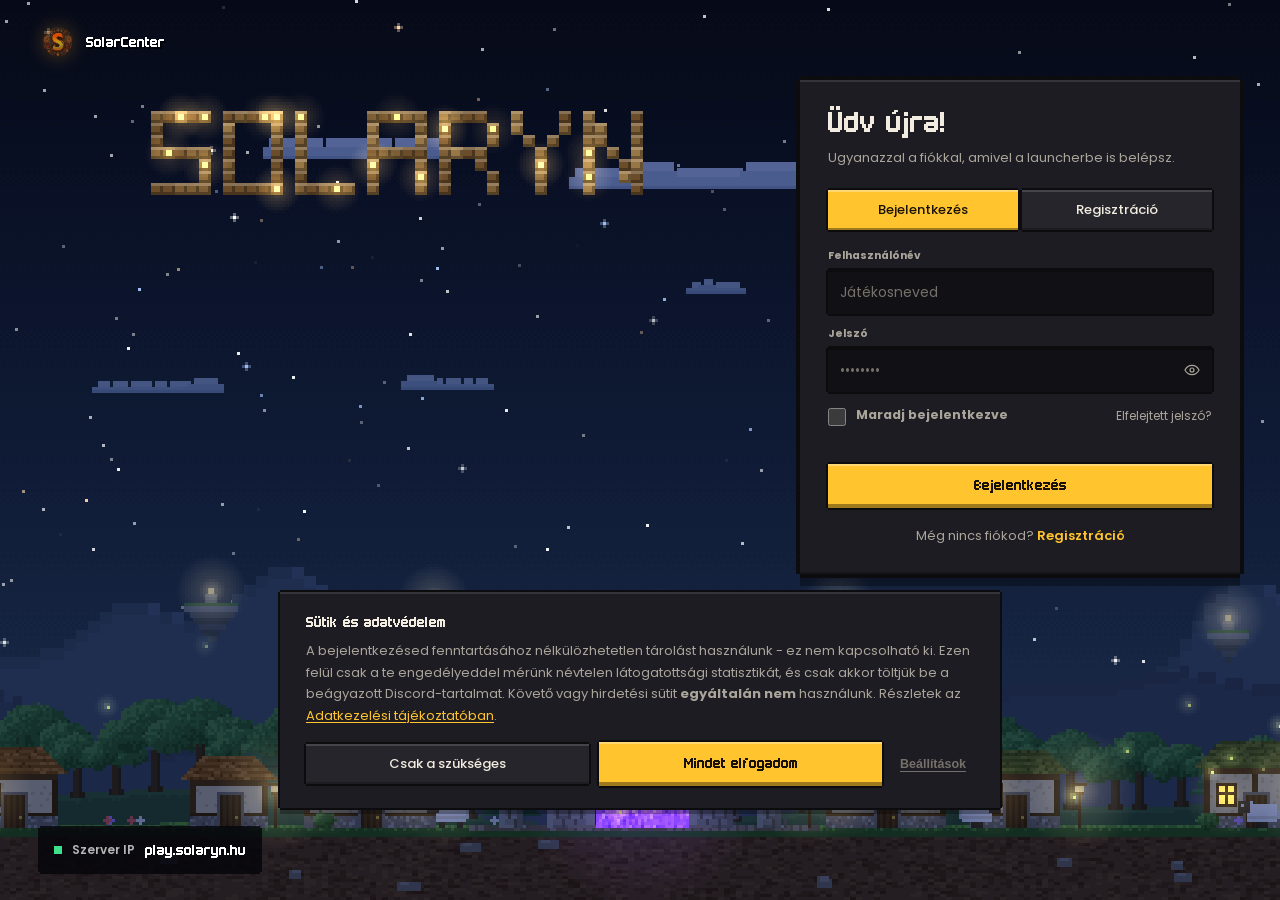
<file: index.html>
<!DOCTYPE html>
<html lang="hu">
<head>
  <meta charset="UTF-8" />
  <meta http-equiv="Content-Security-Policy" content="default-src 'self'; script-src 'self' https://challenges.cloudflare.com; style-src 'self' 'unsafe-inline'; img-src 'self' data: blob: https://api.solaryn.hu:25572 https://cdn.discordapp.com https://media.discordapp.net; connect-src 'self' https://api.solaryn.hu:25572; media-src 'self' blob: https://api.solaryn.hu:25572; font-src 'self' data:; frame-src https://discord.com https://challenges.cloudflare.com; worker-src 'self' blob:; object-src 'none'; base-uri 'self'; form-action 'self'; upgrade-insecure-requests" />
  <meta name="referrer" content="strict-origin-when-cross-origin" />
  <meta name="viewport" content="width=device-width, initial-scale=1, viewport-fit=cover" />

  <title>SolarCenter</title>
  <meta name="description" content="A SolarynNetwork hivatalos játékosportálja: skin és kiegészítők kezelése, PrémiumPont, rangok, egyenleg, szankciók feloldása és fiókbiztonság - egy helyen." />
  <meta name="author" content="SolarynNetwork" />
  <meta name="theme-color" content="#0a0a0d" />
  <meta name="color-scheme" content="dark" />
  <meta name="robots" content="index, follow, max-image-preview:large" />
  <link rel="canonical" href="https://center.solaryn.hu/" />

  <link rel="icon" type="image/png" href="assets/solaryn-icon.png" />
  <link rel="apple-touch-icon" href="assets/solaryn-icon.png" />
  <link rel="manifest" href="site.webmanifest" />

  <meta property="og:type" content="website" />
  <meta property="og:site_name" content="SolarynNetwork" />
  <meta property="og:locale" content="hu_HU" />
  <meta property="og:url" content="https://center.solaryn.hu/" />
  <meta property="og:title" content="SolarCenter | Solaryn Network" />
  <meta property="og:description" content="A SolarynNetwork hivatalos játékosportálja: skin és kiegészítők kezelése, PrémiumPont, rangok, egyenleg, szankciók feloldása és fiókbiztonság - egy helyen." />
  <meta property="og:image" content="https://center.solaryn.hu/assets/solaryn-wordmark.png" />
  <meta property="og:image:alt" content="SolarynNetwork logó" />
  <meta name="twitter:card" content="summary_large_image" />
  <meta name="twitter:title" content="SolarCenter | Solaryn Network" />
  <meta name="twitter:description" content="A SolarynNetwork hivatalos játékosportálja: skin, kiegészítők, PrémiumPont, rangok és fiókbiztonság egy helyen." />
  <meta name="twitter:image" content="https://center.solaryn.hu/assets/solaryn-wordmark.png" />

  <link rel="preconnect" href="https://api.solaryn.hu:25572" crossorigin />
  <link rel="dns-prefetch" href="https://api.solaryn.hu" />
  <link rel="preload" as="font" type="font/woff" href="assets/fonts/solaryn-block.woff" crossorigin />

  <script src="theme.js?v=20261106a"></script>
  <link rel="stylesheet" href="style.css?v=20261103a" />
  <link rel="stylesheet" href="ui.css?v=20261014a" />
  <link rel="stylesheet" href="design.css?v=20261103a" />
  <link rel="stylesheet" href="seasonal.css?v=20261014a" />
  <link rel="stylesheet" href="block.css?v=20261115a" />

  <script type="application/ld+json">
  {
    "@context": "https://schema.org",
    "@type": "WebSite",
    "name": "SolarCenter",
    "alternateName": "SolarynNetwork játékosportál",
    "url": "https://center.solaryn.hu/",
    "inLanguage": "hu",
    "publisher": {
      "@type": "Organization",
      "name": "SolarynNetwork",
      "url": "https://www.solaryn.hu",
      "logo": "https://center.solaryn.hu/assets/solaryn-icon.png"
    }
  }
  </script>
</head>
<body>
  <a class="skip-link" href="#appMainContent">Ugrás a tartalomra</a>

  <canvas id="particleCanvas" class="particle-canvas" aria-hidden="true"></canvas>

  <canvas id="authSky" class="auth-sky" aria-hidden="true"></canvas>
  <div class="boot-chip" aria-hidden="true"><img src="assets/solaryn-icon.png" alt="" width="32" height="32" /><span>Betöltés</span></div>

  <section id="authScreen" class="auth-screen" data-auth-mode="login">
    <div class="auth-split">
      <aside class="auth-info-side">
        <div class="auth-brand">
          <img class="brand-logo-img" src="assets/solaryn-icon.png" alt="Solaryn" />
          <div class="auth-brand-name">SolarCenter</div>
        </div>
        <button type="button" class="auth-ip-pill" id="authIpCopy" data-ip="play.solaryn.hu" title="Kattints a másoláshoz">
          <span class="auth-ip-dot" aria-hidden="true"></span>
          <span class="auth-ip-label">Szerver IP</span>
          <b>play.solaryn.hu</b>
        </button>
      </aside>

      <div class="auth-form-side">
        <div class="auth-heading">
          <h1 id="authHeading">Üdv újra!</h1>
          <p id="authSubheading">Ugyanazzal a fiókkal, amivel a launcherbe is belépsz.</p>
        </div>

        <div class="auth-tabs" role="tablist">
          <button class="auth-tab active" data-tab="login" role="tab">Bejelentkezés</button>
          <button class="auth-tab" data-tab="register" role="tab">Regisztráció</button>
        </div>

        <form class="auth-form" id="loginForm">
          <label for="authUser">Felhasználónév</label>
          <input id="authUser" class="auth-input-icon auth-icon-user" type="text" autocomplete="username" placeholder="Játékosneved" />
          <label for="authPass">Jelszó</label>
          <input id="authPass" class="auth-input-icon auth-icon-lock" type="password" autocomplete="current-password" placeholder="••••••••" />
          <div class="auth-login-row">
            <label class="check-row auth-remember-row">
              <input type="checkbox" id="authRememberMe" />
              <span>Maradj bejelentkezve</span>
            </label>
            <a href="#" id="btnForgotPassword" class="auth-forgot-link">Elfelejtett jelszó?</a>
          </div>
          <div id="authError" class="auth-error"></div>
          <button type="submit" id="authSubmit" class="btn-glow">Bejelentkezés</button>
          <p class="auth-switch-hint">Még nincs fiókod? <span class="link-inline" id="switchToRegister">Regisztráció</span></p>
        </form>

        <div class="auth-form hidden" id="registerForm">
          <div class="auth-section">
            <div class="auth-section-title">Fiókadatok</div>
            <label for="regUser">Játékos név *</label>
            <input id="regUser" class="auth-input-icon auth-icon-user" type="text" autocomplete="username" placeholder="Ezzel a névvel jelensz meg" />

            <div class="form-row-2">
              <div>
                <label for="regEmail">Email cím *</label>
                <input id="regEmail" class="auth-input-icon auth-icon-mail" type="email" autocomplete="email" placeholder="pl. nev@gmail.com" />
              </div>
              <div>
                <label for="regEmail2">Email cím újra *</label>
                <input id="regEmail2" class="auth-input-icon auth-icon-mail" type="email" autocomplete="off" placeholder="Még egyszer" />
              </div>
            </div>
            <p class="email-hint">Csak ismert szolgáltató címe fogadható el (pl. gmail.com, freemail.hu, citromail.hu, outlook.com, hotmail.com, icloud.com). Regisztráció után a megerősítő levélben lévő linkre kell kattintanod.</p>

            <div class="form-row-2">
              <div>
                <label for="regPass">Jelszó *</label>
                <input id="regPass" class="auth-input-icon auth-icon-lock" type="password" autocomplete="new-password" placeholder="Legalább 6 karakter" />
              </div>
              <div>
                <label for="regPass2">Jelszó újra *</label>
                <input id="regPass2" class="auth-input-icon auth-icon-lock" type="password" autocomplete="new-password" placeholder="Még egyszer" />
              </div>
            </div>
            <div class="pw-meter" id="regPwMeter" data-level="0" aria-live="polite">
              <div class="pw-meter-bars" aria-hidden="true"><i></i><i></i><i></i><i></i></div>
              <span class="pw-meter-text" id="regPwMeterText">Adj meg egy jelszót</span>
            </div>
          </div>

          <div class="auth-section">
            <div class="auth-section-title">Rólad</div>
            <div class="auth-about-grid">
              <div>
                <label>Születési dátum *</label>
                <div class="form-row-3">
                  <select id="regYear" aria-label="Év"><option value="">Év</option></select>
                  <select id="regMonth" aria-label="Hónap"><option value="">Hónap</option></select>
                  <select id="regDay" aria-label="Nap"><option value="">Nap</option></select>
                </div>
              </div>
              <div>
                <label for="regCreatorCode">Support / Creator kód</label>
                <input id="regCreatorCode" class="auth-input-icon auth-icon-gift" type="text" autocomplete="off" placeholder="Nem kötelező" />
              </div>
            </div>
          </div>

          <div class="auth-section">
            <div class="auth-section-title">Nyilatkozatok</div>
            <div class="form-checks">
              <label class="check-row">
                <input type="checkbox" id="regTerms" />
                <span>Elfogadom az <a href="#legal" class="link-inline" data-legal-modal="aszf">ÁSZF</a>-et, és elolvastam az <a href="#legal" class="link-inline" data-legal-modal="adatkezeles">Adatkezelési tájékoztatót</a>. *</span>
              </label>
              <label class="check-row">
                <input type="checkbox" id="regAge" />
                <span>Megerősítem, hogy betöltöttem a 14. életévemet, vagy szülőm/törvényes képviselőm hozzájárult. *</span>
              </label>
              <label class="check-row">
                <input type="checkbox" id="regMarketing" />
                <span>Hozzájárulok a marketing célú
                  <select id="regMarketingChannel" class="inline-select">
                    <option value="email_sms">Email és SMS</option>
                    <option value="email">Csak Email</option>
                    <option value="sms">Csak SMS</option>
                  </select>
                  megkeresésekhez.
                </span>
              </label>
            </div>
          </div>

          <div id="registerCaptcha" class="captcha-box hidden"></div>
          <div id="registerError" class="auth-error"></div>
          <button id="registerSubmit" class="btn-glow">Fiók létrehozása</button>
          <p class="auth-switch-hint">Már van fiókod? <span class="link-inline" id="switchToLogin">Bejelentkezés</span></p>
        </div>
      </div>
    </div>
  </section>

  <section id="lockedScreen" class="auth-screen hidden">
    <div class="auth-split locked-split">
      <div class="auth-form-side locked-form-side">
        <div class="auth-brand">
          <img class="brand-logo-img" src="assets/solaryn-icon.png" alt="Solaryn" />
          <div class="auth-brand-name">SOLARCENTER<small>Solaryn Network</small></div>
        </div>
        <div class="ban-modal-icon">
          <svg viewBox="0 0 24 24" width="40" height="40"><circle cx="12" cy="12" r="9" fill="none" stroke="currentColor" stroke-width="2.2"/><line x1="6" y1="18" x2="18" y2="6" stroke="currentColor" stroke-width="2.2" stroke-linecap="round"/></svg>
        </div>
        <h1 class="ban-modal-title">A karaktered zárolás alá került</h1>
        <p class="ban-modal-desc">Ameddig a zárolás fennáll, nem tudod használni a SolarCentert és a SolarLaunchert sem.</p>
        <div class="locked-sanctions hidden" id="lockedSanctionsWrap">
          <span class="locked-sanctions-label">Aktív szankcióid</span>
          <div class="profile-sanction-status" id="lockedSanctionStatus"></div>
        </div>
        <div class="ban-modal-details">
          <div class="ban-modal-row"><span>Indok</span><b id="lockedReasonText">-</b></div>
        </div>
        <button type="button" class="btn-glow btn-glow-orange" id="btnLogoutLocked">Kijelentkezés</button>
      </div>
    </div>
  </section>

  <div id="appScreen" class="app-shell hidden">
    <nav class="app-sidebar" id="appSidebar" aria-label="Fő navigáció">
      <div class="app-brand">
        <img class="brand-logo-img" src="assets/solaryn-icon.png" alt="" width="34" height="34" />
        <div class="auth-brand-name">SOLARCENTER<small>Solaryn Network</small></div>
      </div>

      <div class="app-nav">
        <button class="app-nav-item" data-view="home">
          <svg viewBox="0 0 24 24"><path d="M3 11l9-8 9 8v9a1 1 0 0 1-1 1h-5v-6H9v6H4a1 1 0 0 1-1-1z"/></svg>
          <span>Főoldal</span>
        </button>

        <div class="app-nav-group" data-nav-group="character">
          <button type="button" class="app-nav-item app-nav-group-head">
            <svg viewBox="0 0 24 24"><path d="M12 12a4 4 0 1 0-4-4 4 4 0 0 0 4 4zm0 2c-4 0-8 2-8 5v1h16v-1c0-3-4-5-8-5z"/></svg>
            <span>Karakter</span>
            <svg class="app-nav-caret" viewBox="0 0 24 24" fill="none" stroke="currentColor" stroke-width="2.2" stroke-linecap="round" stroke-linejoin="round"><path d="M8 10l4 4 4-4"/></svg>
          </button>
          <div class="app-nav-sub">
            <button class="app-nav-item" data-view="skin"><span>Skin / köpeny</span></button>
            <button class="app-nav-item" data-view="cosmetics"><span>Kiegészítők</span></button>
            <button class="app-nav-item" data-view="market"><span>Piac</span></button>
            <button class="app-nav-item" data-view="trades">
              <span>Csere ajánlatok</span>
              <span class="app-nav-badge hidden" id="navTradeBadge">0</span>
            </button>
          </div>
        </div>

        <div class="app-nav-group" data-nav-group="coin">
          <button type="button" class="app-nav-item app-nav-group-head">
            <svg viewBox="0 0 24 24"><path d="M12 2a10 10 0 1 0 10 10A10 10 0 0 0 12 2zm1 15.9v1.1h-2v-1.1a3.6 3.6 0 0 1-2.8-2.4l1.8-.7a1.8 1.8 0 0 0 1.8 1.3c.8 0 1.4-.4 1.4-1s-.5-.9-1.7-1.2c-1.8-.5-3-1.2-3-2.9a2.8 2.8 0 0 1 2.5-2.6V7.3h2v1.1a3.2 3.2 0 0 1 2.3 2l-1.8.7a1.5 1.5 0 0 0-1.5-1.1c-.7 0-1.2.3-1.2.9s.6.8 1.8 1.2c1.9.5 2.9 1.3 2.9 2.9a2.9 2.9 0 0 1-2.5 2.9z"/></svg>
            <span>PrémiumPont</span>
            <svg class="app-nav-caret" viewBox="0 0 24 24" fill="none" stroke="currentColor" stroke-width="2.2" stroke-linecap="round" stroke-linejoin="round"><path d="M8 10l4 4 4-4"/></svg>
          </button>
          <div class="app-nav-sub">
            <button class="app-nav-item" data-view="coin"><span>Vásárlás</span></button>
            <button class="app-nav-item" data-view="wallet"><span>Egyenleg</span></button>
            <button class="app-nav-item" data-view="transfer"><span>Átutalás</span></button>
            <button class="app-nav-item" data-view="redeem"><span>Kódbeváltás</span></button>
            <button class="app-nav-item" data-view="ledger"><span>Napló</span></button>
          </div>
        </div>

        <button class="app-nav-item" data-view="ranks">
          <svg viewBox="0 0 24 24"><path d="M3 8l4 3 5-6 5 6 4-3-2 11H5z" fill="none" stroke="currentColor" stroke-width="1.8" stroke-linejoin="round"/></svg>
          <span>Rangok</span>
        </button>
        <button class="app-nav-item" data-view="sanction">
          <svg viewBox="0 0 24 24"><path d="M12 2l8 3.5v6c0 5-3.4 8.6-8 10.5-4.6-1.9-8-5.5-8-10.5v-6z"/></svg>
          <span>Kitiltáscsökkentés</span>
        </button>

        <div class="app-nav-group" data-nav-group="community">
          <button type="button" class="app-nav-item app-nav-group-head">
            <svg viewBox="0 0 24 24"><path d="M11 2a5 5 0 1 0 5 5 5 5 0 0 0-5-5zm-8.5 20a8.5 8.5 0 0 1 17 0zM19 8a3.5 3.5 0 1 0 0 7 .5.5 0 0 0 0-1 2.5 2.5 0 1 1 0-5 .5.5 0 0 0 0-1z"/></svg>
            <span>Közösség</span>
            <svg class="app-nav-caret" viewBox="0 0 24 24" fill="none" stroke="currentColor" stroke-width="2.2" stroke-linecap="round" stroke-linejoin="round"><path d="M8 10l4 4 4-4"/></svg>
          </button>
          <div class="app-nav-sub">
            <button class="app-nav-item" data-view="players"><span>Játékosok</span></button>
            <button class="app-nav-item" data-view="casino"><span>Casino</span></button>
            <button class="app-nav-item hidden" data-view="mediaCalendar" id="navMediaCalendar"><span>Média naptár</span></button>
            <button class="app-nav-item hidden" data-view="staffApply" id="navStaffApply">
              <span>Tagfelvétel</span>
              <span class="app-nav-badge hidden" id="navStaffApplyBadge">1</span>
            </button>
          </div>
        </div>

        <button class="app-nav-item" data-view="security">
          <svg viewBox="0 0 24 24" fill="none" stroke="currentColor" stroke-width="1.6"><path d="M12 2l7 3v6c0 5-3.4 8.4-7 11-3.6-2.6-7-6-7-11V5z" stroke-linejoin="round"/><path d="M9 12l2 2 4-4" stroke-linecap="round" stroke-linejoin="round"/></svg>
          <span>Biztonság</span>
        </button>

        <div class="app-nav-group admin-nav-item hidden" data-nav-group="admin">
          <button type="button" class="app-nav-item app-nav-group-head">
            <svg viewBox="0 0 24 24" fill="none" stroke="currentColor" stroke-width="1.7"><path d="M12 3l7 3v5.5c0 4.6-3 7.8-7 9.5-4-1.7-7-4.9-7-9.5V6z" stroke-linejoin="round"/><path d="M12 9v4M12 15.6v.1" stroke-linecap="round"/></svg>
            <span>Admin</span>
            <svg class="app-nav-caret" viewBox="0 0 24 24" fill="none" stroke="currentColor" stroke-width="2.2" stroke-linecap="round" stroke-linejoin="round"><path d="M8 10l4 4 4-4"/></svg>
          </button>
          <div class="app-nav-sub">
            <button class="app-nav-item admin-nav-item hidden" data-view="staffTasks" id="navStaffTasks"><span>Teendők</span><span class="app-nav-badge hidden" id="navStaffTasksBadge"></span></button>
            <button class="app-nav-item admin-nav-item hidden" data-view="shopLock" data-permission="global.shopLock"><span>Vásárlások leállítása</span><span class="app-nav-badge hidden" id="navShopLockBadge">Le</span></button>
            <button class="app-nav-item admin-nav-item hidden" data-view="paymentsAdmin" data-permission="global.paymentsManage"><span>Fizetés (Tebex)</span><span class="app-nav-badge hidden" id="navTebexBadge">Teszt</span></button>
            <button class="app-nav-item admin-nav-item hidden" data-view="registeredPlayers" data-permission="global.playersList"><span>Regisztrált játékosok</span></button>
            <button class="app-nav-item admin-nav-item hidden" data-view="purchaseLogs" data-permission="global.logs"><span>Vásárlás napló</span></button>
            <button class="app-nav-item admin-nav-item hidden" data-view="staffActionLogs" data-permission="global.staffActionLogs"><span>Napló (admin)</span></button>
            <button class="app-nav-item admin-nav-item hidden" data-view="staffStats" data-permission="global.staffStats"><span>Csapat statisztika</span></button>
            <button class="app-nav-item admin-nav-item hidden" data-view="revenue" data-permission="global.revenue"><span>Havi bevétel</span></button>
            <button class="app-nav-item admin-nav-item hidden" data-view="analytics" data-permission="global.analytics"><span>Látogatottság</span></button>
            <button class="app-nav-item admin-nav-item hidden" data-view="newsAdmin" data-permission="global.newsManage"><span>Felhívások</span></button>
            <button class="app-nav-item admin-nav-item hidden" data-view="badges" data-permission="global.badgesManage"><span>Jelvények</span></button>
            <button class="app-nav-item admin-nav-item hidden" data-view="defaultMediaAdmin" data-permission="global.defaultMediaManage"><span>Alap skinek</span></button>
            <button class="app-nav-item admin-nav-item hidden" data-view="nameRules" data-permission="global.nameRulesManage"><span>Tiltott nevek</span></button>
            <button class="app-nav-item admin-nav-item hidden" data-view="rankPerksAdmin" data-permission="global.rankPerksManage"><span>Rangok jogai</span></button>
            <button class="app-nav-item admin-nav-item hidden" data-view="staffAppsAdmin" data-permission="global.staffAppsManage"><span>Tagfelvételek</span></button>
            <button class="app-nav-item admin-nav-item hidden" data-view="cosmeticsAdmin" data-permission="global.cosmeticsManage,global.cosmeticsMarketManage"><span>Kiegészítők</span></button>
            <button class="app-nav-item admin-nav-item hidden" data-view="bundlesAdmin" data-permission="global.bundlesManage"><span>Csomagok</span></button>
            <button class="app-nav-item admin-nav-item hidden" data-view="mobsAdmin" data-permission="global.mobsManage"><span>Mobok</span></button>
            <button class="app-nav-item admin-nav-item hidden" data-view="discounts" data-permission="global.discountsManage"><span>Akciók</span></button>
            <button class="app-nav-item admin-nav-item hidden" data-view="coupons" data-permission="global.couponsManage"><span>Kuponok</span></button>
            <button class="app-nav-item admin-nav-item hidden" data-view="creatorCodes" data-permission="global.creatorCodesManage"><span>Creator kódok</span></button>
            <button class="app-nav-item admin-nav-item hidden" data-view="seasonalThemesAdmin" data-permission="global.seasonalThemesManage"><span>Szezonális témák</span></button>
            <button class="app-nav-item admin-nav-item hidden" data-view="permissions" id="navPermissionsBtn"><span>Jogok</span></button>
          </div>
        </div>
      </div>

      <div class="app-nav-spacer"></div>

      <div class="app-nav-bottom">
        <button class="app-nav-item" data-view="faq">
          <svg viewBox="0 0 24 24" fill="none" stroke="currentColor" stroke-width="1.9"><circle cx="12" cy="12" r="9"/><path d="M9.4 9.2a2.7 2.7 0 0 1 5.2.9c0 1.8-2.6 2.2-2.6 3.9" stroke-linecap="round"/><circle cx="12" cy="17.2" r="1" fill="currentColor" stroke="none"/></svg>
          <span>GYIK</span>
        </button>
        <a class="app-nav-item" href="https://dc.solaryn.hu" target="_blank" rel="noopener noreferrer">
          <svg viewBox="0 0 24 24"><path d="M20 5.5A17 17 0 0 0 15.7 4l-.3.6a13 13 0 0 1 3.6 1.3A15 15 0 0 0 12 4a15 15 0 0 0-7 1.9A13 13 0 0 1 8.6 4.6L8.3 4A17 17 0 0 0 4 5.5C1.8 9 1.2 12.4 1.4 15.8a17 17 0 0 0 4.9 2.4l.8-1.3a10 10 0 0 1-1.6-.7l.4-.3a12 12 0 0 0 10.2 0l.4.3a10 10 0 0 1-1.6.7l.8 1.3a17 17 0 0 0 4.9-2.4c.3-4.2-.6-7.6-2.6-10.3zM8.9 14.3c-.8 0-1.5-.8-1.5-1.7s.6-1.7 1.5-1.7 1.5.8 1.5 1.7-.6 1.7-1.5 1.7zm6.2 0c-.8 0-1.5-.8-1.5-1.7s.6-1.7 1.5-1.7 1.5.8 1.5 1.7-.7 1.7-1.5 1.7z"/></svg>
          <span>Discord</span>
        </a>
        <div class="app-nav-version" id="centerVersion"></div>
      </div>
    </nav>

    <div class="app-main">
      <div class="app-topbar">
        <button type="button" class="topbar-brand" data-view-link="home" aria-label="Főoldal">
          <img src="assets/solaryn-icon.png" alt="" width="32" height="32" />
          <span>SolarCenter</span>
        </button>
        <div class="topbar-spacer"></div>
        <div class="topbar-theme" id="topbarThemeBtn" role="button" tabindex="0" aria-label="Világ és téma választása" title="Világ választása">
          <span class="topbar-theme-ico" id="topbarThemeIco"></span>
          <span class="topbar-theme-name" id="topbarThemeName"></span>
          <div class="topbar-theme-dropdown hidden" id="topbarThemeDropdown"></div>
        </div>
        <div class="topbar-user" id="topbarUserBtn">
          <canvas class="topbar-avatar" id="topbarAvatar" width="32" height="32"></canvas>
          <div class="topbar-user-text">
            <span id="topbarUsername"></span>
            <span class="topbar-pp-badge">
              <img src="assets/pp-coin.svg" alt="PP" />
              <span id="topbarPpValue">0 PP</span>
            </span>
            <span class="topbar-pp-badge topbar-wallet-badge">
              <svg viewBox="0 0 24 24" width="14" height="14" fill="none" stroke="currentColor" stroke-width="1.8"><rect x="2" y="6" width="20" height="14" rx="2.5"/><path d="M2 10.5h20"/><circle cx="17" cy="14.5" r="1.3" fill="currentColor" stroke="none"/></svg>
              <span id="topbarWalletValue">0 Ft</span>
            </span>
          </div>
          <svg class="topbar-caret" viewBox="0 0 24 24" width="12" height="12"><path fill="currentColor" d="M7 10l5 5 5-5z"/></svg>

          <div class="topbar-dropdown hidden" id="topbarDropdown">
            <button id="btnManageAccounts">
              <svg viewBox="0 0 24 24" width="15" height="15"><path fill="none" stroke="currentColor" stroke-width="2" stroke-linecap="round" stroke-linejoin="round" d="M17 21v-2a4 4 0 0 0-4-4H5a4 4 0 0 0-4 4v2"/><circle cx="9" cy="7" r="4" fill="none" stroke="currentColor" stroke-width="2"/><path d="M23 21v-2a4 4 0 0 0-3-3.87M16 3.13a4 4 0 0 1 0 7.75" fill="none" stroke="currentColor" stroke-width="2" stroke-linecap="round"/></svg>
              <span>Fiókok kezelése</span>
            </button>
            <button id="btnLogout">
              <svg viewBox="0 0 24 24" width="15" height="15"><path fill="none" stroke="currentColor" stroke-width="2" stroke-linecap="round" stroke-linejoin="round" d="M16 17l5-5-5-5M21 12H9m3 9H5a2 2 0 0 1-2-2V5a2 2 0 0 1 2-2h7"/></svg>
              <span>Kijelentkezés</span>
            </button>
          </div>
        </div>
      </div>

      <main class="app-content" id="appMainContent" tabindex="-1">
        <div class="shop-lock-banner hidden" id="shopLockBanner" role="status"></div>
        <div class="card-pay-test-banner hidden" id="cardPayTestBanner" role="status">Teszt mód: a kártyás fizetést most csak a tesztelők látják, a többi játékosnál a gomb le van tiltva.</div>

        <section class="view active" data-view="home">
          <header class="home-head">
            <div class="home-id">
              <p class="home-greet" id="homeGreet">Üdv,</p>
              <h1 class="page-title home-name"><span id="homeUsername"></span></h1>
              <div class="profile-name-row">
                <div class="profile-name" id="profileName"></div>
                <span class="name-badges" id="profileNameBadges"></span>
              </div>
              <p class="profile-empty-skin" id="profileSkinNote"></p>
              <div id="profileDiscordLink"></div>
              <div id="profileSanctionStatus" class="profile-sanction-status"></div>
              <div class="game-account-note hidden" id="profileGameAccountNote" role="note">
                <b>Játékbeli fiók (nem Solaryn-fiók)</b>
                <span>Az átutalást, a kaszinót és a Center többi részét ugyanúgy használhatod. A kupon, a kiegészítők és a launcher a véglegesítés után érhetők el: jelentkezz ki, és a Regisztráció fülön add meg ugyanezt a nevet, a jelszavad és egy email címet - minden játékadatod megmarad.</span>
              </div>
              <button type="button" class="home-ip" id="homeIpCopy" title="Kattints a másoláshoz"><i aria-hidden="true"></i><b>play.solaryn.hu</b><span>IP másolása</span></button>
            </div>
            <div class="home-skin">
              <canvas id="homeSkinCanvas" width="340" height="460"></canvas>
            </div>
          </header>

          <div class="home-stat-row">
            <div id="statBadgeGrid" class="stat-badge-grid"></div>
            <div class="card wallet-highlight-card">
              <div class="stat-badge-icon" id="homeWalletIcon"></div>
              <div class="wallet-highlight-text">
                <div class="wallet-highlight-label">Egyenleged</div>
                <div class="wallet-highlight-value" id="homeWalletBalance">0 Ft</div>
              </div>
            </div>
          </div>

          <div class="content-grid">
            <div>
              <div class="card news-card hidden" id="homeNewsCard">
                <div class="card-title">Legfrissebb hír</div>
                <img class="news-card-image hidden" id="homeNewsImage" alt="" loading="lazy" decoding="async" />
                <div class="news-card-title" id="homeNewsTitle"></div>
                <div class="news-card-meta" id="homeNewsMeta"></div>
                <p class="news-card-content" id="homeNewsContent"></p>
              </div>

              <div class="card" id="homeFriendsCard">
                <div class="card-title">Barátaid</div>
                <div id="homeFriendsGrid" class="player-result-grid"></div>
                <p class="player-result-note hidden" id="homeFriendsEmpty">Még nincs egyetlen barátod sem - a szerveren a /fr add &lt;név&gt; paranccsal küldhetsz barátkérelmet.</p>
              </div>

              <div class="card staff-stats-card hidden" id="homeStaffStatsCard">
                <div class="card-title">Havi statisztikád <span class="staff-stats-rank" id="homeStaffStatsRank"></span></div>
                <p class="staff-stats-note" id="homeStaffStatsMonth"></p>
                <div class="staff-stats-grid">
                  <div class="staff-stat">
                    <div class="staff-stat-value" id="homeStaffStatPlaytime">0ó</div>
                    <div class="staff-stat-label">Játékidőd</div>
                  </div>
                  <div class="staff-stat">
                    <div class="staff-stat-value" id="homeStaffStatMutes">0</div>
                    <div class="staff-stat-label">Némításaid</div>
                  </div>
                  <div class="staff-stat">
                    <div class="staff-stat-value" id="homeStaffStatBans">0</div>
                    <div class="staff-stat-label">Kitiltásaid</div>
                  </div>
                  <div class="staff-stat">
                    <div class="staff-stat-value" id="homeStaffStatTickets">0</div>
                    <div class="staff-stat-label">Lezárt ticketjeid</div>
                  </div>
                </div>
                <div class="staff-points-strip" id="homeStaffPoints">
                  <div class="staff-points-main">
                    <span class="staff-points-label">Pontjaid ebben a hónapban</span>
                    <span class="staff-points-value" id="homeStaffPointsValue">0</span>
                  </div>
                  <div class="staff-points-side">
                    <span class="staff-points-prev" id="homeStaffPointsPrev"></span>
                  </div>
                </div>
              </div>
            </div>

            <div class="side-rail-col home-side-col">
            <div class="card playtime-week-card" id="homePlaytimeCard">
              <div class="playtime-week-head">
                <div>
                  <div class="card-title" id="homePlaytimeTitle">Heti online időd</div>
                  <div class="playtime-week-sub" id="homePlaytimeRange">Az elmúlt 7 nap</div>
                  <div class="pt-range-switch" role="radiogroup" aria-label="Időszak">
                    <button type="button" class="active" data-pt-range="week" role="radio" aria-checked="true">Heti</button>
                    <button type="button" data-pt-range="month" role="radio" aria-checked="false">Havi</button>
                  </div>
                </div>
                <div class="playtime-week-total">
                  <span class="playtime-week-total-value" id="homePlaytimeTotal">0 óra</span>
                  <span class="playtime-week-total-label">összesen</span>
                </div>
              </div>
              <div class="playtime-chart" id="homePlaytimeChart" role="img" aria-label="Heti online idő oszlopdiagram"></div>
              <p class="playtime-week-note hidden" id="homePlaytimeEmpty">Ezen a héten még nem játszottál - amint felcsatlakozol a szerverre, itt látod majd a napi bontást.</p>
              <table class="sr-only" id="homePlaytimeTable"><caption>Napi online idő</caption><thead><tr><th scope="col">Nap</th><th scope="col">Online idő</th></tr></thead><tbody></tbody></table>
            </div>

            <div class="card discord-card">
              <div class="discord-card-header">
                <svg viewBox="0 0 24 24" width="18" height="18"><path fill="currentColor" d="M20 5.5A17 17 0 0 0 15.7 4l-.3.6a13 13 0 0 1 3.6 1.3A15 15 0 0 0 12 4a15 15 0 0 0-7 1.9A13 13 0 0 1 8.6 4.6L8.3 4A17 17 0 0 0 4 5.5C1.8 9 1.2 12.4 1.4 15.8a17 17 0 0 0 4.9 2.4l.8-1.3a10 10 0 0 1-1.6-.7l.4-.3a12 12 0 0 0 10.2 0l.4.3a10 10 0 0 1-1.6.7l.8 1.3a17 17 0 0 0 4.9-2.4c.3-4.2-.6-7.6-2.6-10.3zM8.9 14.3c-.8 0-1.5-.8-1.5-1.7s.6-1.7 1.5-1.7 1.5.8 1.5 1.7-.6 1.7-1.5 1.7zm6.2 0c-.8 0-1.5-.8-1.5-1.7s.6-1.7 1.5-1.7 1.5.8 1.5 1.7-.7 1.7-1.5 1.7z"/></svg>
                <span>Discord közösség</span>
              </div>
              <div class="discord-card-body">
                <div class="embed-placeholder"
                     data-embed-src="https://discord.com/widget?id=1458836378493391046&amp;theme=dark"
                     data-embed-title="Solaryn Discord közösségi widget"
                     data-embed-class="discord-widget-frame"
                     data-embed-height="420">
                  <span>A Discord-widget megjelenítéséhez a beágyazott tartalmak engedélyezése szükséges, mert a betöltéssel a Discord szervere adatot kap rólad.</span>
                  <button type="button" class="btn-outline" id="btnEnableEmbeds">Beágyazott tartalom engedélyezése</button>
                </div>
                <a href="https://dc.solaryn.hu" target="_blank" rel="noopener noreferrer" class="btn-discord">Csatlakozás</a>
              </div>
            </div>
            </div>
          </div>
        </section>

        <section class="view" data-view="wallet">
          <h1 class="page-title">Egyenleg</h1>
          <p class="page-note">Az Egyenleg forintban vezetett keret. Feltöltheted kártyával (a Tebexen, euróban), vagy PrémiumPontból is visszaválthatod. Belőle bármit megvehetsz újabb fizetés nélkül.</p>

          <div class="content-grid">
            <div>
              <div class="card transfer-card">
                <div class="redeem-icon">
                  <svg viewBox="0 0 24 24" width="24" height="24" fill="none" stroke="currentColor" stroke-width="1.8"><rect x="2" y="6" width="20" height="14" rx="2.5"/><path d="M2 10.5h20"/><circle cx="17" cy="14.5" r="1.4" fill="currentColor" stroke="none"/></svg>
                </div>
                <p class="transfer-fee-note">Jelenlegi egyenleged: <b id="walletPageBalance">0 Ft</b></p>
                <label>Feltöltendő összeg (Ft)</label>
                <div class="topup-presets" id="walletTopupPresets"></div>
                <input type="number" id="walletTopupInput" placeholder="Vagy írd be az összeget" min="500" max="500000" step="500" />
                <div class="transfer-fee-note" id="walletTopupPreview"></div>
                <button type="button" class="btn-glow btn-glow-orange" id="btnWalletTopup">Feltöltés</button>
                <p class="redeem-result" id="walletTopupResult"></p>
              </div>
              <div class="card transfer-card pp-exchange-card hidden" id="ppExchangeCard"></div>
            </div>

            <div class="side-rail" data-side-rail="wallet"></div>
          </div>
        </section>

        <section class="view" data-view="coin">
          <h1 class="page-title">PrémiumPont</h1>
          <p class="page-note">Vásárolj PrémiumPont (PP) csomagokat, hogy hozzáférj a szerver exkluzív tartalmaihoz - a vásárlás után a PP azonnal megjelenik az egyenlegedben - a Centerben, a kliensben és minden szerveren.</p>

          <div class="content-grid">
            <div>
              <div class="bundle-shelf hidden" id="bundleShelf"></div>
              <div class="pkg-grid" id="coinPkgGrid"></div>

              <div class="info-box">
                <div class="info-box-title">
                  <svg viewBox="0 0 24 24" width="16" height="16"><path fill="currentColor" d="M12 2a10 10 0 1 0 10 10A10 10 0 0 0 12 2zm1 15h-2v-6h2zm0-8h-2V7h2z"/></svg>
                  Tudnivalók
                </div>
                <ul class="info-list">
                  <li>A vásárlás a bejelentkezett fiókodhoz kerül jóváírásra - nem kell külön beírnod a neved.</li>
                  <li>A jóváírás automatikus és <b>azonnali</b>.</li>
                  <li>Nem kell elérhetőnek lenned a szerveren sem a vásárláskor, sem a jóváíráskor.</li>
                </ul>
              </div>

              <div class="info-box">
                <div class="info-box-title">
                  <svg viewBox="0 0 24 24" width="16" height="16"><path fill="currentColor" d="M20 4H4a2 2 0 0 0-2 2v12a2 2 0 0 0 2 2h16a2 2 0 0 0 2-2V6a2 2 0 0 0-2-2zm0 4l-8 5-8-5V6l8 5 8-5z"/></svg>
                  Fizetési módok
                </div>
                <ul class="info-list">
                  <li>A kártyás fizetést a Tebex bonyolítja, euróban: bankkártyával vagy a Tebex fizetési oldalán felkínált más módon fizethetsz. A forintban feltöltött Egyenlegből forintban vásárolhatsz.</li>
                  <li>A fizetési adataidat a Tebex kezeli, mi bankkártyaadatot nem látunk és nem tárolunk.</li>
                </ul>
              </div>

              <div class="info-box">
                <div class="info-box-title">
                  <svg viewBox="0 0 24 24" width="16" height="16"><path fill="currentColor" d="M12 2a10 10 0 1 0 10 10A10 10 0 0 0 12 2zm1 15h-2v-6h2zm0-8h-2V7h2z"/></svg>
                  Nem kaptam meg amit vásároltam
                </div>
                <p class="info-text">A jóváírás a fizetés visszaigazolása után azonnal megtörténik. Ha pár perc múlva sincs meg, keresd a csapatot a Discordon.</p>
              </div>
            </div>

            <div class="side-rail" data-side-rail="coin"></div>
          </div>
        </section>

        <section class="view" data-view="ranks">
          <h1 class="page-title">Rangok</h1>
          <p class="page-note">Vásárolj rangot a felgyűjtött PrémiumPontodból - a rangot a plugin automatikusan beállítja, amint levonásra kerül a PP.</p>

          <div class="rank-compare" id="rankGrid"></div>

          <div class="content-grid rank-footer-grid">
            <div>
              <div class="info-box">
                <div class="info-box-title">
                  <svg viewBox="0 0 24 24" width="16" height="16"><path fill="currentColor" d="M12 2a10 10 0 1 0 10 10A10 10 0 0 0 12 2zm1 15h-2v-6h2zm0-8h-2V7h2z"/></svg>
                  Tudnivalók
                </div>
                <ul class="info-list">
                  <li>A rangokat kizárólag a <b>PrémiumPont</b>-egyenlegedből tudod megvásárolni, nem bankkártyával.</li>
                  <li>Ha nincs elég PP-d, a vásárlás nem történik meg, és a PP-d sem vonódik le.</li>
                  <li>A jóváírás automatikus és azonnali.</li>
                </ul>
              </div>
            </div>

            <div class="side-rail" data-side-rail="ranks"></div>
          </div>
        </section>

        <section class="view" data-view="transfer">
          <h1 class="page-title">Átutalás</h1>
          <p class="page-note">Küldj PrémiumPontot más játékosoknak - minden átutalásra 10% díj kerül felszámításra.</p>

          <div class="content-grid">
            <div>
              <div class="card transfer-card">
                <div class="redeem-icon">
                  <svg viewBox="0 0 24 24" width="24" height="24"><path d="M7 8h13M17 4l3 4-3 4M17 16H4M7 12l-3 4 3 4" fill="none" stroke="currentColor" stroke-width="2" stroke-linecap="round" stroke-linejoin="round"/></svg>
                </div>
                <label>Címzett felhasználóneve</label>
                <input type="text" id="transferRecipientInput" placeholder="Játékosnév" />
                <label>Mennyiség (PP)</label>
                <input type="number" id="transferAmountInput" placeholder="0" min="1" step="1" />
                <label for="transferNoteInput">Megjegyzés a címzettnek <span class="transfer-note-optional">(nem kötelező)</span></label>
                <input type="text" id="transferNoteInput" placeholder="Pl. Köszi a segítséget!" maxlength="100" autocomplete="off" />
                <div class="transfer-note-counter" id="transferNoteCounter">0 / 100 - a címzett az utalás megérkezésekor látja.</div>
                <div class="transfer-fee-note" id="transferFeeNote">Add meg az összeget a díj kiszámításához.</div>
                <button type="button" class="btn-glow btn-glow-orange" id="transferSubmitBtn">Átutalás</button>
                <p class="redeem-result" id="transferResult"></p>
              </div>
            </div>

            <div class="side-rail" data-side-rail="transfer"></div>
          </div>
        </section>

        <section class="view" data-view="ledger">
          <h1 class="page-title">Napló</h1>
          <p class="page-note">Minden esemény, ami a PrémiumPont-egyenlegedet érinti: átutalások, vásárlások és játékbeli vásárlások.</p>

          <div class="card ledger-filters">
            <div class="ledger-filter-row">
              <div class="ledger-filter-field">
                <label>Keresés</label>
                <input type="text" id="ledgerSearchInput" placeholder="Érintett vagy művelet..." />
              </div>
              <div class="ledger-filter-field">
                <label>Dátumtól</label>
                <input type="date" id="ledgerFromInput" />
              </div>
              <div class="ledger-filter-field">
                <label>Dátumig</label>
                <input type="date" id="ledgerToInput" />
              </div>
            </div>
          </div>

          <div class="ledger-table-wrap">
            <table class="ledger-table">
              <thead>
                <tr>
                  <th>Dátum</th>
                  <th>Érintett</th>
                  <th>Művelet</th>
                  <th>Részletek</th>
                  <th>Összeg</th>
                  <th>Neked maradt</th>
                </tr>
              </thead>
              <tbody id="ledgerTableBody"></tbody>
            </table>
            <p class="ledger-empty hidden" id="ledgerEmptyNote">Nincs egyetlen bejegyzés sem.</p>
          </div>
        </section>

        <section class="view" data-view="redeem">
          <h1 class="page-title">Kódbeváltás</h1>
          <p class="page-note">Írd be a hívásban vagy ajándékba kapott kódodat az alábbi mezőbe.</p>

          <div class="content-grid">
            <div>
              <div class="card redeem-card">
                <div class="redeem-icon">
                  <svg viewBox="0 0 24 24" width="24" height="24"><path fill="currentColor" d="M20 12v7a1 1 0 0 1-1 1H5a1 1 0 0 1-1-1v-7m16-4H4a1 1 0 0 0-1 1v3h18v-3a1 1 0 0 0-1-1zm-9 0V6a2 2 0 1 0-2 2m4-2v2m0-2a2 2 0 1 1 2 2"/></svg>
                </div>
                <div class="card-title" style="justify-content:center;">Ajándékkód</div>
                <input type="text" id="redeemInput" class="redeem-input" placeholder="Pl. NYAR2026" maxlength="12" autocomplete="off" spellcheck="false" />
                <button class="btn-glow" id="redeemSubmit">Beváltás</button>
                <p class="redeem-result" id="redeemResult"></p>
              </div>

              <div class="how-it-works">
                <div class="how-step">
                  <div class="how-step-num">1</div>
                  <div class="how-step-title">Szerezd meg a kódot</div>
                  <div class="how-step-desc">Discord eseményből, hívásból, vagy ajándékba kaptad valakitől.</div>
                </div>
                <div class="how-step">
                  <div class="how-step-num">2</div>
                  <div class="how-step-title">Add meg itt</div>
                  <div class="how-step-desc">Írd be pontosan, ahogy kaptad, majd kattints a Beváltásra.</div>
                </div>
                <div class="how-step">
                  <div class="how-step-num">3</div>
                  <div class="how-step-title">Vedd át a szerveren</div>
                  <div class="how-step-desc">A jutalom automatikusan jóváíródik a fiókodon, amint csatlakozol.</div>
                </div>
              </div>
            </div>

            <div class="side-rail" data-side-rail="redeem"></div>
          </div>
        </section>

        <section class="view" data-view="skin">
          <h1 class="page-title">Skin</h1>
          <p class="page-note">Egyedi skin feltöltés (.png, 64x64/64x32 vagy ennek HD többszöröse - pl. 128x128, 256x256, egészen 2048x2048/2048x1024-ig -, klasszikus vagy slim modell) - ugyanaz a skin jelenik meg a szerveren és a SolarLauncherben is. HD skin feltöltésekor az lesz a skined (nem lehet egyszerre sima ÉS HD skined is).</p>

          <div class="content-grid">
            <div class="card">
              <div class="skin-layout">
                <div class="skin-upload-col">
                  <input type="file" id="skinFileInput" accept=".png,image/png" hidden />
                  <div class="skin-drop" id="skinDrop">Húzd ide a .png skinedet, vagy kattints a tallózáshoz</div>
                  <div class="skin-model-toggle">
                    <button class="pill active" data-model="classic">Klasszikus</button>
                    <button class="pill" data-model="slim">Vékony (slim)</button>
                  </div>
                  <button type="button" class="btn-outline" id="skinResetBtn">Alapértelmezett skin visszaállítása</button>
                  <p class="skin-status" id="skinStatus"></p>
                </div>
                <div class="skin-preview-col">
                  <canvas id="skinPreview3d" width="220" height="280"></canvas>
                  <p class="skin-preview-hint">Húzással forgatható</p>
                </div>
              </div>
            </div>

            <div class="card skin-cape-card">
              <div class="card-title">Köpenyed</div>
              <p class="page-note" style="margin-bottom:20px;">Egyedi köpeny feltöltés (.png, 64x32 vagy ennek HD többszöröse - pl. 128x64, 256x128, egészen 2048x1024-ig -, mindig pontosan 2:1 arányban) - nincs külön előnézete, a skined 3D-előnézetén jelenik meg, ugyanúgy, mint a szerveren.</p>
              <div class="skin-upload-col">
                <input type="file" id="capeFileInput" accept=".png,.jpg,.jpeg,.webp,image/png,image/jpeg,image/webp" hidden />
                <div class="skin-drop" id="capeDrop">Húzd ide a köpenyedet (PNG, JPG vagy WebP), vagy kattints a tallózáshoz</div>
                <button type="button" class="btn-outline" id="capeResetBtn">Köpeny eltávolítása</button>
                <p class="skin-status" id="capeStatus"></p>
              </div>
            </div>
          </div>

          <div class="card default-media-card hidden" id="defaultMediaCard">
            <div class="card-title">Alap skinek és köpenyek</div>
            <p class="page-note" style="margin-bottom:18px;">Nincs saját skined vagy köpenyed? Válassz a csapat által összeállított kínálatból - a <b>Kipróbálom</b> gombbal előbb megnézheted a fenti 3D előnézetben, a <b>Beállítom</b> gombbal pedig azonnal a tiéd lesz a szerveren és a launcherben is.</p>
            <div class="dm-tabs" role="tablist" aria-label="Kategóriák">
              <button type="button" class="dm-tab active" role="tab" aria-selected="true" data-dm-cat="skin">Skinek <span class="dm-tab-count" data-dm-count="skin">0</span></button>
              <button type="button" class="dm-tab" role="tab" aria-selected="false" data-dm-cat="skin_hd">HD skinek <span class="dm-tab-count" data-dm-count="skin_hd">0</span></button>
              <button type="button" class="dm-tab" role="tab" aria-selected="false" data-dm-cat="cape">Köpenyek <span class="dm-tab-count" data-dm-count="cape">0</span></button>
              <button type="button" class="dm-tab" role="tab" aria-selected="false" data-dm-cat="cape_hd">HD köpenyek <span class="dm-tab-count" data-dm-count="cape_hd">0</span></button>
            </div>
            <div class="dm-grid" id="defaultMediaGrid"></div>
          </div>

          <div class="card skin-submit-card" id="skinSubmitCard">
            <div class="card-title">Küldd be a saját skinedet</div>
            <p class="page-note skin-submit-note">Készítettél egy jó skint? Küldd be, és ha a csapat elfogadja, bekerül az alap skinek közé - bárki kiválaszthatja, és a neved is ott lesz mellette. Egyszerre legfeljebb 3 beküldésed várhat elbírálásra.</p>
            <div class="skin-submit-layout">
              <div class="skin-submit-form">
                <label class="gift-modal-label" for="skinSubmitName" style="margin-top:0;">A skin neve</label>
                <input type="text" id="skinSubmitName" class="gift-modal-input" placeholder="Pl. Éjféli lovag" maxlength="40" autocomplete="off" />
                <span class="gift-modal-label">Kar-modell</span>
                <div class="skin-model-toggle" style="margin-top:0;">
                  <button type="button" class="pill active" data-submit-variant="classic">Klasszikus</button>
                  <button type="button" class="pill" data-submit-variant="slim">Vékony (slim)</button>
                </div>
                <span class="gift-modal-label">PNG fájl</span>
                <input type="file" id="skinSubmitFile" accept=".png,image/png" hidden />
                <div class="skin-drop dm-admin-drop" id="skinSubmitDrop" role="button" tabindex="0">
                  <canvas id="skinSubmitPreview" class="dm-admin-preview hidden" width="96" height="192"></canvas>
                  <span id="skinSubmitDropText">Húzd ide a .png skint, vagy kattints a tallózáshoz</span>
                </div>
                <p class="redeem-result" id="skinSubmitResult"></p>
                <button type="button" class="btn-glow" id="skinSubmitBtn">Beküldés elbírálásra</button>
              </div>
              <div class="skin-submit-list-col">
                <div class="skin-submit-list-title">Beküldéseid <button type="button" class="link-btn hidden" id="skinSubmitClearBtn">Előzmények törlése</button></div>
                <div class="skin-submit-list" id="skinSubmitList"></div>
              </div>
            </div>
          </div>

          <div class="dm-try-bar hidden" id="dmTryBar" role="status">
            <span class="dm-try-dot" aria-hidden="true"></span>
            <span class="dm-try-text">Előnézet: <b id="dmTryName"></b></span>
            <button type="button" class="btn-outline" id="dmTryCancel">Vissza a sajátomra</button>
            <button type="button" class="btn-glow" id="dmTryApply">Beállítom</button>
          </div>
        </section>

        <section class="view" data-view="cosmetics">
          <h1 class="page-title">Kiegészítők</h1>
          <p class="page-note">A kiegészítőid a SolarClientben jelennek meg a karaktereden - nem kell hozzá texture pack, és a szervernek sem kell semmit letöltenie. Helyenként (fej / hát / test) egyet-egyet viselhetsz egyszerre.</p>

          <div class="cosmetic-slot-bar" id="cosmeticSlotBar"></div>

          <div class="cosmetic-filter-bar">
            <input type="search" id="cosmeticFilterSearch" class="cosmetic-filter-input" placeholder="Keresés név szerint..." aria-label="Keresés a kiegészítők között" />
            <select id="cosmeticFilterSlot" class="cosmetic-filter-input" aria-label="Szűrés hely szerint">
              <option value="">Minden hely</option>
            </select>
            <select id="cosmeticFilterRarity" class="cosmetic-filter-input" aria-label="Szűrés ritkaság szerint">
              <option value="">Minden ritkaság</option>
              <option value="common">Általános</option>
              <option value="rare">Ritka</option>
              <option value="epic">Epikus</option>
              <option value="legendary">Legendás</option>
              <option value="mythic">Mítikus</option>
            </select>
            <label class="check-row cosmetic-filter-check">
              <input type="checkbox" id="cosmeticFilterAnimated" />
              Csak animált
            </label>
          </div>

          <div class="content-grid">
            <div>
              <div id="cosmeticsOwnedWrap"></div>

              <div class="admin-subsection-title">Megvásárolható kiegészítők</div>
              <p class="page-note">Ezeket közvetlenül PrémiumPontért veheted meg - a levonás azonnali, a kiegészítő rögtön megjelenik a kiegészítőid között.</p>
              <div id="cosmeticsShopWrap"></div>
            </div>
            <div class="side-rail-col">
              <div class="card cosmetic-char-card">
                <div class="card-title">Így nézel ki</div>
                <canvas id="cosmeticCharPreview" width="260" height="340"></canvas>
                <div class="preview-zoom-bar">
                  <button type="button" class="preview-zoom-btn" id="cosmeticZoomOutBtn" aria-label="Kicsinyítés" title="Kicsinyítés">
                    <svg viewBox="0 0 24 24" fill="none" stroke="currentColor" stroke-width="2.4" stroke-linecap="round"><path d="M5 12h14"/></svg>
                  </button>
                  <input type="range" class="preview-zoom-range" id="cosmeticZoomRange" min="0" max="100" value="50" aria-label="Nagyítás" />
                  <button type="button" class="preview-zoom-btn" id="cosmeticZoomInBtn" aria-label="Nagyítás" title="Nagyítás">
                    <svg viewBox="0 0 24 24" fill="none" stroke="currentColor" stroke-width="2.4" stroke-linecap="round"><path d="M12 5v14M5 12h14"/></svg>
                  </button>
                  <button type="button" class="preview-zoom-btn preview-spin-btn" id="cosmeticSpinBtn" aria-pressed="true" aria-label="Forgás megállítása" title="Forgás megállítása">
                    <svg class="spin-icon-pause" viewBox="0 0 24 24" fill="currentColor"><rect x="6.5" y="5" width="3.6" height="14" rx="1.2"/><rect x="13.9" y="5" width="3.6" height="14" rx="1.2"/></svg>
                    <svg class="spin-icon-play" viewBox="0 0 24 24" fill="currentColor"><path d="M8 5.6v12.8c0 .8.9 1.3 1.6.9l10-6.4c.6-.4.6-1.3 0-1.7l-10-6.4c-.7-.5-1.6 0-1.6.8z"/></svg>
                  </button>
                  <button type="button" class="preview-zoom-btn" id="cosmeticZoomResetBtn" aria-label="Nézet visszaállítása" title="Nézet visszaállítása">
                    <svg viewBox="0 0 24 24" fill="none" stroke="currentColor" stroke-width="2" stroke-linecap="round" stroke-linejoin="round"><path d="M20 11A8 8 0 1 0 18 16"/><path d="M20 5v6h-6"/></svg>
                  </button>
                </div>
                <p class="skin-preview-hint" id="cosmeticCharPreviewHint">Húzással forgatható</p>
              </div>

              <div class="card cosmetic-summary-card" id="cosmeticSummaryCard">
                <div class="card-title">Gyűjteményed</div>
                <div class="cosmetic-summary-grid">
                  <div class="cosmetic-summary-stat">
                    <div class="cosmetic-summary-value" id="cosmeticSummaryOwned">0</div>
                    <div class="cosmetic-summary-label">Megvan</div>
                  </div>
                  <div class="cosmetic-summary-stat">
                    <div class="cosmetic-summary-value" id="cosmeticSummaryEquipped">0</div>
                    <div class="cosmetic-summary-label">Viseled</div>
                  </div>
                  <div class="cosmetic-summary-stat">
                    <div class="cosmetic-summary-value" id="cosmeticSummaryAnimated">0</div>
                    <div class="cosmetic-summary-label">Animált</div>
                  </div>
                </div>
                <div class="cosmetic-summary-bars" id="cosmeticSummaryBars"></div>
                <p class="cosmetic-summary-note" id="cosmeticSummaryNote"></p>
              </div>

            </div>
          </div>

        </section>

        <section class="view" data-view="market">
          <h1 class="page-title">Piac</h1>
          <p class="page-note">Add el a felesleges kiegészítőidet más játékosoknak PrémiumPontért, vagy vedd meg, ami neked kell. Eladáskor <strong id="marketTaxNote">10%</strong> adó vonódik le az árból - a vevő a teljes listaárat fizeti, te a 90%-át kapod meg.</p>

          <div class="content-grid">
            <div>
              <div class="admin-subsection-title" style="margin-top:0;">Saját hirdetéseim</div>
              <div id="marketMineWrap"></div>

              <div class="admin-subsection-title">Piaci kínálat</div>
              <div id="marketListingsWrap"></div>
            </div>
            <div class="side-rail-col">
              <div class="card">
                <div class="card-title">Hirdetés feladása</div>
                <label class="gift-modal-label" style="margin-top:0;">Kiegészítő</label>
                <select id="marketListCosmeticSelect" class="gift-modal-input"></select>
                <label class="gift-modal-label">Ár (PrémiumPont)</label>
                <input type="number" id="marketListPriceInput" class="gift-modal-input" placeholder="Pl. 1000" min="1" step="1" />
                <div class="market-payout-preview" id="marketPayoutPreview"></div>
                <p class="redeem-result" id="marketListResult"></p>
                <button type="button" class="btn-glow" id="marketListBtn">Hirdetés feladása</button>
              </div>
            </div>
          </div>

        </section>

        <section class="view" data-view="trades">
          <h1 class="page-title">Csere ajánlatok</h1>
          <p class="page-note">Ajánld fel egy kiegészítődet közvetlenül egy játékosnak, te szabod meg, mennyi PrémiumPontért. Ő elfogadhatja vagy elutasíthatja - amíg nem dönt, a kiegészítő letétben van nálunk, tehát nem tudod közben viselni vagy másnak is felajánlani. Elfogadáskor <strong id="tradeTaxNote">10%</strong> adó vonódik le az árból, a többit megkapod. Az el nem bírált ajánlat <strong id="tradeTtlNote">7</strong> nap után magától visszakerül hozzád.</p>

          <div class="content-grid">
            <div>
              <div class="admin-subsection-title" style="margin-top:0;">Beérkezett</div>
              <div id="tradesIncomingWrap"></div>

              <div class="admin-subsection-title">Elküldött</div>
              <div id="tradesOutgoingWrap"></div>

              <div class="admin-subsection-title">Előzmények</div>
              <div id="tradesHistoryWrap"></div>
            </div>

            <div class="side-rail-col">
              <div class="card">
                <div class="card-title">Ajánlat küldése</div>
                <label class="gift-modal-label" style="margin-top:0;">Kinek</label>
                <input type="text" id="tradeRecipientInput" class="gift-modal-input" placeholder="Játékosnév" maxlength="16" autocomplete="off" />
                <label class="gift-modal-label">Kiegészítő</label>
                <select id="tradeCosmeticSelect" class="gift-modal-input"></select>
                <label class="gift-modal-label">Ár (PrémiumPont) - 0 = ajándék</label>
                <input type="number" id="tradePriceInput" class="gift-modal-input" placeholder="Pl. 1000" min="0" step="1" />
                <label class="gift-modal-label">Üzenet (nem kötelező)</label>
                <input type="text" id="tradeMessageInput" class="gift-modal-input" placeholder="Pl. megbeszéltük a Discordon" maxlength="200" />
                <div class="market-payout-preview" id="tradePayoutPreview"></div>
                <p class="redeem-result" id="tradeSendResult"></p>
                <button type="button" class="btn-glow" id="tradeSendBtn">Ajánlat küldése</button>
              </div>
            </div>
          </div>
        </section>

        <section class="view" data-view="sanction">
          <h1 class="page-title">Kitiltáscsökkentés</h1>
          <p class="page-note">Itt lerövidítheted az aktív némításod vagy kitiltásod idejét. A vásárlás után pár másodpercen belül érvényes a játékban. A kitiltás teljes feloldását ticketben lehet kérni.</p>

          <div class="content-grid">
            <div id="sanctionPkgWrap"></div>
            <div class="side-rail" data-side-rail="sanction"></div>
          </div>
        </section>

        <section class="view" data-view="staffApply">
          <h1 class="page-title">Tagfelvétel</h1>
          <p class="page-note">Itt jelentkezhetsz a nyitott tagfelvételekre, és itt látod a jelentkezéseid állapotát.</p>
          <div id="staffApplyBody"></div>
        </section>

        <section class="view" data-view="mediaCalendar">
          <h1 class="page-title">Média naptár</h1>
          <p class="page-note">Ide írjátok be a live-okat és a videókat. Minden médiás látja a többiek időpontjait, a staff is. Egy időben többen is live-olhattok.</p>
          <div id="mediaCalendarBody"></div>
        </section>

        <section class="view" data-view="casino">
          <h1 class="page-title">Casino</h1>
          <p class="page-note">Nem kell minden nap fellépned: minden nap, amikor legalább 5 percet játszol bármelyik szerverünkön, egy <b>aktív napnak</b> számít. Az első ingyenes pörgetéshez 7 aktív nap kell, utána egyre kevesebb (6, 5, 4), végül már <b>3 naponta</b> jár egy. A nyereményt a rendszer automatikusan jóváírja.</p>

          <div class="content-grid casino-layout">
            <div>
              <div class="card casino-machine-card">
                <div class="slot-machine">
                  <div class="slot-machine-top">
                    <span class="slot-machine-star">★</span>
                    <span class="slot-machine-jackpot">JACKPOT</span>
                    <span class="slot-machine-star">★</span>
                  </div>
                  <div class="slot-machine-reels">
                    <div class="slot-reel" id="casinoReel0"></div>
                    <div class="slot-reel" id="casinoReel1"></div>
                    <div class="slot-reel" id="casinoReel2"></div>
                  </div>
                  <div class="slot-machine-lever-col">
                    <div class="slot-machine-lever-track"><div class="slot-machine-lever-knob"></div></div>
                  </div>
                </div>
                <div class="casino-result" id="casinoSpinResult" aria-live="polite"></div>
                <div class="casino-actions">
                  <button type="button" class="btn-glow" id="casinoSpinBtn" disabled>Pörgetés</button>
                  <button type="button" class="btn-outline" id="casinoBuySpinBtn" hidden>Próbálkozás vásárlása (200 PP)</button>
                </div>
                <div class="casino-spin-counts" id="casinoSpinCounts"></div>
              </div>

              <div class="card">
                <div class="card-title">Haladásod a következő pörgetésig</div>
                <div class="casino-progress" id="casinoProgress"></div>
                <div class="card-title casino-subtitle">Hűségszint</div>
                <p class="page-note">Minden megszerzett pörgetés után egy nappal kevesebb kell a következőhöz. Ha 7 napig egyáltalán nem játszol, a szinted hetente eggyel visszaesik - az összegyűjtött napjaid megmaradnak.</p>
                <div class="casino-ladder" id="casinoLadder"></div>
              </div>

              <div class="card">
                <div class="card-title">Nyeremények és esélyek</div>
                <p class="page-note">Minden pörgetés egymástól független. Ha <span id="casinoPityLimitText">8</span> pörgetésen át nem jön legalább <b>ritka</b> nyeremény, a következő garantáltan az lesz. A PrémiumPont azonnal jóváíródik, a jogokat és rangokat a játékszerver pár másodpercen belül kiosztja.</p>
                <div class="casino-tier-legend" id="casinoTierLegend"></div>
                <div class="casino-prize-grid" id="casinoPrizeGrid"></div>
              </div>
            </div>

            <div class="side-rail-col">
              <div class="card">
                <div class="card-title">Állapotod</div>
                <div class="stat-badge-grid casino-stat-grid" id="casinoStatGrid"></div>
              </div>
              <div class="card">
                <div class="card-title">Pörgetéseid</div>
                <div class="casino-feed" id="casinoHistory"></div>
              </div>
              <div class="card">
                <div class="card-title">Friss nagy nyeremények</div>
                <div class="casino-feed" id="casinoRecentWins"></div>
              </div>
            </div>
          </div>
        </section>

        <section class="view" data-view="players">
          <div class="card player-search-panel">
            <h1 class="player-search-title">Játékosok <span class="text-accent">keresése</span></h1>
            <label class="player-search-label">Játékosnév</label>
            <div class="player-search-row">
              <div class="player-search-field">
                <input type="text" id="playerSearchInput" placeholder="Játékosnév" />
                <svg viewBox="0 0 24 24"><path fill="none" stroke="currentColor" stroke-width="2" stroke-linecap="round" d="M21 21l-4.3-4.3M18 11a7 7 0 1 1-14 0 7 7 0 0 1 14 0z"/></svg>
              </div>
              <button class="btn-search" id="playerSearchBtn">
                <svg viewBox="0 0 24 24" width="15" height="15"><path fill="none" stroke="currentColor" stroke-width="2.4" stroke-linecap="round" d="M21 21l-4.3-4.3M18 11a7 7 0 1 1-14 0 7 7 0 0 1 14 0z"/></svg>
                Keresés
              </button>
            </div>
          </div>

          <h2 id="playerResultHeading" class="player-result-heading hidden">Talált <span class="text-accent">játékosok</span></h2>
          <div id="playerResult" class="player-result-grid"></div>
        </section>

        <section class="view" data-view="security">
          <h1 class="page-title">Biztonság</h1>
          <p class="page-note">Kétlépcsős azonosítás (2FA) - bejelentkezéskor a jelszó mellett egy hitelesítő alkalmazásban (pl. Google Authenticator, Authy) megjelenő kódot is be kell majd írnod. A biztonsági kód egy ettől független, általad választott 4 vagy 6 jegyű PIN, amit szintén minden bejelentkezéskor be kell majd írnod - a kettő egyszerre, külön-külön, vagy egyik se is bekapcsolható.</p>

          <div class="content-grid">
            <div>
              <div class="card redeem-result error hidden" id="securityWeakWarning" style="display:flex; align-items:center; gap:10px;">
                <span style="font-size:1.4em; line-height:1;">⚠️</span>
                <span>A fiókod jelenleg NINCS extra védelemmel ellátva - se a kétlépcsős azonosítás, se a biztonsági kód nincs bekapcsolva. Ha valaki megszerzi a jelszavadat, azonnal hozzáférhet a fiókodhoz. Javasoljuk, hogy kapcsold be legalább az egyiket lentebb.</span>
              </div>

              <div class="card">
                <div class="card-title">Kétlépcsős azonosítás</div>
                <p class="redeem-result" id="securityTotpStatus">Betöltés...</p>

                <div id="securityTotpDisabledPanel" class="hidden">
              <button type="button" class="btn-glow" id="btnStart2faSetup">2FA bekapcsolása</button>
                </div>

                <div id="securityTotpSetupPanel" class="hidden">
              <p>Olvasd be az alábbi QR-kódot a hitelesítő alkalmazásoddal, vagy add meg kézzel a titkot:</p>
              <img id="securityTotpQr" alt="QR-kód" style="display:block; margin:14px auto; border-radius:10px;" />
              <p class="redeem-result" id="securityTotpSecretText" style="text-align:center; word-break:break-all;"></p>
              <label class="gift-modal-label">Add meg a 6 jegyű kódot a megerősítéshez</label>
              <input type="text" id="securityTotpConfirmInput" class="gift-modal-input" inputmode="numeric" maxlength="6" placeholder="000000" />
              <p class="redeem-result error" id="securityTotpSetupError"></p>
              <button type="button" class="btn-glow" id="btnConfirm2faSetup" style="margin-top:10px;">Megerősítés és bekapcsolás</button>
              <button type="button" class="btn-outline" id="btnCancel2faSetup" style="margin-top:8px;">Mégse</button>
                </div>

                <div id="securityRecoveryCodesPanel" class="hidden">
              <p class="redeem-result error">Mentsd el ezeket a kódokat biztonságos helyre - ha elveszíted a hitelesítő eszközödet, ezekkel tudsz újra bejelentkezni. TÖBBÉ NEM FOGOD ŐKET LÁTNI.</p>
              <div id="securityRecoveryCodesList" class="account-list"></div>
              <button type="button" class="btn-outline" id="btnDownloadRecoveryCodes">Letöltés .txt-ként</button>
              <button type="button" class="btn-glow" id="btnDoneRecoveryCodes" style="margin-top:10px;">Elmentettem, kész</button>
                </div>

                <div id="securityTotpEnabledPanel" class="hidden">
              <label class="gift-modal-label">Jelszó (a művelet megerősítéséhez)</label>
              <input type="password" id="securityTotpPasswordInput" class="gift-modal-input" autocomplete="current-password" placeholder="••••••••" />
              <p class="redeem-result error" id="securityTotpActionError"></p>
              <button type="button" class="btn-outline" id="btnRegenerateRecoveryCodes">Új helyreállítási kódok generálása</button>
              <button type="button" class="btn-glow admin-delete-btn" id="btnDisable2fa" style="margin-top:8px;">2FA kikapcsolása</button>
                </div>
              </div>

              <div class="card">
                <div class="card-title">Biztonsági kód</div>
                <p class="redeem-result" id="securityPinStatus">Betöltés...</p>

                <div id="securityPinSetupPanel" class="hidden">
              <label class="gift-modal-label">A kód hossza</label>
              <div style="display:flex; gap:16px; margin-bottom:10px;">
                <label style="display:flex; align-items:center; gap:6px; font-weight:400;"><input type="radio" name="securityPinLength" id="securityPinLength4" value="4" /> 4 számjegy</label>
                <label style="display:flex; align-items:center; gap:6px; font-weight:400;"><input type="radio" name="securityPinLength" id="securityPinLength6" value="6" checked /> 6 számjegy</label>
              </div>
              <label class="gift-modal-label">Új biztonsági kód</label>
              <input type="password" id="securityPinSetupInput" class="gift-modal-input" inputmode="numeric" autocomplete="off" maxlength="6" placeholder="000000" />
              <label class="gift-modal-label">Új biztonsági kód még egyszer</label>
              <input type="password" id="securityPinSetupConfirmInput" class="gift-modal-input" inputmode="numeric" autocomplete="off" maxlength="6" placeholder="000000" />
              <label class="gift-modal-label">Jelszó (a művelet megerősítéséhez)</label>
              <input type="password" id="securityPinSetupPasswordInput" class="gift-modal-input" autocomplete="current-password" placeholder="••••••••" />
              <p class="redeem-result error" id="securityPinSetupError"></p>
              <button type="button" class="btn-glow" id="btnConfirmSecurityPin" style="margin-top:10px;">Bekapcsolás</button>
              <button type="button" class="btn-outline hidden" id="btnCancelSecurityPinSetup" style="margin-top:8px;">Mégse</button>
                </div>

                <div id="securityPinEnabledPanel" class="hidden">
              <button type="button" class="btn-outline" id="btnChangeSecurityPin">Kód módosítása</button>
              <label class="gift-modal-label" style="margin-top:14px;">Jelszó (a kikapcsolás megerősítéséhez)</label>
              <input type="password" id="securityPinDisablePasswordInput" class="gift-modal-input" autocomplete="current-password" placeholder="••••••••" />
              <p class="redeem-result error" id="securityPinActionError"></p>
              <button type="button" class="btn-glow admin-delete-btn" id="btnDisableSecurityPin" style="margin-top:8px;">Biztonsági kód kikapcsolása</button>
                </div>
              </div>

              <div class="card client-settings-card">
                <div class="card-title">Kliens-beállítások a fiókodon</div>
                <p class="page-note" style="margin:-8px 0 14px;">A SolarClientben bekapcsolt modulok, a HUD-elemek helye és minden beállításod a fiókodhoz mentődik, így bármelyik gépen belépve ugyanúgy folytathatod. A mentés automatikus.</p>
                <p class="client-settings-state" id="clientSettingsState">Betöltés...</p>
                <button type="button" class="btn-outline hidden" id="btnResetClientSettings">Mentett beállítások törlése</button>
              </div>

              <div class="card privacy-card">
                <div class="card-title">Adatvédelem</div>
                <label class="privacy-toggle">
                  <input type="checkbox" id="privacyCosmeticsToggle" disabled />
                  <span class="rp-switch" aria-hidden="true"></span>
                  <span>
                    <b>Kiegészítőim elrejtése</b>
                    <small>Ha bekapcsolod, a profilodon mások nem látják, milyen kiegészítőid vannak - helyette azt látják, hogy kikapcsoltad a láthatóságukat. A játékban viselt kiegészítőidet ez nem befolyásolja.</small>
                  </span>
                </label>
                <p class="redeem-result" id="privacyCosmeticsResult"></p>
              </div>

              <div class="card privacy-card">
                <div class="card-title">Email értesítések</div>
                <label class="privacy-toggle">
                  <input type="checkbox" id="newsletterToggle" disabled />
                  <span class="rp-switch" aria-hidden="true"></span>
                  <span>
                    <b>Hírlevél</b>
                    <small>Ha bekapcsolod, emailben is megkapod a Solaryn felhívásait (újdonságok, események, karbantartások). Bármikor kikapcsolhatod. A fiókoddal kapcsolatos fontos levelek (pl. jelszó-visszaállítás, email-megerősítés) ettől függetlenül megérkeznek.</small>
                  </span>
                </label>
                <p class="redeem-result" id="newsletterResult"></p>
              </div>
            </div>
            <div class="side-rail" data-side-rail="security"></div>
          </div>
        </section>

        <section class="view" data-view="purchaseLogs">
          <h1 class="page-title">Vásárlás napló</h1>
          <p class="page-note" id="purchaseLogsScopeNote">Legutóbbi 100 bejegyzés (globális, minden játékos).</p>

          <div class="card player-search-panel">
            <label class="player-search-label">Játékosnév szerinti szűrés</label>
            <div class="player-search-row">
              <div class="player-search-field">
                <input type="text" id="purchaseLogsUserSearchInput" placeholder="Játékosnév" />
                <svg viewBox="0 0 24 24"><path fill="none" stroke="currentColor" stroke-width="2" stroke-linecap="round" d="M21 21l-4.3-4.3M18 11a7 7 0 1 1-14 0 7 7 0 0 1 14 0z"/></svg>
              </div>
              <button class="btn-search" id="purchaseLogsUserSearchBtn">
                <svg viewBox="0 0 24 24" width="15" height="15"><path fill="none" stroke="currentColor" stroke-width="2.4" stroke-linecap="round" d="M21 21l-4.3-4.3M18 11a7 7 0 1 1-14 0 7 7 0 0 1 14 0z"/></svg>
                Keresés
              </button>
              <button class="btn-search" id="purchaseLogsClearBtn" type="button">Globális nézet</button>
            </div>
          </div>

          <div class="ledger-table-wrap">
            <table class="ledger-table">
              <thead>
                <tr>
                  <th>Dátum</th>
                  <th>Játékos</th>
                  <th>Érintett</th>
                  <th>Művelet</th>
                  <th>Részletek</th>
                  <th>Összeg</th>
                  <th>Egyenleg utána</th>
                </tr>
              </thead>
              <tbody id="purchaseLogsTableBody"></tbody>
            </table>
            <p class="ledger-empty hidden" id="purchaseLogsEmptyNote">Nincs egyetlen bejegyzés sem.</p>
          </div>
        </section>

        <section class="view" data-view="staffActionLogs">
          <h1 class="page-title">Napló (admin)</h1>
          <p class="page-note" id="staffActionLogsScopeNote">Legutóbbi 100 bejegyzés (globális, minden staff-tevékenység).</p>

          <div class="card player-search-panel">
            <label class="player-search-label">Játékosnév szerinti szűrés (kire vonatkozott)</label>
            <div class="player-search-row">
              <div class="player-search-field">
                <input type="text" id="staffActionLogsUserSearchInput" placeholder="Játékosnév" />
                <svg viewBox="0 0 24 24"><path fill="none" stroke="currentColor" stroke-width="2" stroke-linecap="round" d="M21 21l-4.3-4.3M18 11a7 7 0 1 1-14 0 7 7 0 0 1 14 0z"/></svg>
              </div>
              <button class="btn-search" id="staffActionLogsUserSearchBtn">
                <svg viewBox="0 0 24 24" width="15" height="15"><path fill="none" stroke="currentColor" stroke-width="2.4" stroke-linecap="round" d="M21 21l-4.3-4.3M18 11a7 7 0 1 1-14 0 7 7 0 0 1 14 0z"/></svg>
                Keresés
              </button>
              <button class="btn-search" id="staffActionLogsClearBtn" type="button">Globális nézet</button>
            </div>
          </div>

          <div class="ledger-table-wrap">
            <table class="ledger-table">
              <thead>
                <tr>
                  <th>Dátum</th>
                  <th>Staff</th>
                  <th>Érintett</th>
                  <th>Tevékenység</th>
                  <th>Részletek</th>
                </tr>
              </thead>
              <tbody id="staffActionLogsTableBody"></tbody>
            </table>
            <p class="ledger-empty hidden" id="staffActionLogsEmptyNote">Nincs egyetlen bejegyzés sem.</p>
          </div>
        </section>

        <section class="view" data-view="staffTasks">
          <h1 class="page-title">Teendők</h1>
          <p class="page-note">Hibák, javaslatok és feladatok, amiket meg kell csinálni. Ezt az oldalt csak a staff látja. A lezárt bejegyzés 12 óra múlva lekerül a tábláról, az Archívumban megmarad.</p>

          <div class="tk-top">
            <button type="button" class="btn-glow" id="stNewBtn">Új bejegyzés</button>
            <div class="tk-counts" id="stCounts" aria-live="polite"></div>
          </div>

          <form class="card tk-form hidden" id="stForm" autocomplete="off">
            <div class="card-title" id="stFormTitle">Új bejegyzés</div>
            <div class="tk-form-row">
              <span class="tk-label">Típus</span>
              <div class="tk-pills" data-field="kind" role="radiogroup" aria-label="Típus"></div>
            </div>
            <div class="tk-form-grid">
              <label class="tk-field">Szerver<select id="stServer" required></select></label>
              <label class="tk-field">Kategória<select id="stCategory" required></select></label>
            </div>
            <div class="tk-form-row">
              <span class="tk-label">Sürgősség</span>
              <div class="tk-pills" data-field="priority" role="radiogroup" aria-label="Sürgősség"></div>
            </div>
            <label class="tk-field">Cím<input type="text" id="stTitle" maxlength="140" placeholder="Röviden, mi a gond vagy mi az ötlet" required /></label>
            <label class="tk-field">Leírás<textarea id="stBody" maxlength="4000" rows="4" placeholder="Hol, mikor, hogyan lehet előidézni; vagy mit javasolsz pontosan"></textarea></label>
            <p class="redeem-result" id="stFormMsg"></p>
            <div class="tk-form-foot">
              <button type="button" class="btn-outline" id="stCancelBtn">Mégse</button>
              <button type="submit" class="btn-glow" id="stSaveBtn">Mentés</button>
            </div>
          </form>

          <div class="tk-filters">
            <div class="tk-pills" id="stStatusPills" role="tablist" aria-label="Állapot"></div>
            <div class="tk-pills" id="stKindPills" aria-label="Típus"></div>
            <div class="tk-filter-grid">
              <label class="tk-field">Szerver<select id="stFilterServer"></select></label>
              <label class="tk-field">Kategória<select id="stFilterCategory"></select></label>
              <label class="tk-field">Bontás<select id="stGroup">
                <option value="server">Szerverenként</option>
                <option value="category">Kategóriánként</option>
                <option value="kind">Típusonként</option>
                <option value="day">Bejegyzés napja szerint</option>
                <option value="none">Nincs</option>
              </select></label>
              <label class="tk-field">Sorrend<select id="stSort">
                <option value="new">Legújabb elöl</option>
                <option value="old">Legrégebbi elöl</option>
                <option value="prio">Sürgősség szerint</option>
              </select></label>
              <label class="tk-field tk-search">Keresés<input type="search" id="stSearch" placeholder="Cím, leírás vagy név" /></label>
            </div>
            <label class="tk-mine"><input type="checkbox" id="stMine" /> Csak az én bejegyzéseim</label>
          </div>

          <div class="tk-list" id="stList"></div>
          <p class="ledger-empty hidden" id="stEmpty"></p>
        </section>

        <section class="view" data-view="staffStats">
          <h1 class="page-title">Csapat statisztika</h1>
          <p class="page-note">A kiválasztott naptári hónap adatai (Jr. Moderátortól Admin+-ig). A pontokat a lent megadott értékekből számoljuk - a staff-tagok a főoldalon, a profiljuknál látják a saját pontjaikat.</p>

          <div class="staff-points-admin">
            <div class="card staff-points-config">
              <div class="card-title">Pontozás</div>
              <p class="staff-points-config-note">Ennyi kiadott büntetés vagy lezárt ticket ér 1 pontot (0 = nem jár érte pont). A módosítás azonnal érvényes, a korábbi hónapokat is az aktuális értékekkel számoljuk újra.</p>
              <div class="staff-points-fields">
                <label class="staff-points-field">
                  <span>Némítás = 1 pont</span>
                  <input type="number" id="staffPointsPerMute" class="gift-modal-input" min="0" max="1000" step="1" inputmode="numeric" />
                </label>
                <label class="staff-points-field">
                  <span>Kitiltás = 1 pont</span>
                  <input type="number" id="staffPointsPerBan" class="gift-modal-input" min="0" max="1000" step="1" inputmode="numeric" />
                </label>
                <label class="staff-points-field">
                  <span>Lezárt ticket = 1 pont</span>
                  <input type="number" id="staffPointsPerTicket" class="gift-modal-input" min="0" max="1000" step="1" inputmode="numeric" />
                </label>
              </div>
              <div class="staff-points-config-foot">
                <span class="staff-points-config-meta" id="staffPointsConfigMeta"></span>
                <button type="button" class="btn-glow" id="staffPointsSaveBtn">Mentés</button>
              </div>
            </div>
            <div class="card staff-points-month">
              <div class="card-title">Hónap</div>
              <select id="staffStatsMonthSelect" class="gift-modal-input" aria-label="Hónap kiválasztása"></select>
              <p class="staff-points-config-note" id="staffStatsMonthNote"></p>
            </div>
          </div>

          <div class="staff-stats-summary" id="staffStatsSummary"></div>

          <div class="staff-stats-grid" id="staffStatsGrid"></div>
          <p class="ledger-empty hidden" id="staffStatsEmptyNote">Nincs jelenleg staff-rangú felhasználó.</p>
        </section>

        <section class="view" data-view="revenue">
          <h1 class="page-title">Havi bevétel</h1>
          <p class="page-note">A Tebexen ténylegesen kifizetett összegek. Kattints egy hónapra a részletekért.</p>

          <div id="revenueOverview"></div>
          <div id="revenueCalendar"></div>
          <p class="rv-fx-note" id="revenueFxNote"></p>
        </section>

        <section class="view" data-view="revenueDetail">
          <button class="btn-back" id="btnBackToRevenue">
            <svg viewBox="0 0 24 24" width="14" height="14"><path fill="none" stroke="currentColor" stroke-width="2" stroke-linecap="round" stroke-linejoin="round" d="M15 18l-6-6 6-6"/></svg>
            Vissza a naptárhoz
          </button>
          <h1 class="page-title" id="revenueDetailTitle"></h1>

          <div class="card revenue-summary-card">
            <div class="revenue-summary-label">Összes bevétel</div>
            <div class="revenue-summary-amount" id="revenueDetailTotal">0 Ft</div>
            <div class="revenue-summary-huf" id="revenueDetailTotalHuf"></div>
            <div class="revenue-summary-count" id="revenueDetailCount"></div>
            <div class="rv-stats" id="revenueDetailStats"></div>
          </div>

          <div class="rv-detail-grid">
            <div class="card rv-chart-card">
              <div class="card-title">Napi bevétel</div>
              <div id="revenueDailyChart"></div>
            </div>
            <div class="card rv-chart-card">
              <div class="card-title">Miből jött</div>
              <div id="revenueCategoryChart"></div>
            </div>
            <div class="card rv-chart-card">
              <div class="card-title">Legtöbbet hozó termékek</div>
              <div id="revenueTopItems"></div>
            </div>
            <div class="card rv-chart-card">
              <div class="card-title">Legtöbbet költő játékosok</div>
              <div id="revenueTopBuyers"></div>
            </div>
          </div>

          <div class="revenue-detail-divider"></div>

          <div class="ledger-table-wrap">
            <table class="ledger-table">
              <thead>
                <tr>
                  <th>Dátum</th>
                  <th>Játékos</th>
                  <th>Termék</th>
                  <th>Összeg</th>
                  <th>Forintban (kb.)</th>
                </tr>
              </thead>
              <tbody id="revenueDetailTableBody"></tbody>
            </table>
            <p class="ledger-empty hidden" id="revenueDetailEmptyNote">Ebben a hónapban nem történt vásárlás.</p>
          </div>
        </section>

        <section class="view" data-view="analytics">
          <h1 class="page-title">Látogatottság</h1>
          <p class="page-note">Névtelen, saját mérésű forgalmi adatok a SolarCenterről. Csak azokról a látogatókról gyűjtünk adatot, akik a süti-sávban ehhez hozzájárultak - a tényleges forgalom tehát ennél magasabb.</p>

          <div class="analytics-range" role="group" aria-label="Időszak választása">
            <button type="button" class="legal-tab active" data-analytics-days="7">7 nap</button>
            <button type="button" class="legal-tab" data-analytics-days="30">30 nap</button>
            <button type="button" class="legal-tab" data-analytics-days="90">90 nap</button>
            <button type="button" class="legal-tab" data-analytics-days="365">1 év</button>
          </div>

          <div id="analyticsSummary" class="stat-badge-grid"></div>

          <div class="card card-static">
            <div class="card-title">Napi bontás</div>
            <div id="analyticsChart" class="analytics-chart"></div>
            <p class="ledger-empty hidden" id="analyticsEmpty">Erre az időszakra még nincs adat.</p>
          </div>

          <div class="admin-tables-grid">
            <div class="card card-static">
              <div class="card-title">Legnézettebb oldalak</div>
              <div id="analyticsPaths"></div>
            </div>
            <div class="card card-static">
              <div class="card-title">Eszközök</div>
              <div id="analyticsDevices"></div>
              <div class="card-title" style="margin-top:22px;">Honnan érkeztek</div>
              <div id="analyticsRefs"></div>
            </div>
          </div>
        </section>

        <section class="view" data-view="newsAdmin">
          <h1 class="page-title">Felhívások</h1>
          <p class="page-note">A mentett felhívás a legfrissebbként jelenik meg mindenki főoldalán, a "Profilod" szekció alatt.</p>

          <div class="card">
            <div class="card-title" id="newsFormTitle">Új felhívás</div>

            <label class="gift-modal-label" style="margin-top:0;">Cím</label>
            <div class="richtext-toolbar" id="newsTitleToolbar">
              <button type="button" data-rt-cmd="bold" title="Félkövér"><b>B</b></button>
              <button type="button" data-rt-cmd="italic" title="Dőlt"><i>I</i></button>
              <button type="button" data-rt-cmd="underline" title="Aláhúzott"><u>U</u></button>
              <select data-rt-cmd="fontSize" title="Szövegméret">
                <option value="">Méret</option>
                <option value="2">Kicsi</option>
                <option value="3">Normál</option>
                <option value="5">Nagy</option>
                <option value="7">Extra nagy</option>
              </select>
              <input type="color" data-rt-cmd="foreColor" title="Szövegszín" value="#f2f2f5" />
              <button type="button" data-rt-cmd="justifyLeft" title="Balra igazítás">⯇</button>
              <button type="button" data-rt-cmd="justifyCenter" title="Középre igazítás">≡</button>
              <button type="button" data-rt-cmd="justifyRight" title="Jobbra igazítás">⯈</button>
            </div>
            <div id="newsTitleInput" class="gift-modal-input richtext-editable" contenteditable="true" data-placeholder="Pl. Karbantartás értesítő"></div>

            <label class="gift-modal-label">Tartalom</label>
            <div class="richtext-toolbar" id="newsContentToolbar">
              <button type="button" data-rt-cmd="bold" title="Félkövér"><b>B</b></button>
              <button type="button" data-rt-cmd="italic" title="Dőlt"><i>I</i></button>
              <button type="button" data-rt-cmd="underline" title="Aláhúzott"><u>U</u></button>
              <select data-rt-cmd="fontSize" title="Szövegméret">
                <option value="">Méret</option>
                <option value="2">Kicsi</option>
                <option value="3">Normál</option>
                <option value="5">Nagy</option>
                <option value="7">Extra nagy</option>
              </select>
              <input type="color" data-rt-cmd="foreColor" title="Szövegszín" value="#f2f2f5" />
              <button type="button" data-rt-cmd="justifyLeft" title="Balra igazítás">⯇</button>
              <button type="button" data-rt-cmd="justifyCenter" title="Középre igazítás">≡</button>
              <button type="button" data-rt-cmd="justifyRight" title="Jobbra igazítás">⯈</button>
            </div>
            <div id="newsContentInput" class="gift-modal-input richtext-editable richtext-editable-tall" contenteditable="true" data-placeholder="A felhívás szövege..."></div>
            <label class="gift-modal-label">Kép (nem kötelező, PNG vagy JPEG)</label>
            <input type="file" id="newsImageInput" accept="image/png,image/jpeg" hidden />
            <button type="button" class="btn-outline file-picker-btn" id="newsImagePickBtn">Kép kiválasztása</button>
            <div class="news-image-preview-wrap" id="newsImagePreviewWrap" hidden>
              <img id="newsImagePreview" class="news-image-preview" alt="" />
              <button type="button" class="link-btn" id="newsImageRemoveBtn">Kép eltávolítása</button>
            </div>
            <label class="check-row" style="margin-top:10px;">
              <input type="checkbox" id="newsSendEmailCheckbox" />
              Kiküldés emailben is azoknak, akik hozzájárultak a hírlevelekhez (csak új felhívás létrehozásakor, szerkesztéskor nem)
            </label>
            <p class="redeem-result" id="newsFormResult"></p>
            <div class="modal-actions" style="margin-top:14px;">
              <button type="button" class="btn-outline" id="newsDiscardBtn">Elvetés</button>
              <button type="button" class="btn-glow" id="newsSaveBtn" style="margin-top:0;">Mentés</button>
            </div>
          </div>

          <div class="admin-subsection-title">Korábbi felhívások</div>
          <div id="newsAdminList"></div>
        </section>

        <section class="view" data-view="badges">
          <h1 class="page-title">Jelvények</h1>
          <p class="page-note">A létrehozott jelvényeket a játékos-profil admin paneljén oszthatod ki/veheted el - a megkapott jelvények mindenki neve mellett megjelennek a főoldalon.</p>

          <div class="card">
            <div class="card-title" id="badgeFormTitle">Új jelvény</div>
            <label class="gift-modal-label" style="margin-top:0;">Név</label>
            <input type="text" id="badgeNameInput" class="gift-modal-input" placeholder="Pl. Veterán" maxlength="32" />
            <label class="gift-modal-label">Névszín</label>
            <input type="color" id="badgeColorInput" class="badge-color-input" value="#ffc42e" />
            <label class="gift-modal-label">Ikon (PNG, JPEG, vagy GIF animált ikonhoz)</label>
            <input type="file" id="badgeIconInput" accept="image/png,image/jpeg,image/gif" hidden />
            <button type="button" class="btn-outline file-picker-btn" id="badgeIconPickBtn">Ikon kiválasztása</button>
            <div class="news-image-preview-wrap" id="badgeIconPreviewWrap" hidden>
              <img id="badgeIconPreview" class="news-image-preview badge-icon-preview" alt="" />
              <button type="button" class="link-btn" id="badgeIconRemoveBtn">Ikon eltávolítása</button>
            </div>
            <p class="redeem-result" id="badgeFormResult"></p>
            <div class="modal-actions" style="margin-top:14px;">
              <button type="button" class="btn-outline" id="badgeDiscardBtn">Elvetés</button>
              <button type="button" class="btn-glow" id="badgeSaveBtn" style="margin-top:0;">Mentés</button>
            </div>
          </div>

          <div class="admin-subsection-title">Meglévő jelvények</div>
          <div id="badgesAdminList"></div>
        </section>

        <section class="view" data-view="defaultMediaAdmin">
          <h1 class="page-title">Alap skinek és köpenyek</h1>
          <p class="page-note">Az itt feltöltött skinek és köpenyek minden játékosnak megjelennek a Skin / köpeny oldalon, és egy kattintással beállíthatják maguknak. A kép átmásolódik a játékos saját helyére, így a szerveren és a launcherben is azonnal látszik.</p>

          <div class="card dm-review-card" id="dmReviewCard">
            <div class="card-title">Játékosok által beküldött skinek <span class="dm-tab-count" id="dmReviewCount">0</span></div>
            <p class="page-note" style="margin-bottom:18px;">Az elfogadott skin azonnal megjelenik a játékosoknak az alap skinek között, a beküldő nevével. Elfogadás előtt átnevezheted és a kar-modellt is átállíthatod. Az elutasítás indokát a játékos látja. Amit 3 napig senki nem bírál el, az magától lejár.</p>
            <div class="dm-grid" id="dmReviewList"></div>
            <details class="dm-review-history">
              <summary>Legutóbb elbírált beküldések</summary>
              <div class="dm-review-history-tools"><button type="button" class="link-btn" id="dmReviewHistoryClear">Összes előzmény törlése</button></div>
              <div class="dm-review-history-list" id="dmReviewHistory"></div>
            </details>
          </div>

          <div class="content-grid dm-admin-grid">
            <div class="card">
              <div class="card-title">Új feltöltés</div>
              <span class="gift-modal-label" style="margin-top:0;">Kategória</span>
              <div class="dm-cat-picker" id="dmAdminCategory" role="radiogroup" aria-label="Kategória">
                <button type="button" class="dm-cat-option active" data-dm-admin-cat="skin" role="radio" aria-checked="true"><b>Skin</b><small>64x64 / 64x32</small></button>
                <button type="button" class="dm-cat-option" data-dm-admin-cat="skin_hd" role="radio" aria-checked="false"><b>HD skin</b><small>128 - 2048 px</small></button>
                <button type="button" class="dm-cat-option" data-dm-admin-cat="cape" role="radio" aria-checked="false"><b>Köpeny</b><small>64x32</small></button>
                <button type="button" class="dm-cat-option" data-dm-admin-cat="cape_hd" role="radio" aria-checked="false"><b>HD köpeny</b><small>128x64 - 2048x1024</small></button>
              </div>
              <label class="gift-modal-label" for="dmAdminName">Megnevezés</label>
              <input type="text" id="dmAdminName" class="gift-modal-input" placeholder="Pl. Napharcos" maxlength="40" />
              <div id="dmAdminVariantWrap">
                <span class="gift-modal-label">Kar-modell</span>
                <div class="skin-model-toggle dm-admin-variant" style="margin-top:0;">
                  <button type="button" class="pill active" data-dm-admin-variant="classic">Klasszikus</button>
                  <button type="button" class="pill" data-dm-admin-variant="slim">Vékony (slim)</button>
                </div>
              </div>
              <span class="gift-modal-label">PNG fájl</span>
              <input type="file" id="dmAdminFile" accept=".png,image/png" hidden />
              <div class="skin-drop dm-admin-drop" id="dmAdminDrop" role="button" tabindex="0">
                <canvas id="dmAdminPreview" class="dm-admin-preview hidden" width="96" height="192"></canvas>
                <span id="dmAdminDropText">Húzd ide a .png fájlt, vagy kattints a tallózáshoz</span>
              </div>
              <p class="redeem-result" id="dmAdminResult"></p>
              <button type="button" class="btn-glow" id="dmAdminSave">Feltöltés</button>
            </div>

            <div class="card dm-admin-help">
              <div class="card-title">Méretek</div>
              <ul class="info-list">
                <li><b>Skin:</b> 64x64 vagy a régi 64x32 formátum.</li>
                <li><b>HD skin:</b> 64 többszöröse (128, 256 ... 2048), négyzetes vagy 2:1.</li>
                <li><b>Köpeny:</b> pontosan 64x32.</li>
                <li><b>HD köpeny:</b> 2:1 arány, 128x64-től 2048x1024-ig.</li>
                <li>A rejtett elemeket a játékosok nem látják, de akik már beállították, azoknál megmarad.</li>
              </ul>
            </div>
          </div>

          <div class="dm-tabs dm-admin-tabs" role="tablist" aria-label="Kategóriák">
            <button type="button" class="dm-tab active" role="tab" aria-selected="true" data-dm-admin-filter="skin">Skinek <span class="dm-tab-count" data-dm-admin-count="skin">0</span></button>
            <button type="button" class="dm-tab" role="tab" aria-selected="false" data-dm-admin-filter="skin_hd">HD skinek <span class="dm-tab-count" data-dm-admin-count="skin_hd">0</span></button>
            <button type="button" class="dm-tab" role="tab" aria-selected="false" data-dm-admin-filter="cape">Köpenyek <span class="dm-tab-count" data-dm-admin-count="cape">0</span></button>
            <button type="button" class="dm-tab" role="tab" aria-selected="false" data-dm-admin-filter="cape_hd">HD köpenyek <span class="dm-tab-count" data-dm-admin-count="cape_hd">0</span></button>
          </div>
          <div class="dm-grid dm-admin-list" id="dmAdminList"></div>
        </section>

        <section class="view" data-view="nameRules">
          <h1 class="page-title">Tiltott felhasználónevek</h1>
          <p class="page-note">Regisztrációkor minden új nevet ellenőrzünk: az automata szűrő több száz csúnya, sértő és gyűlöletkeltő kifejezést ismer fel (leet-írással és betűismétléssel együtt, pl. <code>K0cs0g</code>, <code>Fassz</code>), az itteni listával pedig bármilyen nevet vagy névrészletet külön tilthatsz. A kivételekkel a szűrő tévedéseit engedheted át.</p>

          <div class="nr-stats" id="nameRulesStats"></div>

          <div class="content-grid nr-top-grid">
            <div class="card">
              <div class="card-title">Új szabály</div>
              <div class="nr-form">
                <div class="nr-form-field nr-form-pattern">
                  <label class="gift-modal-label" style="margin-top:0;" for="nrPattern">Név vagy névrészlet</label>
                  <input type="text" id="nrPattern" class="gift-modal-input" placeholder="Pl. AlexCsiger" maxlength="32" autocomplete="off" spellcheck="false" />
                </div>
                <div class="nr-form-field">
                  <span class="gift-modal-label" style="margin-top:0;">Egyezés</span>
                  <div class="nr-seg" role="radiogroup" aria-label="Egyezés">
                    <button type="button" class="nr-seg-btn active" data-nr-match="exact" role="radio" aria-checked="true">Pontos név</button>
                    <button type="button" class="nr-seg-btn" data-nr-match="contains" role="radio" aria-checked="false">Tartalmazza</button>
                  </div>
                </div>
                <div class="nr-form-field">
                  <span class="gift-modal-label" style="margin-top:0;">Típus</span>
                  <div class="nr-seg" role="radiogroup" aria-label="Típus">
                    <button type="button" class="nr-seg-btn active is-danger" data-nr-action="block" role="radio" aria-checked="true">Tiltás</button>
                    <button type="button" class="nr-seg-btn is-success" data-nr-action="allow" role="radio" aria-checked="false">Kivétel</button>
                  </div>
                </div>
              </div>
              <label class="gift-modal-label" for="nrNote">Megjegyzés (nem kötelező)</label>
              <input type="text" id="nrNote" class="gift-modal-input" placeholder="Pl. rasszista utalás" maxlength="120" />
              <p class="nr-hint" id="nrHint"></p>
              <p class="redeem-result" id="nrResult"></p>
              <button type="button" class="btn-glow" id="nrAddBtn">Hozzáadás</button>
            </div>

            <div class="card nr-test-card">
              <div class="card-title">Név ellenőrzése</div>
              <p class="nr-hint" style="margin-top:0;">Próbáld ki, hogy egy adott név most átmenne-e a regisztráción.</p>
              <div class="nr-test-row">
                <input type="text" id="nrTestInput" class="gift-modal-input" placeholder="Játékosnév" maxlength="32" autocomplete="off" spellcheck="false" />
                <button type="button" class="btn-glow" id="nrTestBtn">Ellenőrzés</button>
              </div>
              <div class="nr-test-result hidden" id="nrTestResult" role="status"></div>
            </div>
          </div>

          <div class="card nr-list-card">
            <div class="nr-list-head">
              <div class="card-title" style="margin-bottom:0;">Szabályok</div>
              <div class="nr-filter" role="tablist" aria-label="Szűrés">
                <button type="button" class="nr-filter-btn active" data-nr-filter="all">Mind</button>
                <button type="button" class="nr-filter-btn" data-nr-filter="block">Tiltások</button>
                <button type="button" class="nr-filter-btn" data-nr-filter="allow">Kivételek</button>
              </div>
              <input type="search" id="nrSearch" class="gift-modal-input nr-search" placeholder="Keresés a szabályok között..." aria-label="Keresés a szabályok között" />
            </div>
            <div id="nameRulesList" class="nr-list"></div>
          </div>

          <div class="card nr-scan-card">
            <div class="nr-list-head">
              <div>
                <div class="card-title" style="margin-bottom:4px;">Meglévő fiókok átvizsgálása</div>
                <p class="nr-hint" style="margin:0;">Megkeresi azokat a már regisztrált fiókokat, amelyeket a jelenlegi szabályokkal már nem lehetne létrehozni, és azokat, amelyeknek gyanús az email címe. A névre kattintva megnyílik a profil, ahol zárolhatod.</p>
              </div>
              <button type="button" class="btn-outline" id="nrScanBtn">Átvizsgálás indítása</button>
            </div>
            <div id="nameRulesScan" class="nr-scan-list"></div>
            <div class="email-scan-head">Gyanús email címek</div>
            <p class="nr-hint" style="margin:0 0 10px;">Érvénytelen formátum, elírt vagy eldobható domain, nem létező domain, véletlenszerűnek tűnő név, illetve 2 napja meg nem erősített cím. A teljes címet csak az látja, akinek van joga megnézni az email címeket.</p>
            <div id="emailScanResult"></div>
          </div>
        </section>

        <section class="view" data-view="rankPerksAdmin">
          <h1 class="page-title">Rangok jogai</h1>
          <p class="page-note">Itt szerkesztheted, hogy a megvásárolható rangok milyen jogokat adnak. A <b>Rangok</b> oldal összehasonlító táblázata innen olvassa a jogokat - a mentés után azonnal frissül. A jogokat szerverenként is megadhatod.</p>

          <div class="card rp-servers-card">
            <div class="rp-servers-head">
              <div>
                <div class="card-title" style="margin-bottom:4px;">Szerverek</div>
                <p class="nr-hint" style="margin:0;">A szerver-specifikus jogok ezek alá kerülnek. Az <b>Általános</b> jogok minden szerveren érvényesek.</p>
              </div>
              <div class="rp-server-add">
                <input type="text" id="rpServerInput" class="gift-modal-input" placeholder="Új szerver, pl. Survival" maxlength="24" autocomplete="off" />
                <button type="button" class="btn-glow" id="rpServerAddBtn">Hozzáadás</button>
              </div>
            </div>
            <div class="rp-server-list" id="rpServerList"></div>
          </div>

          <div class="rp-rank-grid" id="rpRankGrid"></div>
        </section>

        <section class="view" data-view="shopLock">
          <h1 class="page-title">Vásárlások leállítása</h1>
          <p class="page-note">Egy kattintással letilthatsz minden vásárlást a SolarCenterben: bankkártyás fizetést, egyenlegből vásárlást, feltöltést, rangot, előfizetést, kiegészítőt, piacot, cserét és casino pörgetést. A játékosok a megadott üzenetet látják. A játékon belüli boltot ez nem állítja le.</p>
          <div class="card shoplock-card" id="shopLockCard"></div>
        </section>

        <section class="view" data-view="paymentsAdmin">
          <h1 class="page-title">Fizetés (Tebex)</h1>
          <p class="page-note">A kártyás fizetés a Tebexen megy. Itt kapcsolod be (tesztként csak magadnak, vagy mindenkinek), itt adod meg a kulcsokat, és itt kötöd össze a Center termékeit a Tebex-csomagokkal. A jóváírást a webhook indítja, a kiszállítást a SolarCore végzi, ezért a Tebex-csomagokhoz nem kell parancs.</p>
          <div class="tbx-layout">
            <div class="card tbx-card" id="tbxModeCard"><p class="sa-muted" style="margin:0;">Betöltés...</p></div>
            <div class="card tbx-card" id="tbxKeysCard"></div>
            <div class="card tbx-card tbx-wide" id="tbxExchangeCard"></div>
            <div class="card tbx-card tbx-wide" id="tbxMapCard"></div>
            <div class="card tbx-card tbx-wide" id="tbxPaymentsCard"></div>
          </div>
        </section>

        <section class="view" data-view="registeredPlayers">
          <h1 class="page-title">Regisztrált játékosok</h1>
          <p class="page-note">A regisztrált fiókok száma és listája. A névre kattintva megnyílik a profil.</p>
          <div class="reg-stats" id="regStats"></div>
          <div class="card reg-chart-card">
            <div class="card-title">Regisztrációk az elmúlt 30 napban</div>
            <div class="reg-chart" id="regChart"></div>
          </div>
          <div class="card reg-list-card">
            <div class="reg-toolbar">
              <input type="search" id="regSearch" class="gift-modal-input" placeholder="Keresés névre" maxlength="32" aria-label="Keresés névre" />
              <select id="regSort" class="gift-modal-input" aria-label="Sorrend">
                <option value="newest">Legújabb elöl</option>
                <option value="oldest">Legrégebbi elöl</option>
                <option value="name_asc">Név szerint (A-Z)</option>
                <option value="name_desc">Név szerint (Z-A)</option>
                <option value="playtime_desc">Legtöbb játékidő</option>
                <option value="last_seen_desc">Legutóbb aktív</option>
              </select>
            </div>
            <div class="reg-matching" id="regMatching"></div>
            <div class="ledger-table-wrap reg-table-wrap">
              <table class="ledger-table reg-table">
                <thead>
                  <tr><th>#</th><th>Név</th><th>Regisztrált</th><th>Rang</th><th>Játékidő</th><th>Utoljára aktív</th><th>Discord</th></tr>
                </thead>
                <tbody id="regTableBody"></tbody>
              </table>
            </div>
            <div class="reg-pager" id="regPager"></div>
          </div>
        </section>

        <section class="view" data-view="staffAppsAdmin">
          <h1 class="page-title">Tagfelvételek</h1>
          <p class="page-note">Több tagfelvételt is futtathatsz egyszerre (például Staff, Építész, Média). Mindegyiknek saját kérdőíve, határideje és szóbeli időpontjai vannak.</p>

          <div class="sa-typebar" id="saTypeBar"></div>

          <div class="sa-tabs" role="tablist" aria-label="Tagfelvétel">
            <button type="button" class="sa-tab active" data-sa-tab="manage" role="tab" aria-selected="true">Tagfelvétel és jelentkezések</button>
            <button type="button" class="sa-tab" data-sa-tab="form" role="tab" aria-selected="false">Kérdőív</button>
          </div>

          <div data-sa-pane="form" hidden>
            <div id="sfEditor"></div>
          </div>

          <div data-sa-pane="manage">
          <div class="card sa-state-card" id="saAdminState"></div>

          <div class="card sa-slots-card hidden" id="saAdminSlotsCard">
            <div class="sa-card-head">
              <div class="card-title" style="margin-bottom:0;">Szóbeli időpontok</div>
            </div>
            <div class="sa-slot-list" id="saAdminSlotList"></div>
            <div class="sa-slot-add" id="saAdminSlotAdd">
              <input type="datetime-local" id="saSlotNewTime" class="gift-modal-input" aria-label="Új időpont" />
              <input type="number" id="saSlotNewCap" class="gift-modal-input" min="1" max="100" placeholder="Férőhely" aria-label="Férőhely" />
              <button type="button" class="btn-outline" id="saSlotAddBtn">Időpont hozzáadása</button>
            </div>
          </div>

          <div class="card sa-apps-card hidden" id="saAdminAppsCard">
            <div class="sa-card-head">
              <div class="card-title" style="margin-bottom:0;">Jelentkezések</div>
              <div class="nr-filter" role="tablist" aria-label="Szűrés" id="saAppFilter">
                <button type="button" class="nr-filter-btn active" data-sa-filter="all">Mind</button>
                <button type="button" class="nr-filter-btn" data-sa-filter="pending">Függőben</button>
                <button type="button" class="nr-filter-btn" data-sa-filter="accepted">Elfogadva</button>
                <button type="button" class="nr-filter-btn" data-sa-filter="rejected">Elutasítva</button>
              </div>
              <select id="saRoundSelect" class="gift-modal-input sa-round-select" aria-label="Tagfelvétel"></select>
            </div>
            <div class="sa-app-list" id="saAdminAppList"></div>
          </div>
          </div>
        </section>

        <section class="view" data-view="cosmeticsAdmin">
          <h1 class="page-title">Kiegészítők</h1>

          <div class="cosmetic-admin-list">
            <p class="page-note">A feltöltött modell a SolarClientbe töltődik le, resource pack nélkül - a Blockbench natív JSON exportját várjuk (<code>elements</code> tömbbel), a hozzá tartozó PNG textúrával. Egy kiegészítőt a játékos-profil admin paneljén tudsz kiosztani/elvenni.</p>

            <div class="admin-toolbar" data-perm="global.cosmeticsManage">
              <button type="button" class="btn-glow" id="cosmeticNewBtn">+ Új kiegészítő</button>
              <button type="button" class="btn-outline" id="cosmeticNewPetBtn">+ Vállon ülő figura</button>
              <input type="search" id="cosmeticAdminSearch" class="cosmetic-filter-input admin-toolbar-search" placeholder="Keresés név vagy azonosító szerint..." aria-label="Keresés a kiegészítők között" />
            </div>

            <details class="card cosmetic-servers-card" data-perm="global.cosmeticsManage">
              <summary class="card-title">Szerverek (a játékbeli effektek hatóköréhez)</summary>
              <p class="cosmetic-file-note">Vedd fel ide azokat a szervereket, ahol a <strong>SolarCosmeticEffects</strong> plugin fut. Az <em>azonosítónak</em> pontosan egyeznie kell a plugin <code>config.yml</code>-jében megadott <code>server-id</code> értékkel.</p>
              <div id="cosmeticServerList" class="cosmetic-server-admin-list"></div>
              <div class="cosmetic-transform-grid" style="margin-top:10px;">
                <label>Azonosító<input type="text" id="cosmeticServerIdInput" placeholder="pl. bedwars" maxlength="32" /></label>
                <label>Megjelenő név<input type="text" id="cosmeticServerLabelInput" placeholder="pl. Bedwars" maxlength="48" /></label>
              </div>
              <button type="button" class="btn-outline" id="cosmeticServerAddBtn" style="margin-top:10px;">+ Szerver hozzáadása</button>
              <p class="redeem-result" id="cosmeticServerResult"></p>
            </details>

            <div id="cosmeticsAdminList" data-perm="global.cosmeticsManage"></div>

            <div class="admin-subsection-title" data-perm="global.cosmeticsMarketManage">Piaci hirdetések</div>
            <p class="page-note" data-perm="global.cosmeticsMarketManage">Egy hirdetés levételekor a kiegészítő MINDIG visszakerül az eladóhoz - ez moderálás, nem elkobzás. Ténylegesen elvenni a játékos-profil admin paneljén tudod.</p>
            <div id="cosmeticsMarketAdminList" data-perm="global.cosmeticsMarketManage"></div>
          </div>

          <div class="cosmetic-admin-editor">
            <div class="admin-editor-head">
              <button type="button" class="btn-outline admin-back-btn" id="cosmeticBackBtn">&larr; Vissza a listához</button>
              <div class="admin-editor-title" id="cosmeticFormTitle">Új kiegészítő</div>
            </div>

            <div class="cosmetic-admin-layout">
              <div class="cosmetic-admin-main">
                <div class="cosmetic-tabbar">
                  <button type="button" class="cosmetic-tab active" data-cosmetic-tab="basics">Alapadatok</button>
                  <button type="button" class="cosmetic-tab" data-cosmetic-tab="model">Modell és illesztés</button>
                  <button type="button" class="cosmetic-tab" data-cosmetic-tab="anim">Animáció</button>
                  <button type="button" class="cosmetic-tab" data-cosmetic-tab="effects">Aura és effektek</button>
                </div>

                <div class="cosmetic-tab-pane active" data-cosmetic-pane="basics">

                  <div class="card cosmetic-pet-card hidden" id="cosmeticPetBox">
                    <div class="card-title" id="cosmeticPetTitle">Figura készítése skinből</div>
                    <p class="cosmetic-file-note" style="margin-bottom:10px;">Tölts fel egy sima Minecraft-skint (64&times;64 vagy régi 64&times;32), és a rendszer összerak belőle egy kicsinyített, a vállon ülő figurát. A generálás után a többi fül (alapadatok, illesztés, animáció) ugyanúgy szerkeszthető, mint bármelyik kézzel feltöltött kiegészítőnél &ndash; a figura a <strong>test</strong> helyre kerül.<br />Egy <strong>meglévő</strong> figuránál ugyanez a doboz nyílik ki a mentett beállításaival és a jelenlegi skinjével: elég átállítani, amit szeretnél, és újragenerálni &ndash; az illesztés, a forgatás és a méret megmarad.</p>

                    <input type="file" id="petSkinInput" accept=".png,image/png" hidden />
                    <button type="button" class="btn-outline file-picker-btn" id="petSkinPickBtn">Skin kiválasztása (.png)</button>
                    <p class="cosmetic-file-note" id="petSkinNote"></p>

                    <div class="cosmetic-transform-grid">
                      <label>Melyik váll
                        <select id="petSideSelect">
                          <option value="left">Bal</option>
                          <option value="right">Jobb</option>
                        </select>
                      </label>
                      <label>Méret<input type="number" id="petScaleInput" step="0.05" min="0.1" max="1" value="0.45" /></label>
                      <label>Ülés szöge<input type="number" id="petLegAngleInput" step="5" min="0" max="120" value="90" /></label>
                    </div>

                    <label class="check-row" style="margin-top:10px;">
                      <input type="checkbox" id="petSlimCheckbox" />
                      Vékony kar (Alex-modell)
                    </label>
                    <label class="check-row">
                      <input type="checkbox" id="petAnimCheckbox" checked />
                      Finom lebegő mozgás hozzáadása
                    </label>

                    <button type="button" class="btn-glow" id="petGenerateBtn" style="margin-top:14px;" disabled>Figura generálása</button>
                  </div>

                  <div class="card">
                    <div class="card-title">Alapadatok</div>

                    <label class="gift-modal-label" style="margin-top:0;">Név</label>
                    <input type="text" id="cosmeticNameInput" class="gift-modal-input" placeholder="Pl. Arany Szárnyak" maxlength="64" />

                    <label class="gift-modal-label">Azonosító (a kliens ezt használja - később nem módosítható)</label>
                    <input type="text" id="cosmeticSlugInput" class="gift-modal-input" placeholder="pl. arany_szarnyak" maxlength="48" />

                    <label class="gift-modal-label">Hely</label>
                    <select id="cosmeticSlotSelect" class="gift-modal-input"></select>

                    <label class="gift-modal-label">Ritkaság</label>
                    <select id="cosmeticRaritySelect" class="gift-modal-input">
                      <option value="common">Általános</option>
                      <option value="rare">Ritka</option>
                      <option value="epic">Epikus</option>
                      <option value="legendary">Legendás</option>
                      <option value="mythic">Mítikus</option>
                    </select>

                    <label class="gift-modal-label">Leírás (nem kötelező)</label>
                    <input type="text" id="cosmeticDescInput" class="gift-modal-input" placeholder="Rövid leírás a játékosoknak" maxlength="512" />

                    <label class="gift-modal-label">Ár PrémiumPontban (üresen hagyva: nem megvásárolható, csak kiosztható)</label>
                    <input type="number" id="cosmeticPriceInput" class="gift-modal-input" placeholder="Pl. 2500" min="0" step="1" />

                    <label class="gift-modal-label">Meddig használható kiosztás után, napokban (üresen hagyva: örökre)</label>
                    <input type="number" id="cosmeticDurationInput" class="gift-modal-input" placeholder="Pl. 30" min="1" step="1" />

                    <label class="check-row" style="margin-top:10px;">
                      <input type="checkbox" id="cosmeticTradableCheckbox" checked />
                      Feltehető a piacra / továbbadható (a játékosok eladhatják, elcserélhetik egymással)
                    </label>
                    <label class="check-row">
                      <input type="checkbox" id="cosmeticEnabledCheckbox" checked />
                      Aktív (kikapcsolva azonnal lekerül mindenkiről, de a tulajdonlás megmarad)
                    </label>
                  </div>
                </div>

                <div class="cosmetic-tab-pane" data-cosmetic-pane="model">

                  <div class="card">
                    <div class="card-title">Modell feltöltése (.bbmodel)</div>
                    <p class="cosmetic-file-note">Töltsd fel a <strong>teljes .bbmodel projektfájlt</strong> &ndash; a geometria, a textúra és a Blockbench &bdquo;Animate&rdquo; fülén készült <strong>animációk</strong> is abból jönnek. Ez az ajánlott út; a lenti, kétfájlos rendszer változatlanul megmarad.</p>
                    <input type="file" id="cosmeticBbmodelInput" accept=".bbmodel,application/json" hidden />
                    <button type="button" class="btn-glow file-picker-btn" id="cosmeticBbmodelPickBtn">.bbmodel feltöltése</button>
                    <p class="cosmetic-file-note" id="cosmeticBbmodelNote"></p>
                    <div id="cosmeticBbmodelWarnings"></div>

                    <div id="cosmeticRigBox" class="hidden" style="margin-top:12px;">
                      <label class="check-row">
                        <input type="checkbox" id="cosmeticRigEnabledCheckbox" checked />
                        A .bbmodel animációi legyenek érvényben
                      </label>
                      <p class="cosmetic-file-note">Kikapcsolva a kiegészítő a <strong>lapos</strong> modelljét és a lenti sáv-animációt használja &ndash; a csontváz megmarad, bármikor visszakapcsolhatod.</p>
                      <div class="card-title" style="margin-top:10px;">Animációk</div>
                      <div id="cosmeticRigAnimations"></div>
                      <button type="button" class="btn-outline" id="cosmeticRigDeleteBtn" style="margin-top:8px;">Csontváz teljes eldobása</button>
                    </div>
                  </div>

                  <details class="card">
                    <summary class="card-title">Haladó: külön geometria és textúra</summary>
                    <p class="cosmetic-file-note">Ha nincs .bbmodel fájlod (pl. kész Java item-modellt kaptál), a geometriát (<code>elements</code> tömbös JSON) és a PNG textúrát külön is feltöltheted. <strong>Figyelem:</strong> egy kézi geometria-feltöltés eldobja a .bbmodel csontvázát és vele az animációkat.</p>
                    <label class="gift-modal-label" style="margin-top:0;">Modell (Blockbench .json)</label>
                    <input type="file" id="cosmeticModelInput" accept=".json,application/json" hidden />
                    <button type="button" class="btn-outline file-picker-btn" id="cosmeticModelPickBtn">Modell kiválasztása</button>
                    <p class="cosmetic-file-note" id="cosmeticModelNote"></p>

                    <label class="gift-modal-label">Textúra (.png)</label>
                    <input type="file" id="cosmeticTextureInput" accept=".png,image/png" hidden />
                    <button type="button" class="btn-outline file-picker-btn" id="cosmeticTexturePickBtn">Textúra kiválasztása</button>
                    <div class="news-image-preview-wrap" id="cosmeticTexturePreviewWrap" hidden>
                      <img id="cosmeticTexturePreview" class="news-image-preview cosmetic-texture-preview" alt="" />
                    </div>
                  </details>

                  <div class="cosmetic-transform-box" data-cosmetic-parts-box>
                    <div class="cosmetic-transform-title">Részek (közös textúrán)</div>
                    <p class="cosmetic-file-note" style="margin-bottom:10px;">Egy kiegészítő több modellből is állhat - például egy szárny bal és jobb feléből -, amik ugyanazt a textúrát használják. Válaszd ki lent, mit szerkessz: a <strong>teljes kiegészítőt</strong> (az egész együtt mozdul) vagy egy <strong>részt</strong> külön. A választás az illesztésre ÉS az animációra is vonatkozik.</p>
                    <div class="cosmetic-parts-bar" id="cosmeticPartsBar"></div>
                    <div class="cosmetic-part-panel" id="cosmeticPartPanel"></div>
                  </div>

                  <div class="cosmetic-transform-box">
                    <div class="cosmetic-transform-title">Illesztés a karakterhez - <span id="cosmeticTargetLabel">teljes kiegészítő</span></div>
                    <p class="cosmetic-file-note" style="margin-bottom:12px;">A jobb oldali előnézeten, a saját karaktereden állíthatod be a kiegészítő helyét és állását.</p>

                    <div class="cosmetic-transform-grid">
                      <label>Eltolás X<input type="number" id="cosmeticOffsetXInput" step="0.5" value="0" /></label>
                      <label>Eltolás Y<input type="number" id="cosmeticOffsetYInput" step="0.5" value="0" /></label>
                      <label>Eltolás Z<input type="number" id="cosmeticOffsetZInput" step="0.5" value="0" /></label>
                      <label>Méret<input type="number" id="cosmeticScaleInput" step="0.05" value="1" /></label>
                      <label>Forgatás X<input type="number" id="cosmeticRotXInput" step="5" min="-360" max="360" value="0" /></label>
                      <label>Forgatás Y<input type="number" id="cosmeticRotYInput" step="5" min="-360" max="360" value="0" /></label>
                      <label>Forgatás Z<input type="number" id="cosmeticRotZInput" step="5" min="-360" max="360" value="0" /></label>
                    </div>
                    <label class="check-row" style="margin-top:10px;">
                      <input type="checkbox" id="cosmeticItemSpaceCheckbox" checked />
                      Item-modell térben készült (Blockbench alapértelmezés)
                    </label>
                    <div class="cosmetic-editor-controls">
                      <button type="button" class="btn-outline" id="cosmeticAutoFitBtn">Automatikus beillesztés</button>
                      <button type="button" class="btn-outline" id="cosmeticEditorResetBtn">Illesztés nullázása</button>
                    </div>
                  </div>
                </div>

                <div class="cosmetic-tab-pane" data-cosmetic-pane="anim">
                  <div class="cosmetic-transform-box">
                    <div class="cosmetic-transform-title">Animáció - <span id="cosmeticAnimTargetLabel">teljes kiegészítő</span></div>
                    <p class="cosmetic-file-note" style="margin-bottom:10px;">Az előnézetben a mozgás azonnal látszik. Egy hihető szárnycsapáshoz <strong>három dolog kell együtt</strong>: a <em>Csapás</em> jelleg (gyors le, lassú vissza), a <em>Hajlás</em> (a tőnél alig, a hegynél teljes kitérés) és a <em>Késés</em> (a hegy késve követi a tövet, ettől fut végig a mozgás). Ezeket a kész mozgások már beállítják &ndash; kezdd azokkal. A <strong>forgáspontot mindenképp a szárny tövére</strong> tedd, különben a közepe körül forog. Az <strong>előnézet mindig a legnagyobb kitérést mutatja</strong>, akkor is, ha a sáv csak mozgás/repülés közben aktív. Azt, hogy a teljes kiegészítőre vagy egy részre vonatkozik, a <em>Modell és illesztés</em> fülön választod ki.</p>

                    <div class="cosmetic-anim-presets" id="cosmeticAnimPresets"></div>

                    <div class="cosmetic-anim-tracks" id="cosmeticAnimTracks"></div>
                    <button type="button" class="btn-outline" id="cosmeticAnimAddBtn">+ Mozgás hozzáadása</button>

                    <div class="cosmetic-anim-pivot">
                      <div class="cosmetic-transform-grid">
                        <label>Forgáspont X<input type="number" id="cosmeticAnimPivotXInput" step="0.5" placeholder="közép" /></label>
                        <label>Forgáspont Y<input type="number" id="cosmeticAnimPivotYInput" step="0.5" placeholder="közép" /></label>
                        <label>Forgáspont Z<input type="number" id="cosmeticAnimPivotZInput" step="0.5" placeholder="közép" /></label>
                      </div>
                      <p class="cosmetic-file-note">Üresen hagyva a modell közepe körül forog. Egy szárny a TÖVÉNÉL csuklik &ndash; ott állítsd be a forgáspontot, különben a közepén hajlik, nem a tövénél. (A modell saját, Blockbench-koordinátáiban.) A kész mozgások ezt automatikusan beállítják.</p>
                      <button type="button" class="btn-outline" id="cosmeticAnimRootPivotBtn" title="A forgáspontot a kiválasztott rész (vagy a teljes kiegészítő) TÖVÉHEZ teszi. Egy jobb+bal szárnypárnál - ahol a modell a test mindkét oldalára átnyúlik - a KÖZEPÉRE, mert ott ér a két fél a háthoz; enélkül a közeli szárny a forgáspontra esne, és meg sem mozdulna.">Forgáspont a tőre</button>
                      <button type="button" class="btn-outline" id="cosmeticAnimClearBtn">Animáció törlése</button>
                    </div>
                  </div>
                </div>

                <div class="cosmetic-tab-pane" data-cosmetic-pane="effects">
                  <div class="cosmetic-transform-box">
                    <div class="cosmetic-transform-title">Aura &ndash; részecskék a kiegészítő körül</div>
                    <p class="cosmetic-file-note" style="margin-bottom:10px;">A játékban a kiegészítő körül megjelenő részecske-effekt. A <strong>típus</strong> hozza a teljes hangulatot (sebesség, élettartam, színek, örvénylés) &ndash; alatta csak finomhangolsz. Az aura a kiegészítővel együtt mozog, tehát követi az animációt is. A <em>Mikor</em> mező ugyanúgy működik, mint az animációnál: beállíthatod, hogy csak mozgás vagy repülés közben legyen sűrű.</p>

                    <label class="gift-modal-label" style="margin-top:0;">Típus</label>
                    <select id="cosmeticAuraTypeSelect" class="gift-modal-input"></select>

                    <div id="cosmeticAuraFields" class="hidden">
                      <div class="cosmetic-transform-grid" style="margin-top:12px;">
                        <label>Sűrűség (db/mp)<input type="number" id="cosmeticAuraRateInput" step="1" min="1" max="60" placeholder="alap" /></label>
                        <label>Méret<input type="number" id="cosmeticAuraSizeInput" step="0.05" min="0.05" max="4" placeholder="alap" /></label>
                        <label>Élettartam (mp)<input type="number" id="cosmeticAuraLifeInput" step="0.1" min="0.2" max="6" placeholder="alap" /></label>
                        <label>Sebesség-szorzó<input type="number" id="cosmeticAuraSpeedInput" step="0.1" min="0.1" max="4" placeholder="1" /></label>
                      </div>
                      <div class="cosmetic-transform-grid" style="margin-top:10px;">
                        <label>Szín (születés)<input type="color" id="cosmeticAuraColorAInput" /></label>
                        <label>Szín (elmúlás)<input type="color" id="cosmeticAuraColorBInput" /></label>
                        <label>Mikor
                          <select id="cosmeticAuraReactSelect">
                            <option value="none">Mindig</option>
                            <option value="move">Mozgás közben</option>
                            <option value="air">Levegőben</option>
                            <option value="sneak">Lopakodva</option>
                            <option value="ground">Földön</option>
                          </select>
                        </label>
                      </div>
                      <p class="cosmetic-file-note">A számokat üresen hagyva a típus saját, behangolt értéke marad &ndash; érdemes így kezdeni. A színeket a típus adja; csak akkor írd felül, ha tényleg más árnyalatot akarsz.</p>

                      <div class="cosmetic-transform-title" style="margin-top:14px;">Illesztés &ndash; hol keletkezzenek a részecskék</div>
                      <p class="cosmetic-file-note" style="margin-bottom:8px;">Alapból a modell befoglaló dobozának közepéből indulnak. Ha a felhő elcsúszva látszik &ndash; egy kardnál a markolat körül a penge helyett, egy szárnynál a hát mögött &ndash;, itt told a helyére. Ugyanaz az egység, mint a modell eltolásánál.</p>
                      <div class="cosmetic-transform-grid">
                        <label>Eltolás X<input type="number" id="cosmeticAuraOffsetXInput" step="0.5" min="-64" max="64" placeholder="0" /></label>
                        <label>Eltolás Y<input type="number" id="cosmeticAuraOffsetYInput" step="0.5" min="-64" max="64" placeholder="0" /></label>
                        <label>Eltolás Z<input type="number" id="cosmeticAuraOffsetZInput" step="0.5" min="-64" max="64" placeholder="0" /></label>
                        <label>Kiterjedés<input type="number" id="cosmeticAuraExtentInput" step="0.1" min="0" max="4" placeholder="1" /></label>
                      </div>
                      <p class="cosmetic-file-note">A <strong>kiterjedés</strong> azt mondja meg, mekkora térfogatból szóródnak: 1 = a teljes modell, 0,3 = szűk felhő a megadott pont körül, 0 = mind egyetlen pontból indul.</p>

                      <button type="button" class="btn-outline" id="cosmeticAuraResetBtn" title="Törli a finomhangolást, és visszaadja a típus alapértékeit.">Finomhangolás törlése</button>
                    </div>
                  </div>

                  <div class="cosmetic-transform-box" style="margin-top:14px;">
                    <div class="cosmetic-transform-title">Játékbeli effektek</div>
                    <p class="cosmetic-file-note" style="margin-bottom:10px;">Ezeket <strong>nem a kliens adja, hanem a szerver</strong> (SolarCosmeticEffects plugin): amíg a játékos viseli a kiegészítőt, megkapja az itt felsorolt effekteket. Ha ugyanazt az effektet két viselt kiegészítő is adja, az <strong>erősebb</strong> érvényesül. Az erősség 0 = I. szint, 1 = II. szint, és így tovább.</p>

                    <div id="cosmeticEffectRows"></div>
                    <button type="button" class="btn-outline" id="cosmeticEffectAddBtn">+ Effekt hozzáadása</button>

                    <div style="margin-top:14px;">
                      <label class="gift-modal-label">Mely szervereken hasson</label>
                      <div id="cosmeticEffectServers" class="cosmetic-server-list"></div>
                      <p class="cosmetic-file-note">Ha egyet sem jelölsz be, az effekt <strong>minden</strong> szerveren hat. A lista a lenti szerver-katalógusból jön; a plugin <code>config.yml</code>-jében ugyanezt az azonosítót kell beállítani <code>server-id</code> néven.</p>
                    </div>
                  </div>
                </div>
              </div>

              <div class="cosmetic-admin-side">
                <div class="card cosmetic-stage-card">
                  <div class="card-title">Előnézet</div>
                  <div class="cosmetic-editor-stage">
                    <canvas id="cosmeticEditorPreview" width="240" height="320"></canvas>
                    <p class="cosmetic-editor-empty" id="cosmeticEditorEmpty">Válassz modellt és textúrát a szerkesztéshez</p>
                  </div>
                  <p class="cosmetic-file-note cosmetic-stage-help"><strong>Bal gomb:</strong> a nézet forgatása · <strong>görgő:</strong> nagyítás · <strong>Shift + húzás</strong> vagy <strong>jobb gomb:</strong> a kiegészítő mozgatása · <strong>Shift + görgő:</strong> előre/hátra (Z) · <strong>Ctrl + húzás:</strong> a kiegészítő forgatása · <strong>Ctrl + görgő:</strong> döntés (Z tengely)</p>
                </div>
              </div>
            </div>

            <p class="redeem-result" id="cosmeticFormResult"></p>
            <div class="modal-actions cosmetic-editor-actions">
              <button type="button" class="btn-outline" id="cosmeticDiscardBtn">Elvetés</button>
              <button type="button" class="btn-glow" id="cosmeticSaveBtn" style="margin-top:0;">Mentés</button>
            </div>
          </div>
        </section>

        <section class="view" data-view="mobsAdmin">
          <h1 class="page-title">Mobok</h1>

          <div class="mob-admin-list">
            <p class="page-note">Itt a <strong>SolarMobs</strong> plugin mobjainak a <strong>megjelenését</strong> állítod be: egyedi modell, textúra, illesztés, animáció és hitbox. A modellt a SolarClient rajzolja ki, <strong>resource pack nélkül</strong> &ndash; töltsd fel a <strong>teljes .bbmodel projektfájlt</strong>, a textúra és a Blockbench &bdquo;Animate&rdquo; fülén készült animációk is abból jönnek.<br />Egy mob akkor kerül ide, ha a szerveren bekapcsoltad: <code>/solarmob center &lt;azonosító&gt; on</code>.</p>

            <div class="admin-toolbar">
              <input type="search" id="mobAdminSearch" class="cosmetic-filter-input admin-toolbar-search" placeholder="Keresés név vagy azonosító szerint..." aria-label="Keresés a mobok között" />
              <label class="check-row mob-filter-toggle">
                <input type="checkbox" id="mobShowHiddenCheckbox" />
                A szerveren rejtettek is
              </label>
              <button type="button" class="btn-outline" id="mobRefreshBtn">Frissítés</button>
              <button type="button" class="btn-outline hidden" id="mobPruneBtn" title="Azokat a mobokat törli, amiket egyetlen szerver sem jelent már - pl. mert törölted a definíciójukat a pluginból.">Nem létező mobok törlése</button>
            </div>

            <div id="mobsAdminList"></div>
          </div>

          <div class="mob-admin-editor">
            <div class="admin-editor-head">
              <button type="button" class="btn-outline admin-back-btn" id="mobBackBtn">&larr; Vissza a listához</button>
              <div class="admin-editor-title" id="mobEditorTitle">Mob</div>
            </div>

            <div class="cosmetic-admin-layout">
              <div class="cosmetic-admin-main">
                <div class="cosmetic-tabbar">
                  <button type="button" class="cosmetic-tab active" data-mob-tab="model">Modell és illesztés</button>
                  <button type="button" class="cosmetic-tab" data-mob-tab="anim">Animáció</button>
                  <button type="button" class="cosmetic-tab" data-mob-tab="hitbox">Hitbox és megjelenés</button>
                  <button type="button" class="cosmetic-tab" data-mob-tab="aura">Aura</button>
                </div>

                <div class="cosmetic-tab-pane active" data-mob-pane="model">

                  <div class="card">
                    <div class="card-title">Blockbench modell</div>
                    <p class="cosmetic-file-note">Töltsd fel a <strong>teljes .bbmodel projektfájlt</strong> &ndash; a geometriát és a textúrát is abból vesszük ki. A csontok (csoportok) forgatásai beleégnek a modellbe, tehát a kirajzolt alak pontosan az lesz, amit a Blockbenchben látsz.</p>
                    <input type="file" id="mobBbmodelInput" accept=".bbmodel,application/json" hidden />
                    <button type="button" class="btn-glow file-picker-btn" id="mobBbmodelPickBtn">.bbmodel feltöltése</button>
                    <p class="cosmetic-file-note" id="mobBbmodelNote"></p>
                    <div id="mobBbmodelWarnings"></div>
                  </div>

                  <div class="card">
                    <div class="card-title">Részek</div>
                    <p class="cosmetic-file-note">Egy mob több modellből is állhat (pl. test + külön mozgó szárny), mert <strong>részenként más animáció</strong> adható. A részek KÖZÖS textúrán osztoznak. Ha egyetlen .bbmodel-t töltesz fel, egy rész is elég.</p>
                    <div class="cosmetic-parts-bar" id="mobPartsBar"></div>
                    <div class="cosmetic-part-panel" id="mobPartPanel"></div>
                    <input type="file" id="mobPartBbmodelInput" accept=".bbmodel,application/json" hidden />
                    <input type="file" id="mobNewPartBbmodelInput" accept=".bbmodel,application/json" hidden />
                  </div>

                  <details class="card">
                    <summary class="card-title">Haladó: külön geometria és textúra</summary>
                    <p class="cosmetic-file-note">Ha nincs .bbmodel fájlod (pl. kész Java item-modellt kaptál), itt a geometriát (<code>elements</code> tömbös JSON) és a PNG textúrát külön is feltöltheted. A geometria a <strong>kijelölt részbe</strong> kerül.</p>
                    <input type="file" id="mobModelInput" accept=".json,application/json" hidden />
                    <input type="file" id="mobNewPartInput" accept=".json,application/json" hidden />
                    <input type="file" id="mobTextureInput" accept=".png,image/png" hidden />
                    <div class="cosmetic-editor-controls">
                      <button type="button" class="btn-outline file-picker-btn" id="mobJsonPickBtn">Geometria (.json)</button>
                      <button type="button" class="btn-outline file-picker-btn" id="mobTexturePickBtn">Textúra (.png)</button>
                    </div>
                    <p class="cosmetic-file-note" id="mobTextureNote"></p>
                    <div class="news-image-preview-wrap" id="mobTexturePreviewWrap" hidden>
                      <img id="mobTexturePreview" class="news-image-preview cosmetic-texture-preview" alt="A mob textúrája" />
                    </div>
                  </details>

                  <div class="card">
                    <div class="cosmetic-transform-title">Illesztés &ndash; <span id="mobTargetLabel">teljes mob</span></div>
                    <p class="cosmetic-file-note">A <strong>(0, 0, 0)</strong> pont a mob TALPA (az entitás pozíciója). Az előnézetben a szürke lap a talaj, a kék doboz egy játékos mérete (0,6 &times; 1,8 blokk).</p>
                    <div class="cosmetic-transform-grid">
                      <label>Eltolás X<input type="number" id="mobOffsetXInput" step="0.5" value="0" /></label>
                      <label>Eltolás Y<input type="number" id="mobOffsetYInput" step="0.5" value="0" /></label>
                      <label>Eltolás Z<input type="number" id="mobOffsetZInput" step="0.5" value="0" /></label>
                      <label>Méret<input type="number" id="mobScaleInput" step="0.05" value="1" /></label>
                      <label>Forgatás X<input type="number" id="mobRotXInput" step="5" min="-360" max="360" value="0" /></label>
                      <label>Forgatás Y<input type="number" id="mobRotYInput" step="5" min="-360" max="360" value="0" /></label>
                      <label>Forgatás Z<input type="number" id="mobRotZInput" step="5" min="-360" max="360" value="0" /></label>
                    </div>
                    <label class="check-row" id="mobItemSpaceRow">
                      <input type="checkbox" id="mobItemSpaceCheckbox" checked />
                      Tárgy-modell tér (Blockbench item export)
                    </label>
                    <div class="cosmetic-editor-controls">
                      <button type="button" class="btn-outline" id="mobAutoFitBtn" title="A modellt a talpára állítja és vízszintesen középre teszi.">A talpára állítás</button>
                      <button type="button" class="btn-outline" id="mobFitResetBtn">Illesztés nullázása</button>
                    </div>
                  </div>
                </div>

                <div class="cosmetic-tab-pane" data-mob-pane="anim">

                  <div class="card">
                    <div class="card-title">A modell animációi</div>
                    <p class="cosmetic-file-note">A <strong>.bbmodel &bdquo;Animate&rdquo; füléről</strong> beolvasott animációk. A nyugalom / járás / futás mozgást a kliens <strong>magától</strong> választja ki a nevükből; a többit a plugin váltja ki.</p>
                    <div id="mobRigAnimList"></div>
                  </div>

                  <div class="card">
                    <div class="cosmetic-transform-title">Animáció &ndash; <span id="mobAnimTargetLabel">teljes mob</span></div>
                    <p class="cosmetic-file-note">Ugyanaz a mozgás-rendszer, mint a kiegészítőknél: a kész mozgások több, egymáshoz rögzített fázisú sávból állnak. A rész kijelölése a &bdquo;Modell&rdquo; fülön lévő rész-sávval történik.</p>
                    <div class="cosmetic-anim-presets" id="mobAnimPresets"></div>
                    <div class="cosmetic-anim-tracks" id="mobAnimTracks"></div>
                    <div class="cosmetic-editor-controls">
                      <button type="button" class="btn-outline" id="mobAnimAddBtn">+ Mozgás hozzáadása</button>
                      <button type="button" class="btn-outline" id="mobAnimClearBtn">Animáció törlése</button>
                    </div>
                    <div class="cosmetic-transform-grid" style="margin-top:12px;">
                      <label>Forgáspont X<input type="number" id="mobAnimPivotXInput" step="0.5" placeholder="közép" /></label>
                      <label>Forgáspont Y<input type="number" id="mobAnimPivotYInput" step="0.5" placeholder="közép" /></label>
                      <label>Forgáspont Z<input type="number" id="mobAnimPivotZInput" step="0.5" placeholder="közép" /></label>
                    </div>
                  </div>
                </div>

                <div class="cosmetic-tab-pane" data-mob-pane="hitbox">
                  <div class="card">
                    <div class="card-title">Hitbox</div>
                    <p class="cosmetic-file-note">A hitbox a <strong>szerveren</strong> dönti el, mit lehet eltalálni, és mibe ütközik a mob. A plugin a beállított magassághoz méretezi az entitást &ndash; ehhez <strong>1.20.5 vagy újabb</strong> szerver kell. Régebbi szerveren a modell látszik, de a találati doboz vanilla méretű marad.</p>
                    <label class="gift-modal-label" for="mobHitboxModeSelect">Mód</label>
                    <select id="mobHitboxModeSelect" class="gift-modal-input">
                      <option value="auto">Automatikus &ndash; a modellből számolva</option>
                      <option value="manual">Kézi &ndash; én adom meg</option>
                      <option value="vanilla">Vanilla &ndash; ne nyúljunk hozzá</option>
                    </select>
                    <div class="cosmetic-transform-grid" id="mobHitboxManualFields">
                      <label>Szélesség (blokk)<input type="number" id="mobHitboxWidthInput" step="0.1" min="0.1" max="24" /></label>
                      <label>Magasság (blokk)<input type="number" id="mobHitboxHeightInput" step="0.1" min="0.1" max="24" /></label>
                    </div>
                    <p class="cosmetic-file-note" id="mobHitboxInfo"></p>
                  </div>

                  <div class="card">
                    <div class="card-title">Megjelenés</div>
                    <label class="check-row">
                      <input type="checkbox" id="mobHideVanillaCheckbox" checked />
                      A vanilla modell elrejtése
                    </label>
                    <p class="cosmetic-file-note">Kikapcsolva a saját modell a vanilla entitás MELLETT jelenik meg &ndash; ez páncél/fegyver kiegészítésére jó, teljes lecserélésre nem.</p>
                    <div class="cosmetic-transform-grid" style="margin-top:10px;">
                      <label>Névtábla eltolása (blokk)<input type="number" id="mobNameOffsetInput" step="0.1" min="-8" max="8" value="0" /></label>
                    </div>
                    <label class="check-row" style="margin-top:10px;">
                      <input type="checkbox" id="mobEnabledCheckbox" checked />
                      Bekapcsolva (a kliens kirajzolja)
                    </label>
                    <p class="cosmetic-file-note">Kikapcsolva a mob a szerveren változatlanul működik, csak a saját modelljét nem kapja meg &ndash; félkész modellnél ezt érdemes használni, nem a törlést.</p>
                  </div>
                </div>

                <div class="cosmetic-tab-pane" data-mob-pane="aura">
                  <div class="card">
                    <div class="card-title">Aura</div>
                    <p class="cosmetic-file-note">Részecske-effekt a mob körül, a modell saját textúrájából. Ugyanazok a típusok, mint a kiegészítőknél.</p>
                    <select id="mobAuraTypeSelect" class="gift-modal-input"></select>
                    <div id="mobAuraFields" class="hidden">
                      <div class="cosmetic-transform-grid">
                        <label>Sűrűség (db/mp)<input type="number" id="mobAuraRateInput" step="1" min="1" max="60" placeholder="alap" /></label>
                        <label>Méret<input type="number" id="mobAuraSizeInput" step="0.05" min="0.05" max="4" placeholder="alap" /></label>
                        <label>Élettartam (mp)<input type="number" id="mobAuraLifeInput" step="0.1" min="0.2" max="6" placeholder="alap" /></label>
                        <label>Sebesség-szorzó<input type="number" id="mobAuraSpeedInput" step="0.1" min="0.1" max="4" placeholder="1" /></label>
                        <label>Szín (születés)<input type="color" id="mobAuraColorAInput" /></label>
                        <label>Szín (elmúlás)<input type="color" id="mobAuraColorBInput" /></label>
                      </div>

                      <div class="cosmetic-transform-title" style="margin-top:14px;">Illesztés &ndash; hol keletkezzenek a részecskék</div>
                      <p class="cosmetic-file-note" style="margin-bottom:8px;">Alapból a modell befoglaló dobozának közepéből indulnak. Egy magas vagy hosszúkás mobnál ez a levegőben lehet &ndash; itt told a helyére. Ugyanaz az egység, mint a modell eltolásánál.</p>
                      <div class="cosmetic-transform-grid">
                        <label>Eltolás X<input type="number" id="mobAuraOffsetXInput" step="0.5" min="-64" max="64" placeholder="0" /></label>
                        <label>Eltolás Y<input type="number" id="mobAuraOffsetYInput" step="0.5" min="-64" max="64" placeholder="0" /></label>
                        <label>Eltolás Z<input type="number" id="mobAuraOffsetZInput" step="0.5" min="-64" max="64" placeholder="0" /></label>
                        <label>Kiterjedés<input type="number" id="mobAuraExtentInput" step="0.1" min="0" max="4" placeholder="1" /></label>
                      </div>
                      <p class="cosmetic-file-note">A <strong>kiterjedés</strong>: 1 = a teljes modell, 0,3 = szűk felhő a megadott pont körül, 0 = mind egyetlen pontból indul.</p>

                      <button type="button" class="btn-outline" id="mobAuraResetBtn" style="margin-top:10px;">Finomhangolás törlése</button>
                    </div>
                  </div>
                </div>
              </div>

              <div class="cosmetic-editor-stage mob-editor-stage">
                <div class="mob-preview-canvas-wrap">
                  <canvas id="mobEditorPreview" width="280" height="340"></canvas>
                  <p class="cosmetic-editor-empty" id="mobEditorEmpty">Tölts fel modellt és textúrát</p>
                </div>
                <div class="mob-preview-legend">
                  <span><i class="mob-legend-swatch mob-legend-player"></i> játékos (0,6 &times; 1,8)</span>
                  <span><i class="mob-legend-swatch mob-legend-hitbox"></i> hitbox</span>
                </div>
                <p class="cosmetic-file-note" style="text-align:center;">Húzás: forgatás &middot; görgő: nagyítás</p>
                <div class="mob-stats-card card" id="mobStatsCard"></div>
              </div>
            </div>

            <div class="cosmetic-editor-controls" style="margin-top:14px;">
              <button type="button" class="btn-glow" id="mobSaveBtn">Mentés</button>
              <button type="button" class="btn-outline" id="mobDeleteBtn" title="Csak a MEGJELENÉST törli. A mob a szerveren megmarad, és a következő szinkronnál újra megjelenik itt - üresen.">Megjelenés törlése</button>
            </div>
            <p class="redeem-result" id="mobFormResult"></p>
          </div>
        </section>

        <section class="view" data-view="discounts">
          <h1 class="page-title">Akciók</h1>
          <p class="page-note">A létrehozott akciók automatikusan érvényesülnek vásárláskor a beállított érvényességi körben - több egyidejűleg illeszkedő akció (és az egyéni, játékosonkénti kedvezmény, ld. Játékosok admin panel) ÖSSZEADÓDIK.</p>

          <div class="card">
            <div class="card-title" id="discountFormTitle">Új akció</div>
            <label class="gift-modal-label" style="margin-top:0;">Név</label>
            <input type="text" id="discountNameInput" class="gift-modal-input" placeholder="Pl. Nyári akció" maxlength="48" />
            <label class="gift-modal-label">Kedvezmény (%)</label>
            <input type="number" id="discountPercentInput" class="gift-modal-input" placeholder="Pl. 20" min="1" max="100" step="1" />
            <label class="gift-modal-label">Érvényességi kör</label>
            <select id="discountScopeSelect" class="gift-modal-input">
              <option value="all">Minden csomag</option>
              <option value="pp">PrémiumPont csomagok</option>
              <option value="rank">Rangok</option>
              <option value="item">Egy konkrét csomag</option>
            </select>
            <div id="discountScopeItemWrap" hidden>
              <label class="gift-modal-label">Csomag</label>
              <select id="discountScopeItemSelect" class="gift-modal-input"></select>
            </div>
            <label class="gift-modal-label">Kinek szól?</label>
            <select id="discountTargetRankSelect" class="gift-modal-input">
              <option value="">Mindenkinek</option>
            </select>
            <p class="discount-target-hint">Ha egy rangot választasz (pl. Moderátor), az akció csak azoknak jár, akiknek a szerveren ez a rangjuk.</p>
            <label class="gift-modal-label">Lejárat (nem kötelező)</label>
            <input type="date" id="discountExpiresInput" class="gift-modal-input" />
            <label class="check-row" style="margin-top:10px;">
              <input type="checkbox" id="discountActiveCheckbox" checked />
              Aktív (a kikapcsolt akció mentve marad, de vásárláskor nem érvényesül)
            </label>
            <p class="redeem-result" id="discountFormResult"></p>
            <div class="modal-actions" style="margin-top:14px;">
              <button type="button" class="btn-outline" id="discountDiscardBtn">Elvetés</button>
              <button type="button" class="btn-glow" id="discountSaveBtn" style="margin-top:0;">Mentés</button>
            </div>
          </div>

          <div class="admin-subsection-title">Meglévő akciók</div>
          <div id="discountsAdminList"></div>
        </section>

        <section class="view" data-view="coupons">
          <h1 class="page-title">Kuponok</h1>
          <p class="page-note">A kódokat a játékosok a Kódbeváltás oldalon váltják be. Egy kuponhoz több jutalom is tartozhat. A PrémiumPont azonnal jóváíródik, a rang pár másodpercen belül aktiválódik, a többi szintén azonnali.</p>

          <div class="card">
            <div class="card-title" id="couponFormTitle">Új kupon</div>
            <label class="gift-modal-label" style="margin-top:0;">Kód</label>
            <input type="text" id="couponCodeInput" class="gift-modal-input" placeholder="Pl. NYAR2026" maxlength="12" style="text-transform:uppercase;" />
            <span class="gift-modal-label">Jutalmak</span>
            <div id="couponRewardsList" class="coupon-rewards"></div>
            <button type="button" class="btn-outline coupon-add-reward" id="couponAddRewardBtn">+ Jutalom hozzáadása</button>
            <label class="gift-modal-label">Felhasználhatóság (nem kötelező, üres = korlátlan)</label>
            <input type="number" id="couponMaxUsesInput" class="gift-modal-input" placeholder="Pl. 100" min="1" step="1" />
            <label class="gift-modal-label">Szükséges rang (nem kötelező)</label>
            <select id="couponRequiredRankSelect" class="gift-modal-input">
              <option value="">- Bárki beválthatja -</option>
            </select>
            <label class="gift-modal-label">Kezdet (nem kötelező)</label>
            <input type="date" id="couponStartsInput" class="gift-modal-input" />
            <label class="gift-modal-label">Lejárat (nem kötelező)</label>
            <input type="date" id="couponExpiresInput" class="gift-modal-input" />
            <label class="check-row" style="margin-top:10px;">
              <input type="checkbox" id="couponActiveCheckbox" checked />
              Aktív (a kikapcsolt kupon mentve marad, de nem váltható be)
            </label>
            <p class="redeem-result" id="couponFormResult"></p>
            <div class="modal-actions" style="margin-top:14px;">
              <button type="button" class="btn-outline" id="couponDiscardBtn">Elvetés</button>
              <button type="button" class="btn-glow" id="couponSaveBtn" style="margin-top:0;">Mentés</button>
            </div>
          </div>

          <div class="admin-subsection-title">Meglévő kuponok</div>
          <div id="couponsAdminList"></div>
        </section>

        <section class="view" data-view="creatorCodes">
          <h1 class="page-title">Creator kódok</h1>
          <p class="page-note">A regisztrációnál a "Support / Creator kód" mezőbe írható kódok. A jutalmat a játékos akkor kapja meg, amikor megerősíti az email címét.</p>

          <div class="card">
            <div class="card-title" id="creatorCodeFormTitle">Új creator kód</div>
            <label class="gift-modal-label" style="margin-top:0;">Kód</label>
            <input type="text" id="creatorCodeCodeInput" class="gift-modal-input" placeholder="Pl. PEWDIEPIE" maxlength="32" style="text-transform:uppercase;" />
            <label class="gift-modal-label">Creator neve (nem kötelező)</label>
            <input type="text" id="creatorCodeLabelInput" class="gift-modal-input" placeholder="Pl. a creator csatorna neve" maxlength="64" />
            <span class="gift-modal-label">Jutalmak (üresen hagyva a kód jutalom nélküli)</span>
            <div id="ccRewardsList" class="coupon-rewards"></div>
            <button type="button" class="btn-outline coupon-add-reward" id="ccAddRewardBtn">+ Jutalom hozzáadása</button>
            <label class="gift-modal-label">Felhasználhatóság (nem kötelező, üres = korlátlan)</label>
            <input type="number" id="creatorCodeMaxUsesInput" class="gift-modal-input" placeholder="Pl. 200" min="1" step="1" />
            <label class="gift-modal-label">A kód érvényes ettől (nem kötelező)</label>
            <input type="date" id="creatorCodeValidFromInput" class="gift-modal-input" />
            <label class="gift-modal-label">A kód érvényes eddig (nem kötelező)</label>
            <input type="date" id="creatorCodeValidUntilInput" class="gift-modal-input" />
            <label class="check-row" style="margin-top:10px;">
              <input type="checkbox" id="creatorCodeActiveCheckbox" checked />
              Aktív (a kikapcsolt kód mentve marad, de regisztrációkor nem fogadjuk el)
            </label>
            <p class="redeem-result" id="creatorCodeFormResult"></p>
            <div class="modal-actions" style="margin-top:14px;">
              <button type="button" class="btn-outline" id="creatorCodeDiscardBtn">Elvetés</button>
              <button type="button" class="btn-glow" id="creatorCodeSaveBtn" style="margin-top:0;">Mentés</button>
            </div>
          </div>

          <div class="admin-subsection-title">Meglévő creator kódok</div>
          <div id="creatorCodesAdminList"></div>
        </section>

        <section class="view" data-view="bundlesAdmin">
          <h1 class="page-title">Csomagok</h1>
          <p class="page-note">Kiegészítőkből, PP-ből és rangból összeállított csomagok. Az aktív csomag a lejáratig megjelenik a Vásárlás oldalon.</p>
          <div class="bundle-admin-bar">
            <button type="button" class="btn-glow" id="bundleNewBtn">Új csomag</button>
          </div>
          <div class="card bundle-editor hidden" id="bundleEditor"></div>
          <div class="bundle-admin-list" id="bundleAdminList"><p class="sa-muted">Betöltés...</p></div>
        </section>

        <section class="view" data-view="seasonalThemesAdmin">
          <h1 class="page-title">Szezonális témák</h1>
          <p class="page-note">Ünnepi témák a Centerhez és a launcherhez. Teszt módban csak a tesztelők és a témakezelők látják, élesben mindenki; a témaválasztóban 2 hétig „Új” jelölést kap.</p>
          <div class="st-grid" id="seasonalThemesAdminList"></div>
        </section>

        <section class="view" data-view="permissions">
          <h1 class="page-title">Jogok</h1>
          <p class="page-note">Adj admin-jogosultságokat egy KONKRÉT játékosnak, vagy egy egész RANGNAK (mindenkinek, akinek éppen az a rangja) - a tulajdonos mindig mindenhez hozzáfér, a két forrás egymástól függetlenül szerkeszthető, a tényleges hozzáférés a kettő összege.</p>

          <div class="legal-tabs">
            <button type="button" class="perms-mode-tab active" id="permsModePlayerBtn">Játékos szerint</button>
            <button type="button" class="perms-mode-tab" id="permsModeRankBtn">Rang szerint</button>
          </div>

          <div class="card player-search-panel" id="permsPlayerSearchPanel">
            <label class="player-search-label">Játékosnév</label>
            <div class="player-search-row">
              <div class="player-search-field">
                <input type="text" id="permsPlayerSearchInput" placeholder="Játékosnév" />
                <svg viewBox="0 0 24 24"><path fill="none" stroke="currentColor" stroke-width="2" stroke-linecap="round" d="M21 21l-4.3-4.3M18 11a7 7 0 1 1-14 0 7 7 0 0 1 14 0z"/></svg>
              </div>
              <button class="btn-search" id="permsPlayerSearchBtn">
                <svg viewBox="0 0 24 24" width="15" height="15"><path fill="none" stroke="currentColor" stroke-width="2.4" stroke-linecap="round" d="M21 21l-4.3-4.3M18 11a7 7 0 1 1-14 0 7 7 0 0 1 14 0z"/></svg>
                Keresés
              </button>
            </div>
          </div>
          <div id="permsResult" class="player-result-grid"></div>

          <div class="card hidden" id="permsRankSelectPanel">
            <label class="player-search-label">Rang</label>
            <select id="permsRankSelect" class="gift-modal-input"></select>
            <p class="player-result-note" id="permsRankNote"></p>
          </div>

          <div class="card hidden" id="permsEditorCard">
            <div class="card-title">Jogosultságok - <span id="permsEditorTypeLabel">Játékos</span>: <span id="permsEditorUsername"></span></div>
            <div id="permsCategoriesContainer"></div>
            <p class="redeem-result" id="permsSaveResult"></p>
            <div class="modal-actions" style="margin-top:14px;">
              <button type="button" class="btn-glow" id="permsSaveBtn" style="margin-top:0;">Mentés</button>
            </div>
          </div>
        </section>

        <section class="view" data-view="playerProfile">
          <button class="btn-back" id="btnBackToPlayers">
            <svg viewBox="0 0 24 24" width="14" height="14"><path fill="none" stroke="currentColor" stroke-width="2" stroke-linecap="round" stroke-linejoin="round" d="M15 18l-6-6 6-6"/></svg>
            Vissza a kereséshez
          </button>
          <h1 class="page-title" id="playerProfileTitle"></h1>

          <div id="playerProfileStats" class="stat-badge-grid"></div>

          <div class="card">
            <div class="card-title">Profilja</div>
            <div class="profile-card">
              <div class="profile-skin-col">
                <canvas id="playerProfileSkinCanvas" width="170" height="220"></canvas>
              </div>
              <div class="profile-info">
                <div class="profile-name-row">
                  <div class="profile-name" id="playerProfileName"></div>
                  <span class="name-badges" id="playerProfileNameBadges"></span>
                </div>
                <p class="profile-empty-skin" id="playerProfileSkinNote"></p>
                <div id="playerProfileSanctionStatus" class="profile-sanction-status"></div>
              </div>
            </div>
          </div>

          <div class="card profile-cosmetics-card" id="playerProfileCosmeticsCard">
            <div class="card-title">Kiegészítők <span class="card-title-count" id="playerProfileCosmeticsCount"></span></div>
            <div id="playerProfileCosmetics" class="profile-cosmetic-grid"></div>
          </div>

          <div class="card admin-panel hidden" id="playerProfileAdminPanel">
            <div class="card-title">Admin</div>
            <div class="admin-info-grid">
              <div class="admin-info-item" data-perm="player.view.email">
                <span class="admin-info-label">Email</span>
                <div class="admin-email-view" id="adminEmailView">
                  <span id="adminPlayerEmailText">-</span>
                  <button type="button" class="link-btn" id="adminEmailChangeBtn" data-perm="player.action.emailChange">Változtatás</button>
                </div>
                <div class="admin-email-edit-row hidden" id="adminEmailEditRow">
                  <input type="text" id="adminPlayerEmailInput" placeholder="email@pelda.hu" />
                  <button type="button" class="device-link" id="adminPlayerEmailSave">Mentés</button>
                  <button type="button" class="link-btn" id="adminEmailCancelBtn">Mégse</button>
                </div>
              </div>
              <div class="admin-info-item" data-perm="player.view.createdAt">
                <span class="admin-info-label">Regisztrált</span>
                <span id="adminPlayerCreatedAt">-</span>
              </div>
              <div class="admin-info-item" data-perm="player.view.discord">
                <span class="admin-info-label">Discord</span>
                <div id="adminPlayerDiscordLink"></div>
              </div>
            </div>
            <p class="redeem-result" id="adminEmailResult"></p>

            <div class="admin-cards-grid">
              <div class="admin-card" data-perm="player.view.lockStatus,player.action.lock,player.action.unlock">
                <div class="admin-subsection-title">Fiók zárolása</div>
                <div class="ban-panel admin-lock-panel">
                  <p class="redeem-result" id="adminLockStatus" data-perm="player.view.lockStatus"></p>
                  <label>Indoklás</label>
                  <input type="text" id="adminLockReasonInput" placeholder="Pl. csalás, szabályszegés..." />
                  <button type="button" class="btn-glow admin-lock-btn" id="adminLockBtn" data-perm="player.action.lock">Fiók zárolása</button>
                  <button type="button" class="btn-outline" id="adminUnlockBtn" data-perm="player.action.unlock">Zárolás feloldása</button>
                </div>
              </div>

              <div class="admin-card" data-perm="player.action.ppAdjust">
                <div class="admin-subsection-title">PrémiumPont módosítása</div>
                <div class="ban-panel admin-pp-panel">
                  <p class="redeem-result" id="adminPpAdjustStatus"></p>
                  <label>Összeg (negatív = levonás)</label>
                  <input type="number" id="adminPpAdjustAmountInput" placeholder="Pl. 1000 vagy -500" step="1" />
                  <label>Indoklás (nem kötelező)</label>
                  <input type="text" id="adminPpAdjustReasonInput" placeholder="Pl. kártalanítás, esemény-nyeremény..." />
                  <button type="button" class="btn-glow admin-lock-btn" id="adminPpAdjustBtn">Módosítás végrehajtása</button>
                </div>
              </div>

              <div class="admin-card" data-perm="player.action.walletAdjust">
                <div class="admin-subsection-title">Egyenleg módosítása</div>
                <div class="ban-panel admin-wallet-panel">
                  <p class="redeem-result" id="adminWalletAdjustStatus"></p>
                  <label>Összeg Ft-ban (negatív = levonás)</label>
                  <input type="number" id="adminWalletAdjustAmountInput" placeholder="Pl. 1000 vagy -500" step="1" />
                  <label>Indoklás (nem kötelező)</label>
                  <input type="text" id="adminWalletAdjustReasonInput" placeholder="Pl. kártalanítás, hibás terhelés jóváírása..." />
                  <button type="button" class="btn-glow admin-lock-btn" id="adminWalletAdjustBtn">Módosítás végrehajtása</button>
                </div>
              </div>

              <div class="admin-card" data-perm="player.view.discount,player.action.discountSet,player.action.discountRemove">
                <div class="admin-subsection-title">Kedvezmény beállítása</div>
                <div class="ban-panel admin-discount-panel">
                  <p class="redeem-result" id="adminDiscountStatus"></p>
                  <p class="admin-discount-current" id="adminDiscountCurrent" data-perm="player.view.discount"></p>
                  <label>Kedvezmény (%)</label>
                  <input type="number" id="adminDiscountPercentInput" placeholder="Pl. 20" min="1" max="100" step="1" />
                  <label>Indoklás (nem kötelező)</label>
                  <input type="text" id="adminDiscountReasonInput" placeholder="Pl. hűségjutalom, kártalanítás..." />
                  <label>Lejárat (nem kötelező)</label>
                  <input type="date" id="adminDiscountExpiresInput" />
                  <button type="button" class="btn-glow admin-lock-btn" id="adminDiscountSetBtn" data-perm="player.action.discountSet">Kedvezmény beállítása</button>
                  <button type="button" class="btn-outline" id="adminDiscountRevokeBtn" data-perm="player.action.discountRemove">Kedvezmény törlése</button>
                </div>
              </div>

              <div class="admin-card" data-perm="player.action.casinoAdjust">
                <div class="admin-subsection-title">Casino pörgetések (SolarLucky)</div>
                <div class="ban-panel admin-casino-panel">
                  <p class="redeem-result" id="adminCasinoAdjustStatus"></p>
                  <label>Pörgetés mennyisége (negatív = elvétel)</label>
                  <input type="number" id="adminCasinoAdjustAmountInput" placeholder="Pl. 1 vagy -1" step="1" />
                  <button type="button" class="btn-glow admin-lock-btn" id="adminCasinoAdjustBtn">Módosítás végrehajtása</button>
                </div>
              </div>

              <div class="admin-card" data-perm="player.view.security,player.action.securityReset">
                <div class="admin-subsection-title">Biztonság (2FA és biztonsági kód)</div>
                <div class="ban-panel admin-security-panel">
                  <p class="redeem-result" id="adminSecurityStatus"></p>
                  <p class="admin-discount-current" id="adminSecurityState" data-perm="player.view.security"></p>
                  <p class="page-note">A biztonsági kód és a 2FA titka biztonsági okból nem megtekinthető (a kód egyirányúan titkosítva tárolódik). Ha a játékos elfelejtette, itt visszaállíthatod: kikapcsol a védelem, és ő maga állíthat be újat a Biztonság fülön. A visszaállítás minden aktív munkamenetét is kilépteti.</p>
                  <button type="button" class="btn-outline" id="adminSecurityResetPinBtn" data-perm="player.action.securityReset">Biztonsági kód visszaállítása</button>
                  <button type="button" class="btn-outline" id="adminSecurityResetTotpBtn" data-perm="player.action.securityReset">2FA visszaállítása</button>
                  <button type="button" class="btn-glow admin-lock-btn" id="adminSecurityResetBothBtn" data-perm="player.action.securityReset">Mindkettő visszaállítása</button>
                </div>
              </div>

              <div class="admin-card" data-perm="player.view.badges,player.action.badgeGrant,player.action.badgeRevoke">
                <div class="admin-subsection-title">Jelvények</div>
                <div class="ban-panel admin-badges-panel">
                  <p class="redeem-result" id="adminBadgeGrantStatus"></p>
                  <label data-perm="player.action.badgeGrant">Jelvény kiosztása</label>
                  <div class="admin-badge-grant-row" data-perm="player.action.badgeGrant">
                    <select id="adminBadgeSelect"></select>
                    <button type="button" class="device-link" id="adminBadgeGrantBtn">Adás</button>
                  </div>
                  <div id="adminPlayerBadgesList" class="admin-player-badges-list" data-perm="player.view.badges"></div>
                </div>
              </div>

              <div class="admin-card" data-perm="player.action.cosmeticGrant,player.action.cosmeticRevoke">
                <div class="admin-subsection-title">Kiegészítők</div>
                <div class="ban-panel admin-badges-panel">
                  <p class="redeem-result" id="adminCosmeticGrantStatus"></p>

                  <div class="admin-cosmetic-toolbar">
                    <input type="search" id="adminCosmeticSearch" placeholder="Keresés név vagy hely szerint..." aria-label="Keresés a kiegészítők között" />
                    <select id="adminCosmeticFilter" aria-label="Szűrés">
                      <option value="all">Mind</option>
                      <option value="owned">Csak amije megvan</option>
                      <option value="missing">Csak amije nincs meg</option>
                    </select>
                  </div>
                  <div class="admin-cosmetic-duration-row" data-perm="player.action.cosmeticGrant">
                    <input type="number" id="adminCosmeticDurationInput" placeholder="Érvényesség napokban (üres = katalógus szerint, 0 = örök)" min="0" step="1" />
                  </div>
                  <div class="admin-cosmetic-bulk">
                    <button type="button" class="btn-outline" id="adminCosmeticGrantAllBtn" data-perm="player.action.cosmeticGrant">Mindet odaadja</button>
                    <button type="button" class="btn-outline is-danger" id="adminCosmeticRevokeAllBtn" data-perm="player.action.cosmeticRevoke">Mindet elveszi</button>
                    <span class="admin-cosmetic-count" id="adminCosmeticCount"></span>
                  </div>
                  <div id="adminPlayerCosmeticsList" class="admin-cosmetic-picker"></div>
                </div>
              </div>

              <div class="admin-card admin-card-wide" data-perm="player.view.media,player.action.skinDelete,player.action.skinBan,player.action.capeDelete,player.action.capeBan">
                <div class="admin-subsection-title">Skin / Köpeny</div>
                <div class="ban-panel admin-media-panel">
                  <p class="redeem-result" id="adminMediaStatus"></p>
                  <div class="admin-media-row">
                    <span class="admin-media-label">Skin: <b id="adminSkinState">-</b></span>
                    <div class="admin-media-actions">
                      <button type="button" class="btn-outline" id="adminSkinDeleteBtn" disabled data-perm="player.action.skinDelete">Törlés</button>
                      <button type="button" class="btn-glow admin-lock-btn" id="adminSkinBanBtn" disabled style="margin-top:0;" data-perm="player.action.skinBan">Tiltás</button>
                    </div>
                  </div>
                  <div class="admin-media-row">
                    <span class="admin-media-label">Köpeny: <b id="adminCapeState">-</b></span>
                    <div class="admin-media-actions">
                      <button type="button" class="btn-outline" id="adminCapeDeleteBtn" disabled data-perm="player.action.capeDelete">Törlés</button>
                      <button type="button" class="btn-glow admin-lock-btn" id="adminCapeBanBtn" disabled style="margin-top:0;" data-perm="player.action.capeBan">Tiltás</button>
                    </div>
                  </div>
                  <p class="pkg-locked-note">A "Törlés" csak elveszi a jelenlegi fájlt - a "Tiltás" ezen felül véglegesen letiltja EZT A KONKRÉT KÉPET, azt utána senki sem tudja feltölteni sem skinként, sem köpenyként.</p>
                </div>
              </div>

              <div class="admin-card admin-card-wide" data-perm="player.view.logins,player.view.devices">
                <div class="admin-subsection-title">Kliens</div>
                <div class="admin-tables-grid">
                  <div data-perm="player.view.logins">
                    <div class="admin-table-title">Belépések</div>
                    <div class="ledger-table-wrap">
                      <table class="ledger-table">
                        <thead><tr><th>Dátum</th><th>Gép</th></tr></thead>
                        <tbody id="adminPlayerLoginsBody"></tbody>
                      </table>
                    </div>
                  </div>
                  <div data-perm="player.view.devices">
                    <div class="admin-table-title">Összes gép</div>
                    <div class="ledger-table-wrap">
                      <table class="ledger-table">
                        <thead><tr><th>Utoljára látva</th><th>Gép</th><th>Belépések</th></tr></thead>
                        <tbody id="adminPlayerDevicesBody"></tbody>
                      </table>
                    </div>
                  </div>
                </div>
              </div>

              <div class="admin-card admin-card-wide admin-card-danger" data-perm="player.action.delete">
                <div class="admin-subsection-title admin-danger-title">Fiók végleges törlése</div>
                <div class="ban-panel admin-delete-panel">
                  <p class="redeem-result error">Ez a művelet VÉGLEGES és VISSZAVONHATATLAN - törli a fiókot, a skint, a vásárlási előzményt és a PrémiumPont-egyenleget. Nem lehet visszaállítani.</p>
                  <label>Írd be a felhasználónevet a megerősítéshez (<span id="adminDeleteUsernameHint">-</span>)</label>
                  <input type="text" id="adminDeleteConfirmInput" placeholder="felhasználónév" autocomplete="off" />
                  <button type="button" class="btn-glow admin-delete-btn" id="adminDeleteBtn" disabled>Fiók végleges törlése</button>
                  <p class="redeem-result" id="adminDeleteResult"></p>
                </div>
              </div>
            </div>
          </div>
        </section>

        <section class="view" data-view="deviceDetail">
          <button class="btn-back" id="btnBackFromDevice">
            <svg viewBox="0 0 24 24" width="14" height="14"><path fill="none" stroke="currentColor" stroke-width="2" stroke-linecap="round" stroke-linejoin="round" d="M15 18l-6-6 6-6"/></svg>
            Vissza
          </button>
          <h1 class="page-title">Gép <span class="text-accent" id="deviceDetailId"></span></h1>
          <p class="page-note" id="deviceDetailBanStatus"></p>

          <div class="content-grid">
            <div>
              <div class="admin-table-title">Legutolsó belépések</div>
              <div class="ledger-table-wrap">
                <table class="ledger-table">
                  <thead><tr><th>Dátum</th><th>Játékos</th></tr></thead>
                  <tbody id="deviceLoginsBody"></tbody>
                </table>
              </div>

              <div class="admin-table-title" style="margin-top:26px;">Összes felhasználó</div>
              <div class="ledger-table-wrap">
                <table class="ledger-table">
                  <thead><tr><th>Utoljára látva</th><th>Játékos</th><th>Belépések</th></tr></thead>
                  <tbody id="deviceUsersBody"></tbody>
                </table>
              </div>
            </div>

            <div>
              <div class="card ban-panel">
                <div class="card-title">Kliens-tiltás</div>
                <p class="redeem-result" id="deviceBanCurrentNote"></p>
                <label>Időtartam</label>
                <div class="ban-duration-row">
                  <input type="number" id="banDurationValue" min="1" value="7" />
                  <select id="banDurationUnit">
                    <option value="perc">perc</option>
                    <option value="ora">óra</option>
                    <option value="nap" selected>nap</option>
                    <option value="het">hét</option>
                  </select>
                </div>
                <label class="check-row" style="margin-top:14px;">
                  <input type="checkbox" id="banPermanentCheck" />
                  <span>Végleges tiltás</span>
                </label>
                <label>Indoklás</label>
                <input type="text" id="banReasonInput" placeholder="Pl. multi-account, csalás..." />
                <button type="button" class="btn-glow" id="banSubmitBtn" data-perm="device.ban">Kliens tiltása</button>
                <button type="button" class="btn-outline" id="unbanSubmitBtn" data-perm="device.unban">Tiltás feloldása</button>
                <p class="redeem-result" id="banResult"></p>
              </div>
            </div>
          </div>
        </section>

        <section class="view" data-view="faq">
          <h1 class="page-title">Gyakori <span class="text-accent">kérdések</span></h1>
          <p class="page-note">Itt találod a leggyakoribb kérdéseket a fiókodról, a vásárlásról és a szerverről. Ha nem találod a választ, keress minket a Discordon.</p>

          <div class="faq-search-wrap">
            <label class="sr-only" for="faqSearch">Keresés a kérdések közt</label>
            <input type="search" id="faqSearch" class="gift-modal-input" placeholder="Keresés a kérdések közt..." autocomplete="off" />
          </div>

          <div class="faq-list" id="faqList">
            <div class="faq-item">
              <button type="button" class="faq-q" aria-expanded="false">
                <span>Hogyan hozok létre SolarCenter fiókot?</span>
                <svg class="faq-chevron" viewBox="0 0 24 24" width="16" height="16" aria-hidden="true"><path fill="none" stroke="currentColor" stroke-width="2.2" stroke-linecap="round" stroke-linejoin="round" d="M6 9l6 6 6-6"/></svg>
              </button>
              <div class="faq-a-wrap"><div class="faq-a"><div>
                Itt, a SolarCenteren vagy a SolarLauncherben: kattints a <b>Regisztráció</b> fülre, add meg a játékosneved, egy valós email címed és egy jelszót, majd fogadd el az ÁSZF-et. A fiók a beküldés után azonnal létrejön, és utána ugyanazzal a névvel és jelszóval tudsz bejelentkezni mindkét helyen - egy közös fiókod van.
              </div></div></div>
            </div>

            <div class="faq-item">
              <button type="button" class="faq-q" aria-expanded="false">
                <span>Elfelejtettem a jelszavam, mit tegyek?</span>
                <svg class="faq-chevron" viewBox="0 0 24 24" width="16" height="16" aria-hidden="true"><path fill="none" stroke="currentColor" stroke-width="2.2" stroke-linecap="round" stroke-linejoin="round" d="M6 9l6 6 6-6"/></svg>
              </button>
              <div class="faq-a-wrap"><div class="faq-a"><div>
                A bejelentkező képernyőn kattints az <b>„Elfelejtett jelszó?”</b> linkre. Ha a fiókodhoz tartozik megerősített email cím, küldünk rá egy jelszó-visszaállító linket. Ha nem adtál meg emailt, a Discord szerverünkön nyiss ticketet.
              </div></div></div>
            </div>

            <div class="faq-item">
              <button type="button" class="faq-q" aria-expanded="false">
                <span>Mi az a PrémiumPont (PP), és mire jó?</span>
                <svg class="faq-chevron" viewBox="0 0 24 24" width="16" height="16" aria-hidden="true"><path fill="none" stroke="currentColor" stroke-width="2.2" stroke-linecap="round" stroke-linejoin="round" d="M6 9l6 6 6-6"/></svg>
              </button>
              <div class="faq-a-wrap"><div class="faq-a"><div>
                A PrémiumPont a szerver belső fizetőeszköze. Ebből tudsz rangot, kiegészítőt és egyéb digitális terméket venni, illetve szankció-csökkentést kérni. PrémiumPontot a <b>SolarynCoin</b> fülön vásárolhatsz bankkártyával, vagy a feltöltött <b>egyenlegedből</b> is fizethetsz.
              </div></div></div>
            </div>

            <div class="faq-item">
              <button type="button" class="faq-q" aria-expanded="false">
                <span>Fizettem, de nem kaptam meg a terméket. Mit tegyek?</span>
                <svg class="faq-chevron" viewBox="0 0 24 24" width="16" height="16" aria-hidden="true"><path fill="none" stroke="currentColor" stroke-width="2.2" stroke-linecap="round" stroke-linejoin="round" d="M6 9l6 6 6-6"/></svg>
              </button>
              <div class="faq-a-wrap"><div class="faq-a"><div>
                A teljesítés automatikus, jellemzően <b>2-5 percen belül</b> megérkezik. Ha ennél tovább tart, először nézd meg a <b>Napló</b> fület: ha a tranzakció ott szerepel, a jóváírás elindult. Ha 15 perc után sem érkezett meg, nyiss ticketet a Discordon, és add meg a vásárlás időpontját.
              </div></div></div>
            </div>

            <div class="faq-item">
              <button type="button" class="faq-q" aria-expanded="false">
                <span>Vissza tudom kérni a vásárlásom árát?</span>
                <svg class="faq-chevron" viewBox="0 0 24 24" width="16" height="16" aria-hidden="true"><path fill="none" stroke="currentColor" stroke-width="2.2" stroke-linecap="round" stroke-linejoin="round" d="M6 9l6 6 6-6"/></svg>
              </button>
              <div class="faq-a-wrap"><div class="faq-a"><div>
                Vásárlás előtt megkérdezzük, kéred-e az azonnali jóváírást. Ha igen, a jóváírás után a 14 napos elállási jog már nem él. Ha a terméket nem kaptad meg, vagy nem úgy működik, ahogy leírtuk, nyiss ticketet: pótoljuk, vagy visszaadjuk az árát. A feltöltött, de el nem költött Egyenleget 14 napon belül indoklás nélkül is visszakérheted. Részletek az <a href="#legal" data-legal-link="aszf">ÁSZF 6-7. pontjában</a>.
              </div></div></div>
            </div>

            <div class="faq-item">
              <button type="button" class="faq-q" aria-expanded="false">
                <span>Hogyan cserélem le a skinemet?</span>
                <svg class="faq-chevron" viewBox="0 0 24 24" width="16" height="16" aria-hidden="true"><path fill="none" stroke="currentColor" stroke-width="2.2" stroke-linecap="round" stroke-linejoin="round" d="M6 9l6 6 6-6"/></svg>
              </button>
              <div class="faq-a-wrap"><div class="faq-a"><div>
                A <b>Skin</b> fülön tölthetsz fel egy sztenderd (64×64 vagy 64×32 pixeles) PNG skint. A feltöltés után azonnal érvényes: mind a szerveren, mind a SolarLauncherben az új skined jelenik meg. Ha nem frissül a játékban, lépj ki és vissza a szerverre.
              </div></div></div>
            </div>

            <div class="faq-item">
              <button type="button" class="faq-q" aria-expanded="false">
                <span>Kitiltottak. Fel tudom oldani?</span>
                <svg class="faq-chevron" viewBox="0 0 24 24" width="16" height="16" aria-hidden="true"><path fill="none" stroke="currentColor" stroke-width="2.2" stroke-linecap="round" stroke-linejoin="round" d="M6 9l6 6 6-6"/></svg>
              </button>
              <div class="faq-a-wrap"><div class="faq-a"><div>
                A <b>Kitiltáscsökkentés</b> oldalon lerövidítheted az aktív némításod vagy kitiltásod idejét. A teljes feloldást nem lehet megvenni, mert nem minden kitiltásnál adjuk meg: ehhez nyiss ticketet a <a href="https://dc.solaryn.hu" target="_blank" rel="noopener noreferrer">Discordon</a>, és ott megnézzük az indokot.
              </div></div></div>
            </div>

            <div class="faq-item">
              <button type="button" class="faq-q" aria-expanded="false">
                <span>Hogyan védem meg a fiókomat?</span>
                <svg class="faq-chevron" viewBox="0 0 24 24" width="16" height="16" aria-hidden="true"><path fill="none" stroke="currentColor" stroke-width="2.2" stroke-linecap="round" stroke-linejoin="round" d="M6 9l6 6 6-6"/></svg>
              </button>
              <div class="faq-a-wrap"><div class="faq-a"><div>
                A <b>Biztonság</b> fülön kapcsold be a kétlépcsős azonosítást (2FA) egy hitelesítő alkalmazással, és állíts be egy külön <b>biztonsági kódot (PIN)</b> is. A helyreállítási kódokat mentsd el egy biztonságos helyre. A személyzet <b>soha</b> nem kéri el a jelszavadat.
              </div></div></div>
            </div>

            <div class="faq-item">
              <button type="button" class="faq-q" aria-expanded="false">
                <span>Milyen adatokat kezeltek rólam?</span>
                <svg class="faq-chevron" viewBox="0 0 24 24" width="16" height="16" aria-hidden="true"><path fill="none" stroke="currentColor" stroke-width="2.2" stroke-linecap="round" stroke-linejoin="round" d="M6 9l6 6 6-6"/></svg>
              </button>
              <div class="faq-a-wrap"><div class="faq-a"><div>
                A fiókod adatait (név, email, születési dátum), a játékbeli adataidat, a vásárlásaidat, és ha a SolarLaunchert használod, a géped néhány azonosítójának hash-ét. Bankkártyaadatot nem látunk, azt a Tebex kezeli. Hogy mit, miért és meddig, azt az <a href="#legal" data-legal-link="adatkezeles">Adatkezelési tájékoztató</a> táblázata írja le. Hogy a launcher és a kliens mit csinál a gépeden, azt a <a href="#legal" data-legal-link="kliens">Kliens és launcher</a> rész írja le. A sütikről a lábléc <b>Süti beállítások</b> pontja szól.
              </div></div></div>
            </div>

            <div class="faq-item">
              <button type="button" class="faq-q" aria-expanded="false">
                <span>Hol kérhetek segítséget, ha itt nincs a válasz?</span>
                <svg class="faq-chevron" viewBox="0 0 24 24" width="16" height="16" aria-hidden="true"><path fill="none" stroke="currentColor" stroke-width="2.2" stroke-linecap="round" stroke-linejoin="round" d="M6 9l6 6 6-6"/></svg>
              </button>
              <div class="faq-a-wrap"><div class="faq-a"><div>
                A <a href="https://dc.solaryn.hu" target="_blank" rel="noopener noreferrer">Discord szerverünkön</a> nyiss ticketet - ott a személyzet a leggyorsabban tud segíteni. Írd meg a felhasználóneved és azt, hogy pontosan mi történt.
              </div></div></div>
            </div>
          </div>
          <p class="faq-empty" id="faqEmpty" hidden>Erre a keresésre nincs találat. Próbálj más kifejezést, vagy keress minket a Discordon.</p>
        </section>

        <section class="view" data-view="legal">
          <button class="btn-back" id="btnBackFromLegal">
            <svg viewBox="0 0 24 24" width="14" height="14"><path fill="none" stroke="currentColor" stroke-width="2" stroke-linecap="round" stroke-linejoin="round" d="M15 18l-6-6 6-6"/></svg>
            Vissza
          </button>
          <h1 class="page-title">Jogi dokumentumok</h1>
          <p class="page-note">ÁSZF, adatkezelési tájékoztató és impresszum.</p>

          <div class="legal-tabs">
            <button class="legal-tab active" data-legal="aszf">ÁSZF</button>
            <button class="legal-tab" data-legal="adatkezeles">Adatkezelés</button>
            <button class="legal-tab" data-legal="kliens">Kliens és launcher</button>
            <button class="legal-tab" data-legal="impresszum">Impresszum</button>
          </div>

          <div class="card legal-card">
            <div class="legal-panel active" data-legal-panel="aszf">
              <h3>Általános Szerződési Feltételek</h3>
              <p class="legal-meta">Hatályos 2026. október 8-tól: aki a SolarCenterben elfogadja, annak az elfogadás pillanatától, mindenki másnak 2026. október 23-tól. Az előző változat 2026. október 2-től volt érvényben.</p>

              <h4>1. Ki nyújtja a szolgáltatást</h4>
              <p><b>Szolgáltató:</b> Kiss Lajos, magánszemély<br><b>A szolgáltatás neve:</b> Solaryn Network<br><b>Cím:</b> Kecskemét, Magyarország<br><b>Kapcsolat:</b> solarynnetwork@gmail.com, illetve ticket a Discord szerverünkön (dc.solaryn.hu)<br><b>Weboldalak:</b> solaryn.hu, center.solaryn.hu (SolarCenter)</p>
              <p>A Solaryn Network egy márkanév, nem külön cég: a szolgáltatásra vonatkozó szerződés közted és a fenti magánszemély között jön létre. A kártyás vásárlások fizetését és értékesítését a Tebex Limited végzi (5. pont). A szövegben a Szolgáltató „mi”, a Felhasználó „te”.</p>

              <h4>2. Mire vonatkozik</h4>
              <p>Ez az ÁSZF a Solaryn Minecraft-szerverek, a SolarCenter, a SolarLauncher és a SolarClient használatára, valamint a SolarCenterben megvehető digitális tartalmakra vonatkozik. A játékszabályzat (solaryn.hu/szabalyzat) ennek a része.</p>
              <p>Ha fogyasztóként vásárolsz, a fogyasztóvédelmi jogszabályok minden jogot megadnak neked akkor is, ha itt nem soroljuk fel őket. Ezeket az ÁSZF nem szűkítheti, és ahol mégis ellentmondana nekik, ott a jogszabály érvényes.</p>

              <h4>3. Fiók</h4>
              <ul>
                <li>A játékhoz Solaryn-fiók kell, amit ingyen hozhatsz létre a SolarCenterben.</li>
                <li>14 éves kor alatt csak a szülőd vagy a törvényes képviselőd beleegyezésével regisztrálhatsz.</li>
                <li>A fiókot csak te használhatod, nem adhatod el és nem adhatod tovább. A jelszavadat ne add meg senkinek, a személyzet sem kéri el soha.</li>
                <li>Ha valaki illetéktelenül használja a fiókodat, minél előbb jelezd ticketben vagy emailben. Addig, amíg nem szólsz, a fiókkal végzett műveleteket a tiédnek tekintjük.</li>
                <li>A fiókod törlését ticketben vagy emailben kérheted.</li>
              </ul>

              <h4>4. Mit lehet vásárolni</h4>
              <p>A játék ingyenes, vásárolni nem kötelező. A SolarCenterben ezeket a digitális tartalmakat lehet megvenni:</p>
              <ul>
                <li><b>PrémiumPont (PP):</b> a szerver saját pontja, amiből rangot, kiegészítőt és más játékbeli dolgot vehetsz. Pénzre nem váltható vissza, és csak a Solaryn-en használható. Másik játékosnak átutalhatod, ilyenkor 10% díjat vonunk le.</li>
                <li><b>Rang:</b> 30 vagy 60 napig érvényes. Ha előfizetést kapcsolsz be, lejáratkor automatikusan megújul a PP-egyenleged terhére. Az előfizetést a Rangok oldalon bármikor lemondhatod, a már kifizetett időszak ilyenkor is megmarad.</li>
                <li><b>Szankció-csökkentés:</b> egy aktív némítás, kitiltás vagy kliens-tiltás idejét rövidíti le. A kitiltás teljes feloldása nem vásárolható meg: ezt ticketben lehet kérni, és minden esetet külön nézünk meg.</li>
                <li><b>Egyenleg:</b> forintban vezetett keret, amiből a SolarCenterben vásárolhatsz. A Tebexen euróért töltheted fel, a SolarCenterben feltöltés előtt mutatott áron.</li>
              </ul>
              <p>A kártyás (Tebexen fizetett) árak euróban szerepelnek, az Egyenlegből fizetett árak forintban. Mindkettő a teljes fizetendő összeget mutatja, az adót is beleértve. Ha a bankszámládat nem euróban vezetik, a bankod átváltási díjat számíthat fel, erre nincs ráhatásunk. Az árakat és a kínálatot megváltoztathatjuk, de ez a már kifizetett vásárlásokat nem érinti.</p>

              <h4>5. Vásárlás és fizetés</h4>
              <p>A terméket a SolarCenterben választod ki, és kétféleképpen fizethetsz:</p>
              <ul>
                <li><b>Kártyával, a Tebex fizetési oldalán</b> (bankkártyával vagy az ott felkínált más módon), euróban. A fizetést és az értékesítést a Tebex Limited (5.2 Central House, 1 Ballards Lane, London, N3 1LQ, Egyesült Királyság; cégjegyzékszám: 08129184) végzi viszonteladóként (merchant of record): ennél a vásárlásnál a Tebex adja el neked a terméket, ezért a vásárlásra vonatkozó szerződés közted és a Tebex között jön létre, és a Tebex vásárlói feltételei (checkout.tebex.io/terms) is vonatkoznak rá. A számlát a Tebex állítja ki. A megvett tartalmat mi írjuk jóvá és mi biztosítjuk a játékban, ezért ha nem kaptad meg vagy nem működik, nálunk is jelezheted (7. pont).</li>
                <li><b>A SolarCenter Egyenlegedből</b>, forintban. Ilyenkor a szerződés közted és köztünk jön létre.</li>
              </ul>
              <p>A szerződés a sikeres fizetéssel jön létre. A vásárlást a SolarCenter Napló oldalán látod.</p>
              <p>A szerződés nyelve magyar. Írásba foglalt szerződésnek nem minősül, nem iktatjuk, a vásárlás adatai a Napló oldalon visszanézhetők. A bankkártyád és a többi fizetési adatod a Tebexhez kerül, mi ezeket nem látjuk és nem tároljuk.</p>

              <h4>6. Teljesítés és elállási jog</h4>
              <p>A digitális tartalmat általában a fizetés után néhány percen belül jóváírjuk. Ami a játékban aktiválódik (például egy rang), azt akkor kapod meg, amikor fent vagy a szerveren.</p>
              <p>Fogyasztóként a szerződéstől 14 napon belül indoklás nélkül elállhatsz. Digitális tartalomnál ez a jog megszűnik, ha a teljesítés a kifejezett, előzetes beleegyezéseddel kezdődött meg, és tudomásul vetted, hogy ezzel elveszíted az elállási jogodat (45/2014. (II. 26.) Korm. rendelet 29. § (1) bekezdés m) pont). Ezt a SolarCenter minden vásárlás előtt külön megkérdezi, és a válaszodat a vásárlással együtt eltároljuk. Beleegyezés nélkül a vásárlás nem indul el.</p>
              <p>A Tebexen fizetett vásárlásnál az elállást és a visszatérítést a Tebex intézi a saját feltételei szerint. Ha nálunk jelzed, segítünk elintézni.</p>
              <p>Az Egyenleg feltöltése még nem digitális tartalom vásárlása. A feltöltött, de el nem költött összeget a feltöltéstől számított 14 napon belül indoklás nélkül visszakérheted ticketben vagy emailben. Ilyenkor a feltöltésért fizetett euróösszeg el nem költött részét a Tebexen keresztül, az eredeti fizetési módra térítjük vissza.</p>
              <p>Az elállást bármilyen egyértelmű nyilatkozattal jelezheted ticketben vagy a solarynnetwork@gmail.com címen, erre a 45/2014. (II. 26.) Korm. rendelet 2. melléklete szerinti nyilatkozatmintát is használhatod. A visszajáró összeget legkésőbb 14 napon belül, ugyanarra a fizetési módra kapod vissza (Tebexes fizetésnél a Tebexen keresztül).</p>

              <h4>7. Ha valami nem működik</h4>
              <p>Ha a megvett tartalmat nem kaptad meg, vagy nem úgy működik, ahogy a SolarCenterben leírtuk, nyiss ticketet vagy írj emailt, és írd meg a vásárlás idejét. Ilyenkor a 373/2021. (VI. 30.) Korm. rendelet szerint kérheted, hogy pótoljuk vagy kijavítsuk. Ha ez ésszerű időn belül nem sikerül, kérheted az ár arányos csökkentését vagy a teljes ár visszafizetését.</p>
              <p>Ha a megvett tartalom leállás vagy adatvesztés miatt hosszabb ideig nem volt használható, azt is jelezd: pótoljuk, vagy meghosszabbítjuk az érintett időt.</p>

              <h4>8. Szabályok és szankciók</h4>
              <p>A játékszabályzat megszegéséért némítás, kitiltás, kliens-tiltás vagy fiókzárolás járhat. Súlyos esetben a rangot és a fiókhoz tartozó többi előnyt is visszavonhatjuk. Szabályszegés többek között:</p>
              <ul>
                <li>csalás, csaló kliens vagy játékhiba kihasználása;</li>
                <li>más játékosok zaklatása, fenyegetése;</li>
                <li>a szerver működésének szándékos megzavarása;</li>
                <li>visszaélés a fizetéssel, például jogosulatlan vagy megtévesztő visszaterhelés (chargeback) kezdeményezése.</li>
              </ul>
              <p>A visszaterhelés önmagában nem szabályszegés: ha a fizetéssel tényleg baj volt, írj nekünk, és rendezzük. Amíg egy vitatott visszaterhelés tart, a fiókot zárolhatjuk.</p>
              <p>Ha a szankció a szabályzat alapján jogos volt, a miatta elvesztett digitális tartalom árát nem fizetjük vissza. Ha szerinted tévedtünk, ticketben kérheted a felülvizsgálatot. Ha igazad van, visszaadjuk, amit elvettünk, vagy visszafizetjük az árát.</p>

              <h4>9. Szerzői jog és feltöltött tartalom</h4>
              <p>A Solaryn szövegei, logói, grafikái, építményei, saját fejlesztésű pluginjai, valamint a SolarCenter, a SolarLauncher és a SolarClient szerzői jogi védelem alatt állnak (1999. évi LXXVI. törvény a szerzői jogról). Az engedélyünk nélkül nem másolhatod, nem terjesztheted, nem módosíthatod őket, és nem használhatod fel őket más szerveren vagy szolgáltatásban. A SolarLaunchert és a SolarClientet csak a Solaryn-en való játékhoz használhatod, és nem fejtheted vissza, kivéve ahol ezt a szerzői jogi törvény kifejezetten megengedi.</p>
              <p>Videót, streamet és képernyőképet szabadon készíthetsz a szerverről, és közzéteheted őket.</p>
              <p>Amit te töltesz fel (skin, köpeny, név, üzenet), ahhoz neked kell jogot szerezned, és nem sérthet másokat. Ahhoz, hogy a szerveren és a SolarCenterben meg tudjuk jeleníteni, ingyenes, nem kizárólagos felhasználási engedélyt adsz nekünk, amíg a tartalom fent van. A szabályt vagy jogot sértő feltöltést törölhetjük, és megtilthatjuk, hogy ugyanazt a fájlt újra feltöltsék.</p>
              <p>A Minecraft a Mojang Studios és a Microsoft védjegye. A Solaryn nem áll kapcsolatban velük, és ők nem támogatják a szervert.</p>

              <h4>10. Felelősség</h4>
              <p>A felelősségünket a jogszabályok által megengedett mértékben korlátozzuk. Igyekszünk, hogy a szerver és a SolarCenter folyamatosan elérhető legyen, de karbantartás, hiba vagy támadás miatt leállhat. A játékmenetet, a játékmódokat és a játékbeli gazdaságot (árak, jutalmak, egyensúly) időnként módosítjuk, ez önmagában nem hibás teljesítés.</p>
              <p>A szándékosan vagy súlyos gondatlansággal okozott kárért, valamint az életet, testi épséget vagy egészséget sértő kárért a felelősségünket nem zárjuk ki.</p>

              <h4>11. Panasz és jogvita</h4>
              <p>Panaszt ticketben vagy a solarynnetwork@gmail.com címen tehetsz. Az írásbeli panaszra 30 napon belül írásban válaszolunk. A Tebexen fizetett vásárlás fizetési ügyeiben (például visszatérítés, számla) a Tebex ügyfélszolgálatához is fordulhatsz.</p>
              <p>Ha nem sikerül megegyeznünk, fogyasztóként a lakóhelyed szerinti békéltető testülethez, vagy a mi lakóhelyünk szerinti Bács-Kiskun Vármegyei Békéltető Testülethez fordulhatsz (6000 Kecskemét, Árpád krt. 4.). Fogyasztóvédelmi panasszal a lakóhelyed szerinti vármegyei kormányhivatalt is megkeresheted.</p>
              <p>A szerződésre a magyar jog az irányadó. Ha másik EU-tagállamban élsz, az ottani jog kötelező fogyasztóvédelmi szabályai is megilletnek. Perben az illetékes bíróságot a hatásköri és illetékességi szabályok határozzák meg, fogyasztó ellen pedig csak a lakóhelye szerinti ország bírósága előtt indítható per. A Tebexszel kötött szerződésre a Tebex feltételei szerinti jog vonatkozik, a kötelező fogyasztóvédelmi szabályok ott is megilletnek.</p>

              <h4>12. Az ÁSZF módosítása</h4>
              <p>Az ÁSZF-et módosíthatjuk, például ha új terméket vezetünk be, vagy változik egy jogszabály. Az új szöveget a hatálybalépése előtt legalább 15 nappal közzétesszük a solaryn.hu/jogi oldalon és a SolarCenterben, és a Discordon is szólunk róla. A SolarCenterben belépéskor egy ablakban is értesítünk, ahol az új feltételeket elfogadhatod vagy elutasíthatod.</p>
              <ul>
                <li>Ha az új feltételeket elfogadod, azok az elfogadástól rád vonatkoznak; ha nem, a hatálybalépésük napjától.</li>
                <li>Amíg az aktuális feltételeket nem fogadod el, a SolarCenterben nem tudsz vásárolni. A szerver és a SolarCenter többi része ilyenkor is ugyanúgy használható, és a fiókod törlését is bármikor kérheted.</li>
                <li>A módosítás csak a hatálybalépése (illetve az elfogadása) utáni vásárlásokra vonatkozik.</li>
                <li>A már megvett tartalomra (például egy futó rang hátralévő idejére) a vásárláskor érvényes feltételek maradnak, kivéve ha a változás neked kedvez.</li>
                <li>Rang-előfizetésnél az új ár csak a hatálybalépés utáni első megújulástól érvényes. Ha nem fogadod el, előtte lemondhatod.</li>
                <li>Ha egy jogszabály miatt azonnal kell módosítanunk, a 15 napnál rövidebb idővel is közölhetjük.</li>
              </ul>
              <p>A korábbi változatokat kérésre elküldjük.</p>
            </div>

            <div class="legal-panel" data-legal-panel="adatkezeles">
              <h3>Adatkezelési tájékoztató</h3>
              <p class="legal-meta">Hatályos 2026. október 8-tól.</p>

              <h4>1. Az adatkezelő</h4>
              <p><b>Adatkezelő:</b> Kiss Lajos magánszemély, a Solaryn Network üzemeltetője<br><b>Cím:</b> Kecskemét, Magyarország<br><b>Kapcsolat adatvédelmi ügyben:</b> solarynnetwork@gmail.com, illetve ticket a Discord szerverünkön (dc.solaryn.hu)</p>
              <p>Adatvédelmi tisztviselő kijelölésére nem vagyunk kötelesek, ilyen nincs.</p>

              <h4>2. Milyen adatot, miért és meddig kezelünk</h4>
              <div class="legal-table-wrap">
                <table class="legal-table">
                  <thead>
                    <tr><th>Mire</th><th>Milyen adatot</th><th>Jogalap (GDPR 6. cikk (1))</th><th>Meddig</th></tr>
                  </thead>
                  <tbody>
                    <tr><td>Fiók</td><td>felhasználónév, email-cím, jelszó (csak hash-elve), születési dátum, az ÁSZF elfogadásának ideje és az elfogadott (vagy elutasított) változata, a megadott creator kód</td><td>b) szerződés teljesítése</td><td>a fiók törléséig</td></tr>
                    <tr><td>Játék és SolarCenter</td><td>rang, PrémiumPont-egyenleg, Egyenleg, játékidő, barátlista, kiegészítők, feltöltött skin és köpeny, jelvények</td><td>b) szerződés teljesítése</td><td>a fiók törléséig</td></tr>
                    <tr><td>Fiókvédelem</td><td>a kétlépcsős azonosítás kulcsa, a biztonsági kód hash-e, belépési előzmények</td><td>f) jogos érdek: a fiókod védelme</td><td>a fiók törléséig, a belépési előzmények 1 évig</td></tr>
                    <tr><td>Tiltások kijátszása elleni védelem</td><td>a SolarLauncher által küldött gépazonosítók hash-e (Windows gépazonosító, lemez- és alaplap-sorozatszám, MAC-cím); ezekből az eredeti érték nem fejthető vissza; részletesen a „SolarClient és launcher” részben</td><td>f) jogos érdek: a kitiltások betartatása</td><td>az utolsó használattól 1 évig, kitiltott gépnél a tiltás végéig</td></tr>
                    <tr><td>Szankciók</td><td>némítás, kitiltás oka, ideje, ki adta; a játékszerverek naplójában a belépéskori IP-cím</td><td>f) jogos érdek: a szabályok betartatása</td><td>a szankció lejárta után 1 évig, az IP-cím 1 évig</td></tr>
                    <tr><td>Vásárlás</td><td>a termék, az ár, a Tebexen fizetett összeg és pénznem, az időpont, a Tebex tranzakció-azonosítója, ajándéknál a címzett és az üzenet, az elállási jogról tett nyilatkozat ideje, a PP-mozgások (Napló)</td><td>b) szerződés teljesítése; a bizonylatoknál c) jogi kötelezettség</td><td>5 évig (a polgári jogi elévülési idő); a bizonylatok a számviteli és adózási szabályok szerinti ideig, legfeljebb 8 évig</td></tr>
                    <tr><td>Discord-összekötés</td><td>Discord-azonosító, felhasználónév, profilkép</td><td>b) szerződés teljesítése (te kéred)</td><td>amíg le nem választod</td></tr>
                    <tr><td>Fiókkal kapcsolatos emailek</td><td>email-cím</td><td>b) szerződés teljesítése</td><td>a fiók törléséig</td></tr>
                    <tr><td>Hírlevél</td><td>email-cím, a választott csatorna</td><td>a) hozzájárulás</td><td>a hozzájárulás visszavonásáig</td></tr>
                    <tr><td>Tagfelvételi jelentkezés (pl. staff)</td><td>a jelentkezési lapon megadott válaszok és feltöltött képek (például életkor, Discord-név), a döntés és az indoklás, a választott szóbeli időpont</td><td>a) hozzájárulás (a jelentkezés beküldésével)</td><td>a tagfelvétel lezárása után 1 évig, vagy amíg vissza nem vonod</td></tr>
                    <tr><td>Látogatottsági statisztika (SolarCenter)</td><td>a megnézett oldal, az eszköz típusa, honnan érkeztél, egy naponta cserélődő azonosító; IP-címet nem tárolunk</td><td>a) hozzájárulás (süti-beállítás)</td><td>400 napig</td></tr>
                    <tr><td>Ügyintézés</td><td>amit a ticketben vagy az emailben írsz</td><td>b) szerződés teljesítése, illetve f) jogos érdek</td><td>az ügy lezárása után 1 évig</td></tr>
                  </tbody>
                </table>
              </div>
              <p>A SolarCenter szervere az IP-címedet nem menti el. Csak a túlterhelés és a jelszópróbálgatás elleni korlátozáshoz használja, rövid ideig, a memóriában, valamint kártyás fizetés indításakor átadja a Tebexnek (lásd 3. pont).</p>
              <p>Ha 16 évesnél fiatalabb vagy, a hozzájáruláson alapuló adatkezeléshez (hírlevél, staff jelentkezés) a szülőd vagy a törvényes képviselőd hozzájárulása is kell.</p>

              <h4>3. Kik kapják meg az adatokat</h4>
              <ul>
                <li><b>Tebex</b> (Tebex Limited, 5.2 Central House, 1 Ballards Lane, London, N3 1LQ, Egyesült Királyság; cégjegyzékszám: 08129184): a kártyás vásárlások értékesítése és a fizetés lebonyolítása viszonteladóként, önálló adatkezelőként. A fizetéshez szükséges adatokat (például név, email-cím, ország, kártyaadatok) a Tebex fizetési oldalán közvetlenül nekik adod meg, ezekre a Tebex adatkezelési tájékoztatója vonatkozik. Mi a fizetés indításakor átadjuk a felhasználóneved, a választott terméket és az IP-címedet (az ország és az adó meghatározásához, illetve csalásszűréshez); tőlük a tranzakció azonosítóját, összegét és állapotát kapjuk meg.</li>
                <li><b>Resend</b> (Resend, Inc., USA): az emailek kiküldése (adatfeldolgozó).</li>
                <li><b>Google</b> (Google Ireland Ltd.): a solarynnetwork@gmail.com címre küldött leveleid a Gmail szolgáltatásban tárolódnak.</li>
                <li><b>Discord</b> (Discord Inc., USA): ha összekötöd a fiókodat, vagy a Discordon írsz nekünk.</li>
                <li><b>A személyzet</b> tagjai: csak azt látják, ami a feladatukhoz kell, ezt jogosultságonként állítjuk be.</li>
                <li><b>Hatóság</b>: csak ha jogszabály kötelez rá.</li>
              </ul>
              <p>Az USA-ba történő továbbítás az Európai Bizottság megfelelőségi határozata (EU–USA adatvédelmi keret) vagy általános adatvédelmi kikötések alapján, az Egyesült Királyságba történő továbbítás az Európai Bizottság megfelelőségi határozata alapján történik. Adatot nem adunk el, és reklámcélra senkinek nem adunk át.</p>

              <h4>4. Sütik és helyi tárolás</h4>
              <p>A <b>www.solaryn.hu</b> weboldal nem használ követő, statisztikai vagy hirdetési célú sütit, és harmadik féltől sem tölt be tartalmat (a betűkészletek is a saját szerverünkről érkeznek). Az egyetlen, amit a böngésződben, a saját eszközödön tárolunk: hogy a süti-tájékoztató sávot már bezártad-e (böngésző <i>localStorage</i>, nem hagyja el az eszközödet, nem küldjük el sehová). Ez bármikor törölhető a böngésződ beállításaiból, ez esetben a tájékoztató sáv a következő látogatáskor újra megjelenik.</p>
              <p>A <b>SolarCenter</b> (center.solaryn.hu) a bejelentkezésed és a választott téma megőrzéséhez tárol adatot a böngésződben, ez nem kapcsolható ki. A névtelen statisztika és a beágyazott Discord-tartalom csak akkor működik, ha a lábléc „Süti beállítások” pontjában engedélyezed. A Tebex fizetési oldala (checkout.tebex.io) a saját sütijeit használja, azokra a Tebex tájékoztatója vonatkozik.</p>

              <h4>5. Adatbiztonság</h4>
              <p>A jelszavakat csak hash-elve tároljuk, a kapcsolat titkosított (HTTPS). Kétlépcsős azonosítást és biztonsági kódot bárki bekapcsolhat a fiókjához. A személyzet csak a számára kiosztott jogosultságokkal fér hozzá az adatokhoz, és az adminisztrátori műveleteket naplózzuk.</p>

              <h4>6. A jogaid</h4>
              <ul>
                <li>Kérhetsz tájékoztatást és másolatot arról, milyen adatot kezelünk rólad.</li>
                <li>Kérheted a pontatlan adat javítását.</li>
                <li>Kérheted az adataid törlését, illetve a kezelésük korlátozását.</li>
                <li>Kérheted, hogy az általad megadott adatokat géppel olvasható formában kiadjuk (adathordozhatóság).</li>
                <li>Tiltakozhatsz a jogos érdeken alapuló adatkezelés ellen.</li>
                <li>A hozzájárulásodat bármikor visszavonhatod. Ez nem érinti a visszavonás előtti adatkezelés jogszerűségét.</li>
              </ul>
              <p>A kérésedet a solarynnetwork@gmail.com címre vagy ticketben küldd el. Egy hónapon belül válaszolunk; ha a kérés bonyolult, ez legfeljebb két hónappal meghosszabbodhat, erről időben szólunk. Mielőtt bármit kiadunk vagy törlünk, ellenőrizzük, hogy tényleg a fiók tulajdonosa kéri-e (például a fiókhoz kötött Discordról vagy email-címről). A Tebexnél kezelt fizetési adataiddal kapcsolatban a Tebexhez is fordulhatsz.</p>

              <h4>7. Jogorvoslat</h4>
              <p>Ha szerinted megsértettük a jogaidat, panaszt tehetsz a Nemzeti Adatvédelmi és Információszabadság Hatóságnál (NAIH): 1055 Budapest, Falk Miksa utca 9-11., postacím: 1363 Budapest, Pf. 9., ugyfelszolgalat@naih.hu, www.naih.hu. Bírósághoz is fordulhatsz, a pert a lakóhelyed szerinti törvényszék előtt is megindíthatod.</p>

              <h4>8. Módosítás</h4>
              <p>Ha a tájékoztató változik, az új szöveget itt és a solaryn.hu/jogi oldalon tesszük közzé. Lényeges változásról a hatálybalépése előtt a Discordon és a SolarCenterben is szólunk.</p>
            </div>

            <div class="legal-panel" data-legal-panel="kliens">
              <h3>A SolarLauncher és a SolarClient</h3>
              <p class="legal-meta">Hatályos 2026. október 25-től. Ez a rész az Adatkezelési tájékoztató kiegészítése: azt írja le, mit csinál a launcher és a kliens a gépeden, és mit küld el. Az adatkezelő, a jogaid és a panasztétel módja ugyanaz, mint az Adatkezelési tájékoztatóban.</p>

              <h4>1. Röviden</h4>
              <ul>
                <li>A launcher és a kliens <b>nem olvassa a személyes fájljaidat</b>, nem készít képet a képernyődről, nem rögzíti, mit gépelsz, és nem fér hozzá a böngésződhöz vagy a jelszavaidhoz.</li>
                <li>A <b>csalásvédelem a gépeden fut</b>, és amit talál, az ott is marad: nekünk nem küld jelentést (3. pont).</li>
                <li>A szerverünkre csak az megy, ami a fiókodhoz, a játékhoz és a tiltások betartatásához kell (2. pont).</li>
                <li>Az egyetlen, a gépedhez kötődő adat, amit elküldünk, néhány gépazonosító <b>hash-e</b>. Ez a gépeden készül, és az eredeti érték nem fejthető vissza belőle.</li>
              </ul>

              <h4>2. Mit küld a launcher és a kliens a szerverünkre</h4>
              <div class="legal-table-wrap">
                <table class="legal-table">
                  <thead>
                    <tr><th>Mikor</th><th>Mit</th><th>Miért</th></tr>
                  </thead>
                  <tbody>
                    <tr><td>Bejelentkezéskor</td><td>felhasználónév és jelszó, illetve a kétlépcsős azonosítás vagy a biztonsági kód, ha bekapcsoltad. A jelszavadat a launcher nem menti el: a gépeden csak egy titkosítva tárolt belépési azonosító marad, amíg ki nem jelentkezel.</td><td>a belépéshez</td></tr>
                    <tr><td>Minden játékindításkor</td><td>a gépazonosítók hash-e (Windows gépazonosító, az első lemez és az alaplap sorozatszáma, a hálózati kártya MAC-címe) és az időpont</td><td>a kitiltások kijátszása elleni védelem (ld. Adatkezelési tájékoztató, 2. pont)</td></tr>
                    <tr><td>Minden játékindításkor</td><td>egy egyszer használatos belépőjegy kérése a fiókodhoz</td><td>hogy a szerverre csak a hivatalos launcherrel, a saját fiókoddal lehessen belépni</td></tr>
                    <tr><td>Játék közben, percenként</td><td>a felhasználóneved és a belépőjegy</td><td>hogy a többi SolarClient-es játékos lássa, hogy te is a SolarClientet használod; csak az utolsó jelzés idejét tároljuk</td></tr>
                    <tr><td>Játékindításkor és ha módosítod a kliens beállításait</td><td>a kliens beállításai (modulok, HUD-elrendezés, színek)</td><td>hogy másik gépen is megmaradjanak a beállításaid</td></tr>
                    <tr><td>Játék közben</td><td>a közeledben lévő játékosok felhasználóneve, amikor a kliens letölti a kiegészítőiket; a saját neved, amikor a PrémiumPont-egyenlegedet mutatja</td><td>a kiegészítők megjelenítése, az egyenleg kiírása</td></tr>
                    <tr><td>Ha skint vagy köpenyt töltesz fel</td><td>a feltöltött kép</td><td>hogy a szerveren és a SolarCenterben megjelenjen</td></tr>
                  </tbody>
                </table>
              </div>
              <p>A hírek, a kiegészítők, az emojik, a modellek és a kliensfrissítések letöltésekor nem küldünk rólad adatot, a szerverünk csak a kérést kapja meg. Ezeknél is érvényes, hogy a SolarCenter és a launcher kiszolgálója az IP-címedet nem menti el.</p>

              <h4>3. Mit néz a csalásvédelem</h4>
              <p>A SolarClient beépített csalásvédelme csak addig fut, amíg a játék fut, és kizárólag a játék ellenőrzésére szolgál. Ezeket nézi:</p>
              <ul>
                <li>a játék saját folyamatát: milyen programfájlok (DLL-ek) töltődtek be, alá vannak-e írva, és nem jutott-e idegen kód a játékba;</li>
                <li>a játékba betöltött modokat és a játék indítási beállításait: csak a beépített és a Bővítmények menüben elérhető modok engedélyezettek;</li>
                <li>a gépeden futó programok nevét és a nyitott ablakok címét, de csak azért, hogy összevesse őket az ismert csaló-, autoclicker- és makróprogramok listájával;</li>
                <li>a kattintásaid ritmusát a játékban, hogy kiszűrje a gépies, autoclickerre jellemző egyenletességet.</li>
              </ul>
              <p>Amit a csalásvédelem lát, abból <b>semmit nem küld el nekünk</b>. Ha talál valamit, leállítja a játékot, a launcherben megmutatja az okát, és a játék mappájában a <i>logs/solaryn-security.txt</i> fájlba is beírja. Ez a fájl a gépeden marad, csak akkor látjuk, ha te elküldöd nekünk (például egy ticketben). A kitiltásokról a személyzet dönt, a csalásvédelem magától nem tilt ki senkit.</p>

              <h4>4. Mit tárol a launcher a gépeden</h4>
              <ul>
                <li>a launcher beállításait és a belépési azonosítódat (ez utóbbit a Windows saját titkosításával);</li>
                <li>a játékidőd helyi statisztikáját, a játék beállításait, képernyőképeit és naplóit;</li>
                <li>a letöltött játékfájlokat, a Java futtatókörnyezetet és a Bővítményekből telepített modokat, textúracsomagokat és shadereket;</li>
                <li>ha a launcherben kiválasztod, melyik videokártyán fusson a játék, ezt a Windows saját grafikai beállításai közé írja be.</li>
              </ul>
              <p>Ezek közül a képernyőképeket és a naplókat a launcher sehová nem tölti fel. Az egészet törölheted a launcher eltávolításával és a játék mappájának törlésével.</p>

              <h4>5. Kikhez kapcsolódik még a launcher és a kliens</h4>
              <p>A játékhoz szükséges fájlokat a launcher közvetlenül a készítőiktől tölti le. Ilyenkor ők, mint bármelyik letöltésnél, látják az IP-címedet, de a fiókod adatait nem kapják meg.</p>
              <ul>
                <li><b>Mojang / Microsoft</b>: a Minecraft játékfájljai.</li>
                <li><b>Eclipse Adoptium</b>: a Java futtatókörnyezet.</li>
                <li><b>FabricMC és Legacy Fabric</b>: a modbetöltő.</li>
                <li><b>Modrinth</b> (Rinth, Inc., USA): a Bővítmények menü modjai, textúracsomagjai és shaderei. A launcher és a kliens a telepített modjaid ujjlenyomatát (hash-ét) is elküldi a Modrinthnak, hogy ellenőrizze, valóban az engedélyezett modokról van-e szó.</li>
                <li><b>mcsrvstat.us</b>: a launcher ezen keresztül kérdezi le, hogy fut-e a szerver, és hányan vannak fent.</li>
                <li><b>Discord</b>: ha a gépeden fut a Discord, a kliens megmutatja a Discord-profilodon, hogy a Solaryn-en játszol, melyik játékmódban, a Minecraft-neveddel és a fejképeddel. A fejképet a Discord a mi szerverünkről vagy az mc-heads.net-ről tölti le. Ezt a launcher beállításaiban, a „Discord állapot” kapcsolóval kikapcsolhatod.</li>
              </ul>
            </div>

            <div class="legal-panel" data-legal-panel="impresszum">
              <h3>Impresszum</h3>
              <p class="legal-meta">Utoljára frissítve: 2026. október 8.</p>

              <h4>Üzemeltető</h4>
              <p><b>Név:</b> Kiss Lajos, magánszemély<br><b>A szolgáltatás neve:</b> Solaryn Network<br><b>Cím:</b> Kecskemét, Magyarország<br><b>Email:</b> solarynnetwork@gmail.com<br><b>Discord:</b> dc.solaryn.hu (ticket)<br><b>Weboldalak:</b> solaryn.hu, center.solaryn.hu</p>
              <p>A megkeresésekre ésszerű időn belül válaszolunk, a panaszokra legkésőbb 30 napon belül.</p>

              <h4>Fizetés és értékesítés</h4>
              <p>A SolarCenterben kártyával vásárolt termékeket a Tebex értékesíti viszonteladóként (merchant of record): ő bonyolítja a fizetést, ő állítja ki a számlát, és a fizetési adatokat is ő kezeli.</p>
              <p><b>Cégnév:</b> Tebex Limited<br><b>Székhely:</b> 5.2 Central House, 1 Ballards Lane, London, N3 1LQ, Egyesült Királyság<br><b>Cégjegyzékszám (Anglia és Wales):</b> 08129184<br><b>Adószám:</b> GB167189962, EU372035465<br><b>Vásárlói feltételek:</b> checkout.tebex.io/terms</p>
              <p>Az Egyenlegből fizetett vásárlásoknál az eladó az üzemeltető.</p>

              <h4>Egyéb</h4>
              <p>A vásárlásról és a fizetésről az ÁSZF 4–6. pontja, a szerzői jogokról és a feltöltött tartalmakról a 9. pontja, a felelősségről a 10. pontja, a panaszokról és a jogvitákról a 11. pontja szól.</p>
              <p>A Solaryn nem áll kapcsolatban a Mojang Studios-szal és a Microsofttal, és ők nem támogatják a szervert.</p>
            </div>

          </div>
        </section>

      </main>

      <footer class="app-footer">
        <span>&copy; 2026 SolarynNetwork</span>
        <nav class="footer-links" aria-label="Jogi és súgó linkek">
          <a href="#faq" data-view-link="faq">GYIK</a>
          <a href="#legal" data-legal-link="aszf">ÁSZF</a>
          <a href="#legal" data-legal-link="adatkezeles">Adatvédelem</a>
          <a href="#legal" data-legal-link="impresszum">Impresszum</a>
          <button type="button" class="footer-link-btn" id="btnCookieSettings">Süti beállítások</button>
        </nav>
      </footer>
    </div>
  </div>

  <div class="modal-overlay hidden" id="forgotPasswordModal">
    <div class="modal-card">
      <h3>Elfelejtett jelszó</h3>
      <p>Add meg a felhasználóneved vagy az email címed - ha létezik ilyen fiók, küldünk rá egy linket, amivel új jelszót adhatsz meg.</p>
      <label class="gift-modal-label" style="margin-top:0;">Felhasználónév vagy email</label>
      <input type="text" id="forgotPasswordInput" class="gift-modal-input" placeholder="Játékosneved vagy email címed" />
      <div id="forgotPasswordResult" class="redeem-result"></div>
      <div class="modal-actions">
        <button class="btn-outline" id="forgotPasswordCancelBtn">Mégse</button>
        <button class="btn-glow" id="forgotPasswordSubmitBtn">Küldés</button>
      </div>
    </div>
  </div>

  <div class="modal-overlay hidden" id="setNewPasswordModal">
    <div class="modal-card">
      <h3>Új jelszó megadása</h3>
      <label class="gift-modal-label" style="margin-top:0;">Új jelszó</label>
      <input type="password" id="setNewPasswordInput" class="gift-modal-input" placeholder="Új jelszó (min. 6 karakter)" />
      <label class="gift-modal-label">Új jelszó újra</label>
      <input type="password" id="setNewPasswordInput2" class="gift-modal-input" placeholder="Új jelszó újra" />
      <div id="setNewPasswordResult" class="redeem-result"></div>
      <div class="modal-actions">
        <button class="btn-outline" id="setNewPasswordCancelBtn">Mégse</button>
        <button class="btn-glow" id="setNewPasswordSubmitBtn">Jelszó megváltoztatása</button>
      </div>
    </div>
  </div>

  <div class="modal-overlay hidden" id="accountModal">
    <div class="modal-card account-modal-card">
      <h3>Fiókok</h3>
      <div id="accountList" class="account-list"></div>
      <button type="button" class="btn-outline" id="btnShowAddAccount">+ Fiók hozzáadása</button>
      <div class="hidden" id="addAccountForm">
        <label class="gift-modal-label">Felhasználónév</label>
        <input type="text" id="addAcctUser" class="gift-modal-input" autocomplete="username" placeholder="Játékosneved" />
        <label class="gift-modal-label">Jelszó</label>
        <input type="password" id="addAcctPass" class="gift-modal-input" autocomplete="current-password" placeholder="••••••••" />
        <div id="addAcctError" class="redeem-result error"></div>
        <button type="button" class="btn-glow" id="btnDoAddAccount" style="margin-top:10px;">Hozzáadás és váltás</button>
        <p class="auth-switch-hint">Nincs még fiókod? <span class="link-inline" id="accountAddSwitchToRegister">Regisztráció!</span></p>
      </div>

      <div class="hidden" id="accountAddRegisterForm">
        <label class="gift-modal-label">Játékos név *</label>
        <input id="modalRegUser" type="text" class="gift-modal-input" autocomplete="off" placeholder="Játékos név" />

        <div class="form-row-2">
          <div>
            <label class="gift-modal-label">Email cím *</label>
            <input id="modalRegEmail" type="email" class="gift-modal-input" autocomplete="off" placeholder="pl. nev@gmail.com" />
          </div>
          <div>
            <label class="gift-modal-label">Email cím újra *</label>
            <input id="modalRegEmail2" type="email" class="gift-modal-input" autocomplete="off" placeholder="Valós email cím újra" />
          </div>
        </div>

        <label class="gift-modal-label">Születési dátum *</label>
        <div class="form-row-3">
          <select id="modalRegYear"><option value="">- év -</option></select>
          <select id="modalRegMonth"><option value="">- hónap -</option></select>
          <select id="modalRegDay"><option value="">- nap -</option></select>
        </div>

        <div class="form-row-2">
          <div>
            <label class="gift-modal-label">Jelszó *</label>
            <input id="modalRegPass" type="password" class="gift-modal-input" autocomplete="off" placeholder="Jelszó" />
          </div>
          <div>
            <label class="gift-modal-label">Jelszó újra *</label>
            <input id="modalRegPass2" type="password" class="gift-modal-input" autocomplete="off" placeholder="Jelszó újra" />
          </div>
        </div>

        <label class="gift-modal-label">Support / Creator kód</label>
        <input id="modalRegCreatorCode" type="text" class="gift-modal-input" autocomplete="off" placeholder="Nem kötelező" />

        <div class="form-checks">
          <label class="check-row">
            <input type="checkbox" id="modalRegTerms" />
            <span>Elfogadom az <a href="#legal" class="link-inline" data-legal-modal="aszf">ÁSZF</a>-et, és elolvastam az <a href="#legal" class="link-inline" data-legal-modal="adatkezeles">Adatkezelési tájékoztatót</a>.</span>
          </label>
          <label class="check-row">
            <input type="checkbox" id="modalRegMarketing" />
            <span>Hozzájárulok a marketing célú
              <select id="modalRegMarketingChannel" class="inline-select">
                <option value="email_sms">Email és SMS</option>
                <option value="email">Csak Email</option>
                <option value="sms">Csak SMS</option>
              </select>
              megkeresésekhez.
            </span>
          </label>
          <label class="check-row">
            <input type="checkbox" id="modalRegAge" />
            <span>Megerősítem, hogy betöltöttem a 14. életévemet, vagy szülőm/törvényes képviselőm hozzájárult.</span>
          </label>
        </div>

        <div id="modalRegCaptcha" class="captcha-box hidden"></div>
        <div id="modalRegError" class="redeem-result error"></div>
        <button type="button" class="btn-glow btn-glow-orange" id="modalRegSubmit" style="margin-top:10px;">Regisztráció</button>
        <button type="button" class="btn-outline" id="modalRegCancel" style="margin-top:8px;">Mégse</button>
      </div>

      <div class="modal-actions">
        <button type="button" class="btn-outline" id="accountModalClose">Bezárás</button>
      </div>
    </div>
  </div>

  <div class="modal-overlay hidden" id="staffDetailModal" role="dialog" aria-modal="true" aria-labelledby="staffDetailTitle">
    <div class="modal-card staff-detail-card">
      <div class="staff-detail-head">
        <div>
          <h3 id="staffDetailTitle">Staff</h3>
          <div class="staff-detail-sub" id="staffDetailSub"></div>
        </div>
        <button type="button" class="staff-detail-close" id="staffDetailClose" aria-label="Bezárás">&times;</button>
      </div>
      <div id="staffDetailBody"></div>
    </div>
  </div>

  <div class="modal-overlay hidden" id="creatorCodeRedemptionsModal">
    <div class="modal-card account-modal-card">
      <h3 id="creatorCodeRedemptionsTitle">Regisztráltak</h3>
      <div id="creatorCodeRedemptionsList"></div>
      <div class="modal-actions">
        <button type="button" class="btn-outline" id="creatorCodeRedemptionsClose">Bezárás</button>
      </div>
    </div>
  </div>

  <div class="modal-overlay hidden" id="totpPromptModal">
    <div class="modal-card">
      <h3>Kétlépcsős azonosítás</h3>
      <p>Add meg a hitelesítő alkalmazásodban (pl. Google Authenticator) megjelenő 6 jegyű kódot.</p>
      <input type="text" id="totpPromptCodeInput" class="gift-modal-input" inputmode="numeric" autocomplete="one-time-code" maxlength="6" placeholder="000000" />
      <p class="link-inline" id="totpPromptUseRecovery" style="margin-top:10px; display:inline-block;">Helyreállítási kód használata</p>
      <input type="text" id="totpPromptRecoveryInput" class="gift-modal-input hidden" autocomplete="off" placeholder="XXXXX-XXXXX" style="margin-top:8px;" />
      <div id="totpPromptError" class="redeem-result error"></div>
      <div class="modal-actions">
        <button type="button" class="btn-outline" id="totpPromptCancel">Mégse</button>
        <button type="button" class="btn-glow" id="totpPromptSubmit" style="margin-top:0;">Megerősítés</button>
      </div>
    </div>
  </div>

  <div class="modal-overlay hidden" id="pinPromptModal">
    <div class="modal-card">
      <h3>Biztonsági kód</h3>
      <p id="pinPromptText">Add meg a fiókodhoz beállított biztonsági kódot.</p>
      <input type="password" id="pinPromptInput" class="gift-modal-input" inputmode="numeric" autocomplete="off" placeholder="0000" />
      <div id="pinPromptError" class="redeem-result error"></div>
      <div class="modal-actions">
        <button type="button" class="btn-outline" id="pinPromptCancel">Mégse</button>
        <button type="button" class="btn-glow" id="pinPromptSubmit" style="margin-top:0;">Megerősítés</button>
      </div>
    </div>
  </div>

  <div class="cookie-banner" id="cookieBanner" role="dialog" aria-modal="false"
       aria-labelledby="cookieBannerTitle" aria-describedby="cookieBannerText" hidden>
    <div class="cookie-banner-head">
      <div class="cookie-banner-icon" aria-hidden="true">
        <svg viewBox="0 0 24 24" width="18" height="18"><path fill="none" stroke="currentColor" stroke-width="1.8" d="M21 12.8A9 9 0 1 1 11.2 3a3.4 3.4 0 0 0 4.6 4.2A3.4 3.4 0 0 0 20 11.8a9 9 0 0 1 1 1z"/><circle cx="9" cy="10" r="1.1" fill="currentColor"/><circle cx="13.5" cy="15" r="1.1" fill="currentColor"/><circle cx="8" cy="15.5" r="1" fill="currentColor"/></svg>
      </div>
      <div class="cookie-banner-title" id="cookieBannerTitle">Sütik és adatvédelem</div>
    </div>
    <p class="cookie-banner-text" id="cookieBannerText">
      A bejelentkezésed fenntartásához nélkülözhetetlen tárolást használunk - ez nem kapcsolható ki.
      Ezen felül csak a te engedélyeddel mérünk névtelen látogatottsági statisztikát, és csak akkor
      töltjük be a beágyazott Discord-tartalmat. Követő vagy hirdetési sütit <b>egyáltalán nem</b> használunk.
      Részletek az <a href="#legal" data-legal-link="adatkezeles">Adatkezelési tájékoztatóban</a>.
    </p>
    <div class="cookie-banner-actions">
      <button type="button" class="btn-outline" id="cookieBannerReject">Csak a szükséges</button>
      <button type="button" class="btn-glow" id="cookieBannerAccept">Mindet elfogadom</button>
      <button type="button" class="btn-link" id="cookieBannerSettings">Beállítások</button>
    </div>
  </div>

  <div class="modal-overlay hidden" id="cookieModal" role="dialog" aria-modal="true" aria-labelledby="cookieModalTitle">
    <div class="modal-card cookie-modal">
      <h3 id="cookieModalTitle">Süti beállítások</h3>
      <p>Válaszd ki, mit engedélyezel. A döntésed bármikor módosíthatod a lábléc „Süti beállítások” pontjában.</p>

      <div class="cookie-options">
        <div class="cookie-cat">
          <label class="switch">
            <input type="checkbox" checked disabled aria-label="Nélkülözhetetlen tárolás - mindig aktív" />
            <span class="switch-track"></span><span class="switch-thumb"></span>
          </label>
          <div class="cookie-cat-body">
            <div class="cookie-cat-name">Nélkülözhetetlen <span class="cookie-cat-req">· mindig aktív</span></div>
            <p class="cookie-cat-desc">A bejelentkezésed fenntartása, a biztonsági ellenőrzések és az általad kifejezetten beállított megjelenés (téma) megőrzése. Ezek nélkül a portál nem működik, és nem alkalmasak követésre.</p>
          </div>
        </div>

        <div class="cookie-cat">
          <label class="switch">
            <input type="checkbox" id="cookieAnalytics" aria-label="Névtelen látogatottsági statisztika engedélyezése" />
            <span class="switch-track"></span><span class="switch-thumb"></span>
          </label>
          <div class="cookie-cat-body">
            <div class="cookie-cat-name">Névtelen statisztika</div>
            <p class="cookie-cat-desc">Összesített látogatottsági adat arról, mely oldalak a leghasznosabbak. Az azonosító véletlenszerű, a lap bezárásáig él, és nem köthető a fiókodhoz. Harmadik félnek nem adjuk át.</p>
          </div>
        </div>

        <div class="cookie-cat">
          <label class="switch">
            <input type="checkbox" id="cookieEmbeds" aria-label="Beágyazott külső tartalom engedélyezése" />
            <span class="switch-track"></span><span class="switch-thumb"></span>
          </label>
          <div class="cookie-cat-body">
            <div class="cookie-cat-name">Beágyazott tartalom</div>
            <p class="cookie-cat-desc">A főoldali Discord-widget megjelenítése. Betöltéskor a Discord szervere megkapja az IP-címedet és sütit helyezhet el nálad, ezért alapból ki van kapcsolva.</p>
          </div>
        </div>
      </div>

      <p class="cookie-modal-note">Hirdetési, profilalkotó és közösségimédia-követő sütit a SolarCenter egyáltalán nem használ.</p>

      <div class="modal-actions">
        <button type="button" class="btn-outline" id="cookieRejectAll">Csak a szükséges</button>
        <button type="button" class="btn-outline" id="cookieAcceptAll">Mindet elfogadom</button>
        <button type="button" class="btn-glow" id="cookieSaveBtn">Választásom mentése</button>
      </div>
    </div>
  </div>

  <div class="modal-overlay hidden" id="legalModal" role="dialog" aria-modal="true" aria-labelledby="legalModalTitle">
    <div class="modal-card legal-modal-card">
      <div class="legal-modal-head">
        <h3 id="legalModalTitle">Jogi dokumentumok</h3>
        <button type="button" class="legal-modal-x" id="legalModalClose" aria-label="Bezárás">&times;</button>
      </div>
      <div class="legal-tabs" id="legalModalTabs">
        <button type="button" class="legal-tab" data-legal-modal-tab="aszf">ÁSZF</button>
        <button type="button" class="legal-tab" data-legal-modal-tab="adatkezeles">Adatkezelés</button>
        <button type="button" class="legal-tab" data-legal-modal-tab="kliens">Kliens és launcher</button>
        <button type="button" class="legal-tab" data-legal-modal-tab="impresszum">Impresszum</button>
      </div>
      <div class="legal-modal-body" id="legalModalBody"></div>
    </div>
  </div>

  <script src="skin3d.js?v=20261014a" defer></script>
  <script src="app.js?v=20261115a" defer></script>
  <script src="media-calendar.js?v=20261101b" defer></script>
  <script src="bundles.js?v=20261103a" defer></script>
  <script src="staff-tasks.js?v=20261110a" defer></script>
  <script src="ui.js?v=20261014a" defer></script>
  <script src="pixel-icons.js?v=20261114a" defer></script>
  <script src="world.js?v=20261110a" defer></script>
  <script src="design.js?v=20261114a" defer></script>
  <script src="quest.js?v=20261106b" defer></script>
  <script src="season-fx.js?v=20261014a" defer></script>
</body>
</html>
</file>
<file: style.css>
:root {
  --epic: #a855f7;
  --epic-glow: rgba(168, 85, 247, 0.5);
  --epic-anim: linear-gradient(135deg, #a855f7, #ec4899);
  --epic-anim-mid: #cf52dd;
  --epic-anim-glow: rgba(207, 82, 221, 0.55);
}

:root,
:root[data-theme="solaryn"] {
  --bg: #0a0a0d;
  --bg-2: #101015;
  --panel: #14141b;
  --panel-2: #1b1b24;
  --line: #26262f;
  --text: #f2f2f5;
  --text-dim: #9a9aa6;
  --text-faint: #62626e;
  --gold: #ffc42e;
  --gold-2: #ff9d17;
  --gold-glow: rgba(255, 176, 32, 0.45);
  --orange: #ff7a3d;
  --orange-2: #ff4d1f;
  --orange-glow: rgba(255, 90, 30, 0.45);
  --danger: #ff5a5a;
  --discord: #5865f2;
  --success: #2ecc71;
  --btn-ink: #1a1206;
}

:root[data-theme="solaryn-light"] {
  color-scheme: light;
  --bg: #f5f3ee;
  --bg-2: #ece8e0;
  --panel: #ffffff;
  --panel-2: #f5f2eb;
  --line: #e1dcd1;
  --text: #1d1a15;
  --text-dim: #5a5548;
  --text-faint: #8a8374;
  --gold: #c48700;
  --gold-2: #e07a0e;
  --gold-glow: rgba(214, 140, 0, 0.28);
  --orange: #e0601b;
  --orange-2: #c9460f;
  --orange-glow: rgba(224, 96, 27, 0.28);
  --danger: #d23b3b;
  --discord: #5865f2;
  --success: #1c9650;
  --btn-ink: #1f1404;
}

:root[data-theme="ice"] {
  --bg: #070d13;
  --bg-2: #0c151f;
  --panel: #10202e;
  --panel-2: #16293a;
  --line: #223a4d;
  --text: #eaf4fb;
  --text-dim: #93aebe;
  --text-faint: #5c7488;
  --gold: #4fd3ff;
  --gold-2: #1fa8e0;
  --gold-glow: rgba(60, 180, 255, 0.45);
  --orange: #6fe3ff;
  --orange-2: #33b8e6;
  --orange-glow: rgba(50, 190, 255, 0.45);
  --danger: #ff6b6b;
  --discord: #5865f2;
  --success: #35d0a8;
  --btn-ink: #04222e;
}

:root[data-theme="crimson"] {
  --bg: #0d0708;
  --bg-2: #150c0d;
  --panel: #1e1113;
  --panel-2: #271619;
  --line: #3a1f22;
  --text: #f7ecec;
  --text-dim: #b08a8c;
  --text-faint: #7a5c5e;
  --gold: #ff4d6d;
  --gold-2: #d81e4a;
  --gold-glow: rgba(255, 60, 90, 0.45);
  --orange: #ff7a5c;
  --orange-2: #e8452a;
  --orange-glow: rgba(255, 90, 60, 0.45);
  --danger: #ff3b3b;
  --discord: #5865f2;
  --success: #2ecc71;
  --btn-ink: #250608;
}

:root[data-theme="emerald"] {
  --bg: #071009;
  --bg-2: #0c170e;
  --panel: #102015;
  --panel-2: #16291b;
  --line: #234d2c;
  --text: #ecf7ef;
  --text-dim: #8fb89c;
  --text-faint: #5c8468;
  --gold: #3ee08a;
  --gold-2: #14b866;
  --gold-glow: rgba(30, 200, 120, 0.45);
  --orange: #7de07a;
  --orange-2: #3fb84a;
  --orange-glow: rgba(60, 200, 80, 0.45);
  --danger: #ff5a5a;
  --discord: #5865f2;
  --success: #2ecc71;
  --btn-ink: #052710;
}

:root[data-theme="amethyst"] {
  --bg: #0d0a13;
  --bg-2: #14101c;
  --panel: #1c1526;
  --panel-2: #251b33;
  --line: #3a2a4d;
  --text: #f3ecfa;
  --text-dim: #a996ba;
  --text-faint: #6f5c85;
  --gold: #b565ff;
  --gold-2: #8b3ce0;
  --gold-glow: rgba(150, 60, 255, 0.45);
  --orange: #d68cff;
  --orange-2: #b054e6;
  --orange-glow: rgba(190, 80, 255, 0.45);
  --danger: #ff5a5a;
  --discord: #5865f2;
  --success: #2ecc71;
  --btn-ink: #1d0630;
}

:root[data-theme="turquoise"] {
  --bg: #061212;
  --bg-2: #0a1a1a;
  --panel: #0f2626;
  --panel-2: #143333;
  --line: #205050;
  --text: #e8fbfa;
  --text-dim: #85b8b5;
  --text-faint: #567d7b;
  --gold: #2dd4bf;
  --gold-2: #14a89a;
  --gold-glow: rgba(30, 210, 190, 0.45);
  --orange: #5eead4;
  --orange-2: #2bbfa8;
  --orange-glow: rgba(60, 230, 200, 0.45);
  --danger: #ff5a5a;
  --discord: #5865f2;
  --success: #2ecc71;
  --btn-ink: #042220;
}

* { margin: 0; padding: 0; box-sizing: border-box; }

html, body {
  min-height: 100%;
  font-family: "Segoe UI", system-ui, -apple-system, sans-serif;
  color: var(--text);

  background:
    radial-gradient(1100px 600px at 78% -10%, color-mix(in srgb, var(--gold) 10%, transparent), transparent 60%),
    radial-gradient(900px 500px at 12% 120%, color-mix(in srgb, var(--orange) 6%, transparent), transparent 55%),
    var(--bg);
}

.hidden { display: none !important; }
a { color: inherit; }

.particle-canvas {
  position: fixed; inset: 0; width: 100%; height: 100%;
  pointer-events: none; z-index: 0;
}
.auth-screen, .app-shell { position: relative; z-index: 1; }

.brand-logo-img { width: 34px; height: 34px; flex-shrink: 0; filter: drop-shadow(0 0 10px var(--gold-glow)); }

.auth-screen {
  min-height: 100vh;
  display: flex; align-items: center; justify-content: center;
  padding: 40px 20px;
}
.auth-split {
  width: 100%; max-width: 940px;
  display: grid; grid-template-columns: 380px 1fr;
  background: linear-gradient(180deg, var(--panel), var(--bg-2));
  border: 1px solid var(--line);
  border-radius: 22px;
  box-shadow: 0 30px 80px rgba(0,0,0,.55);
  overflow: hidden;
}
.auth-form-side { padding: 40px 34px; }
.auth-info-side {
  padding: 40px 34px;
  background: color-mix(in srgb, var(--gold) 3%, transparent);
  border-left: 1px solid var(--line);
}
.auth-brand { display: flex; align-items: center; gap: 10px; margin-bottom: 26px; }
.auth-brand-name { font-weight: 800; letter-spacing: 1.5px; font-size: 15px; }
.auth-brand-name small { display: block; font-size: 10px; color: var(--text-faint); letter-spacing: 2px; font-weight: 600; }

.locked-split { grid-template-columns: 1fr; max-width: 480px; }
.locked-form-side { text-align: center; padding: 46px 40px; }
.locked-form-side .auth-brand { justify-content: center; }
.ban-modal-icon {
  width: 72px; height: 72px; margin: 0 auto 18px; color: var(--danger);
  border: 2px solid var(--danger); border-radius: 50%;
  display: flex; align-items: center; justify-content: center;
  box-shadow: 0 0 28px rgba(255, 90, 90, .35);
}
.ban-modal-title { font-size: 20px; font-weight: 800; color: var(--danger); margin-bottom: 10px; }
.ban-modal-desc { font-size: 13.5px; color: var(--text-dim); line-height: 1.6; margin-bottom: 20px; }
.ban-modal-details {
  background: var(--bg); border: 1px solid var(--line); border-radius: 12px;
  padding: 14px 16px; margin-bottom: 22px; text-align: left;
}
.ban-modal-row { display: flex; justify-content: space-between; gap: 12px; font-size: 13px; padding: 6px 0; }
.ban-modal-row span { color: var(--text-faint); }
.ban-modal-row b { color: var(--text); font-weight: 700; text-align: right; }

.auth-tabs {
  display: flex; background: var(--bg); border: 1px solid var(--line);
  border-radius: 12px; padding: 4px; margin-bottom: 20px;
}
.auth-tab {
  flex: 1; padding: 8px 0; border: none; cursor: pointer;
  background: transparent; color: var(--text-dim);
  font-weight: 600; font-size: 13px; border-radius: 9px;
  transition: background .18s, color .18s;
}
.auth-tab.active { background: var(--panel-2); color: var(--text); }
.auth-form label {
  display: block; font-size: 11px; color: var(--text-dim);
  margin: 12px 2px 6px; letter-spacing: .5px; text-transform: uppercase;
}
.auth-form input, .auth-form select {
  width: 100%; padding: 11px 13px; border-radius: 10px;
  background: var(--bg); border: 1px solid var(--line);
  color: var(--text); font-size: 14px; outline: none;
  transition: border-color .18s, box-shadow .18s;
}
.auth-form input:focus, .auth-form select:focus {
  border-color: var(--gold);
  box-shadow: 0 0 0 3px color-mix(in srgb, var(--gold) 12%, transparent);
}

.pw-field-wrap { position: relative; }
.pw-field-wrap .pw-field-input { padding-right: 40px !important; }
.pw-toggle-btn {
  position: absolute; top: 50%; right: 6px; transform: translateY(-50%);
  width: 28px; height: 28px; border: none; background: transparent;
  color: var(--text-dim); cursor: pointer; display: flex;
  align-items: center; justify-content: center; border-radius: 7px;
  transition: color .15s, background .15s;
}
.pw-toggle-btn:hover { color: var(--text); background: color-mix(in srgb, var(--text) 8%, transparent); }
.auth-error { color: var(--danger); font-size: 12px; min-height: 16px; margin: 10px 2px 4px; }
.captcha-box { display: flex; justify-content: center; min-height: 65px; margin: 12px 0 2px; }
.captcha-box.hidden { display: none; }
.auth-forgot-link {
  display: block; text-align: center; margin-top: 14px;
  color: var(--text-dim); font-size: 12px; text-decoration: underline;
  text-underline-offset: 2px; transition: color .16s;
}
.auth-forgot-link:hover { color: var(--gold); }
.btn-glow {
  width: 100%; padding: 12px; margin-top: 10px; border: none; cursor: pointer;
  border-radius: 11px; font-weight: 700; font-size: 14px; color: var(--btn-ink);
  background: linear-gradient(180deg, var(--gold), var(--gold-2));
  box-shadow: 0 8px 26px var(--gold-glow);
  transition: transform .12s, box-shadow .2s, filter .2s;
}
.btn-glow:hover { filter: brightness(1.05); box-shadow: 0 10px 34px var(--gold-glow); }
.btn-glow:active { transform: translateY(1px); }
.btn-glow-orange {
  background: linear-gradient(180deg, var(--orange), var(--orange-2));
  box-shadow: 0 8px 26px var(--orange-glow); color: var(--btn-ink);
}
.btn-glow-orange:hover { box-shadow: 0 10px 34px var(--orange-glow); }

.form-row-2 { display: grid; grid-template-columns: 1fr 1fr; gap: 0 12px; }
.form-row-3 { display: grid; grid-template-columns: 1fr 1fr 1fr; gap: 10px; margin-top: 6px; }
.form-checks { margin-top: 16px; display: flex; flex-direction: column; gap: 10px; }
.check-row {
  display: flex; align-items: flex-start; gap: 9px; cursor: pointer;
  font-size: 12px; color: var(--text-dim); line-height: 1.5;
}
.auth-remember-row { margin: 12px 0 6px; }
.check-row input[type="checkbox"] {
  margin-top: 2px; width: 15px; height: 15px; flex-shrink: 0; accent-color: var(--gold); cursor: pointer;
}
.link-inline { color: var(--gold); font-weight: 600; cursor: pointer; }
.inline-select {
  display: inline-block; width: auto; padding: 2px 6px; margin: 0 2px;
  border-radius: 6px; background: var(--panel-2); border: 1px solid var(--line);
  color: var(--gold); font-size: 12px; outline: none;
}
.auth-switch-hint { text-align: center; font-size: 12px; color: var(--text-faint); margin-top: 16px; }

.auth-info-title { font-size: 22px; font-weight: 800; color: var(--gold); margin-bottom: 22px; }
.auth-feature { display: flex; gap: 14px; margin-bottom: 22px; }
.auth-feature-icon {
  width: 40px; height: 40px; flex-shrink: 0; border-radius: 12px;
  background: color-mix(in srgb, var(--gold) 10%, transparent); border: 1px solid color-mix(in srgb, var(--gold) 25%, transparent);
  display: flex; align-items: center; justify-content: center; color: var(--gold); font-size: 16px;
}
.auth-feature-title { font-weight: 700; font-size: 14px; margin-bottom: 4px; }
.auth-feature-desc { font-size: 12.5px; color: var(--text-dim); line-height: 1.6; }

@media (max-width: 820px) {
  .auth-split { grid-template-columns: 1fr; }
  .auth-info-side { border-left: none; border-top: 1px solid var(--line); }
}

.app-shell { min-height: 100vh; display: flex; }
.app-sidebar {
  width: 270px; flex-shrink: 0;
  background: rgba(16,16,22,.7);
  border-right: 1px solid var(--line);
  display: flex; flex-direction: column;
  padding: 28px 18px;
  position: sticky; top: 0; height: 100vh;

  overflow-y: auto; overflow-x: hidden;
}
.app-sidebar::-webkit-scrollbar { width: 6px; }
.app-sidebar::-webkit-scrollbar-track { background: transparent; }
.app-sidebar::-webkit-scrollbar-thumb {
  background: linear-gradient(180deg, var(--gold), var(--gold-2));
  border-radius: 999px;
}
.app-brand { display: flex; align-items: center; gap: 12px; padding: 0 8px 30px; }
.app-nav { display: flex; flex-direction: column; gap: 4px; }
.app-nav-item {
  display: flex; align-items: center; gap: 13px;
  padding: 13px 16px; border-radius: 12px; border: none; cursor: pointer;
  background: transparent; color: var(--text-dim);
  font-size: 14px; font-weight: 600; text-align: left; width: 100%;
  transition: background .16s, color .16s;
}
.app-nav-item svg { width: 19px; height: 19px; fill: currentColor; flex-shrink: 0; }
.app-nav-item:hover { background: var(--panel-2); color: var(--text); }
.app-nav-item.active {
  background: linear-gradient(90deg, color-mix(in srgb, var(--gold) 14%, transparent) 0%, color-mix(in srgb, var(--gold) 0%, transparent) 100%);
  color: var(--gold); box-shadow: inset 3px 0 0 var(--gold);
}

.app-nav-divider {
  padding: 18px 16px 6px; margin-top: 6px;
  font-size: 10.5px; font-weight: 800; text-transform: uppercase;
  letter-spacing: .12em; color: var(--text-faint);
  border-top: 1px solid var(--line);
}
.app-nav-divider:first-of-type { border-top: none; margin-top: 2px; }

.app-nav-group { display: flex; flex-direction: column; }
.app-nav-group-head .app-nav-caret {
  margin-left: auto; width: 15px; height: 15px; fill: none;
  opacity: .55; transition: transform .22s cubic-bezier(.2,.7,.3,1), opacity .16s;
}
.app-nav-group.open > .app-nav-group-head .app-nav-caret { transform: rotate(180deg); opacity: .9; }

.app-nav-group-head.holds-active { color: var(--gold); }
.app-nav-sub {
  display: grid; gap: 2px;
  max-height: 0; overflow: hidden;
  transition: max-height .26s cubic-bezier(.2,.7,.3,1), opacity .2s;
  opacity: 0;
}

.app-nav-group.open > .app-nav-sub { max-height: 2000px; opacity: 1; }
.app-nav-sub .app-nav-item {
  padding: 10px 16px 10px 48px; font-size: 13px; font-weight: 600;
  letter-spacing: .01em;
}

.app-nav-sub .app-nav-item::before {
  content: ""; position: absolute; left: 30px; top: 50%; transform: translateY(-50%);
  width: 5px; height: 5px; border-radius: 999px;
  background: currentColor; opacity: .32; transition: opacity .16s, box-shadow .16s;
}
.app-nav-sub .app-nav-item.active::before { opacity: 1; box-shadow: 0 0 8px var(--gold-glow); }

.app-nav-badge {
  margin-left: auto; min-width: 20px; padding: 2px 6px; border-radius: 999px;
  background: var(--danger); color: #12121a;
  font-size: 10.5px; font-weight: 800; line-height: 1.5; text-align: center;
}

.app-nav-spacer { flex: 1; }
.app-nav-bottom { display: flex; flex-direction: column; gap: 3px; padding-top: 12px; border-top: 1px solid var(--line); }

.app-main { flex: 1; min-width: 0; display: flex; flex-direction: column; min-height: 100vh; }
.app-topbar {
  display: flex; align-items: center; justify-content: flex-start;
  padding: 22px 48px; border-bottom: 1px solid var(--line);
  gap: 14px;
}
.topbar-user {
  display: flex; align-items: center; gap: 11px; font-size: 14px;
  color: var(--text-dim); font-weight: 600; cursor: pointer;
  position: relative; padding: 7px 12px 7px 7px; border-radius: 12px;
  transition: background .16s;
}
.topbar-user:hover { background: var(--panel-2); }
.topbar-avatar {
  width: 36px; height: 36px; border-radius: 10px;
  background: var(--panel-2); border: 1px solid var(--line); image-rendering: pixelated;
}
.topbar-user-text { display: flex; flex-direction: column; gap: 3px; }
.topbar-pp-badge {
  display: inline-flex; align-items: center; gap: 4px; width: fit-content;
  padding: 2px 9px; border-radius: 999px;
  background: linear-gradient(180deg, color-mix(in srgb, var(--orange) 18%, transparent), color-mix(in srgb, var(--orange-2) 8%, transparent));
  border: 1px solid var(--orange-glow);
  color: var(--orange); font-weight: 800; font-size: 11px;
}
.topbar-pp-badge svg, .topbar-pp-badge img { width: 13px; height: 13px; object-fit: contain; }
.topbar-caret { color: var(--text-faint); transition: transform .16s; }
.topbar-user.open .topbar-caret { transform: rotate(180deg); }
.topbar-dropdown {
  position: absolute; top: calc(100% + 6px); left: 0; min-width: 170px;
  background: linear-gradient(180deg, var(--panel), var(--bg-2));
  border: 1px solid var(--line); border-radius: 12px; padding: 6px;
  box-shadow: 0 16px 40px rgba(0,0,0,.5); z-index: 20;
}
.topbar-dropdown button {
  display: flex; align-items: center; gap: 10px; width: 100%;
  padding: 9px 10px; border: none; background: transparent; cursor: pointer;
  border-radius: 8px; color: var(--text); font-size: 13px; font-weight: 600;
  transition: background .14s, color .14s;
}
.topbar-dropdown button:hover { background: rgba(255,90,60,.12); color: var(--danger); }

.topbar-theme {
  position: relative; display: flex; align-items: center; justify-content: center;
  width: 38px; height: 38px; border-radius: 12px; cursor: pointer;
  color: var(--text-dim); transition: background .15s, color .15s;
}
.topbar-theme:hover, .topbar-theme.open { background: var(--panel-2); color: var(--gold); }
.topbar-theme-dropdown {
  position: absolute; top: calc(100% + 6px); left: 0; min-width: 150px;
  background: linear-gradient(180deg, var(--panel), var(--bg-2));
  border: 1px solid var(--line); border-radius: 12px; padding: 6px;
  box-shadow: 0 18px 40px rgba(0,0,0,.4); z-index: 40;
  animation: dropdownOpen .16s ease both; transform-origin: top left;
}
.topbar-theme-option {
  display: flex; align-items: center; width: 100%;
  padding: 9px 10px; border: none; background: transparent; cursor: pointer;
  border-radius: 8px; color: var(--text); font-size: 13px; font-weight: 600; text-align: left;
}
.topbar-theme-option:hover { background: color-mix(in srgb, var(--gold) 12%, transparent); color: var(--gold); }

.perms-checkbox-grid {
  display: grid; grid-template-columns: repeat(auto-fill, minmax(240px, 1fr));
  gap: 6px 16px; margin-bottom: 18px;
}

.perms-mode-tab {
  background: var(--panel); border: 1px solid var(--line); color: var(--text-dim);
  padding: 10px 20px; border-radius: 11px; cursor: pointer; font-weight: 700;
  font-size: 13px; transition: all .16s;
}
.perms-mode-tab.active { background: linear-gradient(180deg, var(--gold), var(--gold-2)); color: var(--btn-ink); box-shadow: 0 6px 18px var(--gold-glow); }

.app-content { padding: 40px 48px; max-width: 1320px; margin: 0 auto; width: 100%; flex: 1; }
.view { display: none; }
.view.active { display: block; }

.app-footer {
  display: flex; align-items: center; justify-content: space-between;
  padding: 18px 48px; border-top: 1px solid var(--line);
  font-size: 12.5px; color: var(--text-faint);
}
.app-footer a { color: var(--text-faint); text-decoration: none; transition: color .16s; }
.app-footer a:hover { color: var(--gold); }

.page-title { font-size: 30px; font-weight: 800; margin-bottom: 8px; }
.page-note { color: var(--text-dim); font-size: 14.5px; margin-bottom: 32px; line-height: 1.6; }

.content-grid { display: grid; grid-template-columns: 1fr 380px; gap: 28px; align-items: start; }
@media (max-width: 980px) { .content-grid { grid-template-columns: 1fr; } }

.card {
  background: var(--panel); border-radius: 20px; padding: 34px;
  border: 1px solid var(--line);
  box-shadow: 0 10px 30px rgba(0,0,0,.25);
}
.card + .card { margin-top: 24px; }

.news-card-title { font-size: 17px; font-weight: 800; margin-top: 4px; }
.news-card-meta { font-size: 12px; color: var(--text-faint); margin-top: 4px; }
.news-card-content { font-size: 13.5px; color: var(--text-dim); line-height: 1.7; margin-top: 12px; white-space: pre-wrap; }

.news-card-image { display: block; width: 100%; max-height: 260px; object-fit: cover; border-radius: 12px; margin-top: 10px; }

.news-admin-item {
  background: rgba(255,255,255,.02); border: 1px solid var(--line); border-radius: 14px;
  padding: 18px 20px; margin-top: 14px;
}
.news-admin-item-image { display: block; width: 100%; max-height: 220px; object-fit: cover; border-radius: 10px; margin-bottom: 14px; }
.news-admin-item-head { display: flex; align-items: center; justify-content: space-between; gap: 12px; }
.news-admin-item-title { font-size: 15px; font-weight: 800; }
.news-admin-item-meta { font-size: 12px; color: var(--text-faint); margin-top: 3px; }
.news-admin-item-content { font-size: 13px; color: var(--text-dim); line-height: 1.7; margin-top: 10px; white-space: pre-wrap; }
.news-admin-item-actions { display: flex; gap: 8px; flex-shrink: 0; }

.news-admin-item-actions button, .badges-admin-item-actions button {
  padding: 7px 12px; border-radius: 8px; font-size: 12px; font-weight: 700; cursor: pointer;
  background: transparent; border: 1px solid var(--line); color: var(--text-dim); transition: border-color .16s, color .16s;
}
.news-admin-item-actions button:hover, .badges-admin-item-actions button:hover { color: var(--text); border-color: var(--gold-2); }
.news-admin-item-actions .news-delete-btn:hover, .badges-admin-item-actions .news-delete-btn:hover { color: var(--danger); border-color: var(--danger); }

.news-image-preview-wrap { display: flex; align-items: center; gap: 14px; margin-top: 10px; }
.news-image-preview { width: 90px; height: 90px; object-fit: cover; border-radius: 10px; border: 1px solid var(--line); }

.file-picker-btn { width: auto; margin-top: 6px; padding: 8px 16px; font-size: 12.5px; }

.badge-color-input {
  display: block; width: 64px; height: 34px; padding: 3px; margin-top: 6px;
  border-radius: 8px; border: 1px solid var(--line); background: var(--bg); cursor: pointer;
}
.badge-icon-preview { width: 48px; height: 48px; border-radius: 10px; }
.badges-admin-item {
  display: flex; align-items: center; gap: 14px;
  background: rgba(255,255,255,.02); border: 1px solid var(--line); border-radius: 14px;
  padding: 12px 16px; margin-top: 12px;
}
.badges-admin-item-icon { width: 40px; height: 40px; border-radius: 10px; object-fit: cover; flex-shrink: 0; background: var(--panel-2); }
.badges-admin-item-info { flex: 1; min-width: 0; }
.badges-admin-item-name { font-size: 14px; font-weight: 800; }
.badges-admin-item-meta { font-size: 12px; color: var(--text-faint); margin-top: 2px; }

.discount-status-on { color: var(--gold); font-weight: 700; }
.discount-status-off { color: var(--text-faint); font-weight: 700; }
.badges-admin-item-actions { display: flex; gap: 8px; flex-shrink: 0; }

.profile-name-row { display: flex; align-items: center; gap: 8px; flex-wrap: wrap; }
.profile-name-row .profile-name { margin-bottom: 0; }
.name-badges { display: inline-flex; flex-wrap: wrap; gap: 10px; }
.name-badge { display: inline-flex; align-items: center; gap: 7px; }
.name-badge-icon { width: 32px; height: 32px; border-radius: 8px; object-fit: cover; cursor: default; }
.name-badge-label { font-size: 13.5px; font-weight: 800; white-space: nowrap; }

.admin-badge-grant-row { display: flex; gap: 8px; margin-top: 6px; }
.admin-badge-grant-row select { flex: 1; }
.admin-badge-grant-row .device-link { flex-shrink: 0; }
.admin-player-badges-list { display: flex; flex-wrap: wrap; gap: 8px; margin-top: 14px; }
.admin-player-badge-chip {
  display: flex; align-items: center; gap: 6px;
  background: rgba(255,255,255,.04); border: 1px solid var(--line); border-radius: 999px;
  padding: 4px 6px 4px 4px; font-size: 12px; font-weight: 700;
}
.admin-player-badge-chip img { width: 18px; height: 18px; border-radius: 5px; object-fit: cover; }
.admin-player-badge-chip button {
  background: none; border: none; color: var(--text-faint); cursor: pointer; font-size: 13px;
  line-height: 1; padding: 2px;
}
.admin-player-badge-chip button:hover { color: var(--danger); }

.revenue-calendar-year { margin-top: 30px; }
.revenue-calendar-year:first-child { margin-top: 0; }
.revenue-calendar-year-title {
  font-size: 20px; font-weight: 800; color: var(--gold); margin-bottom: 14px;
  display: flex; align-items: center; gap: 10px;
}
.revenue-calendar-year-total { font-size: 13px; font-weight: 600; color: var(--text-faint); }
.revenue-month-grid { display: grid; grid-template-columns: repeat(auto-fit, minmax(150px, 1fr)); gap: 14px; }
.revenue-month-card {
  background: rgba(255,255,255,.02); border: 1px solid var(--line); border-radius: 14px;
  padding: 18px; text-align: center; cursor: pointer;
  transition: transform .16s, border-color .16s, background .16s;
}
.revenue-month-card:hover { transform: translateY(-3px); border-color: var(--gold-2); background: color-mix(in srgb, var(--gold) 5%, transparent); }
.revenue-month-card.has-data { border-color: color-mix(in srgb, var(--gold) 25%, transparent); }
.revenue-month-card.no-data { opacity: .55; }
.revenue-month-card.future { opacity: .3; cursor: default; pointer-events: none; }
.revenue-month-name { font-size: 13px; font-weight: 700; text-transform: uppercase; letter-spacing: .5px; color: var(--text-dim); }
.revenue-month-amount { font-size: 17px; font-weight: 800; margin-top: 8px; }
.revenue-month-count { font-size: 11.5px; color: var(--text-faint); margin-top: 4px; }

.revenue-summary-card { text-align: center; padding: 32px; }
.revenue-summary-label { font-size: 12px; text-transform: uppercase; letter-spacing: 1px; color: var(--text-faint); }
.revenue-summary-amount { font-size: 38px; font-weight: 800; color: var(--gold); margin-top: 8px; }
.revenue-summary-count { font-size: 13px; color: var(--text-dim); margin-top: 6px; }
.revenue-detail-divider { height: 1px; background: var(--line); margin: 24px 0; }
.card-title { font-size: 17px; font-weight: 700; margin-bottom: 18px; display: flex; align-items: center; gap: 8px; }

.profile-card { display: flex; gap: 32px; align-items: center; flex-wrap: wrap; }
.profile-skin-col { display: flex; flex-direction: column; align-items: center; gap: 8px; flex-shrink: 0; }
#homeSkinCanvas { border-radius: 16px; background: var(--panel-2); border: 1px solid var(--line); }
.profile-info { flex: 1; min-width: 200px; }
.profile-name { font-size: 24px; font-weight: 800; margin-bottom: 8px; }
.profile-empty-skin { color: var(--text-faint); font-size: 13px; }

.discord-link-badge {
  display: flex; align-items: center; gap: 8px; margin-top: 10px;
  font-size: 12.5px; padding: 6px 10px; border-radius: 999px; width: fit-content;
}
.discord-link-badge-connected {
  background: rgba(88,101,242,.14); border: 1px solid rgba(88,101,242,.4); color: var(--text);
}
.discord-link-badge-empty {
  background: var(--panel-2); border: 1px solid var(--line); color: var(--text-faint);
}
.discord-link-badge-empty code {
  background: rgba(255,255,255,.08); border-radius: 4px; padding: 1px 5px; font-size: 11.5px;
}
.discord-link-avatar {
  width: 20px; height: 20px; border-radius: 50%; object-fit: cover; flex-shrink: 0;
}

.profile-sanction-status { margin-top: 12px; width: 100%; }
.profile-sanction-status:empty { margin-top: 0; }

.sanction-icon-row { display: flex; flex-wrap: wrap; gap: 8px; }

.sanction-icon-btn[data-sanction-type="mute"],
.sanction-popover[data-sanction-type="mute"] { --sanction-color: var(--gold); }
.sanction-icon-btn[data-sanction-type="ban"],
.sanction-popover[data-sanction-type="ban"] { --sanction-color: var(--danger); }
.sanction-icon-btn[data-sanction-type="cban"],
.sanction-popover[data-sanction-type="cban"] { --sanction-color: var(--orange); }
.sanction-icon-btn[data-sanction-type="lock"],
.sanction-popover[data-sanction-type="lock"] { --sanction-color: var(--danger); }

.sanction-icon-btn {
  --sanction-color: var(--danger);
  position: relative;
  display: inline-flex; align-items: center; justify-content: center;
  width: 36px; height: 36px; padding: 0; border-radius: 12px;
  cursor: pointer; color: var(--sanction-color);
  background: color-mix(in srgb, var(--sanction-color) 13%, transparent);
  border: 1px solid color-mix(in srgb, var(--sanction-color) 40%, transparent);
  transition: transform .18s cubic-bezier(.2,.7,.3,1), background .18s, border-color .18s, box-shadow .18s;

  animation: sanctionIconPop .4s cubic-bezier(.2,.9,.3,1.5) backwards;
  animation-delay: calc(var(--i, 0) * .07s);
}
.sanction-icon-btn svg { width: 19px; height: 19px; display: block; }
.sanction-icon-btn:hover {
  transform: translateY(-2px);
  background: color-mix(in srgb, var(--sanction-color) 22%, transparent);
  border-color: color-mix(in srgb, var(--sanction-color) 62%, transparent);
  box-shadow: 0 7px 18px color-mix(in srgb, var(--sanction-color) 26%, transparent);
}
.sanction-icon-btn:focus-visible { outline: 2px solid var(--sanction-color); outline-offset: 2px; }
.sanction-icon-btn.active {
  background: color-mix(in srgb, var(--sanction-color) 26%, transparent);
  border-color: color-mix(in srgb, var(--sanction-color) 75%, transparent);
  box-shadow: 0 0 0 3px color-mix(in srgb, var(--sanction-color) 16%, transparent);
}
@keyframes sanctionIconPop {
  from { opacity: 0; transform: scale(.5) translateY(6px); }
  to   { opacity: 1; transform: scale(1) translateY(0); }
}

.sanction-popover {
  --sanction-color: var(--danger);
  position: fixed; z-index: 120; top: 0; left: 0;
  width: max-content; min-width: 236px;
  max-width: min(320px, calc(100vw - 24px));
  padding: 14px 15px 13px; border-radius: 14px;
  background: color-mix(in srgb, var(--panel-2) 97%, var(--text));
  border: 1px solid color-mix(in srgb, var(--sanction-color) 34%, var(--line));
  box-shadow: 0 20px 44px rgba(0,0,0,.5);
  backdrop-filter: blur(14px);
  transform-origin: var(--arrow-x, 24px) top;
}
.sanction-popover[hidden] { display: none; }

.sanction-popover.above { transform-origin: var(--arrow-x, 24px) bottom; }
.sanction-popover.open { animation: sanctionPopIn .24s cubic-bezier(.2,.8,.3,1.15) both; }
.sanction-popover.closing { animation: sanctionPopOut .14s ease-in both; }
.sanction-popover.above.open { animation-name: sanctionPopInUp; }
.sanction-popover.above.closing { animation-name: sanctionPopOutUp; }
@keyframes sanctionPopIn {
  from { opacity: 0; transform: scale(.85) translateY(-10px); }
  to   { opacity: 1; transform: scale(1) translateY(0); }
}
@keyframes sanctionPopOut {
  from { opacity: 1; transform: scale(1) translateY(0); }
  to   { opacity: 0; transform: scale(.94) translateY(-6px); }
}
@keyframes sanctionPopInUp {
  from { opacity: 0; transform: scale(.85) translateY(10px); }
  to   { opacity: 1; transform: scale(1) translateY(0); }
}
@keyframes sanctionPopOutUp {
  from { opacity: 1; transform: scale(1) translateY(0); }
  to   { opacity: 0; transform: scale(.94) translateY(6px); }
}

.sanction-pop-arrow {
  position: absolute; top: -6px; left: var(--arrow-x, 24px);
  width: 11px; height: 11px; margin-left: -5.5px;
  transform: rotate(45deg); border-radius: 3px 0 0 0;
  background: color-mix(in srgb, var(--panel-2) 97%, var(--text));
  border-top: 1px solid color-mix(in srgb, var(--sanction-color) 34%, var(--line));
  border-left: 1px solid color-mix(in srgb, var(--sanction-color) 34%, var(--line));
}
.sanction-popover.above .sanction-pop-arrow {
  top: auto; bottom: -6px; transform: rotate(225deg);
}

.sanction-pop-head { display: flex; align-items: center; gap: 9px; }
.sanction-pop-icon { display: inline-flex; color: var(--sanction-color); }
.sanction-pop-icon svg { width: 18px; height: 18px; display: block; }
.sanction-pop-title { flex: 1; font-size: 13.5px; font-weight: 800; color: var(--text); }
.sanction-pop-close {
  display: inline-flex; align-items: center; justify-content: center;
  width: 24px; height: 24px; padding: 0; border-radius: 8px; cursor: pointer;
  background: transparent; border: 1px solid transparent; color: var(--text-faint);
  transition: color .15s, background .15s;
}
.sanction-pop-close svg { width: 14px; height: 14px; display: block; }
.sanction-pop-close:hover { color: var(--text); background: rgba(255,255,255,.07); }
.sanction-pop-close:focus-visible { outline: 2px solid var(--sanction-color); outline-offset: 1px; }

.sanction-pop-rows { display: flex; flex-direction: column; gap: 5px; margin-top: 11px; }
.sanction-pop-row { display: flex; align-items: baseline; justify-content: space-between; gap: 12px; font-size: 12.5px; }
.sanction-pop-row > span { color: var(--text-faint); flex-shrink: 0; }
.sanction-pop-row > strong { color: var(--text-dim); font-weight: 700; text-align: right; }

.sanction-popover.open .sanction-pop-row { animation: fadeSlideUp .3s cubic-bezier(.2,.7,.3,1) both; }
.sanction-popover.open .sanction-pop-row:nth-child(1) { animation-delay: .08s; }
.sanction-popover.open .sanction-pop-row:nth-child(2) { animation-delay: .13s; }
.sanction-popover.open .sanction-pop-row:nth-child(3) { animation-delay: .18s; }

.sanction-pop-reason { margin-top: 11px; padding-top: 10px; border-top: 1px solid var(--line); }
.sanction-pop-reason > span {
  font-size: 10.5px; font-weight: 800; letter-spacing: .07em; text-transform: uppercase;
  color: var(--text-faint);
}
.sanction-pop-reason > p { margin-top: 4px; font-size: 12.5px; color: var(--text-dim); line-height: 1.5; }
.sanction-pop-note { margin-top: 11px; font-size: 11.5px; color: var(--text-faint); line-height: 1.5; }

.side-rail-col { display: flex; flex-direction: column; gap: 20px; }

.casino-machine-card { display: flex; flex-direction: column; align-items: center; text-align: center; padding: 32px 24px; }
.slot-machine {
  display: flex; flex-direction: column; align-items: center; gap: 0;
  padding: 22px 26px 30px; border-radius: 22px;
  background: linear-gradient(180deg, #3a3a44, #1c1c22);
  border: 3px solid #55555f; box-shadow: 0 0 0 1px rgba(255,255,255,.04) inset, 0 18px 40px rgba(0,0,0,.45);
  position: relative;
}
.slot-machine-top {
  display: flex; align-items: center; justify-content: center; gap: 10px;
  width: 100%; padding: 8px 18px; margin-bottom: 18px; border-radius: 10px;
  background: linear-gradient(180deg, var(--gold), var(--gold-2));
  color: var(--btn-ink); font-weight: 900; font-size: 15px; letter-spacing: 2px;
  box-shadow: 0 6px 18px var(--gold-glow);
}
.slot-machine-star { color: var(--btn-ink); opacity: .8; }
.slot-machine-jackpot { text-transform: uppercase; }
.slot-machine-reels { display: flex; gap: 10px; }
.slot-reel {
  width: 62px; height: 62px; border-radius: 10px; display: flex; align-items: center; justify-content: center;
  background: radial-gradient(circle at 35% 30%, #26262e, #0c0c10 75%);
  border: 2px solid #55555f; box-shadow: inset 0 0 14px rgba(0,0,0,.7);
  font-size: 30px; font-weight: 900; color: var(--gold); text-shadow: 0 0 10px var(--gold-glow);
  overflow: hidden; transition: box-shadow .2s;
}
.slot-reel svg { width: 32px; height: 32px; }
.slot-reel.spinning {
  box-shadow: inset 0 0 14px rgba(0,0,0,.7), 0 0 16px var(--gold-glow);
  animation: casino-reel-blur .18s linear infinite;
}
.slot-reel.won { box-shadow: inset 0 0 14px rgba(0,0,0,.7), 0 0 22px var(--gold-glow); border-color: var(--gold); }
@keyframes casino-reel-blur {
  0% { transform: translateY(-3px); opacity: .75; }
  50% { transform: translateY(3px); opacity: 1; }
  100% { transform: translateY(-3px); opacity: .75; }
}
.slot-machine-lever-col { position: absolute; right: -20px; top: 24px; bottom: 30px; display: flex; align-items: flex-start; }
.slot-machine-lever-track { width: 8px; height: 100%; border-radius: 4px; background: linear-gradient(180deg, #6a6a76, #34343c); position: relative; }
.slot-machine-lever-knob {
  position: absolute; top: -4px; left: 50%; transform: translateX(-50%);
  width: 20px; height: 20px; border-radius: 50%;
  background: radial-gradient(circle at 35% 30%, #ff7a6a, var(--danger) 70%);
  box-shadow: 0 4px 10px rgba(255,90,90,.5);
  transition: top .5s cubic-bezier(.34,1.56,.64,1);
}
.slot-machine-lever-track.pulled .slot-machine-lever-knob { top: calc(100% - 20px); }

.casino-actions { display: flex; gap: 12px; margin-top: 6px; flex-wrap: wrap; justify-content: center; }
.casino-actions .btn-glow, .casino-actions .btn-outline { width: auto; padding: 11px 22px; }

.casino-prize-grid {
  display: grid; grid-template-columns: repeat(auto-fill, minmax(150px, 1fr)); gap: 12px; margin-top: 16px;
}
.casino-prize-card {
  display: flex; flex-direction: column; align-items: center; text-align: center; gap: 8px;
  background: rgba(255,255,255,.02); border: 1px solid var(--line); border-radius: 13px; padding: 16px 10px;
  transition: transform .16s, border-color .16s;
}
.casino-prize-card:hover { transform: translateY(-3px); border-color: var(--gold-2); }
.casino-prize-icon {
  width: 40px; height: 40px; display: flex; align-items: center; justify-content: center;
  color: var(--gold); background: color-mix(in srgb, var(--gold) 10%, transparent); border: 1px solid color-mix(in srgb, var(--gold) 22%, transparent); border-radius: 12px;
}
.casino-prize-icon svg { width: 22px; height: 22px; }
.casino-prize-name { font-size: 12px; font-weight: 700; line-height: 1.35; }
.casino-prize-server {
  font-size: 10px; font-weight: 700; text-transform: uppercase; letter-spacing: .4px;
  color: var(--gold); background: color-mix(in srgb, var(--gold) 10%, transparent); border-radius: 999px; padding: 3px 9px;
}

.casino-stat-grid { grid-template-columns: 1fr; }

.stat-badge-grid {
  display: grid; grid-template-columns: repeat(auto-fit, minmax(260px, 1fr));
  gap: 18px; margin-bottom: 28px;
}
.stat-badge {
  display: flex; align-items: center; gap: 18px;
  background: var(--panel); border: 1px solid var(--line); border-radius: 16px;
  padding: 22px 24px; box-shadow: 0 10px 30px rgba(0,0,0,.2);
}
.stat-badge-icon {
  width: 52px; height: 52px; flex-shrink: 0; border-radius: 14px;
  background: color-mix(in srgb, var(--gold) 10%, transparent); border: 1px solid color-mix(in srgb, var(--gold) 22%, transparent);
  display: flex; align-items: center; justify-content: center; color: var(--gold);
}
.stat-badge-icon svg { width: 24px; height: 24px; fill: currentColor; }
.stat-badge-icon img { width: 30px; height: 30px; object-fit: contain; }
.stat-badge-label { font-size: 12px; text-transform: uppercase; letter-spacing: .5px; color: var(--text-faint); margin-bottom: 4px; }

.stat-badge-value { font-size: 22px; font-weight: 800; color: var(--text); font-family: "Segoe UI Historic", "Segoe UI", system-ui, -apple-system, sans-serif; }
.stat-note {
  color: var(--text-faint); font-size: 12px; margin: -10px 0 22px;
}

.home-stat-row {
  display: grid; grid-template-columns: repeat(auto-fit, minmax(240px, 1fr));
  gap: 18px; margin-bottom: 28px;
}
.home-stat-row > .stat-badge-grid { display: contents; }

.wallet-highlight-card {
  padding: 22px 24px; margin-bottom: 0;
  display: flex; align-items: center; gap: 18px;
  background: linear-gradient(180deg, var(--panel), var(--panel-2));
}
.wallet-highlight-text { min-width: 0; }
.wallet-highlight-label {
  font-size: 12px; text-transform: uppercase; letter-spacing: .5px;
  color: var(--text-faint); margin-bottom: 4px; font-weight: 700;
}
.wallet-highlight-value { font-size: 26px; font-weight: 900; color: var(--gold); line-height: 1.1; }

.discord-card { overflow: hidden; padding: 0; }
.discord-card-header {
  background: var(--discord); padding: 16px 22px; font-weight: 700;
  display: flex; align-items: center; gap: 10px; color: #fff;
}
.discord-card-body { padding: 0; }
.discord-widget-frame { display: block; border: none; }
.btn-discord {
  display: block; text-align: center; background: var(--discord); color: #fff !important;
  padding: 14px; text-decoration: none; font-weight: 700;
  transition: filter .16s;
}
.btn-discord:hover { filter: brightness(1.1); }

.pkg-category { font-size: 13px; text-transform: uppercase; letter-spacing: 1.5px; color: var(--gold); font-weight: 700; margin: 26px 0 14px; }
.pkg-category:first-child { margin-top: 0; }
.pkg-category-note { margin: -6px 0 14px; font-size: 13px; color: var(--muted, rgba(255,255,255,.62)); line-height: 1.5; }

.pkg-grid { display: grid; grid-template-columns: repeat(auto-fit, minmax(230px, 1fr)); gap: 18px; }
.pkg-card {
  position: relative;
  background: rgba(255,255,255,.02); border: 1px solid var(--line); border-radius: 15px;
  padding: 28px 20px; text-align: center; display: flex; flex-direction: column; align-items: center;
  transition: transform .16s, border-color .16s, background .16s;
}

.discount-badge {
  position: absolute; top: 10px; right: 10px;
  background: linear-gradient(135deg, #ff6a4d, #ff2f5e);
  color: #fff; font-size: 11px; font-weight: 800; letter-spacing: .02em;
  padding: 3px 9px; border-radius: 999px;
  box-shadow: 0 4px 12px rgba(255,47,94,.35);
}
.price-original {
  text-decoration: line-through; color: var(--text-faint);
  font-size: 13px; font-weight: 600; margin-right: 7px;
}
.pkg-card:hover { transform: translateY(-4px); border-color: var(--gold-2); background: color-mix(in srgb, var(--gold) 5%, transparent); }
.pkg-card.featured { border-color: var(--gold); box-shadow: 0 0 20px color-mix(in srgb, var(--gold) 12%, transparent); }
.pkg-icon {
  width: 44px; height: 44px; margin-bottom: 14px; color: var(--gold);
  display: flex; align-items: center; justify-content: center;
}
.pkg-icon svg { width: 26px; height: 26px; display: block; }
.pkg-icon img { width: 36px; height: 36px; object-fit: contain; }
.pkg-name { font-weight: 700; font-size: 14px; margin-bottom: 8px; }
.pkg-price { font-size: 19px; font-weight: 800; margin-bottom: 16px; }
.rank-price { display: flex; align-items: center; justify-content: center; gap: 6px; }
.rank-price-icon { width: 22px; height: 22px; object-fit: contain; }
.btn-buy {
  display: inline-block; width: 100%; padding: 10px 0; border-radius: 9px; border: none;
  background: linear-gradient(180deg, var(--gold), var(--gold-2)); color: var(--btn-ink) !important;
  font-weight: 800; font-size: 12px; text-transform: uppercase; text-decoration: none;
  font-family: inherit; cursor: pointer;
  box-shadow: 0 6px 18px var(--gold-glow); transition: filter .16s;
}
.btn-buy:hover { filter: brightness(1.06); }
.btn-buy:disabled { cursor: default; opacity: .7; filter: none; }

.btn-buy-wallet {
  width: 100%; padding: 10px 0; margin-top: 8px; border-radius: 9px;
  font-size: 12px; text-transform: uppercase; font-weight: 700;
}
.btn-buy-wallet:disabled { cursor: default; opacity: .45; }
.btn-gift {
  width: 100%; padding: 8px 0; margin-top: 8px; border-radius: 9px;
  font-size: 11px; text-transform: uppercase; font-weight: 700;
}
.btn-gift:disabled { cursor: default; opacity: .5; }

.btn-subscribe, .btn-cancel-subscription {
  width: 100%; padding: 8px 0; margin-top: 8px; border-radius: 9px;
  font-size: 11px; text-transform: uppercase; font-weight: 700;
}
.btn-subscribe:disabled { cursor: default; opacity: .5; }
.subscription-info {
  width: 100%; margin-top: 8px; padding: 8px 10px; border-radius: 9px;
  background: color-mix(in srgb, var(--gold) 10%, transparent);
  border: 1px solid color-mix(in srgb, var(--gold) 30%, transparent);
  font-size: 11px; color: var(--text-dim); text-align: center;
}
.subscription-status-failed {
  width: 100%; margin-top: 6px; font-size: 11px; color: var(--danger);
  text-align: center; line-height: 1.4;
}

.pkg-card-locked { opacity: .8; }
.pkg-locked-note {
  font-size: 11px; color: var(--text-faint); margin-top: 8px; line-height: 1.4;
}

.rank-grid { display: grid; grid-template-columns: repeat(auto-fit, minmax(220px, 1fr)); gap: 16px; }
.rank-card {
  position: relative;
  background: rgba(255,255,255,.02); border: 1px solid var(--line); border-radius: 15px;
  padding: 24px 20px; display: flex; flex-direction: column; align-items: center; text-align: center;
  transition: transform .16s, border-color .16s, background .16s;
}
.rank-card:hover { transform: translateY(-4px); border-color: var(--gold-2); background: color-mix(in srgb, var(--gold) 5%, transparent); }
.rank-card.featured { border-color: var(--gold); box-shadow: 0 0 20px color-mix(in srgb, var(--gold) 12%, transparent); }
.rank-card.insufficient { opacity: .6; }
.rank-card.insufficient:hover { transform: none; border-color: var(--line); background: rgba(255,255,255,.02); }
.rank-card-head { display: flex; flex-direction: column; align-items: center; }
.rank-card-name { font-weight: 800; font-size: 16px; margin-top: 4px; }
.rank-card-duration { font-size: 12px; color: var(--text-dim); margin: 4px 0 10px; }
.rank-perm-list { width: 100%; text-align: left; margin: 4px 0 18px; flex: 1; }

.shop-toast {
  position: fixed; left: 50%; bottom: 26px; transform: translate(-50%, 12px);
  background: var(--panel); border: 1px solid var(--gold-2); color: #f4e6c8;
  padding: 13px 22px; border-radius: 11px; font-size: 13px; font-weight: 600;
  box-shadow: 0 10px 30px rgba(0,0,0,.4); z-index: 200; opacity: 0;
  transition: opacity .25s, transform .25s; max-width: min(90vw, 420px); text-align: center;
}
.shop-toast.visible { opacity: 1; transform: translate(-50%, 0); }
.shop-toast-error { border-color: #e05252; }

.info-box {
  background: var(--panel); border: 1px solid var(--line); border-radius: 16px;
  padding: 22px 26px; margin-top: 18px;
}
.info-box-warn { border-color: color-mix(in srgb, var(--gold) 30%, transparent); background: color-mix(in srgb, var(--gold) 4%, transparent); }
.info-box-title {
  display: flex; align-items: center; gap: 9px; font-weight: 700; font-size: 14px;
  color: var(--gold); margin-bottom: 12px;
}
.info-list { list-style: none; display: flex; flex-direction: column; gap: 8px; }
.info-list li {
  font-size: 13px; color: var(--text-dim); padding-left: 16px; position: relative; line-height: 1.6;
}
.info-list li::before { content: "•"; color: var(--gold); position: absolute; left: 0; }
.info-list li b { color: var(--text); }
.info-text { font-size: 13px; color: var(--text-dim); line-height: 1.7; }

.redeem-card { max-width: 420px; margin: 0 auto; text-align: center; padding: 40px 34px; }
.redeem-icon {
  width: 56px; height: 56px; border-radius: 16px; margin: 0 auto 18px;
  background: color-mix(in srgb, var(--gold) 10%, transparent); border: 1px solid color-mix(in srgb, var(--gold) 25%, transparent);
  display: flex; align-items: center; justify-content: center; color: var(--gold); font-size: 24px;
}
.redeem-input {
  width: 100%; padding: 13px; border-radius: 11px; text-align: center; letter-spacing: 2px;
  background: var(--bg); border: 1px solid var(--line); color: var(--text); font-size: 15px;
  outline: none; margin-top: 18px; transition: border-color .18s;
}
.redeem-input:focus { border-color: var(--gold); }
.redeem-result { min-height: 18px; font-size: 13px; margin-top: 14px; color: var(--text-dim); }
.redeem-result.error { color: var(--danger); }

.transfer-card { max-width: 440px; margin: 0 auto; padding: 40px 34px; }
.transfer-card label {
  display: block; font-size: 11px; color: var(--text-dim); margin: 16px 2px 6px;
  letter-spacing: .5px; text-transform: uppercase;
}
.transfer-card input {
  width: 100%; padding: 12px 14px; border-radius: 11px;
  background: var(--bg); border: 1px solid var(--line); color: var(--text); font-size: 14px; outline: none;
  transition: border-color .18s;
}
.transfer-card input:focus { border-color: var(--orange); }
.transfer-fee-note {
  font-size: 12.5px; color: var(--text-dim); margin-top: 18px; padding: 12px 14px;
  border-radius: 10px; background: color-mix(in srgb, var(--orange) 6%, transparent); border: 1px solid color-mix(in srgb, var(--orange) 25%, transparent);
}
.transfer-fee-note b { color: var(--orange); }
.transfer-card .btn-glow { width: 100%; margin-top: 20px; }

.ledger-filters { padding: 20px 24px; margin-bottom: 20px; }
.ledger-filter-row { display: grid; grid-template-columns: 2fr 1fr 1fr; gap: 14px; }
.ledger-filter-field label {
  display: block; font-size: 11px; color: var(--text-dim); margin-bottom: 6px;
  letter-spacing: .5px; text-transform: uppercase;
}
.ledger-filter-field input {
  width: 100%; padding: 10px 13px; border-radius: 10px; color-scheme: dark;
  background: var(--bg); border: 1px solid var(--line); color: var(--text); font-size: 13px; outline: none;
  transition: border-color .18s;
}
.ledger-filter-field input:focus { border-color: var(--gold); }

.staff-stats-summary { display: grid; grid-template-columns: repeat(auto-fill, minmax(220px, 1fr)); gap: 14px; margin-bottom: 22px; }
.staff-stat-summary-tile {
  display: flex; align-items: center; gap: 12px;
  background: var(--panel); border: 1px solid var(--line); border-radius: 14px;
  padding: 14px 16px;
}
.staff-stat-summary-value { font-size: 18px; font-weight: 800; color: var(--text); }

.staff-stats-grid { display: grid; grid-template-columns: repeat(auto-fill, minmax(260px, 1fr)); gap: 18px; }
.staff-stat-card {
  background: var(--panel); border: 1px solid var(--line); border-radius: 16px;
  padding: 20px 22px; box-shadow: 0 10px 30px rgba(0,0,0,.2);
  transition: transform .16s, border-color .16s;
}
.staff-stat-card:hover { transform: translateY(-3px); border-color: var(--gold-2); }
.staff-stat-card-head { display: flex; align-items: baseline; justify-content: space-between; gap: 10px; margin-bottom: 16px; padding-bottom: 14px; border-bottom: 1px solid var(--line); }
.staff-stat-card.is-clickable { cursor: pointer; }
.staff-stat-card.is-clickable:focus-visible { outline: 2px solid var(--gold); outline-offset: 2px; }
.staff-stat-card-adjust { font-size: 11.5px; color: var(--text-faint); margin: -8px 0 12px; }
.staff-stat-card-name { font-size: 16px; font-weight: 800; }
.staff-stat-card-rank { font-size: 11.5px; font-weight: 700; text-transform: uppercase; letter-spacing: .5px; color: var(--gold); }
.staff-stat-rows { display: flex; flex-direction: column; gap: 12px; }
.staff-stat-row { display: flex; align-items: center; gap: 12px; }
.staff-stat-row-icon {
  width: 34px; height: 34px; flex-shrink: 0; border-radius: 10px;
  background: color-mix(in srgb, var(--gold) 10%, transparent); border: 1px solid color-mix(in srgb, var(--gold) 22%, transparent);
  display: flex; align-items: center; justify-content: center; color: var(--gold);
}
.staff-stat-row-icon svg { width: 17px; height: 17px; }
.staff-stat-row-label { font-size: 11px; color: var(--text-faint); }
.staff-stat-row-value { font-size: 14px; font-weight: 700; }

.ledger-table-wrap { background: var(--panel); border: 1px solid var(--line); border-radius: 16px; overflow-x: auto; }
.ledger-table { width: 100%; border-collapse: collapse; font-size: 13px; }

[data-view="ledger"] .ledger-table { min-width: 720px; }
.ledger-table th {
  text-align: left; padding: 14px 18px; font-size: 11px; text-transform: uppercase; letter-spacing: .5px;
  color: var(--text-faint); border-bottom: 1px solid var(--line); white-space: nowrap;
}
.ledger-table td { padding: 14px 18px; border-bottom: 1px solid var(--line); color: var(--text-dim); vertical-align: top; }
.ledger-table tr:last-child td { border-bottom: none; }
.ledger-amount-positive { color: var(--success); font-weight: 700; white-space: nowrap; }
.ledger-amount-negative { color: var(--danger); font-weight: 700; white-space: nowrap; }
.ledger-amount-zero { color: var(--text-dim); font-weight: 700; white-space: nowrap; }
.ledger-balance { color: var(--text); font-weight: 700; white-space: nowrap; }
.ledger-empty { text-align: center; padding: 40px 20px; color: var(--text-faint); font-size: 13px; }

@media (max-width: 640px) {
  .ledger-filter-row { grid-template-columns: 1fr; }
}

.admin-panel { border-top: 3px solid var(--orange); margin-top: 24px; }
.admin-info-grid { display: grid; grid-template-columns: repeat(auto-fit, minmax(220px, 1fr)); gap: 14px; margin-bottom: 24px; }

.admin-cards-grid { display: grid; grid-template-columns: repeat(auto-fit, minmax(300px, 1fr)); gap: 18px; margin-bottom: 18px; }
.admin-card {
  background: var(--panel-2); border: 1px solid var(--line); border-radius: 16px;
  padding: 20px 22px; display: flex; flex-direction: column;
}
.admin-card.admin-card-wide { grid-column: 1 / -1; }
.admin-card.admin-card-danger { border-color: color-mix(in srgb, var(--danger) 45%, var(--line)); }
.admin-card > .admin-subsection-title { margin: 0 0 14px; }
.admin-card > .admin-subsection-title:not(:first-child) { margin-top: 28px; }
.admin-card .ban-panel:last-child { flex: 1; }
.admin-info-item {
  background: var(--panel-2); border: 1px solid var(--line); border-radius: 12px; padding: 14px 16px;
  display: flex; flex-direction: column; gap: 4px;
}
.admin-info-label { font-size: 11px; color: var(--text-faint); text-transform: uppercase; letter-spacing: .5px; }

.admin-email-view { display: flex; align-items: center; justify-content: space-between; gap: 10px; }
.admin-email-edit-row { display: flex; gap: 8px; align-items: center; margin-top: 8px; }
.admin-email-edit-row input {
  flex: 1; padding: 7px 10px; border-radius: 8px; font-size: 13px;
  background: var(--bg); border: 1px solid var(--line); color: var(--text); outline: none;
  transition: border-color .18s;
}
.admin-email-edit-row input:focus { border-color: var(--orange); }
.link-btn {
  background: none; border: none; padding: 0; margin: 0; white-space: nowrap;
  color: var(--orange); font-size: 12px; font-weight: 700; cursor: pointer;
  text-decoration: underline; text-underline-offset: 2px; transition: color .16s;
}
.link-btn:hover { color: var(--gold); }

.admin-lock-panel { margin-bottom: 24px; }

.admin-danger-title { color: var(--danger); margin-top: 32px; }
.admin-delete-panel .btn-glow:disabled { cursor: not-allowed; opacity: .45; filter: none; }
#adminDeleteUsernameHint { color: var(--text); font-weight: 700; }
.ban-panel .btn-outline { width: 100%; margin-top: 10px; }
.admin-subsection-title { font-size: 13px; text-transform: uppercase; letter-spacing: 1.5px; color: var(--orange); font-weight: 700; margin: 28px 0 14px; }

.admin-media-row {
  display: flex; align-items: center; justify-content: space-between; gap: 12px;
  padding: 10px 0; border-bottom: 1px solid var(--line);
}
.admin-media-row:last-of-type { border-bottom: none; }
.admin-media-label { font-size: 13px; color: var(--text-dim); }
.admin-media-actions { display: flex; gap: 8px; flex-shrink: 0; }
.admin-media-actions .btn-outline, .admin-media-actions .btn-glow { width: auto; margin-top: 0; padding: 7px 14px; font-size: 12px; }
.admin-media-actions button:disabled { opacity: .4; cursor: default; }
.admin-tables-grid { display: grid; grid-template-columns: 1fr 1fr; gap: 18px; }
.admin-table-title { font-size: 13px; font-weight: 700; margin-bottom: 10px; color: var(--text); }
.device-link {

  background: transparent; border: 1px solid color-mix(in srgb, var(--orange) 40%, transparent); color: var(--orange);
  border-radius: 8px; padding: 4px 10px; font-size: 12.5px; font-weight: 700; cursor: pointer;
  transition: background .16s, border-color .16s;
}
.device-link:hover { background: color-mix(in srgb, var(--orange) 12%, transparent); border-color: var(--orange); }

.ban-panel label {
  display: block; font-size: 11px; color: var(--text-dim); margin: 16px 2px 6px;
  letter-spacing: .5px; text-transform: uppercase;
}
.ban-panel label:first-of-type { margin-top: 4px; }
.ban-panel input[type="text"], .ban-panel input[type="number"], .ban-panel input[type="date"], .ban-panel select {
  width: 100%; padding: 12px 14px; border-radius: 11px;
  background: var(--bg); border: 1px solid var(--line); color: var(--text); font-size: 14px; outline: none;
  transition: border-color .18s;

  color-scheme: dark;
}
.ban-panel input:focus, .ban-panel select:focus { border-color: var(--orange); }

.admin-discount-current { font-size: 12.5px; color: var(--text-dim); margin: 6px 2px 0; }
.ban-duration-row { display: grid; grid-template-columns: 1fr 1fr; gap: 10px; }
.ban-panel .btn-glow { width: 100%; margin-top: 20px; background: linear-gradient(180deg, var(--danger), #c23a3a); box-shadow: 0 8px 26px rgba(255,90,90,.35); color: var(--btn-ink); }

@media (max-width: 760px) {
  .admin-tables-grid { grid-template-columns: 1fr; }
}

.skin-layout { display: flex; gap: 32px; align-items: flex-start; flex-wrap: wrap; }
.skin-upload-col { flex: 1; min-width: 260px; }
.skin-drop {
  border: 2px dashed var(--line); border-radius: 16px;
  padding: 42px; text-align: center; color: var(--text-faint);
  background: var(--panel-2); cursor: pointer; transition: border-color .18s, color .18s;
}
.skin-drop:hover { border-color: var(--gold); color: var(--text-dim); }
.skin-model-toggle { display: flex; gap: 10px; margin-top: 16px; }
.pill {
  padding: 8px 18px; border-radius: 999px; border: 1px solid var(--line);
  background: var(--panel-2); color: var(--text-dim); cursor: pointer; font-size: 13px;
  transition: all .16s;
}
.pill.active { background: color-mix(in srgb, var(--gold) 12%, transparent); color: var(--gold); border-color: color-mix(in srgb, var(--gold) 40%, transparent); }
.skin-upload-col .btn-outline { width: 100%; margin-top: 16px; }
.skin-preview-col { display: flex; flex-direction: column; align-items: center; gap: 10px; flex-shrink: 0; }
#skinPreview3d { border-radius: 16px; background: var(--panel-2); border: 1px solid var(--line); cursor: grab; }
#skinPreview3d:active { cursor: grabbing; }
.skin-preview-hint { color: var(--text-faint); font-size: 12px; }

.skin-status { font-size: 13px; margin-top: 14px; color: var(--text-dim); }
.skin-status.error { color: var(--danger); }

.text-accent { color: var(--gold); }

.player-search-panel {
  max-width: 640px; margin: 0 auto 32px; text-align: center; padding: 40px 34px;
  border-top: 3px solid var(--gold);
}
.player-search-title { font-size: 26px; font-weight: 800; margin-bottom: 22px; }
.player-search-label {
  display: block; font-size: 11px; color: var(--text-dim); text-transform: uppercase;
  letter-spacing: .5px; margin-bottom: 8px; text-align: left;
}
.player-search-row { display: flex; gap: 12px; }
.player-search-field {
  flex: 1; position: relative; display: flex; align-items: center;
}
.player-search-field svg {
  position: absolute; left: 16px; width: 17px; height: 17px; color: var(--text-faint);
  pointer-events: none; transition: color .18s;
}
.player-search-row input {
  width: 100%; padding: 14px 16px 14px 44px; border-radius: 999px;
  background: var(--bg); border: 1px solid var(--line);
  color: var(--text); font-size: 14.5px; outline: none;
  transition: border-color .18s, box-shadow .18s, background .18s;
}
.player-search-row input::placeholder { color: var(--text-faint); }
.player-search-row input:focus { border-color: var(--gold); box-shadow: 0 0 0 4px color-mix(in srgb, var(--gold) 14%, transparent); background: var(--bg-2); }
.player-search-row input:focus + svg,
.player-search-field:focus-within svg { color: var(--gold); }
.btn-search {
  display: flex; align-items: center; gap: 8px;
  padding: 0 26px; border: none; border-radius: 999px; cursor: pointer;
  background: linear-gradient(180deg, var(--gold), var(--gold-2)); color: var(--btn-ink);
  font-weight: 700; font-size: 13px; transition: filter .16s, transform .16s;
  box-shadow: 0 8px 22px var(--gold-glow);
}
.btn-search:hover { filter: brightness(1.06); transform: translateY(-1px); }
.btn-search:active { transform: translateY(1px); }

.player-result-heading { font-size: 20px; font-weight: 800; margin-bottom: 18px; }
.player-result-grid { display: grid; grid-template-columns: repeat(auto-fill, minmax(230px, 1fr)); gap: 16px; }
.player-card {
  display: flex; align-items: center; gap: 14px; cursor: pointer;
  background: var(--panel); border: 1px solid var(--line); border-radius: 14px;
  padding: 14px 16px; transition: transform .16s, border-color .16s;
}
.player-card:hover { transform: translateY(-3px); border-color: var(--gold-2); }
.player-card-canvas { border-radius: 10px; background: var(--panel-2); border: 1px solid var(--line); flex-shrink: 0; }
.player-card-info { flex: 1; min-width: 0; }
.player-card-label { font-size: 10px; text-transform: uppercase; letter-spacing: .5px; color: var(--text-faint); margin-bottom: 2px; }
.player-card-name { font-weight: 700; font-size: 15px; color: var(--text); overflow: hidden; text-overflow: ellipsis; white-space: nowrap; }
.player-result-note { color: var(--text-dim); font-size: 13px; text-align: center; margin-top: 10px; }

.friend-card-name.online { color: var(--success); }
#homeFriendsCard .player-result-grid { margin-top: 4px; }

.btn-back {
  display: inline-flex; align-items: center; gap: 8px; margin-bottom: 16px;
  background: transparent; border: none; color: var(--text-dim); cursor: pointer;
  font-size: 13px; font-weight: 600; padding: 4px 0; transition: color .16s;
}
.btn-back:hover { color: var(--gold); }

.side-card { text-align: center; }
.side-card-icon {
  width: 48px; height: 48px; margin: 0 auto 16px; border-radius: 14px;
  background: rgba(88,101,242,.14); border: 1px solid rgba(88,101,242,.3);
  display: flex; align-items: center; justify-content: center; color: var(--discord);
}
.side-card-title { font-weight: 800; font-size: 16px; margin-bottom: 8px; }
.side-card-desc { color: var(--text-dim); font-size: 13px; line-height: 1.6; margin-bottom: 4px; }

.how-it-works { display: grid; grid-template-columns: repeat(auto-fit, minmax(200px, 1fr)); gap: 18px; margin-top: 24px; }
.how-step {
  background: var(--panel); border: 1px solid var(--line); border-radius: 16px;
  padding: 22px;
}
.how-step-num {
  width: 32px; height: 32px; border-radius: 10px; margin-bottom: 12px;
  background: linear-gradient(135deg, var(--gold), var(--gold-2)); color: var(--btn-ink);
  display: flex; align-items: center; justify-content: center; font-weight: 800; font-size: 14px;
}
.how-step-title { font-weight: 700; font-size: 14px; margin-bottom: 6px; }
.how-step-desc { color: var(--text-dim); font-size: 12.5px; line-height: 1.6; }

.legal-tabs { display: flex; gap: 10px; margin-bottom: 20px; }
.legal-tab {
  background: var(--panel); border: 1px solid var(--line); color: var(--text-dim);
  padding: 10px 20px; border-radius: 11px; cursor: pointer; font-weight: 700;
  font-size: 13px; transition: all .16s;
}
.legal-tab:hover { color: var(--text); }
.legal-tab.active { background: linear-gradient(180deg, var(--gold), var(--gold-2)); color: var(--btn-ink); box-shadow: 0 6px 18px var(--gold-glow); }
.legal-card { max-width: 900px; }
.legal-panel { display: none; }
.legal-panel.active { display: block; animation: fadeSlideUp .3s ease both; }
.legal-panel h3 { font-size: 19px; margin-bottom: 18px; }
.legal-panel h4 { color: var(--gold); font-size: 14px; margin: 22px 0 8px; }
.legal-panel h4:first-of-type { margin-top: 0; }
.legal-panel p { color: var(--text-dim); font-size: 13.5px; line-height: 1.8; margin-bottom: 6px; }
.legal-panel ul { color: var(--text-dim); font-size: 13.5px; line-height: 1.9; padding-left: 20px; margin-bottom: 6px; }
.legal-panel b { color: var(--text); }

.modal-overlay {
  position: fixed; inset: 0; background: rgba(5,5,7,.7); backdrop-filter: blur(3px);
  display: flex; align-items: center; justify-content: center; z-index: 100;
  animation: fadeSlideUp .18s ease both;
}
.modal-card {
  width: 420px; max-width: calc(100vw - 40px); background: linear-gradient(180deg, var(--panel), var(--bg-2));
  border: 1px solid var(--line); border-radius: 18px; padding: 30px;
  box-shadow: 0 30px 80px rgba(0,0,0,.6);
}
.modal-card h3 { font-size: 18px; margin-bottom: 10px; }
.modal-card p { font-size: 13px; color: var(--text-dim); line-height: 1.6; margin-bottom: 18px; }
.cookie-options { display: flex; flex-direction: column; gap: 12px; margin-bottom: 22px; }
.modal-actions { display: flex; gap: 10px; }
.modal-actions button { flex: 1; margin-top: 0; }

.account-modal-card {
  width: 380px;

  max-height: 90vh; overflow-y: auto;
}
.account-list { display: flex; flex-direction: column; gap: 8px; margin-bottom: 14px; max-height: 260px; overflow-y: auto; }
.account-row {
  display: flex; align-items: center; gap: 12px; cursor: pointer;
  background: var(--panel-2); border: 1px solid var(--line); border-radius: 12px;
  padding: 10px 12px; transition: border-color .16s;
}
.account-row:hover { border-color: var(--gold-2); }
.account-row.active { border-color: var(--gold); cursor: default; }
.account-row-avatar { border-radius: 8px; background: var(--bg-2); image-rendering: pixelated; flex-shrink: 0; }
.account-row-name { flex: 1; font-weight: 700; font-size: 13px; overflow: hidden; text-overflow: ellipsis; white-space: nowrap; }
.account-row-badge {
  font-size: 10px; font-weight: 800; text-transform: uppercase; letter-spacing: .04em;
  color: var(--gold); background: color-mix(in srgb, var(--gold) 15%, transparent);
  border-radius: 999px; padding: 3px 8px;
}
.account-row-remove {
  background: transparent; border: none; color: var(--text-faint); font-size: 18px; line-height: 1;
  cursor: pointer; padding: 4px 6px; border-radius: 6px; transition: color .16s, background .16s;
}
.account-row-remove:hover { color: var(--danger); background: color-mix(in srgb, var(--danger) 12%, transparent); }

#btnShowAddAccount { width: 100%; margin-bottom: 14px; }
#addAccountForm:not(.hidden) { margin-bottom: 14px; }
.btn-outline {
  padding: 12px; border-radius: 11px; cursor: pointer; font-size: 13px; font-weight: 700;
  background: transparent; color: var(--text); border: 1px solid var(--line);
  transition: border-color .16s, background .16s;
}
.btn-outline:hover { border-color: var(--gold); background: color-mix(in srgb, var(--gold) 6%, transparent); }

.purchase-success-card { text-align: center; }
.purchase-success-icon {
  width: 64px; height: 64px; margin: 0 auto 18px; color: var(--success);
  border: 2px solid var(--success); border-radius: 50%; display: flex; align-items: center; justify-content: center;
  box-shadow: 0 0 24px rgba(46,204,113,.25);
  animation: purchaseCheckPop .35s cubic-bezier(.34,1.56,.64,1) both;
}
.purchase-success-icon svg { width: 34px; height: 34px; }
.purchase-success-card h3 { text-align: center; }
.purchase-success-card .modal-actions { justify-content: center; }
.purchase-success-card .modal-actions button { flex: 0 1 160px; }
@keyframes purchaseCheckPop {
  from { transform: scale(.4); opacity: 0; }
  to { transform: scale(1); opacity: 1; }
}

.gift-modal-label {
  display: block; font-size: 11px; color: var(--text-dim); margin: 14px 2px 6px;
  letter-spacing: .5px; text-transform: uppercase; text-align: left;
}
.gift-modal-input {
  width: 100%; padding: 12px 14px; border-radius: 11px; font-family: inherit;
  background: var(--bg); border: 1px solid var(--line); color: var(--text); font-size: 14px; outline: none;
  transition: border-color .18s; resize: vertical;
}
.gift-modal-input:focus { border-color: var(--gold); }

.richtext-toolbar {
  display: flex; align-items: center; gap: 4px; flex-wrap: wrap;
  margin-top: 6px; margin-bottom: 6px;
}
.richtext-toolbar button {
  width: 30px; height: 30px; border-radius: 8px; border: 1px solid var(--line);
  background: var(--bg); color: var(--text); font-size: 13px; cursor: pointer;
  display: flex; align-items: center; justify-content: center;
  transition: border-color .15s, background .15s;
}
.richtext-toolbar button:hover { border-color: var(--gold); background: color-mix(in srgb, var(--gold) 8%, transparent); }
.richtext-toolbar select {
  height: 30px; border-radius: 8px; border: 1px solid var(--line);
  background: var(--bg); color: var(--text); font-size: 12.5px; padding: 0 6px; cursor: pointer;
}
.richtext-toolbar input[type="color"] {
  width: 30px; height: 30px; border-radius: 8px; border: 1px solid var(--line);
  background: var(--bg); padding: 2px; cursor: pointer;
}
.richtext-editable {
  min-height: 44px; cursor: text; line-height: 1.5;
}
.richtext-editable-tall { min-height: 140px; }
.rt-emoji { width: 1.375em; height: 1.375em; vertical-align: -0.3em; object-fit: contain; display: inline-block; }
.richtext-editable:empty:before {
  content: attr(data-placeholder); color: var(--text-faint); pointer-events: none;
}
.gift-message {
  font-style: italic; color: var(--text); background: color-mix(in srgb, var(--gold) 6%, transparent);
  border: 1px solid color-mix(in srgb, var(--gold) 20%, transparent); border-radius: 10px; padding: 12px 14px; margin: -8px 0 18px;
}

@media (max-width: 760px) {
  .app-shell { flex-direction: column; }
  .app-sidebar { width: 100%; height: auto; position: relative; flex-direction: row; overflow-x: auto; padding: 12px; }
  .app-brand, .app-nav-spacer { display: none; }
  .app-nav { flex-direction: row; }

  .app-nav-bottom { border-top: none; border-left: 1px solid var(--line); padding-top: 0; padding-left: 12px; flex-direction: row; }
  .app-content { padding: 24px 18px; }
}

@keyframes fadeSlideUp {
  from { opacity: 0; transform: translateY(14px); }
  to { opacity: 1; transform: translateY(0); }
}
.auth-split { animation: fadeSlideUp .5s cubic-bezier(.2,.7,.3,1) both; }
.app-shell:not(.hidden) .app-sidebar { animation: fadeSlideUp .45s cubic-bezier(.2,.7,.3,1) both; }

.view { animation: fadeSlideUp .35s cubic-bezier(.2,.7,.3,1) both; }

.app-nav-item { position: relative; overflow: hidden; }
.app-nav-item::after {
  content: ""; position: absolute; inset: 0; border-radius: inherit;
  background: rgba(255,255,255,.08); opacity: 0; transform: scale(.6);
  transition: opacity .3s, transform .3s;
}
.app-nav-item:active::after { opacity: 1; transform: scale(1); transition: 0s; }

.card { animation: fadeSlideUp .4s cubic-bezier(.2,.7,.3,1) both; }
.stat-badge { animation: fadeSlideUp .4s cubic-bezier(.2,.7,.3,1) both; }
.stat-badge:nth-child(2) { animation-delay: .04s; }
.stat-badge:nth-child(3) { animation-delay: .08s; }
.stat-badge:nth-child(4) { animation-delay: .12s; }
.stat-badge:nth-child(5) { animation-delay: .16s; }
.stat-badge:nth-child(6) { animation-delay: .2s; }

.topbar-dropdown { animation: dropdownOpen .16s ease both; transform-origin: top left; }
@keyframes dropdownOpen {
  from { opacity: 0; transform: scale(.92) translateY(-6px); }
  to { opacity: 1; transform: scale(1) translateY(0); }
}

.pkg-card, .rank-card, .badges-admin-item, .news-admin-item, .player-card, .staff-stat-card {
  animation: fadeSlideUp .4s cubic-bezier(.2,.7,.3,1) both;
}
.pkg-card:nth-child(2), .rank-card:nth-child(2), .badges-admin-item:nth-child(2), .news-admin-item:nth-child(2), .player-card:nth-child(2), .staff-stat-card:nth-child(2) { animation-delay: .04s; }
.pkg-card:nth-child(3), .rank-card:nth-child(3), .badges-admin-item:nth-child(3), .news-admin-item:nth-child(3), .player-card:nth-child(3), .staff-stat-card:nth-child(3) { animation-delay: .08s; }
.pkg-card:nth-child(4), .rank-card:nth-child(4), .badges-admin-item:nth-child(4), .news-admin-item:nth-child(4), .player-card:nth-child(4), .staff-stat-card:nth-child(4) { animation-delay: .12s; }
.pkg-card:nth-child(5), .rank-card:nth-child(5), .badges-admin-item:nth-child(5), .news-admin-item:nth-child(5), .player-card:nth-child(5), .staff-stat-card:nth-child(5) { animation-delay: .16s; }
.pkg-card:nth-child(6), .rank-card:nth-child(6), .badges-admin-item:nth-child(6), .news-admin-item:nth-child(6), .player-card:nth-child(6), .staff-stat-card:nth-child(6) { animation-delay: .2s; }
.pkg-card:nth-child(n+7), .rank-card:nth-child(n+7), .badges-admin-item:nth-child(n+7), .news-admin-item:nth-child(n+7), .player-card:nth-child(n+7), .staff-stat-card:nth-child(n+7) { animation-delay: .24s; }

.pkg-card:hover, .rank-card:hover { box-shadow: 0 14px 34px color-mix(in srgb, var(--gold) 14%, transparent); }
.player-card:hover { box-shadow: 0 10px 26px color-mix(in srgb, var(--gold) 12%, transparent); }

.btn-buy { position: relative; overflow: hidden; transition: filter .16s, box-shadow .16s, transform .12s; }
.btn-buy:hover { box-shadow: 0 8px 22px var(--gold-glow); }
.btn-buy:active:not(:disabled) { transform: scale(.97); }
.btn-buy::after {
  content: ""; position: absolute; top: 0; left: -60%; width: 40%; height: 100%;
  background: linear-gradient(115deg, transparent, rgba(255,255,255,.55), transparent);
  transform: skewX(-20deg);
  animation: btnBuyShine 4s ease-in-out infinite;
}
.btn-buy:disabled::after { display: none; }
@keyframes btnBuyShine {
  0% { left: -60%; }
  22%, 100% { left: 140%; }
}

.cosmetic-slot-bar {
  display: grid; grid-template-columns: repeat(auto-fit, minmax(150px, 1fr));
  gap: 14px; margin-bottom: 24px;
}
.cosmetic-slot {
  display: flex; flex-direction: column; align-items: center; gap: 8px;
  background: var(--panel); border: 1px solid var(--line); border-radius: 16px;
  padding: 16px 12px; text-align: center;
}
.cosmetic-slot.filled { border-color: color-mix(in srgb, var(--gold) 45%, var(--line)); }
.cosmetic-slot-label {
  font-size: 11px; font-weight: 800; letter-spacing: .1em; text-transform: uppercase;
  color: var(--text-faint);
}
.cosmetic-slot-name { font-size: 13px; font-weight: 800; }
.cosmetic-slot-empty { color: var(--text-faint); font-weight: 600; }

.cosmetic-grid {
  display: grid; grid-template-columns: repeat(auto-fill, minmax(190px, 1fr));
  gap: 16px;
}
.cosmetic-card {
  display: flex; flex-direction: column; align-items: center; gap: 8px;
  background: var(--panel); border: 1px solid var(--line); border-radius: 16px;
  padding: 18px 14px; text-align: center;
  transition: transform .12s, box-shadow .16s, border-color .16s;
}
.cosmetic-card:hover { transform: translateY(-2px); box-shadow: 0 12px 28px rgba(0,0,0,.35); }
.cosmetic-card.equipped { border-color: var(--gold); box-shadow: 0 0 0 1px var(--gold) inset; }

.cosmetic-card { position: relative; overflow: hidden; }
.cosmetic-card::before {
  content: ""; position: absolute; top: 0; left: 0; right: 0; height: 3px;
  background: var(--text-faint);
}
.cosmetic-card.rarity-rare::before { background: var(--discord); }
.cosmetic-card.rarity-epic::before { background: var(--epic); }
.cosmetic-card.rarity-epic.is-animated::before { background: var(--epic-anim); }
.cosmetic-card.rarity-legendary::before {
  background: linear-gradient(90deg, var(--gold-2), var(--gold), var(--gold-2));
}

.cosmetic-card.rarity-mythic,
.cosmetic-admin-card.rarity-mythic {
  position: relative;
  isolation: isolate;
  border-color: rgba(214, 64, 42, .45);

  animation: mythic-breathe 5.5s ease-in-out infinite;
}

.cosmetic-card.rarity-mythic::after,
.cosmetic-admin-card.rarity-mythic::after {
  content: '';
  position: absolute;
  inset: 0;
  border-radius: inherit;
  pointer-events: none;
  z-index: -1;
  background:

    radial-gradient(2px 2px at 18% 88%, rgba(255, 176, 92, .95), transparent 60%),
    radial-gradient(1.6px 1.6px at 42% 94%, rgba(255, 120, 60, .85), transparent 60%),
    radial-gradient(2.4px 2.4px at 68% 90%, rgba(255, 205, 120, .9), transparent 60%),
    radial-gradient(1.4px 1.4px at 85% 96%, rgba(226, 88, 48, .8), transparent 60%),

    radial-gradient(120% 60% at 50% 118%, rgba(214, 64, 42, .38), transparent 70%);
  background-repeat: no-repeat;
  animation: mythic-embers 6s linear infinite;
}

@keyframes mythic-breathe {
  0%, 100% { box-shadow: 0 0 0 1px rgba(214, 64, 42, .18), 0 6px 26px -12px rgba(214, 64, 42, .55); }
  50%      { box-shadow: 0 0 0 1px rgba(255, 138, 76, .34), 0 10px 40px -10px rgba(214, 64, 42, .85); }
}

@keyframes mythic-embers {
  0%   { background-position: 0 0, 0 0, 0 0, 0 0, 0 0; opacity: .35; }
  50%  { opacity: .9; }
  100% { background-position: 0 -34px, 0 -52px, 0 -42px, 0 -60px, 0 0; opacity: .35; }
}

.cosmetic-card.rarity-mythic::before,
.cosmetic-admin-card.rarity-mythic::before {
  background: linear-gradient(90deg, var(--danger), var(--gold), var(--orange-2), var(--danger));
  background-size: 250% 100%;
  animation: cosmetic-mythic-sheen 4s linear infinite;
}
@keyframes cosmetic-mythic-sheen {
  from { background-position: 0% 0; }
  to   { background-position: 250% 0; }
}

.cosmetic-card.rarity-mythic:hover,
.cosmetic-card.rarity-mythic:focus-within,
.cosmetic-admin-card.rarity-mythic:hover,
.cosmetic-admin-card.rarity-mythic:focus-within {
  border-color: rgba(255, 138, 76, .75);
  animation-duration: 2.4s;
}
.cosmetic-card.rarity-mythic:hover::after,
.cosmetic-card.rarity-mythic:focus-within::after,
.cosmetic-admin-card.rarity-mythic:hover::after,
.cosmetic-admin-card.rarity-mythic:focus-within::after {
  animation-duration: 2.6s;
  background:
    radial-gradient(2.4px 2.4px at 18% 88%, rgba(255, 196, 120, 1), transparent 60%),
    radial-gradient(2px 2px at 42% 94%, rgba(255, 140, 70, .95), transparent 60%),
    radial-gradient(2.8px 2.8px at 68% 90%, rgba(255, 220, 150, 1), transparent 60%),
    radial-gradient(1.8px 1.8px at 85% 96%, rgba(240, 104, 56, .9), transparent 60%),
    radial-gradient(140% 78% at 50% 116%, rgba(214, 64, 42, .6), transparent 72%);
  background-repeat: no-repeat;
}
.cosmetic-card.rarity-mythic:hover::before,
.cosmetic-admin-card.rarity-mythic:hover::before {
  animation-duration: 1.6s;
}

.cosmetic-card.rarity-mythic .cosmetic-card-name,
.cosmetic-admin-card.rarity-mythic .cosmetic-admin-card-name {
  color: #ffd9a8;
  text-shadow: 0 0 10px rgba(214, 64, 42, .55);
}

@media (prefers-reduced-motion: reduce) {
  .cosmetic-card.rarity-mythic,
  .cosmetic-admin-card.rarity-mythic,
  .cosmetic-card.rarity-mythic::before,
  .cosmetic-admin-card.rarity-mythic::before,
  .cosmetic-card.rarity-mythic::after,
  .cosmetic-admin-card.rarity-mythic::after,
  .cosmetic-card.rarity-mythic .cosmetic-thumb-ring,
  .cosmetic-admin-card.rarity-mythic .cosmetic-thumb-ring {
    animation: none;
  }
  .cosmetic-card.rarity-mythic,
  .cosmetic-admin-card.rarity-mythic {
    box-shadow: 0 0 0 1px rgba(255, 138, 76, .3), 0 8px 32px -12px rgba(214, 64, 42, .7);
  }
}

.cosmetic-thumb {
  width: 72px; height: 72px; border-radius: 12px; object-fit: contain;
  background: var(--panel-2); image-rendering: pixelated; flex-shrink: 0;
}
.cosmetic-thumb-empty { border: 1px dashed var(--line); background: transparent; }

.cosmetic-card,
.cosmetic-admin-card {
  --rarity-ring: var(--line);
  --rarity-halo: rgba(0, 0, 0, 0);
}
.cosmetic-card.rarity-rare,
.cosmetic-admin-card.rarity-rare {
  --rarity-ring: var(--discord);
  --rarity-halo: color-mix(in srgb, var(--discord) 55%, transparent);
}
.cosmetic-card.rarity-epic,
.cosmetic-admin-card.rarity-epic {
  --rarity-ring: var(--epic);
  --rarity-halo: var(--epic-glow);
}
.cosmetic-card.rarity-epic.is-animated,
.cosmetic-admin-card.rarity-epic.is-animated {
  --rarity-ring: var(--epic-anim);
  --rarity-halo: var(--epic-anim-glow);
}
.cosmetic-card.rarity-epic .cosmetic-tag.rarity,
.cosmetic-admin-card.rarity-epic .cosmetic-tag.rarity { color: var(--epic); border-color: color-mix(in srgb, var(--epic) 40%, var(--line)); }
.cosmetic-card.rarity-epic.is-animated .cosmetic-tag.rarity,
.cosmetic-admin-card.rarity-epic.is-animated .cosmetic-tag.rarity { color: var(--epic-anim-mid); border-color: color-mix(in srgb, var(--epic-anim-mid) 40%, var(--line)); }
.cosmetic-card.rarity-legendary,
.cosmetic-admin-card.rarity-legendary {
  --rarity-ring: linear-gradient(135deg, var(--gold-2), var(--gold), var(--gold-2));
  --rarity-halo: var(--gold-glow);
}
.cosmetic-card.rarity-mythic,
.cosmetic-admin-card.rarity-mythic {
  --rarity-ring: linear-gradient(135deg, var(--danger), var(--gold), var(--orange-2), var(--danger));
  --rarity-halo: rgba(214, 64, 42, .75);
}

.cosmetic-thumb-ring {
  padding: 3px; border-radius: 15px; line-height: 0; flex-shrink: 0;
  background: var(--rarity-ring);
  box-shadow: 0 0 16px -4px var(--rarity-halo);
}
.cosmetic-card.rarity-mythic .cosmetic-thumb-ring,
.cosmetic-admin-card.rarity-mythic .cosmetic-thumb-ring {
  background-size: 250% 250%;
  animation: cosmetic-mythic-sheen 4s linear infinite;
}
.badges-admin-item > .cosmetic-thumb { width: 40px; height: 40px; border-radius: 10px; }

.cosmetic-card-name { font-size: 14px; font-weight: 800; line-height: 1.3; }
.cosmetic-card-tags { display: flex; flex-wrap: wrap; gap: 6px; justify-content: center; }
.cosmetic-tag {
  font-size: 10.5px; font-weight: 800; letter-spacing: .06em; text-transform: uppercase;
  background: rgba(255,255,255,.05); border: 1px solid var(--line); border-radius: 999px;
  padding: 3px 8px; color: var(--text-dim);
}
.cosmetic-tag.rarity { color: var(--gold); border-color: color-mix(in srgb, var(--gold) 35%, var(--line)); }
.cosmetic-card-desc { font-size: 12px; color: var(--text-dim); line-height: 1.45; }
.cosmetic-card-seller { font-size: 12px; color: var(--text-faint); }
.cosmetic-card-meta { font-size: 11.5px; }
.cosmetic-meta-perm { color: var(--text-faint); }
.cosmetic-meta-temp { color: var(--orange); font-weight: 700; }
.cosmetic-card-price {
  font-size: 17px; font-weight: 900; color: var(--gold);
  font-variant-numeric: tabular-nums;
}
.cosmetic-action { width: 100%; margin-top: auto; }

.market-payout-preview { margin-top: 12px; display: grid; gap: 6px; }
.market-payout-preview:empty { display: none; }
.market-payout-row {
  display: flex; justify-content: space-between; align-items: baseline; gap: 12px;
  font-size: 13px; color: var(--text-dim); font-variant-numeric: tabular-nums;
}
.market-payout-tax strong { color: var(--danger); }
.market-payout-total {
  border-top: 1px solid var(--line); padding-top: 6px; margin-top: 2px;
  font-size: 15px; color: var(--text);
}
.market-payout-total strong { color: var(--gold); font-weight: 900; }
.market-status-reserved { color: var(--orange); font-weight: 700; }

.cosmetic-badge-off, .cosmetic-badge-warn {
  font-size: 10px; font-weight: 800; letter-spacing: .06em; text-transform: uppercase;
  border-radius: 999px; padding: 2px 7px; margin-left: 8px; vertical-align: middle;
}
.cosmetic-badge-off { background: rgba(255,255,255,.06); color: var(--text-faint); }
.cosmetic-badge-warn { background: color-mix(in srgb, var(--danger) 18%, transparent); color: var(--danger); }
.cosmetic-file-note { font-size: 12px; color: var(--text-dim); margin: 6px 0 0; }
.cosmetic-texture-preview { image-rendering: pixelated; }
.admin-cosmetic-duration-row { margin-top: 8px; }
.admin-cosmetic-duration-row input {
  width: 100%; background: var(--panel-2); border: 1px solid var(--line);
  border-radius: 10px; padding: 9px 12px; color: var(--text); font-size: 12.5px;
}
.admin-cosmetic-chip-meta { color: var(--text-faint); font-weight: 600; }

#marketListBtn:disabled, .cosmetic-action:disabled {
  cursor: default; opacity: .45; filter: none; box-shadow: none;
}

.cosmetic-transform-box {
  margin-top: 18px; padding: 14px 16px;
  background: rgba(255,255,255,.02); border: 1px solid var(--line); border-radius: 12px;
}
.cosmetic-transform-title {
  font-size: 11px; font-weight: 800; letter-spacing: .1em; text-transform: uppercase;
  color: var(--text-dim); margin-bottom: 6px;
}
.cosmetic-transform-grid {
  display: grid; grid-template-columns: repeat(auto-fit, minmax(110px, 1fr)); gap: 10px;
}
.cosmetic-transform-grid label {
  display: flex; flex-direction: column; gap: 5px;
  font-size: 11.5px; color: var(--text-dim);
}
.cosmetic-transform-grid input {
  background: var(--panel-2); border: 1px solid var(--line); border-radius: 9px;
  padding: 8px 10px; color: var(--text); font-size: 13px;
  font-variant-numeric: tabular-nums;
}

.cosmetic-char-card { display: flex; flex-direction: column; align-items: center; }
.cosmetic-char-card canvas { max-width: 100%; touch-action: none; cursor: grab; user-select: none; }
.cosmetic-char-card canvas:active { cursor: grabbing; }

.preview-zoom-bar {
  display: flex; align-items: center; gap: 8px;
  width: 100%; max-width: 260px; margin-top: 12px;
}
.preview-zoom-btn {
  flex: 0 0 auto; width: 30px; height: 30px; padding: 0;
  display: flex; align-items: center; justify-content: center;
  border-radius: 9px; border: 1px solid var(--line); cursor: pointer;
  background: var(--panel-2); color: var(--text-dim);
  transition: color .16s, border-color .16s, background .16s;
}
.preview-zoom-btn svg { width: 15px; height: 15px; }
.preview-zoom-btn:hover { color: var(--gold); border-color: color-mix(in srgb, var(--gold) 45%, transparent); }
.preview-zoom-range {
  flex: 1; min-width: 0; height: 4px; -webkit-appearance: none; appearance: none;
  border-radius: 999px; background: var(--line); cursor: pointer;
}
.preview-zoom-range::-webkit-slider-thumb {
  -webkit-appearance: none; appearance: none;
  width: 14px; height: 14px; border-radius: 999px; border: none; cursor: pointer;
  background: linear-gradient(180deg, var(--gold), var(--gold-2));
  box-shadow: 0 0 8px var(--gold-glow);
}
.preview-zoom-range::-moz-range-thumb {
  width: 14px; height: 14px; border-radius: 999px; border: none; cursor: pointer;
  background: var(--gold); box-shadow: 0 0 8px var(--gold-glow);
}

.cosmetic-summary-grid { display: grid; grid-template-columns: repeat(3, 1fr); gap: 10px; }
.cosmetic-summary-stat {
  text-align: center; padding: 12px 6px; border-radius: 12px;
  background: var(--panel-2); border: 1px solid var(--line);
}
.cosmetic-summary-value {
  font-size: 22px; font-weight: 900; color: var(--gold); font-variant-numeric: tabular-nums;
}
.cosmetic-summary-label {
  margin-top: 2px; font-size: 10.5px; font-weight: 800; letter-spacing: .07em;
  text-transform: uppercase; color: var(--text-faint);
}
.cosmetic-summary-bars { display: grid; gap: 8px; margin-top: 14px; }
.cosmetic-summary-bars:empty { display: none; }
.cosmetic-summary-bar-row { display: grid; gap: 4px; }
.cosmetic-summary-bar-head {
  display: flex; justify-content: space-between; align-items: baseline; gap: 10px;
  font-size: 12px; color: var(--text-dim); font-variant-numeric: tabular-nums;
}
.cosmetic-summary-bar-track { height: 5px; border-radius: 999px; background: var(--line); overflow: hidden; }

.cosmetic-summary-bar-fill { height: 100%; border-radius: 999px; background: var(--text-faint); }
.rarity-rare .cosmetic-summary-bar-fill { background: var(--discord); }
.rarity-epic .cosmetic-summary-bar-fill { background: var(--epic); }
.rarity-legendary .cosmetic-summary-bar-fill { background: linear-gradient(90deg, var(--gold-2), var(--gold)); }
.rarity-mythic .cosmetic-summary-bar-fill { background: linear-gradient(90deg, var(--danger), var(--gold), var(--orange-2)); }
.cosmetic-summary-note { margin-top: 12px; font-size: 12px; color: var(--text-faint); line-height: 1.5; }
.cosmetic-summary-note:empty { display: none; }

.trade-list { display: grid; gap: 10px; }
.trade-row {
  display: flex; align-items: center; gap: 14px; flex-wrap: wrap;
  padding: 14px 16px; border-radius: 14px;
  background: var(--panel); border: 1px solid var(--line);
}
.trade-row .cosmetic-thumb { width: 52px; height: 52px; flex: 0 0 auto; margin: 0; }
.trade-row-main { flex: 1; min-width: 160px; }
.trade-row-name { font-size: 14.5px; font-weight: 800; color: var(--text); }
.trade-row-meta { margin-top: 3px; font-size: 12px; color: var(--text-faint); }
.trade-row-message {
  margin-top: 6px; padding-left: 9px; border-left: 2px solid var(--line);
  font-size: 12.5px; color: var(--text-dim); font-style: italic;
}
.trade-row-price {
  flex: 0 0 auto; font-size: 17px; font-weight: 900; color: var(--gold);
  font-variant-numeric: tabular-nums; white-space: nowrap;
}
.trade-row-price small { display: block; font-size: 11px; font-weight: 700; color: var(--text-faint); }
.trade-row-actions { flex: 0 0 auto; display: flex; gap: 8px; }
.trade-row-actions .btn-glow, .trade-row-actions .btn-outline { margin-top: 0; width: auto; padding: 9px 16px; font-size: 13px; }
.trade-status {
  flex: 0 0 auto; font-size: 11px; font-weight: 800; letter-spacing: .05em;
  text-transform: uppercase; border-radius: 999px; padding: 4px 11px;
  border: 1px solid var(--line); color: var(--text-faint);
}
.trade-status.accepted { color: var(--success); border-color: color-mix(in srgb, var(--success) 45%, transparent); }
.trade-status.declined, .trade-status.cancelled { color: var(--danger); border-color: color-mix(in srgb, var(--danger) 40%, transparent); }
.trade-status.reserved { color: var(--orange); border-color: color-mix(in srgb, var(--gold) 45%, transparent); }

.mob-admin-editor { display: none; }
.view[data-view="mobsAdmin"].editing .mob-admin-list { display: none; }
.view[data-view="mobsAdmin"].editing .mob-admin-editor { display: block; }

.mob-filter-toggle { margin: 0; white-space: nowrap; }

.mob-bbmodel-warning {
  margin: 8px 0 0; padding: 8px 10px; border-radius: 10px;
  color: var(--text-dim);
  background: color-mix(in srgb, var(--orange) 8%, transparent);
  border-left: 3px solid var(--orange);
}

.mob-editor-stage {
  flex-direction: column; justify-content: flex-start; align-items: stretch;
  padding: 14px; gap: 4px;
}

.mob-preview-canvas-wrap {
  position: relative; align-self: center;
  display: flex; align-items: center; justify-content: center;
  min-height: 340px;
}

.mob-admin-grid {
  display: grid; grid-template-columns: repeat(auto-fill, minmax(230px, 1fr));
  gap: 16px; margin-top: 16px;
}
.mob-admin-card {
  display: flex; flex-direction: column; align-items: center; text-align: center;
  background: var(--panel); border: 1px solid var(--line); border-radius: 16px;
  padding: 16px 14px; position: relative; overflow: hidden;
  transition: transform .12s, box-shadow .16s, border-color .16s;
}
.mob-admin-card:hover { transform: translateY(-2px); box-shadow: 0 12px 28px rgba(0,0,0,.35); }

.mob-admin-card.is-off { opacity: .6; }

.mob-admin-card.is-hidden-server { border-style: dashed; }

.mob-admin-card.is-orphan { border-color: color-mix(in srgb, var(--orange) 45%, var(--line)); }

.mob-admin-card-name { margin-top: 10px; font-size: 14.5px; font-weight: 800; }
.mob-admin-card-slug {
  margin-top: 2px; font-size: 11.5px; color: var(--text-faint);
  font-family: ui-monospace, Consolas, monospace;
}
.mob-admin-card-tags { display: flex; flex-wrap: wrap; gap: 5px; justify-content: center; margin-top: 10px; }
.mob-admin-card-meta { margin-top: 10px; font-size: 11.5px; color: var(--text-faint); line-height: 1.6; }
.mob-admin-card-actions {
  display: flex; gap: 6px; flex-wrap: wrap; justify-content: center;
  margin-top: auto; padding-top: 14px; width: 100%;
}
.mob-admin-card-actions button { flex: 1 1 auto; }

.mob-thumb {
  width: 84px; height: 84px; border-radius: 12px; object-fit: contain;
  background: var(--panel-2); image-rendering: pixelated; flex-shrink: 0;
}
.mob-thumb-empty { border: 1px dashed var(--line); background: transparent; }

.mob-badge-on {
  font-size: 10.5px; font-weight: 800; letter-spacing: .06em; text-transform: uppercase;
  border-radius: 999px; padding: 3px 8px;
  color: var(--gold); border: 1px solid color-mix(in srgb, var(--gold) 35%, var(--line));
}
.mob-badge-warn {
  font-size: 10.5px; font-weight: 800; letter-spacing: .06em; text-transform: uppercase;
  border-radius: 999px; padding: 3px 8px;
  color: var(--orange); border: 1px solid color-mix(in srgb, var(--orange) 35%, var(--line));
}

.mob-preview-legend {
  display: flex; gap: 14px; justify-content: center; flex-wrap: wrap;
  margin-top: 8px; font-size: 11.5px; color: var(--text-dim);
}
.mob-preview-legend span { display: inline-flex; align-items: center; gap: 6px; }
.mob-legend-swatch {
  width: 12px; height: 12px; border-radius: 3px; display: inline-block;
  border: 1px solid var(--line);
}
.mob-legend-player { background: rgba(90, 190, 255, .45); }
.mob-legend-hitbox { background: rgba(255, 198, 46, .45); }

.mob-stats-card { margin-top: 14px; text-align: left; }
.mob-stats-row {
  display: flex; justify-content: space-between; gap: 10px;
  font-size: 12px; padding: 3px 0; border-bottom: 1px solid color-mix(in srgb, var(--line) 50%, transparent);
}
.mob-stats-row:last-child { border-bottom: 0; }
.mob-stats-row span { color: var(--text-faint); }
.mob-stats-row strong { font-weight: 800; }
.mob-stats-abilities { margin: 6px 0 0; padding-left: 16px; font-size: 11.5px; color: var(--text-dim); line-height: 1.6; }

.cosmetic-admin-editor { display: none; }
.view[data-view="cosmeticsAdmin"].editing .cosmetic-admin-list { display: none; }
.view[data-view="cosmeticsAdmin"].editing .cosmetic-admin-editor { display: block; }

.admin-toolbar {
  display: flex; align-items: center; gap: 10px; flex-wrap: wrap;
  margin-bottom: 20px;
}
.admin-toolbar .btn-glow, .admin-toolbar .btn-outline {
  width: auto; margin-top: 0; padding: 11px 18px; font-size: 13.5px;
}

.admin-toolbar-search { flex: 1 1 220px; min-width: 180px; margin: 0; }

.admin-editor-head { display: flex; align-items: center; gap: 14px; margin-bottom: 20px; flex-wrap: wrap; }
.admin-back-btn { width: auto; margin-top: 0; padding: 9px 16px; font-size: 13px; }
.admin-editor-title { font-size: 20px; font-weight: 800; color: var(--text); }

.cosmetic-admin-layout { display: grid; grid-template-columns: 1fr 300px; gap: 24px; align-items: start; }
@media (max-width: 1100px) { .cosmetic-admin-layout { grid-template-columns: 1fr; } }
.cosmetic-admin-main { min-width: 0; }

.cosmetic-admin-side { position: sticky; top: 20px; }
@media (max-width: 1100px) { .cosmetic-admin-side { position: static; } }
.cosmetic-stage-card { display: flex; flex-direction: column; align-items: center; }
.cosmetic-stage-help { margin-top: 12px; line-height: 1.6; }

.cosmetic-tabbar {
  display: flex; gap: 6px; margin-bottom: 18px; flex-wrap: wrap;
  border-bottom: 1px solid var(--line); padding-bottom: 0;
}
.cosmetic-tab {
  border: none; background: transparent; cursor: pointer;
  padding: 11px 16px; border-radius: 10px 10px 0 0;
  font-size: 13.5px; font-weight: 700; color: var(--text-faint);
  border-bottom: 2px solid transparent; margin-bottom: -1px;
  transition: color .16s, border-color .16s, background .16s;
}
.cosmetic-tab:hover { color: var(--text); background: var(--panel-2); }
.cosmetic-tab.active { color: var(--gold); border-bottom-color: var(--gold); }

.cosmetic-tab-pane { display: none; }
.cosmetic-tab-pane.active { display: block; animation: fadeSlideUp .25s cubic-bezier(.2,.7,.3,1) both; }

.cosmetic-editor-actions { margin-top: 20px; }
.cosmetic-pet-card { border-color: color-mix(in srgb, var(--gold) 30%, var(--line)); }

.cosmetic-admin-grid {
  display: grid; grid-template-columns: repeat(auto-fill, minmax(215px, 1fr)); gap: 16px;
}
.cosmetic-admin-card {
  display: flex; flex-direction: column; align-items: center; text-align: center;
  background: var(--panel); border: 1px solid var(--line); border-radius: 16px;
  padding: 16px 14px; position: relative; overflow: hidden;
  transition: transform .12s, box-shadow .16s, border-color .16s;
}
.cosmetic-admin-card:hover { transform: translateY(-2px); box-shadow: 0 12px 28px rgba(0,0,0,.35); }
.cosmetic-admin-card.is-off { opacity: .6; }
.cosmetic-admin-card-name { margin-top: 10px; font-size: 14.5px; font-weight: 800; color: var(--text); }
.cosmetic-admin-card-slug { margin-top: 2px; font-size: 11.5px; color: var(--text-faint); font-family: ui-monospace, Consolas, monospace; }
.cosmetic-admin-card-tags { display: flex; flex-wrap: wrap; gap: 5px; justify-content: center; margin-top: 10px; }
.cosmetic-admin-card-meta { margin-top: 10px; font-size: 11.5px; color: var(--text-faint); line-height: 1.6; }
.cosmetic-admin-card-actions { display: flex; gap: 6px; flex-wrap: wrap; justify-content: center; margin-top: auto; padding-top: 14px; width: 100%; }
.cosmetic-admin-card-actions button {
  flex: 1 1 auto; border: 1px solid var(--line); background: var(--panel-2);
  color: var(--text-dim); border-radius: 9px; padding: 8px 10px;
  font-size: 12px; font-weight: 700; cursor: pointer;
  transition: color .16s, border-color .16s;
}
.cosmetic-admin-card-actions button:hover { color: var(--gold); border-color: color-mix(in srgb, var(--gold) 45%, transparent); }
.cosmetic-admin-card-actions button.is-danger:hover { color: var(--danger); border-color: color-mix(in srgb, var(--danger) 45%, transparent); }

.cosmetic-editor { display: flex; gap: 18px; flex-wrap: wrap; align-items: flex-start; }
.cosmetic-editor-stage {
  position: relative; flex: 0 0 auto;
  background: rgba(0,0,0,.18); border: 1px solid var(--line); border-radius: 12px;
  min-width: 240px; min-height: 320px;
  display: flex; align-items: center; justify-content: center;
}

.cosmetic-editor-stage canvas { cursor: grab; touch-action: none; user-select: none; }
.cosmetic-editor-stage canvas:active { cursor: grabbing; }
.cosmetic-editor-empty {
  position: absolute; inset: 0; margin: 0;
  display: flex; align-items: center; justify-content: center; text-align: center;
  padding: 20px; font-size: 12.5px; color: var(--text-faint); pointer-events: none;
}
.cosmetic-editor-empty[hidden] { display: none; }
.cosmetic-editor-controls { flex: 1 1 240px; min-width: 240px; }
.cosmetic-editor-controls .btn-outline { width: 100%; margin-top: 12px; }

.app-nav-version {
  padding: 8px 16px 2px; font-size: 10.5px; letter-spacing: .06em;
  color: var(--text-faint); font-variant-numeric: tabular-nums;
}

.cosmetic-parts-bar {
  display: flex;
  flex-wrap: wrap;
  gap: 8px;
  margin-bottom: 12px;
}

.cosmetic-part-chip {
  display: inline-flex;
  align-items: center;
  gap: 6px;
  padding: 7px 13px;
  border-radius: 999px;
  border: 1px solid var(--line);
  background: var(--panel-2);
  color: var(--text);
  font-size: 13px;
  font-weight: 600;
  cursor: pointer;
  transition: border-color .15s, background .15s, color .15s;
}

.cosmetic-part-chip:hover { border-color: var(--gold); }

.cosmetic-part-chip.active {
  border-color: var(--gold);
  background: rgba(255,176,32,.12);
  color: var(--gold);
}

.cosmetic-part-chip-add {
  border-style: dashed;
  font-weight: 500;
  opacity: .85;
}

.cosmetic-part-chip-warn {
  font-size: 11px;
  font-weight: 500;
  color: var(--danger);
}

.cosmetic-part-chip-anim {
  font-size: 15px;
  line-height: 1;
  color: var(--gold);
}

.cosmetic-part-panel { margin-bottom: 4px; }

.cosmetic-part-panel-row {
  display: flex;
  flex-wrap: wrap;
  align-items: flex-end;
  gap: 14px;
  padding: 12px;
  border: 1px solid var(--line);
  border-radius: 10px;
  background: var(--panel-2);
}

.cosmetic-part-name {
  display: flex;
  flex-direction: column;
  gap: 5px;
  font-size: 12px;
  color: var(--text-dim);
  min-width: 180px;
}

.cosmetic-part-name input {
  padding: 7px 10px;
  border-radius: 8px;
  border: 1px solid var(--line);
  background: var(--panel);
  color: var(--text);
  font-size: 13px;
}

.cosmetic-part-model {
  display: flex;
  flex-direction: column;
  gap: 6px;
  font-size: 12px;
  color: var(--text-dim);
}

.cosmetic-part-model .btn-outline { margin: 0; }

.cosmetic-part-panel-row .news-delete-btn { margin-left: auto; }

.cosmetic-anim-presets {
  display: flex;
  flex-wrap: wrap;
  gap: 7px;
  margin-bottom: 14px;
}

.cosmetic-anim-preset {
  padding: 6px 12px;
  border-radius: 999px;
  border: 1px dashed var(--line);
  background: transparent;
  color: var(--text-dim);
  font-size: 12px;
  cursor: pointer;
  transition: border-color .15s, color .15s, background .15s;
}

.cosmetic-anim-preset:hover {
  border-style: solid;
  border-color: var(--gold);
  color: var(--gold);
  background: rgba(255,176,32,.12);
}

.cosmetic-anim-track {
  margin-bottom: 10px; padding: 10px 12px;
  border: 1px solid var(--line); border-radius: 10px; background: var(--panel-2);
}
.cosmetic-anim-row {
  display: flex; flex-wrap: wrap; gap: 10px; align-items: flex-end;
}
.cosmetic-anim-wave-row {
  margin-top: 10px; padding-top: 10px; border-top: 1px dashed var(--line);
}
.cosmetic-anim-rowlabel {
  font-size: 10.5px; font-weight: 700; letter-spacing: .1em; text-transform: uppercase;
  color: var(--gold); align-self: center; min-width: 54px;
}
.cosmetic-anim-field {
  display: flex; flex-direction: column; gap: 4px; min-width: 0; flex: 1 1 96px;
}
.cosmetic-anim-field > span {
  font-size: 10.5px; letter-spacing: .06em; text-transform: uppercase; color: var(--text-faint);
}
.cosmetic-anim-field select,
.cosmetic-anim-field input[type=number] {
  width: 100%; min-width: 0; padding: 6px 8px; border-radius: 8px;
  border: 1px solid var(--line); background: var(--panel); color: var(--text); font-size: 12px;
}
.cosmetic-anim-field input[type=range] { width: 100%; accent-color: var(--gold); }
.cosmetic-anim-field output {
  font-size: 11px; color: var(--text-dim); font-variant-numeric: tabular-nums;
}
.cosmetic-anim-field select:disabled { opacity: .45; }

.cosmetic-anim-remove {
  border: 1px solid var(--line);
  background: transparent;
  color: var(--text-dim);
  border-radius: 8px;
  padding: 5px 0;
  font-size: 16px;
  line-height: 1;
  cursor: pointer;
}

.cosmetic-anim-remove:hover { border-color: var(--danger); color: var(--danger); }

.cosmetic-anim-pivot {
  margin-top: 14px;
  padding-top: 12px;
  border-top: 1px solid var(--line);
}

.cosmetic-anim-pivot .btn-outline { margin-top: 8px; }

@media (max-width: 860px) {
  .cosmetic-anim-head { display: none; }
  .cosmetic-anim-track {
    grid-template-columns: 1fr 1fr 32px;
    padding: 8px;
    border: 1px solid var(--line);
    border-radius: 10px;
    background: var(--panel-2);
  }
}

.cosmetic-filter-bar {
  display: flex; flex-wrap: wrap; gap: 10px; align-items: center;
  margin: 0 0 16px;
}
.cosmetic-filter-input {
  background: var(--panel-2); border: 1px solid var(--line); border-radius: 10px;
  padding: 9px 12px; color: var(--text); font-size: 13px; min-width: 150px;
}
.cosmetic-filter-input:focus { outline: none; border-color: var(--gold); }
.cosmetic-filter-check { margin: 0; white-space: nowrap; }

.cosmetic-tag-animated {
  border-color: var(--gold); color: var(--gold);
}

.staff-stats-card .card-title { display: flex; align-items: baseline; gap: 10px; flex-wrap: wrap; }
.staff-stats-rank {
  font-size: 11px; font-weight: 700; letter-spacing: .6px; text-transform: uppercase;
  color: var(--gold); border: 1px solid color-mix(in srgb, var(--gold) 35%, transparent);
  background: color-mix(in srgb, var(--gold) 8%, transparent);
  border-radius: 999px; padding: 2px 9px;
}
.staff-stats-note { font-size: 12px; color: var(--text-faint); margin: -4px 0 14px; }
.staff-stats-grid {
  display: grid; grid-template-columns: repeat(4, 1fr); gap: 10px;
}
.staff-stat {
  background: var(--bg); border: 1px solid var(--line); border-radius: 12px;
  padding: 14px 10px; text-align: center;
  transition: border-color .18s, transform .18s;
}
.staff-stat:hover { border-color: color-mix(in srgb, var(--gold) 40%, transparent); transform: translateY(-2px); }
.staff-stat-value {
  font-size: 22px; font-weight: 800; color: var(--gold); line-height: 1.1;
  font-variant-numeric: tabular-nums;
}
.staff-stat-label {
  margin-top: 5px; font-size: 11px; font-weight: 600; letter-spacing: .3px;
  color: var(--text-dim);
}

@media (max-width: 720px) {
  .staff-stats-grid { grid-template-columns: repeat(2, 1fr); }
}

.cosmetic-server-list { display: flex; flex-wrap: wrap; gap: 8px; }
.cosmetic-server-list label {
  display: inline-flex; align-items: center; gap: 7px;
  padding: 7px 11px; border-radius: 999px;
  background: var(--panel-2); border: 1px solid var(--line);
  font-size: 12.5px; cursor: pointer;
}
.cosmetic-server-list label:hover { border-color: var(--gold-2); }
.cosmetic-server-list input { margin: 0; }
.cosmetic-server-list .cosmetic-file-note { width: 100%; margin: 0; }

.cosmetic-servers-card { margin-bottom: 14px; }
.cosmetic-servers-card > summary { cursor: pointer; list-style: none; }
.cosmetic-servers-card > summary::-webkit-details-marker { display: none; }
.cosmetic-servers-card > summary::after { content: ' ▾'; color: var(--text-faint); }
.cosmetic-servers-card[open] > summary::after { content: ' ▴'; }
.cosmetic-server-admin-list { display: grid; gap: 8px; margin-top: 10px; }
.cosmetic-server-row {
  display: flex; align-items: center; gap: 10px;
  padding: 9px 12px; border-radius: 11px;
  background: var(--panel-2); border: 1px solid var(--line);
}
.cosmetic-server-row-id { font-family: ui-monospace, monospace; font-size: 12px; color: var(--text-faint); }
.cosmetic-server-row-label { font-weight: 700; font-size: 13.5px; flex: 1; }

.cosmetic-effect-row { display: flex; align-items: flex-end; gap: 10px; margin-bottom: 8px; flex-wrap: wrap; }
.cosmetic-effect-row label { display: flex; flex-direction: column; gap: 4px; font-size: 11px; color: var(--text-dim); }
.cosmetic-effect-row select, .cosmetic-effect-row input {
  padding: 8px 10px; border-radius: 9px; background: var(--bg);
  border: 1px solid var(--line); color: var(--text); font-family: inherit; font-size: 13px;
}
.cosmetic-effect-remove {
  background: transparent; border: 1px solid var(--line); color: var(--text-faint);
  border-radius: 9px; width: 34px; height: 34px; cursor: pointer; font-size: 16px; line-height: 1;
}
.cosmetic-effect-remove:hover { color: var(--danger); border-color: var(--danger); }

.admin-cosmetic-toolbar { display: flex; gap: 8px; margin: 10px 0 8px; flex-wrap: wrap; }
.admin-cosmetic-toolbar input[type="search"] { flex: 1; min-width: 160px; }
.admin-cosmetic-toolbar input, .admin-cosmetic-toolbar select {
  padding: 9px 11px; border-radius: 10px; background: var(--bg);
  border: 1px solid var(--line); color: var(--text); font-family: inherit; font-size: 13px;
}

.admin-cosmetic-bulk { display: flex; align-items: center; gap: 8px; margin: 8px 0; flex-wrap: wrap; }
.admin-cosmetic-bulk .btn-outline { margin: 0; }
.admin-cosmetic-bulk .is-danger { border-color: rgba(214,64,42,.5); color: #ff9a86; }
.admin-cosmetic-bulk .is-danger:hover { border-color: var(--danger); }
.admin-cosmetic-count { font-size: 12px; color: var(--text-faint); margin-left: auto; }

.admin-cosmetic-picker {
  display: grid; grid-template-columns: repeat(auto-fill, minmax(190px, 1fr));
  gap: 8px; max-height: 340px; overflow-y: auto; padding: 4px;
  border: 1px solid var(--line); border-radius: 12px; background: var(--bg);
}
.admin-cosmetic-item {
  display: flex; align-items: center; gap: 9px;
  padding: 8px 10px; border-radius: 10px;
  background: var(--panel); border: 1px solid var(--line);
  cursor: pointer; text-align: left; font-family: inherit;
  transition: border-color .12s, background .12s;
}
.admin-cosmetic-item:hover { border-color: var(--gold-2); background: var(--panel-2); }
.admin-cosmetic-item:disabled { opacity: .5; cursor: default; }

.admin-cosmetic-item.is-owned { border-color: rgba(240,180,60,.55); box-shadow: inset 3px 0 0 var(--gold); }
.admin-cosmetic-item-thumb {
  width: 34px; height: 34px; border-radius: 8px; flex: 0 0 auto;
  object-fit: contain; image-rendering: pixelated; background: var(--panel-2);
}
.admin-cosmetic-item-main { flex: 1; min-width: 0; }
.admin-cosmetic-item-name {
  font-size: 12.5px; font-weight: 700; color: var(--text);
  overflow: hidden; text-overflow: ellipsis; white-space: nowrap;
}
.admin-cosmetic-item-meta { font-size: 10.5px; color: var(--text-faint); margin-top: 2px; }
.admin-cosmetic-item-action { font-size: 15px; line-height: 1; color: var(--text-faint); flex: 0 0 auto; }
.admin-cosmetic-item.is-owned .admin-cosmetic-item-action { color: var(--danger); }
.admin-cosmetic-item:not(.is-owned) .admin-cosmetic-item-action { color: var(--gold); }

.mob-rig-anim-list {
  list-style: none;
  margin: 8px 0 0;
  padding: 0;
  display: grid;
  gap: 6px;
}
.mob-rig-anim-list li {
  display: flex;
  align-items: center;
  gap: 10px;
  flex-wrap: wrap;
  padding: 7px 10px;
  border-radius: 8px;
  background: rgba(255, 255, 255, 0.04);
  border: 1px solid rgba(255, 255, 255, 0.07);
}
.mob-rig-anim-list code {
  font-size: 0.92rem;
}
.mob-rig-anim-role {
  font-size: 0.78rem;
  padding: 2px 8px;
  border-radius: 999px;
  background: rgba(120, 220, 150, 0.14);
  color: #8fe0ab;
  white-space: nowrap;
}

.mob-rig-anim-list li.is-playing {
  border-color: rgba(255, 190, 60, 0.55);
  background: rgba(255, 190, 60, 0.10);
}
.mob-rig-anim-play,
.mob-rig-anim-del {
  flex: 0 0 auto;
  width: 26px;
  height: 26px;
  display: inline-flex;
  align-items: center;
  justify-content: center;
  border-radius: 6px;
  border: 1px solid rgba(255, 255, 255, 0.12);
  background: rgba(255, 255, 255, 0.05);
  color: var(--text, #e8e8ec);
  font-size: 0.8rem;
  line-height: 1;
  cursor: pointer;
  transition: background 0.15s, border-color 0.15s, color 0.15s;
}
.mob-rig-anim-play:hover {
  background: rgba(255, 190, 60, 0.18);
  border-color: rgba(255, 190, 60, 0.5);
}
.mob-rig-anim-list li.is-playing .mob-rig-anim-play {
  background: rgba(255, 190, 60, 0.22);
  border-color: rgba(255, 190, 60, 0.6);
}

.mob-rig-anim-del {
  margin-left: auto;
  font-size: 1.05rem;
  color: rgba(255, 255, 255, 0.45);
}
.mob-rig-anim-del:hover {
  background: rgba(255, 90, 90, 0.16);
  border-color: rgba(255, 90, 90, 0.5);
  color: #ff8a8a;
}
.mob-rig-anim-hint {
  margin-top: 8px;
}

.mob-rig-stale {
  margin: 0 0 10px;
}
.email-hint { font-size: 12px; line-height: 1.45; color: var(--text-faint); margin: 6px 0 2px; }
</file>
<file: ui.css>
:root {
  --ease-out: cubic-bezier(.22, 1, .36, 1);
  --ease-spring: cubic-bezier(.34, 1.56, .64, 1);
  --ease-smooth: cubic-bezier(.4, 0, .2, 1);
  --dur-fast: .16s;
  --dur: .28s;
  --dur-slow: .5s;
  --glass: color-mix(in srgb, var(--panel) 72%, transparent);
}

body::before {
  content: '';
  position: fixed; inset: -20vmax;
  z-index: -1; pointer-events: none;
  background:
    radial-gradient(38vmax 38vmax at 18% 12%, color-mix(in srgb, var(--gold) 13%, transparent), transparent 62%),
    radial-gradient(42vmax 42vmax at 82% 78%, color-mix(in srgb, var(--orange) 11%, transparent), transparent 64%),
    radial-gradient(30vmax 30vmax at 55% 45%, color-mix(in srgb, var(--gold-2) 7%, transparent), transparent 60%);
  filter: blur(28px) saturate(1.15);
  animation: auroraDrift 34s var(--ease-smooth) infinite alternate;
}
@keyframes auroraDrift {
  0%   { transform: translate3d(0, 0, 0) scale(1); }
  50%  { transform: translate3d(2.5%, -2%, 0) scale(1.07); }
  100% { transform: translate3d(-2%, 2.5%, 0) scale(1.03); }
}

body::after {
  content: '';
  position: fixed; inset: 0; z-index: 0; pointer-events: none; opacity: .022;
  background-image: url("data:image/svg+xml,%3Csvg xmlns='http://www.w3.org/2000/svg' width='140' height='140'%3E%3Cfilter id='n'%3E%3CfeTurbulence type='fractalNoise' baseFrequency='.85' numOctaves='3'/%3E%3C/filter%3E%3Crect width='140' height='140' filter='url(%23n)'/%3E%3C/svg%3E");
}

.auth-split,
.app-shell:not(.hidden) .app-sidebar,
.app-shell:not(.hidden) .app-nav-item,
.app-shell:not(.hidden) .app-nav-divider,
.view, .view.active, .card, .stat-badge,
.legal-panel.active, .modal-card,
.topbar-dropdown, .topbar-theme-dropdown {
  animation-fill-mode: backwards;
}

* { scrollbar-width: thin; scrollbar-color: color-mix(in srgb, var(--gold) 45%, transparent) transparent; }
::-webkit-scrollbar { width: 10px; height: 10px; }
::-webkit-scrollbar-track { background: transparent; }
::-webkit-scrollbar-thumb {
  background: linear-gradient(180deg, color-mix(in srgb, var(--gold) 55%, transparent), color-mix(in srgb, var(--gold-2) 45%, transparent));
  border-radius: 999px; border: 3px solid transparent; background-clip: content-box;
}
::-webkit-scrollbar-thumb:hover { background: linear-gradient(180deg, var(--gold), var(--gold-2)); background-clip: content-box; }

::selection { background: color-mix(in srgb, var(--gold) 32%, transparent); color: var(--text); }

:where(a, button, input, select, textarea, [tabindex]):focus-visible {
  outline: 2px solid var(--gold);
  outline-offset: 2px;
  border-radius: 8px;
}

.skip-link {
  position: fixed; top: -100px; left: 12px; z-index: 999;
  background: linear-gradient(180deg, var(--gold), var(--gold-2)); color: var(--btn-ink);
  padding: 11px 18px; border-radius: 0 0 12px 12px; font-weight: 800; font-size: 13px;
  text-decoration: none; box-shadow: 0 8px 26px var(--gold-glow);
  transition: top var(--dur) var(--ease-spring);
}
.skip-link:focus { top: 0; }

.sr-only {
  position: absolute !important; width: 1px; height: 1px; padding: 0; margin: -1px;
  overflow: hidden; clip: rect(0,0,0,0); white-space: nowrap; border: 0;
}

.app-sidebar {
  background: linear-gradient(180deg,
    color-mix(in srgb, var(--panel) 78%, transparent),
    color-mix(in srgb, var(--bg-2) 82%, transparent));
  backdrop-filter: blur(18px) saturate(1.3);
  -webkit-backdrop-filter: blur(18px) saturate(1.3);
  border-right: 1px solid color-mix(in srgb, var(--gold) 9%, var(--line));
  z-index: 30;
}
.app-brand:hover .brand-logo-img { transform: rotate(-8deg) scale(1.08); }
.brand-logo-img { transition: transform var(--dur) var(--ease-spring), filter var(--dur); }

.app-nav-item {
  position: relative; overflow: hidden;
  transition: background var(--dur-fast) var(--ease-smooth),
              color var(--dur-fast) var(--ease-smooth),
              transform var(--dur-fast) var(--ease-out);
}
.app-nav-item svg { transition: transform var(--dur) var(--ease-spring); }
.app-nav-item:hover { transform: translateX(3px); }
.app-nav-item:hover svg { transform: scale(1.15) rotate(-4deg); }
.app-nav-item.active {
  background: linear-gradient(90deg,
    color-mix(in srgb, var(--gold) 18%, transparent) 0%,
    color-mix(in srgb, var(--gold) 4%, transparent) 55%,
    transparent 100%);
  box-shadow: none;
}

.app-nav-item.active::before {
  content: ''; position: absolute; left: 0; top: 50%; transform: translateY(-50%);
  width: 3px; height: 0; border-radius: 0 3px 3px 0;
  background: linear-gradient(180deg, var(--gold), var(--gold-2));
  box-shadow: 0 0 12px var(--gold-glow);
  animation: navBarGrow .32s var(--ease-out) forwards;
}
@keyframes navBarGrow { to { height: 62%; } }
.app-nav-item.active svg { filter: drop-shadow(0 0 6px var(--gold-glow)); }

.app-nav-item::after {
  content: ''; position: absolute; inset: 0; border-radius: inherit;
  background: radial-gradient(circle at var(--rx, 50%) var(--ry, 50%),
    color-mix(in srgb, var(--gold) 30%, transparent), transparent 55%);
  opacity: 0; transform: scale(.4); pointer-events: none;
  transition: opacity .45s var(--ease-out), transform .45s var(--ease-out);
}
.app-nav-item:active::after { opacity: .9; transform: scale(1); transition: 0s; }

.app-nav-divider { position: relative; border-top: none; }
.app-nav-divider::before {
  content: ''; position: absolute; top: 0; left: 16px; right: 16px; height: 1px;
  background: linear-gradient(90deg, transparent, var(--line) 20%, var(--line) 80%, transparent);
}
.app-nav-divider:first-of-type::before { display: none; }

.app-shell:not(.hidden) .app-nav-item,
.app-shell:not(.hidden) .app-nav-divider {
  animation: navSlideIn .42s var(--ease-out) backwards;
  animation-delay: calc(var(--i, 0) * 22ms + 80ms);
}
@keyframes navSlideIn {
  from { opacity: 0; transform: translateX(-14px); }
  to   { opacity: 1; transform: translateX(0); }
}

.app-topbar {
  position: sticky; top: 0; z-index: 25;
  background: color-mix(in srgb, var(--bg) 72%, transparent);
  backdrop-filter: blur(16px) saturate(1.25);
  -webkit-backdrop-filter: blur(16px) saturate(1.25);
  border-bottom: 1px solid color-mix(in srgb, var(--gold) 8%, var(--line));
  transition: box-shadow var(--dur) var(--ease-smooth), background var(--dur);
}

.app-topbar.scrolled {
  box-shadow: 0 8px 30px rgba(0,0,0,.35);
  background: color-mix(in srgb, var(--bg) 88%, transparent);
}
.topbar-user, .topbar-theme { transition: background var(--dur-fast), transform var(--dur-fast) var(--ease-out); }
.topbar-user:hover, .topbar-theme:hover { transform: translateY(-1px); }
.topbar-avatar { transition: transform var(--dur) var(--ease-spring), box-shadow var(--dur); }
.topbar-user:hover .topbar-avatar {
  transform: scale(1.06) rotate(2deg);
  box-shadow: 0 0 0 2px color-mix(in srgb, var(--gold) 40%, transparent), 0 6px 18px var(--gold-glow);
}
.topbar-pp-badge { transition: transform var(--dur) var(--ease-spring), filter var(--dur); }
.topbar-user:hover .topbar-pp-badge { transform: translateX(2px); }

.value-bump { animation: valueBump .5s var(--ease-spring); }
@keyframes valueBump {
  0%   { transform: scale(1); }
  35%  { transform: scale(1.16); filter: brightness(1.25); }
  100% { transform: scale(1); }
}

.topbar-dropdown, .topbar-theme-dropdown {
  background: color-mix(in srgb, var(--panel) 88%, transparent);
  backdrop-filter: blur(20px) saturate(1.4);
  -webkit-backdrop-filter: blur(20px) saturate(1.4);
  border-color: color-mix(in srgb, var(--gold) 14%, var(--line));
  box-shadow: 0 20px 50px rgba(0,0,0,.55), 0 0 0 1px rgba(255,255,255,.03) inset;
  animation: dropdownPop .22s var(--ease-spring) backwards;
}
@keyframes dropdownPop {
  from { opacity: 0; transform: translateY(-8px) scale(.96); }
  to   { opacity: 1; transform: translateY(0) scale(1); }
}
.topbar-dropdown button, .topbar-theme-option { transition: background var(--dur-fast), color var(--dur-fast), transform var(--dur-fast) var(--ease-out); }
.topbar-dropdown button:hover, .topbar-theme-option:hover { transform: translateX(3px); }

.card {
  position: relative;
  background: linear-gradient(180deg,
    color-mix(in srgb, var(--panel) 94%, transparent),
    color-mix(in srgb, var(--bg-2) 92%, transparent));
  box-shadow: 0 12px 34px rgba(0,0,0,.28), 0 1px 0 rgba(255,255,255,.03) inset;
  transition: transform var(--dur) var(--ease-out),
              box-shadow var(--dur) var(--ease-out),
              border-color var(--dur) var(--ease-out);
  overflow: hidden;
}

.card::before {
  content: ''; position: absolute; top: 0; left: 10%; right: 10%; height: 1px;
  background: linear-gradient(90deg, transparent, color-mix(in srgb, var(--gold) 55%, transparent), transparent);
  opacity: .55; pointer-events: none;
}

.card::after {
  content: ''; position: absolute; inset: 0; pointer-events: none;
  background: radial-gradient(420px circle at var(--mx, 50%) var(--my, 0%),
    color-mix(in srgb, var(--gold) 9%, transparent), transparent 42%);
  opacity: var(--spot, 0);
  transition: opacity .35s var(--ease-smooth);
}
.card:hover {
  transform: translateY(-3px);
  border-color: color-mix(in srgb, var(--gold) 22%, var(--line));
  box-shadow: 0 22px 50px rgba(0,0,0,.4), 0 0 26px -12px var(--gold-glow), 0 1px 0 rgba(255,255,255,.05) inset;
}

.card.card-static:hover { transform: none; }
.card.card-static::after { display: none; }

.stat-badge {
  position: relative; overflow: hidden;
  transition: transform var(--dur) var(--ease-out), border-color var(--dur), box-shadow var(--dur);
  animation: fadeSlideUp .5s var(--ease-out) backwards;
  animation-delay: calc(var(--i, 0) * 55ms);
}
.stat-badge::after {
  content: ''; position: absolute; inset: 0; pointer-events: none; opacity: 0;
  background: linear-gradient(115deg, transparent 35%, color-mix(in srgb, var(--gold) 14%, transparent) 50%, transparent 65%);
  transform: translateX(-120%);
  transition: opacity .2s;
}
.stat-badge:hover { transform: translateY(-4px) scale(1.015); box-shadow: 0 18px 40px rgba(0,0,0,.35), 0 0 22px -10px var(--gold-glow); }
.stat-badge:hover::after { opacity: 1; animation: shineSweep .8s var(--ease-smooth) forwards; }
@keyframes shineSweep { to { transform: translateX(120%); } }
.stat-badge-icon { transition: transform var(--dur) var(--ease-spring), box-shadow var(--dur); }
.stat-badge:hover .stat-badge-icon { transform: scale(1.1) rotate(-6deg); }
.stat-badge-value { font-variant-numeric: tabular-nums; }

.btn-glow, .btn-outline, .btn-buy, .btn-discord, .legal-tab, .perms-mode-tab {
  position: relative; overflow: hidden; isolation: isolate;
}
.btn-glow { transition: transform .14s var(--ease-out), box-shadow var(--dur) var(--ease-out), filter var(--dur); }
.btn-glow::before {
  content: ''; position: absolute; inset: 0; z-index: -1;
  background: linear-gradient(110deg, transparent 30%, rgba(255,255,255,.42) 48%, transparent 66%);
  transform: translateX(-130%);
  transition: transform .7s var(--ease-smooth);
}
.btn-glow:hover::before { transform: translateX(130%); }
.btn-glow:hover { transform: translateY(-2px); box-shadow: 0 14px 40px var(--gold-glow); }
.btn-glow:active { transform: translateY(1px) scale(.985); }
.btn-glow-orange:hover { box-shadow: 0 14px 40px var(--orange-glow); }

.btn-outline { transition: border-color var(--dur), color var(--dur), background var(--dur), transform .14s var(--ease-out); }
.btn-outline:hover {
  transform: translateY(-2px);
  border-color: color-mix(in srgb, var(--gold) 45%, var(--line));
  color: var(--text);
  background: color-mix(in srgb, var(--gold) 7%, transparent);
}
.btn-outline:active { transform: translateY(0) scale(.99); }

.ripple {
  position: absolute; border-radius: 50%; pointer-events: none; z-index: 3;
  background: radial-gradient(circle, rgba(255,255,255,.5), rgba(255,255,255,0) 70%);
  transform: translate(-50%, -50%) scale(0); opacity: .9;
  animation: rippleGrow .6s var(--ease-out) forwards;
}
@keyframes rippleGrow { to { transform: translate(-50%, -50%) scale(1); opacity: 0; } }

.is-loading { color: transparent !important; pointer-events: none; position: relative; }
.is-loading::after {
  content: ''; position: absolute; top: 50%; left: 50%; width: 17px; height: 17px;
  margin: -8.5px 0 0 -8.5px; border-radius: 50%; z-index: 4;
  border: 2px solid rgba(0,0,0,.2); border-top-color: var(--btn-ink);
  animation: spin .7s linear infinite;
}
.btn-outline.is-loading::after { border-color: color-mix(in srgb, var(--gold) 25%, transparent); border-top-color: var(--gold); }
@keyframes spin { to { transform: rotate(360deg); } }

.auth-form input:hover, .gift-modal-input:hover { border-color: color-mix(in srgb, var(--gold) 25%, var(--line)); }
.auth-form input:focus, .auth-form select:focus, .gift-modal-input:focus {
  border-color: var(--gold);
  box-shadow: 0 0 0 3px color-mix(in srgb, var(--gold) 14%, transparent), 0 0 24px -8px var(--gold-glow);
}

.field-invalid {
  border-color: var(--danger) !important;
  box-shadow: 0 0 0 3px color-mix(in srgb, var(--danger) 16%, transparent) !important;
  animation: shakeX .38s var(--ease-smooth);
}
@keyframes shakeX {
  0%, 100% { transform: translateX(0); }
  18% { transform: translateX(-6px); }
  38% { transform: translateX(5px); }
  58% { transform: translateX(-3px); }
  78% { transform: translateX(2px); }
}

.field-error-msg {
  color: var(--danger); font-size: 11.5px; margin: 5px 2px 0; line-height: 1.4;
  animation: fadeSlideUp .22s var(--ease-out) both;
}
.check-row input[type="checkbox"] { transition: transform .16s var(--ease-spring); }
.check-row input[type="checkbox"]:checked { transform: scale(1.14); }
.check-row:hover { color: var(--text); }

.view.active { animation: viewEnter .42s var(--ease-out) backwards; }
@keyframes viewEnter {
  from { opacity: 0; transform: translateY(14px); filter: blur(3px); }
  to   { opacity: 1; transform: translateY(0); filter: blur(0); }
}
.page-title {
  background: linear-gradient(100deg, var(--text) 20%, color-mix(in srgb, var(--gold) 75%, var(--text)) 55%, var(--text) 85%);
  background-size: 200% auto;
  -webkit-background-clip: text; background-clip: text;
  -webkit-text-fill-color: transparent; color: transparent;
  animation: titleSheen 7s linear infinite;
}
@keyframes titleSheen { to { background-position: 200% center; } }

.page-title .text-accent {
  -webkit-text-fill-color: var(--gold); color: var(--gold);
  text-shadow: 0 0 24px var(--gold-glow);
}

.reveal { opacity: 0; transform: translateY(22px); }
.reveal.revealed {
  animation: fadeSlideUp .55s var(--ease-out) forwards;
  animation-delay: calc(var(--i, 0) * 45ms);
}

.skeleton {
  position: relative; overflow: hidden; border-radius: 12px;
  background: color-mix(in srgb, var(--text) 6%, transparent);
  min-height: 14px;
}
.skeleton::after {
  content: ''; position: absolute; inset: 0;
  background: linear-gradient(90deg, transparent, color-mix(in srgb, var(--text) 9%, transparent), transparent);
  transform: translateX(-100%);
  animation: skeletonSweep 1.35s var(--ease-smooth) infinite;
}
@keyframes skeletonSweep { to { transform: translateX(100%); } }
.skeleton-line { height: 13px; margin: 9px 0; }
.skeleton-line.w-40 { width: 40%; }
.skeleton-line.w-60 { width: 60%; }
.skeleton-line.w-80 { width: 80%; }
.skeleton-card { height: 96px; margin-top: 14px; border-radius: 16px; }

.top-progress {
  position: fixed; top: 0; left: 0; height: 2.5px; width: 0; z-index: 999;
  background: linear-gradient(90deg, var(--gold), var(--orange), var(--gold-2));
  box-shadow: 0 0 14px var(--gold-glow);
  opacity: 0; transition: width .3s var(--ease-smooth), opacity .3s;
  pointer-events: none;
}
.top-progress.active { opacity: 1; }

.shop-toast {
  left: auto; right: 26px; bottom: 26px; transform: translate(0, 18px) scale(.96);
  display: flex; align-items: center; gap: 11px; text-align: left;
  padding: 14px 20px 14px 16px; border-radius: 14px;
  background: color-mix(in srgb, var(--panel) 90%, transparent);
  backdrop-filter: blur(18px) saturate(1.4);
  -webkit-backdrop-filter: blur(18px) saturate(1.4);
  border: 1px solid color-mix(in srgb, var(--gold) 32%, var(--line));
  color: var(--text);
  box-shadow: 0 18px 46px rgba(0,0,0,.5), 0 0 26px -14px var(--gold-glow);
  transition: opacity .32s var(--ease-out), transform .32s var(--ease-spring);
  overflow: hidden;
}
.shop-toast.visible { transform: translate(0, 0) scale(1); }

.shop-toast::after {
  content: ''; position: absolute; left: 0; bottom: 0; height: 2px; width: 100%;
  background: linear-gradient(90deg, var(--gold), var(--gold-2));
  transform-origin: left center;
  animation: toastTimer 4.5s linear forwards;
}
@keyframes toastTimer { to { transform: scaleX(0); } }
.shop-toast-icon {
  flex-shrink: 0; width: 24px; height: 24px; border-radius: 50%;
  display: flex; align-items: center; justify-content: center;
  background: color-mix(in srgb, var(--gold) 18%, transparent);
  color: var(--gold);
  animation: purchaseCheckPop .4s var(--ease-spring) both;
}
.shop-toast-error { border-color: color-mix(in srgb, var(--danger) 50%, var(--line)); }
.shop-toast-error::after { background: linear-gradient(90deg, var(--danger), #c23a3a); }
.shop-toast-error .shop-toast-icon { background: color-mix(in srgb, var(--danger) 18%, transparent); color: var(--danger); }
@media (max-width: 560px) {
  .shop-toast { left: 14px; right: 14px; bottom: 14px; max-width: none; }
}

.modal-overlay {
  backdrop-filter: blur(7px) saturate(.9);
  -webkit-backdrop-filter: blur(7px) saturate(.9);
  animation: overlayIn .24s var(--ease-smooth) both;

  align-items: flex-start;
  overflow-y: auto;
  overscroll-behavior: contain;
  padding: 20px 16px;

  z-index: 500;
}
.modal-overlay > .modal-card { margin: auto; }
.shop-toast { z-index: 600; }
@keyframes overlayIn { from { opacity: 0; } to { opacity: 1; } }
.modal-card {
  background: linear-gradient(180deg,
    color-mix(in srgb, var(--panel) 96%, transparent),
    color-mix(in srgb, var(--bg-2) 96%, transparent));
  border: 1px solid color-mix(in srgb, var(--gold) 16%, var(--line));
  box-shadow: 0 34px 90px rgba(0,0,0,.65), 0 0 0 1px rgba(255,255,255,.03) inset;
  animation: modalPop .34s var(--ease-spring) backwards;
}
@keyframes modalPop {
  from { opacity: 0; transform: translateY(22px) scale(.94); }
  to   { opacity: 1; transform: translateY(0) scale(1); }
}

.modal-overlay.modal-closing { animation: overlayOut .2s var(--ease-smooth) both; }
.modal-overlay.modal-closing .modal-card { animation: modalOut .2s var(--ease-smooth) both; }
@keyframes overlayOut { to { opacity: 0; } }
@keyframes modalOut { to { opacity: 0; transform: translateY(10px) scale(.97); } }

.pkg-card, .rank-card, .cosmetic-card, .market-card {
  transition: transform var(--dur) var(--ease-out), border-color var(--dur), box-shadow var(--dur);
}
.pkg-card:hover, .rank-card:hover, .market-card:hover {
  transform: translateY(-5px);
  box-shadow: 0 24px 54px rgba(0,0,0,.42), 0 0 30px -14px var(--gold-glow);
  border-color: color-mix(in srgb, var(--gold) 32%, var(--line));
}
.cosmetic-card:hover { transform: translateY(-5px) scale(1.015); }

.legal-tab { transition: all var(--dur) var(--ease-out); }
.legal-tab:hover { transform: translateY(-2px); border-color: color-mix(in srgb, var(--gold) 40%, var(--line)); color: var(--text); }
.legal-tab.active { box-shadow: 0 8px 22px var(--gold-glow); }
.legal-panel.active { animation: fadeSlideUp .34s var(--ease-out) backwards; }

.faq-list { display: flex; flex-direction: column; gap: 12px; }
.faq-item {
  border: 1px solid var(--line); border-radius: 14px; overflow: hidden;
  background: color-mix(in srgb, var(--panel-2) 60%, transparent);
  transition: border-color var(--dur), background var(--dur), box-shadow var(--dur);
}
.faq-item:hover { border-color: color-mix(in srgb, var(--gold) 28%, var(--line)); }
.faq-item.open {
  border-color: color-mix(in srgb, var(--gold) 38%, var(--line));
  box-shadow: 0 10px 30px rgba(0,0,0,.25), 0 0 24px -14px var(--gold-glow);
}
.faq-q {
  display: flex; align-items: center; justify-content: space-between; gap: 16px;
  width: 100%; padding: 17px 20px; border: none; background: transparent;
  color: var(--text); font-size: 14.5px; font-weight: 700; text-align: left;
  cursor: pointer; transition: color var(--dur-fast), background var(--dur-fast);
}
.faq-q:hover { color: var(--gold); background: color-mix(in srgb, var(--gold) 5%, transparent); }
.faq-item.open .faq-q { color: var(--gold); }
.faq-chevron { flex-shrink: 0; transition: transform var(--dur) var(--ease-spring); color: var(--text-faint); }
.faq-item.open .faq-chevron { transform: rotate(180deg); color: var(--gold); }

.faq-a-wrap { display: grid; grid-template-rows: 0fr; transition: grid-template-rows .34s var(--ease-out); }
.faq-item.open .faq-a-wrap { grid-template-rows: 1fr; }
.faq-a { overflow: hidden; }
.faq-a > div { padding: 0 20px 18px; font-size: 13.5px; color: var(--text-dim); line-height: 1.75; }
.faq-a a { color: var(--gold); }
.faq-search-wrap { position: relative; margin-bottom: 20px; }
.faq-empty { text-align: center; padding: 30px 16px; color: var(--text-faint); font-size: 13px; }

.analytics-range { display: flex; gap: 10px; flex-wrap: wrap; margin-bottom: 26px; }
.analytics-chart {
  display: flex; align-items: flex-end; gap: 3px;
  height: 190px; margin-top: 8px;
  padding-bottom: 26px; position: relative;
  border-bottom: 1px solid var(--line);
  overflow-x: auto; overflow-y: hidden;
}
.analytics-bar {
  flex: 1 1 0; min-width: 5px; position: relative;
  display: flex; align-items: flex-end; height: 100%;
}

.analytics-bar > i {
  display: block; width: 100%; border-radius: 4px 4px 0 0;
  background: linear-gradient(180deg, var(--gold), var(--gold-2));
  transition: filter var(--dur-fast), transform var(--dur-fast);
  transform-origin: bottom center;
  min-height: 2px;
}
.analytics-bar:hover > i { filter: brightness(1.25); }

.analytics-bar > small {
  position: absolute; bottom: -22px; left: 50%; transform: translateX(-50%);
  font-size: 10px; color: var(--text-faint); white-space: nowrap;
}
.analytics-empty-note { margin-top: 12px; }

.analytics-row {
  position: relative; display: flex; align-items: center; justify-content: space-between;
  gap: 14px; padding: 10px 12px; border-radius: 9px; margin-top: 6px;
  font-size: 13px; overflow: hidden;
}
.analytics-row::before {
  content: ''; position: absolute; inset: 0 auto 0 0; width: var(--pct, 0%);
  background: color-mix(in srgb, var(--gold) 16%, transparent);
  border-radius: 9px;
}
.analytics-row > span, .analytics-row > b { position: relative; }
.analytics-row > span {
  color: var(--text); overflow: hidden; text-overflow: ellipsis; white-space: nowrap;
}
.analytics-row > b { color: var(--gold); font-variant-numeric: tabular-nums; flex-shrink: 0; }
.analytics-row-empty { color: var(--text-faint); font-size: 12.5px; padding: 10px 2px; }

.cookie-banner {
  position: fixed; left: 50%; bottom: 22px; transform: translate(-50%, 140%);
  width: min(94vw, 720px); z-index: 400;
  background: linear-gradient(180deg,
    color-mix(in srgb, var(--panel) 92%, transparent),
    color-mix(in srgb, var(--bg-2) 94%, transparent));
  backdrop-filter: blur(22px) saturate(1.4);
  -webkit-backdrop-filter: blur(22px) saturate(1.4);
  border: 1px solid color-mix(in srgb, var(--gold) 22%, var(--line));
  border-radius: 20px; padding: 22px 26px;
  box-shadow: 0 30px 80px rgba(0,0,0,.6), 0 0 40px -22px var(--gold-glow);
  transition: transform .55s var(--ease-spring), opacity .4s var(--ease-smooth);
  opacity: 0;
}
.cookie-banner.visible { transform: translate(-50%, 0); opacity: 1; }
.cookie-banner[hidden] { display: none; }
.cookie-banner-head { display: flex; align-items: center; gap: 11px; margin-bottom: 10px; }
.cookie-banner-icon {
  width: 34px; height: 34px; flex-shrink: 0; border-radius: 11px;
  display: flex; align-items: center; justify-content: center;
  background: color-mix(in srgb, var(--gold) 14%, transparent);
  border: 1px solid color-mix(in srgb, var(--gold) 28%, transparent);
  color: var(--gold);
  animation: cookieWiggle 4.5s var(--ease-smooth) infinite;
}
@keyframes cookieWiggle {
  0%, 88%, 100% { transform: rotate(0); }
  92% { transform: rotate(-11deg); }
  96% { transform: rotate(9deg); }
}
.cookie-banner-title { font-size: 15.5px; font-weight: 800; }
.cookie-banner-text { font-size: 13px; color: var(--text-dim); line-height: 1.65; margin-bottom: 16px; }
.cookie-banner-text a { color: var(--gold); text-decoration: underline; text-underline-offset: 2px; }
.cookie-banner-actions { display: flex; gap: 10px; flex-wrap: wrap; align-items: center; }
.cookie-banner-actions button { margin-top: 0; width: auto; flex: 1 1 150px; padding: 11px 18px; font-size: 13.5px; }
.cookie-banner-actions .btn-link {
  flex: 0 0 auto; background: none; border: none; color: var(--text-faint);
  font-size: 12.5px; font-weight: 600; cursor: pointer; text-decoration: underline;
  text-underline-offset: 3px; padding: 11px 8px; transition: color var(--dur-fast);
}
.cookie-banner-actions .btn-link:hover { color: var(--gold); }
@media (max-width: 560px) {
  .cookie-banner { left: 10px; right: 10px; bottom: 10px; width: auto; transform: translate(0, 140%); padding: 18px; }
  .cookie-banner.visible { transform: translate(0, 0); }
  .cookie-banner-actions button { flex: 1 1 100%; }
}

.cookie-cat {
  display: flex; align-items: flex-start; gap: 14px;
  padding: 15px 16px; border: 1px solid var(--line); border-radius: 14px;
  background: color-mix(in srgb, var(--panel-2) 55%, transparent);
  transition: border-color var(--dur), background var(--dur);
}
.cookie-cat:hover { border-color: color-mix(in srgb, var(--gold) 26%, var(--line)); }
.cookie-cat-body { flex: 1; min-width: 0; }
.cookie-cat-name { font-size: 13.5px; font-weight: 800; margin-bottom: 4px; }
.cookie-cat-desc { font-size: 12px; color: var(--text-dim); line-height: 1.6; }
.cookie-cat-req { font-size: 11px; color: var(--gold); font-weight: 700; }
.cookie-modal-note { font-size: 11.5px; color: var(--text-faint); line-height: 1.6; margin-top: 14px; }

.cookie-modal .modal-actions { flex-wrap: wrap; }
.cookie-modal .modal-actions button { flex: 1 1 150px; }

.switch { position: relative; flex-shrink: 0; width: 42px; height: 24px; cursor: pointer; }
.switch input { position: absolute; opacity: 0; width: 100%; height: 100%; margin: 0; cursor: pointer; }
.switch-track {
  position: absolute; inset: 0; border-radius: 999px;
  background: var(--panel-2); border: 1px solid var(--line);
  transition: background var(--dur) var(--ease-smooth), border-color var(--dur);
  pointer-events: none;
}
.switch-thumb {
  position: absolute; top: 3px; left: 3px; width: 17px; height: 17px; border-radius: 50%;
  background: var(--text-faint);
  transition: transform var(--dur) var(--ease-spring), background var(--dur);
  pointer-events: none;
}
.switch input:checked ~ .switch-track {
  background: linear-gradient(180deg, var(--gold), var(--gold-2));
  border-color: transparent; box-shadow: 0 0 16px -4px var(--gold-glow);
}
.switch input:checked ~ .switch-thumb { transform: translateX(18px); background: var(--btn-ink); }
.switch input:disabled ~ .switch-track { opacity: .55; }
.switch input:disabled { cursor: not-allowed; }
.switch input:focus-visible ~ .switch-track { outline: 2px solid var(--gold); outline-offset: 2px; }

.mobile-menu-btn {
  display: none; align-items: center; justify-content: center;
  width: 40px; height: 40px; flex-shrink: 0; border-radius: 12px;
  background: var(--panel-2); border: 1px solid var(--line); color: var(--text);
  cursor: pointer; transition: background var(--dur-fast), color var(--dur-fast), transform var(--dur-fast);
}
.mobile-menu-btn:hover { color: var(--gold); transform: scale(1.05); }
.sidebar-scrim {
  position: fixed; inset: 0; z-index: 29; background: rgba(0,0,0,.6);
  backdrop-filter: blur(3px); -webkit-backdrop-filter: blur(3px);
  opacity: 0; pointer-events: none; transition: opacity var(--dur) var(--ease-smooth);
}
.sidebar-scrim.visible { opacity: 1; pointer-events: auto; }

@media (max-width: 900px) {
  .mobile-menu-btn { display: flex; }
  .app-shell { flex-direction: row; }
  .app-sidebar {
    position: fixed; top: 0; left: 0; bottom: 0; height: 100dvh;
    width: min(82vw, 300px); flex-direction: column; padding: 22px 16px;
    overflow-y: auto; overflow-x: hidden;
    transform: translateX(-102%);
    transition: transform .38s var(--ease-out);
    box-shadow: 24px 0 60px rgba(0,0,0,.5);
  }
  .app-sidebar.open { transform: translateX(0); }

  .app-shell:not(.hidden) .app-sidebar { animation: none; }
  .app-brand { display: flex; }
  .app-nav-spacer { display: block; }
  .app-nav, .app-nav-bottom { flex-direction: column; }
  .app-nav-bottom { border-top: 1px solid var(--line); border-left: none; padding-top: 12px; padding-left: 0; }
  .app-topbar { padding: 14px 18px; }
  .app-content { padding: 26px 18px; }
  .app-footer { padding: 16px 18px; flex-direction: column; gap: 8px; text-align: center; }
  .footer-links { justify-content: center; }
  .page-title { font-size: 24px; }
  .page-note { font-size: 13.5px; margin-bottom: 24px; }
  .card { padding: 22px 18px; border-radius: 16px; }
  .card + .card { margin-top: 16px; }

  .card:hover, .stat-badge:hover, .pkg-card:hover, .rank-card:hover,
  .cosmetic-card:hover, .market-card:hover { transform: none; }
  .card::after { display: none; }
}
@media (max-width: 560px) {
  .app-content { padding: 20px 14px; }
  .app-topbar { padding: 12px 14px; gap: 8px; }
  .topbar-user { padding: 5px 8px 5px 5px; }
  .form-row-2, .form-row-3 { grid-template-columns: 1fr; }
  .auth-form-side, .auth-info-side { padding: 28px 22px; }
  .auth-screen { padding: 20px 12px; }
  .page-title { font-size: 21px; }
  .modal-card { padding: 22px 18px; border-radius: 16px; }

  .app-nav-item { padding: 14px 16px; }
  .btn-glow, .btn-outline { min-height: 46px; }
}
@media (pointer: coarse) {
  .pw-toggle-btn { width: 40px; height: 40px; }
  .legal-tab, .faq-q { min-height: 44px; }
}

.app-footer {
  background: color-mix(in srgb, var(--bg) 55%, transparent);
  backdrop-filter: blur(10px); -webkit-backdrop-filter: blur(10px);
  gap: 12px; flex-wrap: wrap;
}
.app-footer a { position: relative; }
.app-footer a::after {
  content: ''; position: absolute; left: 0; right: 0; bottom: -3px; height: 1px;
  background: var(--gold); transform: scaleX(0); transform-origin: right center;
  transition: transform var(--dur) var(--ease-out);
}
.app-footer a:hover::after { transform: scaleX(1); transform-origin: left center; }
.footer-links { display: flex; gap: 16px; flex-wrap: wrap; align-items: center; }

.footer-link-btn {
  background: none; border: none; padding: 0; cursor: pointer;
  font: inherit; font-size: 12.5px; color: var(--text-faint);
  position: relative; transition: color var(--dur) var(--ease-smooth);
}
.footer-link-btn:hover { color: var(--gold); }
.footer-link-btn::after {
  content: ''; position: absolute; left: 0; right: 0; bottom: -3px; height: 1px;
  background: var(--gold); transform: scaleX(0); transform-origin: right center;
  transition: transform var(--dur) var(--ease-out);
}
.footer-link-btn:hover::after { transform: scaleX(1); transform-origin: left center; }
.btn-back { transition: transform var(--dur-fast) var(--ease-out), border-color var(--dur-fast), color var(--dur-fast); }
.btn-back:hover { transform: translateX(-3px); border-color: color-mix(in srgb, var(--gold) 40%, var(--line)); color: var(--gold); }
img { max-width: 100%; }
.news-card-image { transition: transform var(--dur-slow) var(--ease-out); }
.news-card:hover .news-card-image { transform: scale(1.03); }

.embed-placeholder {
  display: flex; flex-direction: column; align-items: center; justify-content: center;
  gap: 12px; text-align: center; padding: 34px 22px; min-height: 220px;
  border: 1px dashed var(--line); border-radius: 14px; color: var(--text-dim);
  font-size: 13px; line-height: 1.6;
}
.embed-placeholder .btn-outline { width: auto; }

@media (prefers-reduced-motion: reduce) {
  *, *::before, *::after {
    animation-duration: .01ms !important;
    animation-iteration-count: 1 !important;
    transition-duration: .01ms !important;
    scroll-behavior: auto !important;
  }
  .reveal { opacity: 1; transform: none; }
  body::before { animation: none; }
  .card:hover, .stat-badge:hover, .pkg-card:hover, .rank-card:hover,
  .cosmetic-card:hover, .market-card:hover, .btn-glow:hover, .btn-outline:hover { transform: none; }
}
</file>
<file: design.css>
:root {
  --font-display: "Segoe UI Variable Display", "SF Pro Display", "Segoe UI", system-ui, -apple-system, sans-serif;
  --font-text: "Segoe UI Variable Text", "SF Pro Text", "Segoe UI", system-ui, -apple-system, sans-serif;

  --r-xl: 28px;
  --r-lg: 22px;
  --r-md: 16px;
  --r-sm: 12px;

  --stroke: rgba(255, 255, 255, .07);
  --stroke-2: rgba(255, 255, 255, .11);
  --stroke-3: rgba(255, 255, 255, .16);
  --glass: color-mix(in srgb, var(--panel) 62%, transparent);
  --glass-strong: color-mix(in srgb, var(--panel) 82%, transparent);
  --field: color-mix(in srgb, #000 42%, transparent);
  --brand-soft: color-mix(in srgb, var(--gold) 11%, transparent);
  --brand-line: color-mix(in srgb, var(--gold) 26%, transparent);
  --brand-grad: linear-gradient(135deg, var(--gold) 0%, var(--gold-2) 100%);
  --shadow-soft: 0 24px 60px -32px rgba(0, 0, 0, .85);
  --shadow-pop: 0 30px 70px -30px rgba(0, 0, 0, .9);
  --accent-blue: #5b9dff;
}

html, body { font-family: var(--font-text); }
body { -webkit-font-smoothing: antialiased; text-rendering: optimizeLegibility; letter-spacing: .005em; }
h1, h2, h3, .page-title, .card-title, .auth-info-title, .player-search-title, .profile-name,
.stat-badge-value, .pkg-price, .rank-name { font-family: var(--font-display); }
code {
  font-family: "Cascadia Code", Consolas, ui-monospace, monospace; font-size: .9em;
  padding: 1px 7px; border-radius: 999px;
  background: var(--brand-soft); color: color-mix(in srgb, var(--gold) 75%, var(--text));
}

body::before {
  background:
    radial-gradient(46vmax 40vmax at 88% -6%, color-mix(in srgb, var(--gold) 9%, transparent), transparent 64%),
    radial-gradient(40vmax 36vmax at -4% 104%, color-mix(in srgb, var(--orange) 6%, transparent), transparent 62%);
  filter: blur(20px);
  animation-duration: 48s;
}
.particle-canvas { opacity: .9; }

.page-title { animation: none; background: none; -webkit-text-fill-color: currentColor; color: var(--text); }
.btn-buy::after, .btn-glow::before, .stat-badge::after, .card::before { display: none !important; }
.card:hover, .stat-badge:hover { transform: none; }
.view.active { animation: viewFade .32s var(--ease-out) backwards; }
@keyframes viewFade { from { opacity: 0; transform: translateY(8px); } }

.app-sidebar {
  width: 268px; padding: 22px 14px 16px;
  background: color-mix(in srgb, var(--bg) 70%, transparent);
  backdrop-filter: blur(24px) saturate(1.2); -webkit-backdrop-filter: blur(24px) saturate(1.2);
  border-right: 1px solid var(--stroke);
  box-shadow: none;
}
.app-brand { gap: 12px; padding: 4px 10px 22px; margin-bottom: 8px; }
.app-brand .brand-logo-img { width: 38px; height: 38px; filter: drop-shadow(0 6px 14px var(--gold-glow)); }
.app-brand .auth-brand-name { font-family: var(--font-display); font-size: 15.5px; font-weight: 800; letter-spacing: 1.8px; color: var(--text); }
.app-brand .auth-brand-name small { color: var(--text-faint); letter-spacing: 2.4px; font-size: 9.5px; margin-top: 3px; }

.app-nav { gap: 2px; }
.app-nav-item {
  gap: 12px; padding: 10px 14px; min-height: 42px; border-radius: 14px;
  font-size: 13.8px; font-weight: 600; color: var(--text-dim);
  border: 1px solid transparent;
}
.app-nav-item > svg:not(.app-nav-caret) { width: 19px; height: 19px; opacity: .8; transition: color .2s, opacity .2s; }
.app-nav-item:hover { background: rgba(255, 255, 255, .035); color: var(--text); transform: none; }
.app-nav-item:hover > svg:not(.app-nav-caret) { opacity: 1; transform: none; }
.app-nav-item.active { color: var(--text); background: var(--brand-soft); border-color: var(--brand-line); box-shadow: none; }
.app-nav-item.active > svg:not(.app-nav-caret) { color: var(--gold); opacity: 1; filter: none; }
.app-nav-item.active::before { display: none; }
.app-nav-item::after { display: none; }
.app-nav-group-head.holds-active { color: var(--text); }
.app-nav-group-head.holds-active > svg:not(.app-nav-caret) { color: var(--gold); opacity: 1; }
.app-nav-sub { margin: 2px 0 4px 23px; padding-left: 12px; border-left: 1px solid var(--stroke-2); }
.app-nav-sub .app-nav-item { min-height: 36px; padding: 8px 12px; font-size: 13px; border-radius: 12px; }
.app-nav-sub .app-nav-item::before { display: none; }
.app-nav-sub .app-nav-item.active { color: var(--gold); background: var(--brand-soft); border-color: transparent; }
.app-nav-bottom { border-top-color: var(--stroke); }
.app-nav-version { padding: 8px 14px 0; font-size: 10.5px; color: var(--text-faint); letter-spacing: .08em; }

.app-topbar {
  padding: 14px 40px; gap: 10px; min-height: 70px;
  background: color-mix(in srgb, var(--bg) 60%, transparent);
  border-bottom: 1px solid var(--stroke);
}
.app-topbar.scrolled { background: color-mix(in srgb, var(--bg) 82%, transparent); box-shadow: 0 10px 30px -20px rgba(0, 0, 0, .9); }
.topbar-crumbs { display: flex; align-items: center; gap: 8px; min-width: 0; margin-right: auto; font-size: 13px; font-weight: 600; color: var(--text-faint); }
.topbar-crumbs .crumb-icon { display: none; }
.topbar-crumbs .crumb { white-space: nowrap; overflow: hidden; text-overflow: ellipsis; }
.topbar-crumbs .crumb-current { color: var(--text); font-weight: 700; }
.topbar-crumbs .crumb-sep { opacity: .35; }
.topbar-crumbs.crumbs-enter > * { animation: crumbIn .35s var(--ease-out) backwards; }
@keyframes crumbIn { from { opacity: 0; transform: translateY(4px); } }

.topbar-theme, .topbar-user, .mobile-menu-btn { background: rgba(255, 255, 255, .04); border: 1px solid var(--stroke-2); box-shadow: none; }
.topbar-theme { width: 42px; height: 42px; border-radius: 999px; }
.mobile-menu-btn { border-radius: 999px; }
.topbar-theme:hover, .topbar-user:hover { background: rgba(255, 255, 255, .07); transform: none; }
.topbar-theme-dropdown { left: auto; right: 0; }
.topbar-user { padding: 5px 16px 5px 5px; border-radius: 999px; gap: 11px; }
.topbar-avatar { width: 36px; height: 36px; border-radius: 999px; border: 1px solid var(--stroke-3); box-shadow: none; }
.topbar-user:hover .topbar-avatar { transform: none; box-shadow: none; }
.topbar-user-text { display: grid; grid-template-columns: auto auto; column-gap: 6px; row-gap: 3px; align-items: center; }
#topbarUsername { grid-column: 1 / -1; color: var(--text); font-weight: 700; font-size: 13.5px; line-height: 1.1; }
.topbar-pp-badge { padding: 1px 8px; font-size: 10.5px; font-weight: 700; border-radius: 999px; color: var(--gold); background: var(--brand-soft); border: 1px solid var(--brand-line); }
.topbar-wallet-badge { color: var(--success); background: color-mix(in srgb, var(--success) 10%, transparent); border-color: color-mix(in srgb, var(--success) 28%, transparent); }
.topbar-dropdown { left: auto; right: 0; min-width: 210px; border-radius: 18px; }
.topbar-dropdown, .topbar-theme-dropdown { background: var(--glass-strong); border: 1px solid var(--stroke-2); }
.topbar-dropdown button, .topbar-theme-option { border-radius: 12px; }
.topbar-dropdown button:hover, .topbar-theme-option:hover { transform: none; }

.page-hero {
  position: relative; isolation: isolate; overflow: hidden;
  display: flex; align-items: center; gap: 20px;
  min-height: 150px; padding: 30px 34px; margin-bottom: 26px; border-radius: var(--r-xl);
  background: radial-gradient(420px 260px at 100% 50%, color-mix(in srgb, var(--gold) 9%, transparent), transparent 70%), var(--glass);
  border: 1px solid var(--stroke);
  backdrop-filter: blur(18px); -webkit-backdrop-filter: blur(18px);
  box-shadow: var(--shadow-soft);
  animation: heroIn .6s var(--ease-out) backwards;
}
@keyframes heroIn { from { opacity: 0; transform: translateY(14px); } }
.page-hero-sun {
  position: absolute; z-index: -1; pointer-events: none;
  right: -110px; top: 50%; width: 360px; height: 360px; transform: translateY(-50%);
  -webkit-mask-image: linear-gradient(90deg, transparent 5%, #000 45%);
          mask-image: linear-gradient(90deg, transparent 5%, #000 45%);
  opacity: .9;
  animation: sunRise 1.1s var(--ease-out) backwards;
}
@keyframes sunRise { from { opacity: 0; transform: translateY(-42%) scale(.9); } }
.sun-svg { width: 100%; height: 100%; display: block; overflow: visible; }
.sun-rays { transform-box: view-box; transform-origin: 50% 50%; }
.sun-rays-a { animation: sunSpin 90s linear infinite; }
.sun-rays-b { animation: sunSpinBack 140s linear infinite; }
.sun-halo { transform-box: view-box; transform-origin: 50% 50%; animation: sunPulse 6s ease-in-out infinite; }
@keyframes sunSpin { to { transform: rotate(360deg); } }
@keyframes sunSpinBack { from { transform: rotate(15deg); } to { transform: rotate(-345deg); } }
@keyframes sunPulse { 50% { transform: scale(1.14); opacity: .55; } }

.page-hero-icon {
  position: relative; flex-shrink: 0; width: 54px; height: 54px; border-radius: 18px;
  display: grid; place-items: center; color: var(--gold);
  background: var(--brand-soft); border: 1px solid var(--brand-line);
}
.page-hero-icon svg { width: 25px; height: 25px; fill: currentColor; }
.page-hero-icon svg[fill="none"] { fill: none; }
.page-hero-text { position: relative; min-width: 0; flex: 1; max-width: min(720px, calc(100% - 170px)); }
.page-hero-eyebrow {
  display: inline-flex; align-items: center; margin-bottom: 8px; padding: 3px 11px; border-radius: 999px;
  font-size: 10.5px; font-weight: 700; letter-spacing: .14em; text-transform: uppercase;
  color: var(--gold); background: var(--brand-soft); border: 1px solid var(--brand-line);
}
.page-hero .page-title { font-size: 30px; font-weight: 800; letter-spacing: -.02em; line-height: 1.15; margin: 0; }
.page-hero .page-note { margin: 8px 0 0; font-size: 14px; line-height: 1.65; color: var(--text-dim); }
.page-hero .page-note b { color: var(--text); }
.page-hero[data-hero-view="home"] { min-height: 180px; padding: 38px; }
.page-hero[data-hero-view="home"] .page-title { font-size: 34px; }
.page-hero[data-hero-view="home"] .page-hero-sun { width: 420px; height: 420px; right: -110px; }
.app-sidebar::-webkit-scrollbar-thumb { background: rgba(255, 255, 255, .12); }
.app-sidebar { scrollbar-color: rgba(255, 255, 255, .12) transparent; }

.card, .info-box, .ledger-table-wrap, .stat-badge, .wallet-highlight-card, .pkg-card, .rank-table-scroll,
.dm-item, .nr-stat, .player-card, .cosmetic-card, .cosmetic-slot, .how-step, .faq-item, .market-card {
  border-radius: var(--r-lg);
}
.card {
  background: var(--glass);
  border: 1px solid var(--stroke);
  backdrop-filter: blur(18px); -webkit-backdrop-filter: blur(18px);
  box-shadow: var(--shadow-soft);
}
.card:hover { border-color: var(--stroke-2); box-shadow: var(--shadow-soft); }
.card::after { background: radial-gradient(520px circle at var(--mx, 50%) var(--my, 0%), rgba(255, 255, 255, .035), transparent 45%); }
.card-title { font-size: 17px; font-weight: 750; letter-spacing: -.01em; margin-bottom: 20px; color: var(--text); }
.card-title-count { display: inline-flex; gap: 6px; margin-left: 4px; }
.card-title-count > span {
  font-family: var(--font-text); font-size: 11.5px; font-weight: 700; padding: 3px 10px; border-radius: 999px;
  color: var(--text-dim); background: rgba(255, 255, 255, .05); border: 1px solid var(--stroke);
}
.card-title-count .pc-count-active { color: var(--success); background: color-mix(in srgb, var(--success) 10%, transparent); border-color: color-mix(in srgb, var(--success) 26%, transparent); }

.admin-panel { border-top: 1px solid color-mix(in srgb, var(--orange) 40%, var(--stroke)); box-shadow: var(--shadow-soft), inset 0 1px 0 color-mix(in srgb, var(--orange) 45%, transparent); }
.admin-card, .admin-info-item { border-radius: var(--r-md); background: rgba(255, 255, 255, .025); border: 1px solid var(--stroke); box-shadow: none; }
.admin-subsection-title { display: flex; align-items: center; gap: 12px; font-size: 11px; letter-spacing: .14em; font-weight: 700; color: var(--orange); }
.admin-subsection-title::after { content: ''; flex: 1; height: 1px; background: var(--stroke); }

.info-box { background: var(--glass); border: 1px solid var(--stroke); box-shadow: var(--shadow-soft); }
.info-box-title { color: var(--text); font-weight: 700; }
.info-box-title svg { color: var(--gold); }
.info-list li::before { content: ''; top: .62em; width: 5px; height: 5px; border-radius: 50%; background: var(--gold); }

.stat-badge-grid, .home-stat-row { gap: 14px; }
.stat-badge-grid { grid-template-columns: repeat(auto-fit, minmax(210px, 1fr)); }
.stat-badge, .wallet-highlight-card {
  --accent: var(--gold);
  gap: 15px; padding: 18px 20px;
  background: var(--glass); border: 1px solid var(--stroke);
  backdrop-filter: blur(18px); -webkit-backdrop-filter: blur(18px);
  box-shadow: var(--shadow-soft);
  transition: border-color .25s, background .25s;
}
.stat-badge:hover, .wallet-highlight-card:hover { border-color: color-mix(in srgb, var(--accent) 30%, var(--stroke)); box-shadow: var(--shadow-soft); }
.stat-badge:nth-child(4n+2) { --accent: var(--orange); }
.stat-badge:nth-child(4n+3) { --accent: var(--success); }
.stat-badge:nth-child(4n+4) { --accent: var(--accent-blue); }
.stat-badge[data-stat="rank"] { --accent: var(--gold); }
.stat-badge[data-stat="coin"] { --accent: var(--orange); }
.stat-badge[data-stat="wallet"], .wallet-highlight-card { --accent: var(--success); }
.stat-badge[data-stat="time"] { --accent: var(--accent-blue); }
.stat-badge-icon, .wallet-highlight-card .stat-badge-icon {
  width: 46px; height: 46px; border-radius: 15px; color: var(--accent);
  background: color-mix(in srgb, var(--accent) 11%, transparent);
  border: 1px solid color-mix(in srgb, var(--accent) 24%, transparent);
  box-shadow: none;
}
.stat-badge:hover .stat-badge-icon { transform: none; }
.stat-badge-icon svg { width: 21px; height: 21px; }
.stat-badge-icon img { width: 26px; height: 26px; }
.stat-badge-label, .wallet-highlight-label { font-size: 10.5px; font-weight: 700; letter-spacing: .13em; color: var(--text-faint); }
.stat-badge-value { font-size: 22px; font-weight: 800; letter-spacing: -.01em; }
.wallet-highlight-value { font-family: var(--font-display); color: var(--text); font-size: 22px; font-weight: 800; }

.btn-glow, .btn-buy, .btn-search {
  background: var(--brand-grad); color: var(--btn-ink);
  border-radius: 999px; font-weight: 750; letter-spacing: .01em; text-shadow: none;
  box-shadow: 0 12px 26px -12px var(--gold-glow);
  transition: transform .15s var(--ease-out), box-shadow .25s, filter .25s;
}
.btn-glow:hover, .btn-buy:hover:not(:disabled), .btn-search:hover {
  filter: brightness(1.06); transform: translateY(-1px);
  box-shadow: 0 16px 32px -12px var(--gold-glow);
}
.btn-glow:active, .btn-buy:active:not(:disabled) { transform: translateY(0) scale(.985); }
.btn-glow:disabled, .btn-buy:disabled {
  background: rgba(255, 255, 255, .06); color: var(--text-faint) !important; box-shadow: none;
  border: 1px solid var(--stroke); opacity: 1; cursor: not-allowed; filter: none; transform: none;
}
.btn-buy { font-size: 12px; letter-spacing: .06em; }
.btn-glow-orange { background: linear-gradient(135deg, var(--orange), var(--orange-2)); box-shadow: 0 12px 26px -12px var(--orange-glow); }
.btn-outline { border-radius: 999px; font-weight: 650; background: rgba(255, 255, 255, .035); border: 1px solid var(--stroke-2); color: var(--text); box-shadow: none; }
.btn-outline:hover:not(:disabled) { background: rgba(255, 255, 255, .07); border-color: var(--stroke-3); color: var(--text); transform: none; }
.btn-outline:disabled { opacity: .45; cursor: not-allowed; }
.btn-gift, .btn-subscribe, .btn-cancel-subscription, .btn-buy-wallet { text-transform: none; letter-spacing: 0; font-size: 12.5px; }
.ban-panel .btn-glow { background: linear-gradient(135deg, #ff6b6b, #e04848); box-shadow: 0 12px 26px -12px rgba(255, 90, 90, .6); color: #fff; }
.pill { border-radius: 999px; font-weight: 650; background: rgba(255, 255, 255, .04); border-color: var(--stroke-2); }
.pill:hover { color: var(--text); background: rgba(255, 255, 255, .07); }
.pill.active { color: var(--gold); background: var(--brand-soft); border-color: var(--brand-line); box-shadow: none; }
.link-btn { color: var(--gold); text-decoration-thickness: 1px; }
.btn-discord, .discord-card-header { background: var(--discord); }

.app-content :is(input[type="text"], input[type="number"], input[type="search"], input[type="email"],
  input[type="password"], input[type="date"], input[type="url"], select, textarea),
.modal-card :is(input[type="text"], input[type="number"], input[type="email"], input[type="password"], select, textarea),
.auth-form input, .auth-form select {
  background: var(--field);
  border: 1px solid color-mix(in srgb, #3f3f46 70%, transparent);
  border-radius: 14px; color: var(--text);
  transition: border-color .2s, box-shadow .2s, background .2s;
}
.app-content :is(input, select, textarea):hover, .modal-card :is(input, select, textarea):hover, .auth-form input:hover { border-color: var(--stroke-3); }
.app-content :is(input[type="text"], input[type="number"], input[type="search"], input[type="email"],
  input[type="password"], input[type="date"], input[type="url"], select, textarea):focus,
.modal-card :is(input, select, textarea):focus, .auth-form input:focus, .auth-form select:focus {
  outline: none; border-color: color-mix(in srgb, var(--gold) 70%, transparent);
  background: color-mix(in srgb, #000 52%, transparent);
  box-shadow: 0 0 0 4px color-mix(in srgb, var(--gold) 12%, transparent);
}
.app-content .player-search-row input { border-radius: 999px; }
.gift-modal-label, .ban-panel label, .transfer-card label, .ledger-filter-field label, .auth-form label {
  font-size: 10.5px; font-weight: 700; letter-spacing: .13em; color: var(--text-faint);
}
.skin-drop { border-radius: var(--r-lg); border: 1.5px dashed var(--stroke-3); background: rgba(0, 0, 0, .25); transition: border-color .2s, background .2s; }
.skin-drop:hover, .skin-drop.is-drag { border-color: color-mix(in srgb, var(--gold) 60%, transparent); background: var(--brand-soft); color: var(--text); }

.ledger-table-wrap { background: var(--glass); border: 1px solid var(--stroke); box-shadow: var(--shadow-soft); }
.ledger-table th { background: rgba(255, 255, 255, .025); font-size: 10.5px; font-weight: 700; letter-spacing: .12em; color: var(--text-faint); }
.ledger-table tbody tr:hover { background: rgba(255, 255, 255, .025); }
.ledger-table td { border-bottom-color: var(--stroke); }

.legal-tab, .perms-mode-tab { border-radius: 999px; background: rgba(255, 255, 255, .04); border-color: var(--stroke-2); }
.legal-tab.active, .perms-mode-tab.active { color: var(--gold); background: var(--brand-soft); border-color: var(--brand-line); box-shadow: none; }

.modal-overlay { background: rgba(4, 4, 6, .66); }
.modal-card { border-radius: 26px; background: var(--glass-strong); border: 1px solid var(--stroke-2); box-shadow: var(--shadow-pop); backdrop-filter: blur(24px); -webkit-backdrop-filter: blur(24px); }
.modal-card h3 { font-family: var(--font-display); font-size: 19px; font-weight: 750; }
.shop-toast { border-radius: 18px; background: var(--glass-strong); border-color: var(--stroke-2); }
.faq-item { background: var(--glass); border-color: var(--stroke); }
.faq-item.open { border-color: var(--brand-line); box-shadow: none; }

#homeSkinCanvas, #playerProfileSkinCanvas, #skinPreview3d {
  border: 1px solid var(--stroke); border-radius: 24px;
  background: radial-gradient(circle at 50% 36%, color-mix(in srgb, var(--gold) 13%, transparent), transparent 62%), rgba(0, 0, 0, .28);
}
.profile-name { font-size: 26px; font-weight: 800; letter-spacing: -.02em; }
.player-card { background: rgba(255, 255, 255, .03); border: 1px solid var(--stroke); }
.player-card:hover { border-color: var(--brand-line); box-shadow: none; }
.player-card-canvas { border-radius: 999px; border: 1px solid var(--stroke-3); }

.friend-card-name { display: flex; align-items: center; gap: 8px; min-width: 0; overflow: visible; padding-left: 1px; }
.friend-card-name-text { min-width: 0; overflow: hidden; text-overflow: ellipsis; white-space: nowrap; }
.friend-card-name .online-dot {
  flex-shrink: 0; width: 8px; height: 8px; border-radius: 50%;
  background: var(--success); animation: livePulse 2.2s ease-out infinite;
}
@keyframes livePulse {
  0% { box-shadow: 0 0 0 0 color-mix(in srgb, var(--success) 55%, transparent); }
  100% { box-shadow: 0 0 0 5px color-mix(in srgb, var(--success) 0%, transparent); }
}
.side-card .side-card-icon { border-radius: 16px; }
.discord-link-badge { border-radius: 999px; }

.pkg-card { padding: 28px 20px 22px; background: var(--glass); border: 1px solid var(--stroke); backdrop-filter: blur(18px); -webkit-backdrop-filter: blur(18px); box-shadow: var(--shadow-soft); }
.pkg-card:hover { transform: translateY(-3px); border-color: var(--brand-line); background: var(--glass); box-shadow: var(--shadow-soft); }
.pkg-card.featured { border-color: var(--brand-line); background: linear-gradient(180deg, var(--brand-soft), transparent 60%), var(--glass); box-shadow: var(--shadow-soft); }
.pkg-icon { width: 56px; height: 56px; border-radius: 18px; margin-bottom: 14px; background: var(--brand-soft); border: 1px solid var(--brand-line); }
.pkg-icon img { width: 34px; height: 34px; }
.pkg-price { font-size: 23px; font-weight: 800; }
.pkg-category { display: flex; align-items: center; gap: 12px; font-size: 11px; letter-spacing: .14em; font-weight: 700; }
.pkg-category::after { content: ''; flex: 1; height: 1px; background: var(--stroke); }

.cosmetic-card, .cosmetic-slot, .market-card { background: var(--glass); border: 1px solid var(--stroke); }
.cosmetic-tag { border-radius: 999px; }

.rank-compare { margin-bottom: 24px; }
.rank-table-scroll {
  overflow-x: auto; border-radius: var(--r-xl);
  background: var(--glass); border: 1px solid var(--stroke);
  backdrop-filter: blur(18px); -webkit-backdrop-filter: blur(18px);
  box-shadow: var(--shadow-soft);
  animation: heroIn .6s var(--ease-out) .05s backwards;
}
.rank-table { width: 100%; min-width: calc(220px + var(--rank-count, 5) * 150px); border-collapse: separate; border-spacing: 0; table-layout: fixed; }
.rank-table th, .rank-table td { text-align: center; padding: 0 10px; vertical-align: middle; }
.rank-table thead th { font-weight: inherit; }
.rank-corner {
  width: 220px; text-align: left !important; vertical-align: bottom !important; padding: 28px 22px 26px !important;
  position: sticky; left: 0; z-index: 3;
  background: color-mix(in srgb, var(--panel) 94%, var(--bg)); border-right: 1px solid var(--stroke);
}
.rank-corner-inner { display: flex; flex-direction: column; gap: 8px; }
.rank-corner-eyebrow { width: fit-content; padding: 3px 11px; border-radius: 999px; font-size: 10px; font-weight: 700; letter-spacing: .14em; text-transform: uppercase; color: var(--gold); background: var(--brand-soft); border: 1px solid var(--brand-line); }
.rank-corner-title { font-family: var(--font-display); font-size: 20px; font-weight: 800; line-height: 1.25; letter-spacing: -.01em; }
.rank-corner-balance { width: fit-content; margin-top: 4px; padding: 6px 12px; border-radius: 999px; font-size: 12px; color: var(--text-dim); background: rgba(255, 255, 255, .04); border: 1px solid var(--stroke-2); }
.rank-corner-balance b { color: var(--gold); margin-left: 3px; }

.rank-col { position: relative; background: transparent; transition: background .25s; }
.rank-col.is-featured { background: color-mix(in srgb, var(--rank-c1) 6%, transparent); }
.rank-table:has([data-col="0"]:hover) [data-col="0"],
.rank-table:has([data-col="1"]:hover) [data-col="1"],
.rank-table:has([data-col="2"]:hover) [data-col="2"],
.rank-table:has([data-col="3"]:hover) [data-col="3"],
.rank-table:has([data-col="4"]:hover) [data-col="4"],
.rank-table:has([data-col="5"]:hover) [data-col="5"],
.rank-table:has([data-col="6"]:hover) [data-col="6"],
.rank-table:has([data-col="7"]:hover) [data-col="7"] { background: color-mix(in srgb, var(--rank-c1) 9%, transparent); }

.rank-cell-emblem { padding-top: 38px !important; padding-bottom: 4px !important; }
.rank-emblem-wrap {
  position: relative; width: 88px; height: 88px; margin: 0 auto; display: grid; place-items: center; border-radius: 28px;
  background: color-mix(in srgb, var(--rank-c1) 9%, transparent);
  border: 1px solid color-mix(in srgb, var(--rank-c1) 22%, transparent);
  transition: transform .4s var(--ease-spring), border-color .25s;
}
[data-col]:hover .rank-emblem-wrap { transform: translateY(-4px); border-color: color-mix(in srgb, var(--rank-c1) 45%, transparent); }
.rank-emblem { width: 60px; height: 60px; overflow: visible; filter: drop-shadow(0 8px 14px color-mix(in srgb, var(--rank-c2) 40%, transparent)); }
.rank-emblem-spin { transform-box: view-box; transform-origin: 50% 50%; animation: sunSpin 40s linear infinite; }
.rank-emblem-spin-slow { animation-duration: 70s; }
.rank-ribbon {
  position: absolute; top: 12px; left: 50%; transform: translateX(-50%); z-index: 1;
  padding: 3px 11px; border-radius: 999px; white-space: nowrap;
  font-size: 10px; font-weight: 700; letter-spacing: .12em; text-transform: uppercase;
  color: var(--rank-c1); background: color-mix(in srgb, var(--rank-c1) 12%, transparent);
  border: 1px solid color-mix(in srgb, var(--rank-c1) 35%, transparent);
}
.rank-cell-emblem .discount-badge { top: 12px; right: 12px; }
.rank-cell-name { padding-top: 14px !important; }
.rank-name { display: block; font-size: 21px; font-weight: 800; letter-spacing: -.01em; color: var(--rank-c1); }
.rank-tagline { display: block; margin-top: 2px; font-size: 10.5px; font-weight: 600; letter-spacing: .12em; text-transform: uppercase; color: var(--text-faint); }
.rank-cell-duration { padding-top: 10px !important; }
.rank-duration {
  display: inline-flex; align-items: center; gap: 6px; padding: 4px 11px; border-radius: 999px;
  font-size: 12px; font-weight: 600; white-space: nowrap; color: var(--text-dim);
  background: rgba(255, 255, 255, .04); border: 1px solid var(--stroke-2);
}
.rank-duration svg { width: 13px; height: 13px; color: var(--rank-c1); }
.rank-cell-actions { padding: 18px 12px 26px !important; vertical-align: top !important; }
.rank-price-tag { display: flex; align-items: baseline; justify-content: center; flex-wrap: wrap; gap: 4px 6px; margin-bottom: 12px; font-family: var(--font-display); font-size: 18px; }
.rank-price-tag img { width: 18px; height: 18px; align-self: center; }
.rank-price-tag b { font-weight: 800; }
.rank-price-tag .price-original { font-size: 12px; margin: 0; }
.rank-btn-buy { padding: 11px 0; border-radius: 999px; font-size: 12px; letter-spacing: .06em; color: var(--rank-ink) !important; background: linear-gradient(135deg, var(--rank-c1), var(--rank-c2)); box-shadow: 0 12px 24px -14px var(--rank-c2); }
.rank-btn-buy:hover:not(:disabled) { box-shadow: 0 16px 30px -14px var(--rank-c2); }
.rank-btn-row { display: flex; gap: 6px; margin-top: 8px; flex-wrap: wrap; }
.rank-btn-small { flex: 1 1 0; min-width: 0; width: auto; margin: 0; padding: 8px 4px; font-size: 11.5px; border-radius: 999px; text-transform: none; letter-spacing: 0; white-space: nowrap; }
.rank-btn-small:hover:not(:disabled) { border-color: color-mix(in srgb, var(--rank-c1) 50%, transparent); background: color-mix(in srgb, var(--rank-c1) 10%, transparent); }
.rank-sub-info { flex-basis: 100%; padding: 6px 8px; border-radius: 12px; font-size: 11px; color: var(--text-dim); background: rgba(255, 255, 255, .04); }
.rank-row-section th {
  text-align: left !important; padding: 16px 22px 12px !important;
  font-size: 10.5px; font-weight: 700; letter-spacing: .14em; text-transform: uppercase; color: var(--text-faint);
  border-top: 1px solid var(--stroke); position: sticky; left: 0;
}
.rank-row-perm > * { border-top: 1px solid var(--stroke); height: 48px; }
.rank-row-perm th {
  text-align: left !important; padding: 10px 22px !important; font-size: 13.5px; font-weight: 600; color: var(--text);
  position: sticky; left: 0; z-index: 2; background: color-mix(in srgb, var(--panel) 94%, var(--bg)); border-right: 1px solid var(--stroke);
}
.rank-row-perm:hover > td { background-color: rgba(255, 255, 255, .02); }
.rank-mark { display: inline-grid; place-items: center; width: 26px; height: 26px; border-radius: 50%; transition: transform .3s var(--ease-spring); }
.rank-mark svg { width: 14px; height: 14px; }
.rank-mark-yes { color: var(--rank-c1); background: color-mix(in srgb, var(--rank-c1) 14%, transparent); border: 1px solid color-mix(in srgb, var(--rank-c1) 35%, transparent); }
.rank-mark-no { color: var(--text-faint); background: rgba(255, 255, 255, .03); border: 1px solid var(--stroke); opacity: .7; }
.rank-mark-no svg { width: 11px; height: 11px; }
.rank-row-perm:hover .rank-mark-yes { transform: scale(1.1); }
.rank-scroll-hint { display: none; margin-top: 10px; text-align: center; font-size: 12px; color: var(--text-faint); }
.rank-footer-grid .info-box { margin-top: 0; }

.default-media-card { margin-top: 24px; }
.dm-tabs { display: inline-flex; flex-wrap: wrap; gap: 4px; padding: 5px; margin-bottom: 20px; border-radius: 999px; background: rgba(0, 0, 0, .28); border: 1px solid var(--stroke); }
.dm-tab {
  display: inline-flex; align-items: center; gap: 8px; padding: 8px 15px; border: 1px solid transparent; border-radius: 999px;
  background: transparent; color: var(--text-dim); font: inherit; font-size: 13px; font-weight: 600; cursor: pointer;
  transition: background .2s, color .2s, border-color .2s;
}
.dm-tab:hover { color: var(--text); }
.dm-tab.active { color: var(--text); background: var(--brand-soft); border-color: var(--brand-line); }
.dm-tab.is-empty:not(.active) { opacity: .5; }
.dm-tab-count { min-width: 20px; padding: 0 6px; border-radius: 999px; font-size: 11px; font-weight: 700; text-align: center; background: rgba(255, 255, 255, .07); }
.dm-tab.active .dm-tab-count { color: var(--gold); background: var(--brand-soft); }

.dm-grid { display: grid; grid-template-columns: repeat(auto-fill, minmax(172px, 1fr)); gap: 14px; }
.dm-item {
  position: relative; display: flex; flex-direction: column; gap: 10px; padding: 10px 10px 12px;
  background: rgba(255, 255, 255, .025); border: 1px solid var(--stroke);
  transition: transform .25s var(--ease-out), border-color .25s;
  animation: fadeSlideUp .45s var(--ease-out) backwards; animation-delay: calc(min(var(--i, 0), 12) * 40ms);
}
.dm-item:hover { transform: translateY(-3px); border-color: var(--stroke-3); }
.dm-item.is-trying { border-color: color-mix(in srgb, var(--gold) 60%, transparent); box-shadow: 0 0 0 4px color-mix(in srgb, var(--gold) 12%, transparent); }
.dm-item-stage { position: relative; height: 190px; display: grid; place-items: center; overflow: hidden; border-radius: 16px; background: radial-gradient(circle at 50% 38%, color-mix(in srgb, var(--gold) 12%, transparent), transparent 64%), rgba(0, 0, 0, .3); }
.dm-item-stage::after { content: ''; position: absolute; left: 28%; right: 28%; bottom: 10px; height: 10px; border-radius: 50%; background: radial-gradient(closest-side, rgba(0, 0, 0, .55), transparent); }
.dm-item-canvas { position: relative; z-index: 1; width: auto; height: 168px; image-rendering: pixelated; filter: drop-shadow(0 10px 10px rgba(0, 0, 0, .4)); opacity: 0; transform: translateY(6px); transition: opacity .4s var(--ease-out), transform .5s var(--ease-spring); }
.dm-item-stage.is-cape .dm-item-canvas { height: 144px; }
.dm-item-canvas.is-ready { opacity: 1; transform: none; }
.dm-item:hover .dm-item-canvas.is-ready { transform: translateY(-3px) scale(1.03); }
.dm-item-name { font-weight: 700; font-size: 14px; white-space: nowrap; overflow: hidden; text-overflow: ellipsis; padding: 0 4px; }
.dm-item-meta { display: flex; flex-wrap: wrap; gap: 5px; padding: 0 4px; min-height: 22px; }
.dm-chip { font-size: 10.5px; font-weight: 600; padding: 2px 9px; border-radius: 999px; color: var(--text-dim); background: rgba(255, 255, 255, .05); border: 1px solid var(--stroke); }
.dm-chip-hd { color: var(--gold); background: var(--brand-soft); border-color: var(--brand-line); }
.dm-item-actions { display: grid; grid-template-columns: 1fr 1fr; gap: 6px; margin-top: auto; }
.dm-btn { width: 100%; margin: 0 !important; padding: 8px 6px; font-size: 12px; min-height: 0; }
.dm-btn-danger:hover:not(:disabled) { color: var(--danger); border-color: color-mix(in srgb, var(--danger) 45%, transparent); background: color-mix(in srgb, var(--danger) 8%, transparent); }
.dm-empty { grid-column: 1 / -1; padding: 34px 16px; text-align: center; font-size: 13px; color: var(--text-faint); border: 1px dashed var(--stroke-2); border-radius: 18px; }
.dm-try-bar {
  position: sticky; bottom: 18px; z-index: 30; display: flex; align-items: center; gap: 10px; flex-wrap: wrap;
  width: fit-content; max-width: 100%; margin: 20px auto 0; padding: 8px 8px 8px 18px; border-radius: 999px;
  background: var(--glass-strong); border: 1px solid var(--stroke-2);
  backdrop-filter: blur(20px); -webkit-backdrop-filter: blur(20px);
  box-shadow: var(--shadow-pop);
  animation: modalPop .35s var(--ease-spring) backwards;
}
.dm-try-bar .btn-glow, .dm-try-bar .btn-outline { width: auto; margin: 0; padding: 9px 18px; font-size: 13px; }
.dm-try-text { font-size: 13px; color: var(--text-dim); }
.dm-try-text b { color: var(--text); }
.dm-try-dot { width: 8px; height: 8px; border-radius: 50%; background: var(--gold); animation: goldPulse 1.8s ease-out infinite; }
@keyframes goldPulse { 0% { box-shadow: 0 0 0 0 color-mix(in srgb, var(--gold) 55%, transparent); } 100% { box-shadow: 0 0 0 9px color-mix(in srgb, var(--gold) 0%, transparent); } }

.dm-admin-grid { grid-template-columns: 1fr 320px; margin-bottom: 26px; }
.dm-cat-picker { display: grid; grid-template-columns: repeat(4, 1fr); gap: 8px; }
.dm-cat-option { display: flex; flex-direction: column; gap: 3px; padding: 12px 14px; border-radius: 16px; cursor: pointer; text-align: left; font: inherit; color: var(--text-dim); background: rgba(0, 0, 0, .25); border: 1px solid var(--stroke-2); transition: border-color .2s, background .2s; }
.dm-cat-option b { font-size: 13.5px; color: var(--text); }
.dm-cat-option small { font-size: 11px; color: var(--text-faint); }
.dm-cat-option:hover { border-color: var(--stroke-3); }
.dm-cat-option.active { border-color: var(--brand-line); background: var(--brand-soft); }
.dm-cat-option.active b { color: var(--gold); }
.dm-admin-drop { display: flex; flex-direction: column; align-items: center; justify-content: center; gap: 12px; min-height: 150px; padding: 22px; }
.dm-admin-preview { height: 150px; width: auto; image-rendering: pixelated; filter: drop-shadow(0 10px 10px rgba(0, 0, 0, .45)); }
.dm-admin-help .info-list li { font-size: 12.5px; }
.dm-admin-tabs { margin-bottom: 16px; }
.dm-rename { width: 100%; padding: 6px 8px !important; border-radius: 10px !important; font-weight: 700 !important; font-size: 14px !important; background: transparent !important; border-color: transparent !important; }
.dm-rename:hover { border-color: var(--stroke-2) !important; }
.dm-rename:focus { background: var(--field) !important; }
.dm-admin-actions > .dm-btn:first-child:nth-last-child(3) { grid-column: 1 / -1; }
.dm-admin-item.is-hidden-item .dm-item-stage { opacity: .45; filter: grayscale(.7); }
.dm-hidden-flag { position: absolute; top: 18px; left: 18px; z-index: 2; padding: 2px 10px; border-radius: 999px; font-size: 10.5px; font-weight: 700; letter-spacing: .08em; text-transform: uppercase; color: var(--text); background: rgba(0, 0, 0, .6); border: 1px solid var(--stroke-2); }

.nr-stats { display: grid; grid-template-columns: repeat(auto-fit, minmax(190px, 1fr)); gap: 14px; margin-bottom: 22px; }
.nr-stat {
  --accent: var(--gold);
  display: flex; flex-direction: column; gap: 2px; padding: 16px 20px;
  background: var(--glass); border: 1px solid var(--stroke);
  backdrop-filter: blur(18px); -webkit-backdrop-filter: blur(18px); box-shadow: var(--shadow-soft);
  animation: fadeSlideUp .45s var(--ease-out) backwards;
}
.nr-stat:nth-child(2) { animation-delay: .05s; } .nr-stat:nth-child(3) { animation-delay: .1s; } .nr-stat:nth-child(4) { animation-delay: .15s; }
.nr-stat b { font-family: var(--font-display); font-size: 26px; font-weight: 800; color: var(--accent); }
.nr-stat b small { font-size: 14px; color: var(--text-faint); font-weight: 600; }
.nr-stat span { font-size: 12px; color: var(--text-dim); }
.nr-stat-danger { --accent: var(--danger); } .nr-stat-success { --accent: var(--success); } .nr-stat-orange { --accent: var(--orange); }

.nr-top-grid { grid-template-columns: 1fr 360px; margin-bottom: 24px; }
.nr-form { display: grid; grid-template-columns: 1.3fr 1fr 1fr; gap: 12px; align-items: end; }
.nr-seg { display: flex; padding: 4px; gap: 4px; border-radius: 999px; background: rgba(0, 0, 0, .3); border: 1px solid var(--stroke); }
.nr-seg-btn { flex: 1; padding: 8px; border: 1px solid transparent; border-radius: 999px; cursor: pointer; white-space: nowrap; font: inherit; font-size: 12.5px; font-weight: 600; color: var(--text-dim); background: transparent; transition: background .2s, color .2s; }
.nr-seg-btn:hover:not(:disabled) { color: var(--text); }
.nr-seg-btn:disabled { opacity: .35; cursor: not-allowed; }
.nr-seg-btn.active { color: var(--gold); background: var(--brand-soft); border-color: var(--brand-line); }
.nr-seg-btn.is-danger.active { color: #ff8a8a; background: color-mix(in srgb, var(--danger) 12%, transparent); border-color: color-mix(in srgb, var(--danger) 35%, transparent); }
.nr-seg-btn.is-success.active { color: var(--success); background: color-mix(in srgb, var(--success) 12%, transparent); border-color: color-mix(in srgb, var(--success) 35%, transparent); }
.nr-hint { font-size: 12.5px; color: var(--text-faint); line-height: 1.6; margin: 12px 2px 0; }
.nr-hint b { color: var(--text-dim); }
.nr-test-row { display: flex; gap: 8px; }
.nr-test-row .btn-glow { width: auto; margin: 0; padding: 0 18px; flex-shrink: 0; }
.nr-test-result { display: flex; flex-wrap: wrap; align-items: flex-start; gap: 12px; margin-top: 14px; padding: 14px; border-radius: 18px; font-size: 13.5px; animation: modalPop .3s var(--ease-spring) backwards; }
.nr-test-result > div { flex: 1; min-width: 0; }
.nr-test-result small { display: block; margin-top: 3px; font-size: 12px; color: var(--text-dim); line-height: 1.5; }
.nr-test-result .link-btn { flex-basis: 100%; margin-left: 42px; text-align: left; }
.nr-test-icon { display: grid; place-items: center; flex-shrink: 0; width: 30px; height: 30px; border-radius: 50%; }
.nr-test-icon svg { width: 16px; height: 16px; }
.nr-test-result.is-ok { background: color-mix(in srgb, var(--success) 8%, transparent); border: 1px solid color-mix(in srgb, var(--success) 28%, transparent); }
.nr-test-result.is-ok .nr-test-icon { color: var(--success); background: color-mix(in srgb, var(--success) 14%, transparent); }
.nr-test-result.is-bad { background: color-mix(in srgb, var(--danger) 8%, transparent); border: 1px solid color-mix(in srgb, var(--danger) 28%, transparent); }
.nr-test-result.is-bad .nr-test-icon { color: var(--danger); background: color-mix(in srgb, var(--danger) 14%, transparent); }

.nr-list-card + .nr-scan-card { margin-top: 24px; }
.nr-list-head { display: flex; align-items: center; gap: 14px; flex-wrap: wrap; margin-bottom: 18px; }
.nr-list-head > .btn-outline { width: auto; margin-left: auto; padding: 10px 18px; }
.nr-filter { display: inline-flex; gap: 4px; padding: 4px; border-radius: 999px; background: rgba(0, 0, 0, .3); border: 1px solid var(--stroke); }
.nr-filter-btn { padding: 6px 13px; border: 1px solid transparent; border-radius: 999px; cursor: pointer; font: inherit; font-size: 12.5px; font-weight: 600; color: var(--text-dim); background: transparent; }
.nr-filter-btn.active { color: var(--gold); background: var(--brand-soft); border-color: var(--brand-line); }
.nr-search { margin-left: auto; width: min(280px, 100%) !important; padding: 9px 14px !important; border-radius: 999px !important; }
.nr-list { display: flex; flex-direction: column; gap: 8px; }
.nr-row {
  position: relative; display: flex; align-items: center; gap: 16px; padding: 14px 16px 14px 22px; border-radius: 18px;
  background: rgba(255, 255, 255, .025); border: 1px solid var(--stroke);
  transition: background .2s, opacity .2s;
  animation: fadeSlideUp .4s var(--ease-out) backwards; animation-delay: calc(min(var(--i, 0), 10) * 35ms);
}
.nr-row::before { content: ''; position: absolute; left: 9px; top: 16px; bottom: 16px; width: 3px; border-radius: 3px; background: var(--danger); }
.nr-row-allow::before { background: var(--success); }
.nr-row.is-off { opacity: .55; }
.nr-row.is-off::before { background: var(--text-faint); }
.nr-row:hover { background: rgba(255, 255, 255, .04); }
.nr-row-main { flex: 1; min-width: 0; }
.nr-row-pattern { display: flex; align-items: center; gap: 8px; flex-wrap: wrap; }
.nr-row-pattern code { font-size: 13.5px; font-weight: 600; padding: 3px 10px; }
.nr-chip { font-size: 10.5px; font-weight: 600; padding: 2px 9px; border-radius: 999px; color: var(--text-dim); background: rgba(255, 255, 255, .05); border: 1px solid var(--stroke); }
.nr-chip-block { color: #ff8a8a; background: color-mix(in srgb, var(--danger) 10%, transparent); border-color: color-mix(in srgb, var(--danger) 25%, transparent); }
.nr-chip-allow { color: var(--success); background: color-mix(in srgb, var(--success) 10%, transparent); border-color: color-mix(in srgb, var(--success) 25%, transparent); }
.nr-row-meta { margin-top: 6px; font-size: 12px; color: var(--text-faint); }
.nr-row-note { color: var(--text-dim); }
.nr-row-matches { display: flex; align-items: center; gap: 6px; flex-wrap: wrap; margin-top: 8px; font-size: 12px; color: var(--orange); }
.nr-user-link, .nr-more { padding: 2px 10px; border-radius: 999px; font: inherit; font-size: 12px; font-weight: 600; cursor: pointer; color: var(--text); background: rgba(255, 255, 255, .05); border: 1px solid var(--stroke-2); transition: background .2s, border-color .2s; }
.nr-more { cursor: default; color: var(--text-faint); background: transparent; }
.nr-user-link:hover { border-color: color-mix(in srgb, var(--orange) 50%, transparent); background: color-mix(in srgb, var(--orange) 10%, transparent); }
.nr-row-actions { display: flex; align-items: center; gap: 12px; flex-shrink: 0; }
.nr-toggle { display: flex; align-items: center; gap: 9px; cursor: pointer; }
.nr-toggle-label { font-size: 12px; font-weight: 600; color: var(--text-dim); min-width: 92px; }
.nr-delete { display: grid; place-items: center; width: 36px; height: 36px; border-radius: 999px; cursor: pointer; color: var(--text-faint); background: transparent; border: 1px solid var(--stroke-2); transition: color .2s, background .2s, border-color .2s; }
.nr-delete:hover { color: var(--danger); background: color-mix(in srgb, var(--danger) 10%, transparent); border-color: color-mix(in srgb, var(--danger) 35%, transparent); }
.nr-empty { display: flex; flex-direction: column; align-items: center; gap: 4px; padding: 30px 16px; text-align: center; font-size: 13px; color: var(--text-faint); border: 1px dashed var(--stroke-2); border-radius: 18px; }
.nr-empty b { color: var(--text); font-size: 14px; }
.nr-empty-ok b { color: var(--success); }
.nr-scan-summary { font-size: 13px; color: var(--text-dim); margin-bottom: 12px; }
.nr-scan-summary b { color: var(--danger); }
.nr-scan-grid { display: grid; grid-template-columns: repeat(auto-fill, minmax(210px, 1fr)); gap: 8px; }
.nr-scan-item {
  display: grid; grid-template-columns: 28px 1fr; grid-template-rows: auto auto; column-gap: 10px; align-items: center;
  padding: 8px 14px 8px 8px; border-radius: 999px; cursor: pointer; text-align: left; font: inherit; color: var(--text);
  background: rgba(255, 255, 255, .03); border: 1px solid var(--stroke-2);
  transition: border-color .2s, background .2s;
  animation: fadeSlideUp .4s var(--ease-out) backwards; animation-delay: calc(min(var(--i, 0), 16) * 25ms);
}
.nr-scan-item:hover { border-color: color-mix(in srgb, var(--danger) 40%, transparent); background: color-mix(in srgb, var(--danger) 6%, transparent); }
.nr-scan-item canvas { grid-row: 1 / 3; border-radius: 999px; image-rendering: pixelated; }
.nr-scan-name { font-weight: 700; font-size: 13px; overflow: hidden; text-overflow: ellipsis; white-space: nowrap; }
.nr-scan-why { font-size: 11px; color: var(--text-faint); overflow: hidden; text-overflow: ellipsis; white-space: nowrap; }

.profile-cosmetic-grid { display: grid; grid-template-columns: repeat(auto-fill, minmax(250px, 1fr)); gap: 10px; }
.pc-item {
  --rc: var(--text-faint);
  position: relative; display: flex; align-items: center; gap: 14px; padding: 10px 14px 10px 10px; border-radius: 20px;
  background: rgba(255, 255, 255, .025); border: 1px solid var(--stroke);
  transition: border-color .25s, background .25s;
  animation: fadeSlideUp .4s var(--ease-out) backwards; animation-delay: calc(min(var(--i, 0), 12) * 40ms);
}
.pc-item.rarity-rare { --rc: var(--discord); }
.pc-item.rarity-epic { --rc: var(--epic); }
.pc-item.rarity-epic.is-animated { --rc: var(--epic-anim-mid); }
.pc-item.rarity-epic.is-animated .pc-thumb { border-color: transparent; background: linear-gradient(color-mix(in srgb, var(--epic-anim-mid) 10%, #0d0d12), color-mix(in srgb, var(--epic-anim-mid) 10%, #0d0d12)) padding-box, var(--epic-anim) border-box; }
.pc-item.rarity-legendary { --rc: var(--gold); }
.pc-item.rarity-mythic { --rc: #ff5a3c; }
.pc-item:hover { border-color: var(--stroke-3); }
.pc-item.is-active { border-color: color-mix(in srgb, var(--success) 32%, transparent); background: color-mix(in srgb, var(--success) 5%, transparent); }
.pc-thumb { flex-shrink: 0; width: 60px; height: 60px; border-radius: 16px; display: grid; place-items: center; background: color-mix(in srgb, var(--rc) 10%, rgba(0, 0, 0, .3)); border: 1px solid color-mix(in srgb, var(--rc) 28%, transparent); }
.pc-thumb .cosmetic-thumb { width: 52px; height: 52px; background: transparent; border-radius: 12px; }
.pc-info { min-width: 0; flex: 1; display: flex; flex-direction: column; gap: 5px; }
.pc-name { font-weight: 700; font-size: 14px; white-space: nowrap; overflow: hidden; text-overflow: ellipsis; }
.pc-tags { display: flex; gap: 5px; flex-wrap: wrap; }
.pc-tags .cosmetic-tag.rarity { color: var(--rc); }
.pc-status { display: flex; align-items: center; gap: 7px; font-size: 12px; font-weight: 600; color: var(--text-faint); flex-wrap: wrap; }
.pc-status.on { color: var(--success); }
.pc-dot { width: 7px; height: 7px; border-radius: 50%; background: currentColor; flex-shrink: 0; }
.pc-status.on .pc-dot { animation: livePulse 2.2s ease-out infinite; }
.pc-status.off .pc-dot { background: transparent; box-shadow: inset 0 0 0 1.5px currentColor; }
.pc-expiry { font-weight: 500; color: var(--text-faint); }
.pc-empty { grid-column: 1 / -1; display: flex; flex-direction: column; align-items: center; gap: 8px; padding: 28px 16px; text-align: center; font-size: 13px; color: var(--text-faint); border: 1px dashed var(--stroke-2); border-radius: 18px; }
.pc-empty-icon { font-size: 20px; color: var(--gold); opacity: .7; }

.auth-split {
  max-width: 960px; border-radius: 28px;
  background: color-mix(in srgb, var(--bg) 78%, transparent);
  border: 1px solid var(--stroke);
  backdrop-filter: blur(28px); -webkit-backdrop-filter: blur(28px);
  box-shadow: 0 40px 90px -20px rgba(0, 0, 0, .75);
}
.auth-info-side { position: relative; overflow: hidden; isolation: isolate; background: transparent; border-left: 1px solid var(--stroke); }
.auth-sun { position: absolute; z-index: -1; pointer-events: none; right: -150px; top: -150px; width: 400px; height: 400px; opacity: .85; animation: sunRise 1.2s var(--ease-out) backwards; }
.auth-info-title { font-family: var(--font-display); font-size: 24px; font-weight: 800; letter-spacing: -.02em; }
.auth-feature { margin-bottom: 22px; }
.auth-feature-icon { width: 40px; height: 40px; border-radius: 13px; color: var(--gold); background: var(--brand-soft); border: 1px solid var(--brand-line); box-shadow: none; }
.auth-tabs { border-radius: 999px; background: rgba(0, 0, 0, .3); border-color: var(--stroke); padding: 4px; }
.auth-tab { border-radius: 999px; font-weight: 600; }
.auth-tab.active { color: var(--text); background: rgba(255, 255, 255, .08); box-shadow: inset 0 0 0 1px var(--stroke-2); }
.auth-brand-name { font-family: var(--font-display); font-weight: 800; }

.auth-split {
  max-width: 980px; grid-template-columns: minmax(0, 1fr) 440px;
  transition: max-width .45s var(--ease-out);
}
.auth-screen[data-auth-mode="register"] .auth-split { max-width: 1120px; grid-template-columns: 360px minmax(0, 1fr); }
.auth-info-side {
  order: -1; display: flex; flex-direction: column; gap: 28px; padding: 38px 36px 32px;
  border-left: none; border-right: 1px solid var(--stroke);
  background: radial-gradient(120% 80% at 0% 0%, var(--brand-soft), transparent 60%);
}
.auth-info-side .auth-brand { margin-bottom: 0; }
.auth-info-body { flex: 1; display: flex; flex-direction: column; justify-content: center; }
.auth-eyebrow {
  width: fit-content; margin-bottom: 14px; padding: 4px 12px; border-radius: 999px;
  font-size: 10.5px; font-weight: 700; letter-spacing: .14em; text-transform: uppercase;
  color: var(--gold); background: var(--brand-soft); border: 1px solid var(--brand-line);
}
.auth-info-title { font-size: 34px; line-height: 1.1; color: var(--text); margin-bottom: 12px; }
.auth-info-lead { max-width: 380px; margin: 0 0 28px; font-size: 14px; line-height: 1.65; color: var(--text-dim); }
.auth-feature { align-items: center; margin-bottom: 16px; }
.auth-feature-desc { line-height: 1.5; }
.auth-screen[data-auth-mode="register"] .auth-info-title { font-size: 28px; }
.auth-screen[data-auth-mode="register"] .auth-info-body { justify-content: flex-start; padding-top: 24px; }
.auth-screen[data-auth-mode="register"] .auth-feature-desc { display: none; }

.auth-ip-pill {
  display: inline-flex; align-items: center; gap: 10px; width: fit-content; padding: 9px 14px 9px 12px;
  border-radius: 999px; cursor: pointer; font: inherit; font-size: 13px; color: var(--text);
  background: rgba(255, 255, 255, .04); border: 1px solid var(--stroke-2);
  transition: border-color .2s, background .2s;
}
.auth-ip-pill:hover { border-color: var(--brand-line); background: var(--brand-soft); }
.auth-ip-pill b { font-weight: 700; letter-spacing: .01em; }
.auth-ip-pill svg { width: 15px; height: 15px; color: var(--text-faint); }
.auth-ip-label { font-size: 11px; font-weight: 600; color: var(--text-faint); }
.auth-ip-dot { width: 8px; height: 8px; border-radius: 50%; background: var(--success); animation: livePulse 2.2s ease-out infinite; }
.auth-ip-pill.is-copied { border-color: color-mix(in srgb, var(--success) 45%, transparent); }
.auth-ip-pill.is-copied .auth-ip-label { color: var(--success); }

.auth-form-side { padding: 40px 40px 34px; }
.auth-heading { margin-bottom: 22px; }
.auth-heading h1 { margin: 0 0 6px; font-family: var(--font-display); font-size: 26px; font-weight: 800; letter-spacing: -.02em; }
.auth-heading p { margin: 0; font-size: 13.5px; line-height: 1.55; color: var(--text-dim); }
.auth-tabs { margin-bottom: 18px; }

.auth-form .auth-input-icon { padding-left: 40px; }
.auth-form input.auth-input-icon {
  background-repeat: no-repeat !important;
  background-position: 14px 50% !important;
  background-size: 16px 16px !important;
}
.auth-form input.auth-icon-user { background-image: url("data:image/svg+xml,%3Csvg xmlns='http://www.w3.org/2000/svg' viewBox='0 0 24 24' fill='none' stroke='%238d8d97' stroke-width='1.8'%3E%3Ccircle cx='12' cy='8' r='4'/%3E%3Cpath d='M4 20c1.5-3.6 4.4-5.5 8-5.5s6.5 1.9 8 5.5' stroke-linecap='round'/%3E%3C/svg%3E") !important; }
.auth-form input.auth-icon-lock { background-image: url("data:image/svg+xml,%3Csvg xmlns='http://www.w3.org/2000/svg' viewBox='0 0 24 24' fill='none' stroke='%238d8d97' stroke-width='1.8'%3E%3Crect x='5' y='10.5' width='14' height='10' rx='2.5'/%3E%3Cpath d='M8 10.5V8a4 4 0 0 1 8 0v2.5' stroke-linecap='round'/%3E%3C/svg%3E") !important; }
.auth-form input.auth-icon-mail { background-image: url("data:image/svg+xml,%3Csvg xmlns='http://www.w3.org/2000/svg' viewBox='0 0 24 24' fill='none' stroke='%238d8d97' stroke-width='1.8'%3E%3Crect x='3.5' y='5.5' width='17' height='13' rx='2.5'/%3E%3Cpath d='M4.5 7l7.5 6 7.5-6' stroke-linejoin='round'/%3E%3C/svg%3E") !important; }
.auth-form input.auth-icon-gift { background-image: url("data:image/svg+xml,%3Csvg xmlns='http://www.w3.org/2000/svg' viewBox='0 0 24 24' fill='none' stroke='%238d8d97' stroke-width='1.8'%3E%3Crect x='4' y='9' width='16' height='11' rx='2'/%3E%3Cpath d='M3 9h18M12 9v11M12 9c-1.5-3.5-5.5-4-5.5-1.5S10 9 12 9zm0 0c1.5-3.5 5.5-4 5.5-1.5S14 9 12 9z' stroke-linejoin='round'/%3E%3C/svg%3E") !important; }
[data-theme="solaryn-light"] .auth-form input.auth-icon-user { background-image: url("data:image/svg+xml,%3Csvg xmlns='http://www.w3.org/2000/svg' viewBox='0 0 24 24' fill='none' stroke='%231d1a15' stroke-width='1.8'%3E%3Ccircle cx='12' cy='8' r='4'/%3E%3Cpath d='M4 20c1.5-3.6 4.4-5.5 8-5.5s6.5 1.9 8 5.5' stroke-linecap='round'/%3E%3C/svg%3E") !important; }
[data-theme="solaryn-light"] .auth-form input.auth-icon-lock { background-image: url("data:image/svg+xml,%3Csvg xmlns='http://www.w3.org/2000/svg' viewBox='0 0 24 24' fill='none' stroke='%231d1a15' stroke-width='1.8'%3E%3Crect x='5' y='10.5' width='14' height='10' rx='2.5'/%3E%3Cpath d='M8 10.5V8a4 4 0 0 1 8 0v2.5' stroke-linecap='round'/%3E%3C/svg%3E") !important; }
[data-theme="solaryn-light"] .auth-form input.auth-icon-mail { background-image: url("data:image/svg+xml,%3Csvg xmlns='http://www.w3.org/2000/svg' viewBox='0 0 24 24' fill='none' stroke='%231d1a15' stroke-width='1.8'%3E%3Crect x='3.5' y='5.5' width='17' height='13' rx='2.5'/%3E%3Cpath d='M4.5 7l7.5 6 7.5-6' stroke-linejoin='round'/%3E%3C/svg%3E") !important; }
[data-theme="solaryn-light"] .auth-form input.auth-icon-gift { background-image: url("data:image/svg+xml,%3Csvg xmlns='http://www.w3.org/2000/svg' viewBox='0 0 24 24' fill='none' stroke='%231d1a15' stroke-width='1.8'%3E%3Crect x='4' y='9' width='16' height='11' rx='2'/%3E%3Cpath d='M3 9h18M12 9v11M12 9c-1.5-3.5-5.5-4-5.5-1.5S10 9 12 9zm0 0c1.5-3.5 5.5-4 5.5-1.5S14 9 12 9z' stroke-linejoin='round'/%3E%3C/svg%3E") !important; }

.auth-form label.check-row { display: flex; margin: 0; font-size: 12.5px; letter-spacing: 0; text-transform: none; color: var(--text-dim); }
.auth-form .inline-select { display: inline-block; width: auto; margin: 0 3px; padding: 2px 24px 2px 8px; border-radius: 8px; font-size: 12px; vertical-align: baseline; }
.auth-login-row { display: flex; align-items: center; justify-content: space-between; gap: 12px; margin: 14px 0 4px; }
.auth-login-row .auth-remember-row { margin: 0; }
.auth-login-row .auth-forgot-link { margin: 0; text-decoration: none; }
.auth-login-row .auth-forgot-link:hover { text-decoration: underline; }
.auth-switch-hint { margin-top: 18px; }

.auth-section { padding: 18px 18px 16px; margin-bottom: 12px; border-radius: 20px; background: rgba(255, 255, 255, .025); border: 1px solid var(--stroke); }
.auth-section > label:first-of-type, .auth-section .auth-about-grid label { margin-top: 0; }
.auth-section-title { display: flex; align-items: center; gap: 10px; margin-bottom: 12px; font-size: 13px; font-weight: 700; color: var(--text); }
.auth-section-title span {
  display: grid; place-items: center; width: 22px; height: 22px; border-radius: 50%;
  font-size: 11px; font-weight: 800; color: var(--gold); background: var(--brand-soft); border: 1px solid var(--brand-line);
}
.auth-about-grid { display: grid; grid-template-columns: 1.25fr 1fr; gap: 12px; align-items: end; }
.auth-about-grid .form-row-3 { margin-top: 0; }
.auth-section .form-checks { margin-top: 0; gap: 12px; }

.pw-meter { display: flex; align-items: center; gap: 12px; margin-top: 10px; }
.pw-meter-bars { display: grid; grid-template-columns: repeat(4, 1fr); gap: 4px; width: 140px; }
.pw-meter-bars i { height: 4px; border-radius: 4px; background: var(--stroke-2); transition: background .25s; }
.pw-meter-text { font-size: 11.5px; color: var(--text-faint); }
.pw-meter[data-level="1"] .pw-meter-bars i:nth-child(-n+1) { background: var(--danger); }
.pw-meter[data-level="2"] .pw-meter-bars i:nth-child(-n+2) { background: var(--orange); }
.pw-meter[data-level="3"] .pw-meter-bars i:nth-child(-n+3) { background: var(--gold); }
.pw-meter[data-level="4"] .pw-meter-bars i { background: var(--success); }
.pw-meter[data-level="1"] .pw-meter-text { color: var(--danger); }
.pw-meter[data-level="4"] .pw-meter-text { color: var(--success); }

@media (max-width: 980px) {
  .auth-split, .auth-screen[data-auth-mode="register"] .auth-split { grid-template-columns: 1fr; max-width: 560px; }
  .auth-info-side { order: 0; flex-direction: row; flex-wrap: wrap; align-items: center; justify-content: space-between; gap: 14px; padding: 22px 24px; border-right: none; border-bottom: 1px solid var(--stroke); }
  .auth-info-body { display: none; }
  .auth-form-side { padding: 28px 24px; }
}
@media (max-width: 560px) {
  .auth-about-grid { grid-template-columns: 1fr; }
  .auth-section { padding: 14px; }
  .auth-ip-label { display: none; }
  .auth-login-row { flex-wrap: wrap; }
}

.rank-duration-switch { display: flex; gap: 4px; width: fit-content; margin-top: 10px; padding: 4px; border-radius: 999px; background: rgba(0, 0, 0, .3); border: 1px solid var(--stroke); }
.rank-duration-switch button { padding: 6px 12px; border: 1px solid transparent; border-radius: 999px; cursor: pointer; font: inherit; font-size: 12px; font-weight: 700; white-space: nowrap; color: var(--text-dim); background: transparent; transition: background .2s, color .2s; }
.rank-duration-switch button:hover { color: var(--text); }
.rank-duration-switch button.active { color: var(--gold); background: var(--brand-soft); border-color: var(--brand-line); }
.rank-duration-switch em { margin-left: 3px; font-style: normal; font-size: 10.5px; color: var(--success); }
.rank-save-badge { display: block; width: fit-content; margin: 0 auto 6px; padding: 2px 9px; border-radius: 999px; font-size: 10.5px; font-weight: 700; color: var(--success); background: color-mix(in srgb, var(--success) 12%, transparent); border: 1px solid color-mix(in srgb, var(--success) 30%, transparent); }

.privacy-card { margin-top: 24px; }
.privacy-toggle { display: flex; align-items: flex-start; gap: 14px; cursor: pointer; --rank-c1: var(--gold); }
.privacy-toggle input { position: absolute; opacity: 0; pointer-events: none; }
.privacy-toggle .rp-switch { margin-top: 2px; }
.privacy-toggle input:checked + .rp-switch { background: color-mix(in srgb, var(--gold) 30%, transparent); border-color: color-mix(in srgb, var(--gold) 55%, transparent); }
.privacy-toggle input:checked + .rp-switch::after { transform: translateX(16px); background: var(--gold); }
.privacy-toggle input:focus-visible + .rp-switch { outline: 2px solid var(--gold); outline-offset: 2px; }
.privacy-toggle input:disabled + .rp-switch { opacity: .5; }
.privacy-toggle b { display: block; font-size: 14px; }
.privacy-toggle small { display: block; margin-top: 4px; font-size: 12.5px; line-height: 1.55; color: var(--text-dim); }
.privacy-card .redeem-result { margin: 12px 0 0; }
.pc-hidden { flex-direction: row; justify-content: center; gap: 10px; color: var(--text-dim); }
.pc-hidden .pc-empty-icon svg { width: 20px; height: 20px; display: block; }
.pc-count-private { padding: 1px 8px; border-radius: 999px; font-size: 11px; color: var(--text-dim); background: rgba(255, 255, 255, .05); border: 1px solid var(--stroke); }

@media (max-width: 1180px) {
  .dm-admin-grid, .nr-top-grid { grid-template-columns: 1fr; }
}
@media (max-width: 900px) {
  .app-topbar { padding: 12px 18px; min-height: 64px; }
  .topbar-crumbs .crumb-group, .topbar-crumbs .crumb-sep { display: none; }
  .page-hero { padding: 24px 22px; gap: 16px; border-radius: 24px; min-height: 0; }
  .page-hero-sun { width: 260px; height: 260px; right: -110px; opacity: .75; }
  .page-hero[data-hero-view="home"] .page-hero-sun { width: 300px; height: 300px; right: -120px; }
  .page-hero-icon { width: 48px; height: 48px; border-radius: 16px; }
  .page-hero .page-title { font-size: 24px; }
  .page-hero[data-hero-view="home"] .page-title { font-size: 26px; }
  .nr-form { grid-template-columns: 1fr; }
  .rank-scroll-hint { display: block; }
}
@media (max-width: 640px) {
  .page-hero { flex-direction: column; align-items: flex-start; }
  .page-hero-text { max-width: none; }
  .page-hero-sun, .page-hero[data-hero-view="home"] .page-hero-sun { top: 0; transform: translateY(-38%); }
  .page-hero .page-note { font-size: 13px; }
  .topbar-crumbs { display: none; }
  .topbar-theme { margin-left: auto; }
  .topbar-user-text .topbar-wallet-badge { display: none; }
  .rank-table { min-width: calc(150px + var(--rank-count, 5) * 150px); }
  .rank-corner { width: 150px; padding: 18px 14px !important; }
  .rank-corner-title { font-size: 15px; }
  .rank-corner-balance { font-size: 11px; padding: 5px 9px; }
  .rank-row-perm th { padding: 10px 14px !important; font-size: 12.5px; }
  .rank-row-section th { padding: 14px !important; }
  .dm-grid { grid-template-columns: repeat(auto-fill, minmax(150px, 1fr)); }
  .dm-cat-picker { grid-template-columns: 1fr 1fr; }
  .dm-try-bar { border-radius: 24px; justify-content: center; }
  .nr-row { flex-direction: column; align-items: stretch; }
  .nr-row-actions { justify-content: space-between; }
  .nr-search { margin-left: 0; width: 100% !important; }
  .profile-cosmetic-grid { grid-template-columns: 1fr; }
  .auth-sun { width: 300px; height: 300px; right: -120px; top: -120px; }
}

@media (prefers-reduced-motion: reduce) {
  .sun-rays, .sun-halo, .rank-emblem-spin, .page-hero-sun, .auth-sun { animation: none !important; }
}

.moon-star { transform-box: fill-box; transform-origin: center; animation: moonTwinkle 3.8s ease-in-out infinite; }
@keyframes moonTwinkle { 50% { opacity: .2; transform: scale(.55); } }
.moon-svg > g[mask] { transform-box: view-box; transform-origin: 50% 50%; animation: moonDrift 9s ease-in-out infinite; }
@keyframes moonDrift { 50% { transform: translateY(-4px) rotate(-3deg); } }

.home-stat-row .wallet-highlight-card { order: 1; }
.home-stat-row .stat-badge[data-stat="time"] { order: 2; }

.home-side-col { min-width: 0; }
.playtime-week-card { padding: 22px 22px 18px; }
.playtime-week-head { display: flex; align-items: flex-start; justify-content: space-between; gap: 12px; margin-bottom: 14px; }
.playtime-week-head .card-title { margin-bottom: 4px; }
.playtime-week-sub { font-size: 12px; color: var(--text-faint); }
.playtime-week-total { display: flex; flex-direction: column; align-items: flex-end; text-align: right; flex-shrink: 0; }
.playtime-week-total-value { font-family: var(--font-display); font-size: 19px; font-weight: 800; color: var(--text); line-height: 1.15; }
.playtime-week-total-label { font-size: 10.5px; font-weight: 700; letter-spacing: .13em; text-transform: uppercase; color: var(--text-faint); }
.playtime-chart { position: relative; height: 176px; padding-left: 30px; }
.pt-grid { position: absolute; inset: 0 0 24px 0; display: flex; flex-direction: column; justify-content: space-between; pointer-events: none; }
.pt-gridline { position: relative; height: 0; border-top: 1px solid var(--stroke); }
.pt-gridline:last-child { border-top-color: var(--stroke-3); }
.pt-gridline span { position: absolute; left: 0; top: -7px; font-size: 10px; line-height: 1; color: var(--text-faint); font-variant-numeric: tabular-nums; }
.pt-bars { position: absolute; inset: 0 0 0 30px; display: grid; grid-template-columns: repeat(var(--pt-count, 7), 1fr); gap: 6px; }
.playtime-chart.is-month .pt-bars { gap: 2px; }
.playtime-chart.is-month .pt-bar { width: 78%; border-radius: 3px 3px 0 0; animation-delay: calc(var(--i, 0) * 14ms); }
.playtime-chart.is-month .pt-day { font-size: 10px; white-space: nowrap; }
.pt-range-switch { display: inline-flex; gap: 2px; margin-top: 10px; padding: 3px; border-radius: 999px; background: rgba(0, 0, 0, .28); border: 1px solid var(--stroke); }
.pt-range-switch button { padding: 4px 12px; border: 1px solid transparent; border-radius: 999px; cursor: pointer; font: inherit; font-size: 12px; font-weight: 600; color: var(--text-dim); background: transparent; transition: background .2s, color .2s; }
.pt-range-switch button:hover { color: var(--text); }
.pt-range-switch button.active { color: var(--gold); background: var(--brand-soft); border-color: var(--brand-line); }
.pt-col { position: relative; display: flex; flex-direction: column; align-items: center; min-width: 0; outline: none; cursor: default; }
.pt-track { position: relative; flex: 1; width: 100%; display: flex; align-items: flex-end; justify-content: center; }
.pt-bar {
  width: min(26px, 70%); height: var(--h); min-height: 3px;
  border-radius: 4px 4px 0 0;
  background: color-mix(in srgb, var(--gold) 55%, var(--panel));
  transform-origin: bottom; animation: ptGrow .7s var(--ease-out, cubic-bezier(.2,.8,.2,1)) backwards;
  animation-delay: calc(var(--i, 0) * 45ms);
  transition: background .2s, filter .2s;
}
.pt-bar.is-zero { background: var(--stroke-2); }
.pt-col.is-today .pt-bar:not(.is-zero) { background: var(--gold); }
.pt-col.is-hover .pt-bar, .pt-col:focus-visible .pt-bar { filter: brightness(1.18); }
.pt-col:focus-visible .pt-day { color: var(--text); text-decoration: underline; }
@keyframes ptGrow { from { transform: scaleY(0); } }
.pt-day { height: 24px; display: flex; align-items: flex-end; font-size: 11px; font-weight: 600; color: var(--text-faint); }
.pt-col.is-today .pt-day { color: var(--text); font-weight: 700; }
.pt-tooltip {
  position: absolute; z-index: 3; transform: translate(-50%, -100%); pointer-events: none; white-space: nowrap;
  display: flex; flex-direction: column; gap: 2px; padding: 7px 11px; border-radius: 12px;
  font-size: 11.5px; color: var(--text-dim);
  background: var(--glass-strong); border: 1px solid var(--stroke-2); box-shadow: var(--shadow-pop);
  backdrop-filter: blur(14px); -webkit-backdrop-filter: blur(14px);
}

.pt-tooltip[hidden] { display: none; }
.pt-tooltip b { font-size: 13px; color: var(--text); font-variant-numeric: tabular-nums; }
.playtime-week-note { margin: 10px 0 0; font-size: 12.5px; line-height: 1.55; color: var(--text-faint); }

.staff-points-strip {
  display: flex; flex-direction: column; gap: 10px;
  margin-top: 16px; padding: 14px 16px; border-radius: var(--r-md);
  background: var(--brand-soft); border: 1px solid var(--brand-line);
}
.staff-points-main { display: flex; flex-direction: column; gap: 2px; }
.staff-points-label { font-size: 10.5px; font-weight: 700; letter-spacing: .13em; text-transform: uppercase; color: var(--text-faint); }
.staff-points-value { font-family: var(--font-display); font-size: 26px; font-weight: 800; color: var(--gold); line-height: 1.1; font-variant-numeric: tabular-nums; }
.staff-points-side { display: flex; align-items: baseline; justify-content: space-between; gap: 6px 14px; flex-wrap: wrap; padding-top: 10px; border-top: 1px solid var(--brand-line); }
.staff-points-prev { font-size: 12.5px; font-weight: 600; color: var(--text); }

.dm-try-bar {
  position: fixed; left: 50%; bottom: 64px; margin: 0;
  transform: translateX(-50%); max-width: calc(100vw - 32px);
  animation: tryBarIn .35s var(--ease-spring, cubic-bezier(.3,1.4,.5,1)) backwards;
}
@keyframes tryBarIn { from { opacity: 0; transform: translate(-50%, 16px) scale(.96); } }

@media (max-width: 720px) {
  .playtime-chart { height: 150px; }
}

@media (prefers-reduced-motion: reduce) {
  .moon-star, .moon-svg > g[mask], .pt-bar, .dm-try-bar { animation: none !important; }
}

.staff-points-admin { display: grid; grid-template-columns: minmax(0, 2fr) minmax(220px, 1fr); gap: 16px; margin-bottom: 22px; }
.staff-points-admin .card { margin-bottom: 0; }
.staff-points-config-note { margin: -8px 0 16px; font-size: 12.5px; line-height: 1.55; color: var(--text-faint); }
.staff-points-month .staff-points-config-note { margin: 12px 0 0; }
.staff-points-fields { display: grid; grid-template-columns: repeat(3, minmax(0, 1fr)); gap: 12px; }
.staff-points-field { display: flex; flex-direction: column; gap: 6px; font-size: 12px; font-weight: 600; color: var(--text-dim); }
.staff-points-field input { width: 100%; margin: 0; font-variant-numeric: tabular-nums; }
.staff-points-config-foot { display: flex; align-items: center; justify-content: space-between; gap: 12px; flex-wrap: wrap; margin-top: 16px; }
.staff-points-config-foot .btn-glow { width: auto; margin: 0; padding: 10px 26px; }
.staff-points-config-meta { font-size: 11.5px; color: var(--text-faint); }
.staff-stat-card-points {
  display: flex; align-items: center; justify-content: space-between; margin: -4px 0 14px; padding: 9px 13px;
  border-radius: var(--r-sm); background: var(--brand-soft); border: 1px solid var(--brand-line);
}
.staff-stat-card-points span { font-size: 10.5px; font-weight: 700; letter-spacing: .13em; text-transform: uppercase; color: var(--text-faint); }
.staff-stat-card-points b { font-family: var(--font-display); font-size: 18px; color: var(--gold); font-variant-numeric: tabular-nums; }

.staff-detail-card { width: 680px; max-width: calc(100vw - 32px); max-height: none; padding: 26px 28px; }
.staff-detail-head { display: flex; align-items: flex-start; justify-content: space-between; gap: 12px; margin-bottom: 18px; }
.staff-detail-head h3 { margin: 0 0 2px; }
.staff-detail-sub { font-size: 12.5px; color: var(--text-faint); }
.staff-detail-close {
  width: 34px; height: 34px; flex-shrink: 0; border-radius: 10px; border: 1px solid var(--stroke-2, var(--line));
  background: transparent; color: var(--text-dim); font-size: 22px; line-height: 1; cursor: pointer;
}
.staff-detail-close:hover { color: var(--text); border-color: var(--gold); }
.staff-detail-points { display: grid; grid-template-columns: 140px 1fr; gap: 16px; padding: 14px 16px; border-radius: var(--r-sm); background: var(--brand-soft); border: 1px solid var(--brand-line); margin-bottom: 18px; }
.staff-detail-total { display: flex; flex-direction: column; justify-content: center; }
.staff-detail-total span { font-size: 10.5px; font-weight: 700; letter-spacing: .13em; text-transform: uppercase; color: var(--text-faint); }
.staff-detail-total b { font-family: var(--font-display); font-size: 30px; color: var(--gold); font-variant-numeric: tabular-nums; }
.staff-detail-break { display: flex; flex-direction: column; gap: 4px; font-size: 12.5px; }
.staff-detail-break-row { display: flex; justify-content: space-between; gap: 10px; color: var(--text-dim); }
.staff-detail-break-row b { color: var(--text); font-variant-numeric: tabular-nums; }
.staff-detail-adjust { margin-bottom: 20px; }
.staff-detail-adjust-fields { display: grid; grid-template-columns: 120px 1fr auto; gap: 8px; }
.staff-detail-adjust-fields input { margin: 0; width: 100%; }
.staff-detail-adjust-fields .btn-glow { width: auto; margin: 0; padding: 10px 20px; }
.modal-card p.staff-detail-hint { font-size: 11.5px; color: var(--text-faint); margin: 6px 0 0; }
.staff-detail-section { margin-bottom: 18px; }
.staff-detail-section-title { display: flex; align-items: center; gap: 8px; font-size: 12px; font-weight: 750; letter-spacing: .06em; text-transform: uppercase; color: var(--text-dim); margin-bottom: 8px; }
.staff-detail-section-title span { font-weight: 600; color: var(--text-faint); letter-spacing: 0; text-transform: none; }
.staff-detail-row { padding: 9px 0; border-top: 1px solid var(--line); }
.staff-detail-row-main { display: flex; align-items: center; gap: 8px; flex-wrap: wrap; font-size: 13.5px; }
.staff-detail-row-meta { font-size: 12px; color: var(--text-dim); margin-top: 3px; overflow-wrap: anywhere; }
.staff-detail-faint { color: var(--text-faint); font-weight: 500; }
.staff-detail-tag { font-size: 10.5px; font-weight: 750; padding: 2px 8px; border-radius: 999px; border: 1px solid var(--line); color: var(--text-dim); }
.staff-detail-tag.tag-mute, .staff-detail-tag.tag-timeout { color: var(--gold); border-color: var(--brand-line); }
.staff-detail-tag.tag-ban, .staff-detail-tag.tag-minus { color: var(--danger); border-color: color-mix(in srgb, var(--danger) 40%, transparent); }
.staff-detail-tag.tag-plus { color: #4fc27a; border-color: color-mix(in srgb, #4fc27a 40%, transparent); }
.staff-detail-remove { margin-left: auto; font-size: 11.5px; background: none; border: none; color: var(--text-faint); cursor: pointer; text-decoration: underline; }
.staff-detail-remove:hover { color: var(--danger); }
.modal-card p.staff-detail-empty { font-size: 12.5px; color: var(--text-faint); margin: 0; padding: 8px 0; border-top: 1px solid var(--line); }
.staff-detail-play { display: flex; justify-content: space-between; font-size: 12.5px; padding: 5px 0; border-top: 1px solid var(--line); color: var(--text-dim); }
.staff-detail-play b { color: var(--text); font-variant-numeric: tabular-nums; }
@media (max-width: 560px) {
  .staff-detail-card { padding: 20px 16px; }
  .staff-detail-points { grid-template-columns: 1fr; }
  .staff-detail-adjust-fields { grid-template-columns: 1fr; }
}

@media (max-width: 900px) {
  .staff-points-admin { grid-template-columns: 1fr; }
  .staff-points-fields { grid-template-columns: 1fr; }
}

.skin-submit-card { margin-top: 24px; }
.skin-submit-note { margin: -8px 0 20px; }
.skin-submit-layout { display: grid; grid-template-columns: minmax(0, 1fr) minmax(0, 1fr); gap: 26px; align-items: start; }
.skin-submit-form .btn-glow { margin-top: 4px; }
.skin-submit-list-title { font-size: 10.5px; font-weight: 700; letter-spacing: .13em; text-transform: uppercase; color: var(--text-faint); margin-bottom: 10px; }
.skin-submit-list { display: flex; flex-direction: column; gap: 8px; }
.skin-submit-row {
  display: flex; align-items: center; gap: 12px; padding: 10px 12px; border-radius: var(--r-md);
  background: rgba(255, 255, 255, .03); border: 1px solid var(--stroke);
}
.skin-submit-thumb { width: 28px; height: 56px; flex-shrink: 0; image-rendering: pixelated; }
.skin-submit-thumb.is-empty { border-radius: 6px; background: rgba(255, 255, 255, .04); }
.skin-submit-row-text { flex: 1; min-width: 0; }
.skin-submit-row-name { font-weight: 700; font-size: 13.5px; white-space: nowrap; overflow: hidden; text-overflow: ellipsis; }
.skin-submit-row-meta { font-size: 11.5px; color: var(--text-faint); margin-top: 2px; }
.skin-submit-row-reason { font-size: 12px; color: var(--text-dim); margin-top: 4px; }
.skin-submit-row-side { display: flex; flex-direction: column; align-items: flex-end; gap: 6px; flex-shrink: 0; }
.submission-status {
  display: inline-flex; align-items: center; padding: 2px 10px; border-radius: 999px; font-size: 11px; font-weight: 700; white-space: nowrap;
  border: 1px solid var(--stroke-2); color: var(--text-dim); background: rgba(255, 255, 255, .04);
}
.submission-status.is-pending { color: var(--gold); background: var(--brand-soft); border-color: var(--brand-line); }
.submission-status.is-approved { color: var(--success); background: color-mix(in srgb, var(--success) 10%, transparent); border-color: color-mix(in srgb, var(--success) 30%, transparent); }
.submission-status.is-rejected { color: var(--danger); background: color-mix(in srgb, var(--danger) 9%, transparent); border-color: color-mix(in srgb, var(--danger) 30%, transparent); }
.dm-chip-author { color: var(--text); }
.dm-chip-author::before { content: ''; display: inline-block; width: 6px; height: 6px; margin-right: 5px; border-radius: 50%; background: var(--gold); vertical-align: middle; }
.dm-chip-btn { cursor: pointer; font-family: inherit; }
.dm-chip-btn:hover { color: var(--text); border-color: var(--stroke-3); }
.dm-review-card { margin-bottom: 24px; }
.dm-review-history { margin-top: 18px; }
.dm-review-history summary { cursor: pointer; font-size: 13px; font-weight: 700; color: var(--text-dim); }
.dm-review-history-list { display: flex; flex-direction: column; gap: 6px; margin-top: 12px; }
.dm-review-history-row { display: flex; align-items: center; gap: 10px; flex-wrap: wrap; font-size: 12.5px; color: var(--text-faint); padding: 8px 10px; border-radius: var(--r-sm); background: rgba(255, 255, 255, .025); }
.dm-review-history-row b { color: var(--text); }
.dm-review-history-row em { font-style: normal; color: var(--text-dim); }

@media (max-width: 900px) {
  .skin-submit-layout { grid-template-columns: 1fr; }
}

.preview-spin-btn .spin-icon-play { display: none; }
.preview-spin-btn.is-paused .spin-icon-pause { display: none; }
.preview-spin-btn.is-paused .spin-icon-play { display: block; }
.preview-spin-btn.is-paused { color: var(--gold); border-color: var(--brand-line); background: var(--brand-soft); }
.skin-cape-card .page-note { font-size: 13px; }
.default-media-card { margin-top: 24px; }

.name-suggest {
  position: fixed; z-index: 1200; max-height: 280px; overflow-y: auto; padding: 5px;
  border-radius: 14px; background: var(--glass-strong); border: 1px solid var(--stroke-2);
  box-shadow: var(--shadow-pop); backdrop-filter: blur(18px); -webkit-backdrop-filter: blur(18px);
  animation: suggestIn .16s var(--ease-out, ease-out);
}
@keyframes suggestIn { from { opacity: 0; transform: translateY(-4px); } }
.name-suggest-item { display: flex; align-items: center; gap: 10px; padding: 8px 10px; border-radius: 10px; cursor: pointer; font-size: 13.5px; color: var(--text-dim); }
.name-suggest-item b { color: var(--text); font-weight: 800; }
.name-suggest-item.is-active { background: var(--brand-soft); color: var(--text); }
.name-suggest-face { width: 20px; height: 20px; border-radius: 5px; image-rendering: pixelated; flex-shrink: 0; }

.client-settings-card { margin-top: 24px; }
.client-settings-state { margin: 0 0 14px; font-size: 13px; color: var(--text-dim); }
.client-settings-state b { color: var(--text); }
.client-settings-rev { color: var(--text-faint); }
.client-settings-card .btn-outline { width: auto; }

.topbar-pp-badge img { width: 16px; height: 16px; }
.rank-price-tag img { width: 20px; height: 20px; }

.rank-perk-filter { display: flex; flex-wrap: wrap; gap: 4px; width: fit-content; max-width: 100%; padding: 5px; margin-bottom: 16px; border-radius: 999px; background: rgba(0, 0, 0, .28); border: 1px solid var(--stroke); }
.rank-perk-filter .dm-tab svg { width: 15px; height: 15px; opacity: .8; }
.rank-row-section th svg { width: 14px; height: 14px; margin-right: 7px; vertical-align: -2px; }
.rank-row-section th small { margin-left: 6px; font-size: 10px; font-weight: 600; letter-spacing: .04em; text-transform: none; opacity: .7; }
.rank-row-section.is-server th { color: var(--gold); }

.rp-servers-card { margin-bottom: 24px; }
.rp-servers-head { display: flex; align-items: flex-end; justify-content: space-between; gap: 16px; flex-wrap: wrap; margin-bottom: 16px; }
.rp-server-add { display: flex; gap: 8px; width: min(380px, 100%); }
.rp-server-add .gift-modal-input { margin: 0; }
.rp-server-add .btn-glow { width: auto; margin: 0; padding: 0 18px; flex-shrink: 0; }
.rp-server-list { display: flex; flex-wrap: wrap; gap: 8px; }
.rp-server-chip {
  display: inline-flex; align-items: center; gap: 8px; padding: 6px 6px 6px 14px; border-radius: 999px;
  background: rgba(255, 255, 255, .035); border: 1px solid var(--stroke-2);
  animation: fadeSlideUp .35s var(--ease-out) backwards; animation-delay: calc(min(var(--i, 0), 10) * 35ms);
}
.rp-server-chip > svg { width: 15px; height: 15px; color: var(--gold); }
.rp-server-chip b { font-size: 13.5px; font-weight: 700; }
.rp-empty { margin: 0; font-size: 13px; color: var(--text-faint); }

.rp-icon-btn {
  display: inline-grid; place-items: center; flex-shrink: 0; width: 30px; height: 30px; padding: 0; border-radius: 50%;
  cursor: pointer; color: var(--text-dim); background: transparent; border: 1px solid transparent;
  transition: background .2s, color .2s, border-color .2s;
}
.rp-icon-btn svg { width: 15px; height: 15px; }
.rp-icon-btn:hover:not(:disabled) { color: var(--text); background: rgba(255, 255, 255, .06); border-color: var(--stroke-2); }
.rp-icon-btn.is-danger:hover:not(:disabled) { color: #ff8a8a; background: color-mix(in srgb, var(--danger) 12%, transparent); border-color: color-mix(in srgb, var(--danger) 30%, transparent); }
.rp-icon-btn:disabled { opacity: .3; cursor: default; }

.rp-rank-grid { display: grid; grid-template-columns: repeat(auto-fill, minmax(260px, 1fr)); gap: 18px; }
.rp-rank-card {
  display: flex; flex-direction: column; gap: 14px; padding: 22px; border-radius: var(--r-xl);
  background: var(--glass); border: 1px solid var(--stroke);
  backdrop-filter: blur(18px); -webkit-backdrop-filter: blur(18px); box-shadow: var(--shadow-soft);
  transition: border-color .25s, transform .3s var(--ease-spring);
  animation: fadeSlideUp .45s var(--ease-out) backwards; animation-delay: calc(min(var(--i, 0), 10) * 50ms);
}
.rp-rank-card:hover { border-color: color-mix(in srgb, var(--rank-c1) 35%, transparent); transform: translateY(-2px); }
.rp-rank-head { display: flex; align-items: center; gap: 14px; }
.rp-emblem { width: 60px !important; height: 60px !important; margin: 0 !important; border-radius: 20px !important; flex-shrink: 0; }
.rp-emblem .rank-emblem { width: 40px; height: 40px; }
.rp-rank-title { display: flex; flex-direction: column; gap: 4px; min-width: 0; }
.rp-rank-title .rank-name { font-size: 19px; }
.rp-rank-price { display: inline-flex; align-items: center; gap: 6px; font-size: 12.5px; font-weight: 600; color: var(--text-dim); }
.rp-rank-price img { width: 16px; height: 16px; }
.rp-rank-stats { display: flex; flex-wrap: wrap; gap: 6px; }
.rp-chip-inherit { color: var(--rank-c1); background: color-mix(in srgb, var(--rank-c1) 10%, transparent); border-color: color-mix(in srgb, var(--rank-c1) 28%, transparent); }
.rp-rank-preview { flex: 1; display: flex; flex-direction: column; gap: 7px; margin: 0; padding: 0; list-style: none; font-size: 13px; color: var(--text-dim); }
.rp-rank-preview li { display: flex; align-items: center; gap: 8px; min-width: 0; }
.rp-rank-preview li::before { content: ''; width: 5px; height: 5px; flex-shrink: 0; border-radius: 50%; background: var(--rank-c1); }
.rp-rank-preview li span { overflow: hidden; text-overflow: ellipsis; white-space: nowrap; }
.rp-rank-preview em { margin-left: auto; flex-shrink: 0; padding: 1px 8px; border-radius: 999px; font-size: 10.5px; font-style: normal; font-weight: 600; color: var(--gold); background: var(--brand-soft); }
.rp-rank-preview .rp-more, .rp-rank-preview .rp-empty { color: var(--text-faint); font-size: 12px; }
.rp-rank-preview .rp-more::before, .rp-rank-preview .rp-empty::before { display: none; }
.rp-edit-btn { display: inline-flex; align-items: center; justify-content: center; gap: 8px; width: 100%; margin: 0; color: var(--rank-ink) !important; background: linear-gradient(135deg, var(--rank-c1), var(--rank-c2)); box-shadow: 0 12px 24px -14px var(--rank-c2); }
.rp-edit-btn svg { width: 15px; height: 15px; }

.rp-editor { width: 680px; max-width: calc(100vw - 32px); padding: 26px; }
.rp-editor-head { display: flex; align-items: center; gap: 14px; margin-bottom: 18px; }
.rp-editor-head h3 { margin: 2px 0 0; }
.rp-editor-head .rank-name { font-size: 22px; }
.rp-editor-eyebrow { font-size: 10.5px; font-weight: 700; letter-spacing: .14em; text-transform: uppercase; color: var(--text-faint); }
.rp-editor-x { margin-left: auto; align-self: flex-start; }

.rp-inherit { display: flex; align-items: center; gap: 12px; padding: 12px 14px; margin-bottom: 16px; border-radius: 16px; cursor: pointer; background: rgba(255, 255, 255, .03); border: 1px solid var(--stroke); }
.rp-inherit.is-disabled { cursor: default; opacity: .6; }
.rp-inherit input { position: absolute; opacity: 0; pointer-events: none; }
.rp-inherit b { display: block; font-size: 13.5px; }
.rp-inherit small { display: block; margin-top: 2px; font-size: 12px; color: var(--text-dim); }
.rp-switch { position: relative; flex-shrink: 0; width: 38px; height: 22px; border-radius: 999px; background: rgba(255, 255, 255, .1); border: 1px solid var(--stroke-2); transition: background .2s, border-color .2s; }
.rp-switch::after { content: ''; position: absolute; top: 2px; left: 2px; width: 16px; height: 16px; border-radius: 50%; background: var(--text-dim); transition: transform .25s var(--ease-spring), background .2s; }
.rp-inherit input:checked + .rp-switch { background: color-mix(in srgb, var(--rank-c1) 30%, transparent); border-color: color-mix(in srgb, var(--rank-c1) 55%, transparent); }
.rp-inherit input:checked + .rp-switch::after { transform: translateX(16px); background: var(--rank-c1); }
.rp-inherit input:focus-visible + .rp-switch { outline: 2px solid var(--rank-c1); outline-offset: 2px; }

.rp-add { display: grid; grid-template-columns: 1fr 190px auto; gap: 8px; }
.rp-add .gift-modal-input { margin: 0; }
.rp-add .btn-glow { width: auto; margin: 0; padding: 0 18px; }
.rp-add-hint { margin-top: 8px !important; }

.rp-groups { display: flex; flex-direction: column; gap: 16px; max-height: min(52vh, 520px); overflow-y: auto; margin: 18px -6px 0; padding: 0 6px; }
.rp-group h4 { display: flex; align-items: center; gap: 7px; margin: 0 0 8px; font-size: 11px; font-weight: 700; letter-spacing: .12em; text-transform: uppercase; color: var(--text-faint); }
.rp-group h4 svg { width: 14px; height: 14px; }
.rp-group h4 small { font-size: 11px; font-weight: 600; letter-spacing: 0; text-transform: none; opacity: .75; }
.rp-group h4 .dm-tab-count { margin-left: auto; }
.rp-perk-row { display: grid; grid-template-columns: 1fr 170px repeat(3, 30px); align-items: center; gap: 6px; padding: 5px; margin-bottom: 6px; border-radius: 14px; background: rgba(255, 255, 255, .025); border: 1px solid var(--stroke); }
.rp-perk-row.no-server { grid-template-columns: 1fr repeat(3, 30px); }
.rp-perk-row .gift-modal-input { margin: 0; padding: 8px 12px; font-size: 13px; }

.rp-editor-foot { display: flex; align-items: center; gap: 10px; margin-top: 20px; padding-top: 16px; border-top: 1px solid var(--stroke); }
.rp-editor-foot .btn-outline, .rp-editor-foot .btn-glow { width: auto; margin: 0; padding: 11px 22px; }
.rp-dirty { margin-right: auto; font-size: 12px; font-weight: 600; color: var(--orange); }

@media (max-width: 640px) {
  .rp-add { grid-template-columns: 1fr; }
  .rp-perk-row { grid-template-columns: 1fr repeat(3, 30px); }
  .rp-perk-row select { grid-column: 1 / -1; grid-row: 2; }
  .rp-editor { padding: 20px; }
  .rp-server-add { width: 100%; }
}

.transfer-note-optional { text-transform: none; letter-spacing: 0; color: var(--text-faint); }
.transfer-note-counter { margin: 6px 4px 0; font-size: 11.5px; color: var(--text-faint); }

:root[data-theme="solaryn-light"] {
  --stroke: rgba(40, 30, 10, .09);
  --stroke-2: rgba(40, 30, 10, .14);
  --stroke-3: rgba(40, 30, 10, .22);
  --field: #ffffff;
  --glass: color-mix(in srgb, var(--panel) 90%, transparent);
  --glass-strong: color-mix(in srgb, var(--panel) 97%, transparent);
  --brand-soft: color-mix(in srgb, var(--gold) 12%, transparent);
  --brand-line: color-mix(in srgb, var(--gold) 34%, transparent);
  --shadow-soft: 0 18px 40px -30px rgba(70, 50, 15, .35);
  --shadow-pop: 0 24px 50px -26px rgba(70, 50, 15, .4);
}
[data-theme="solaryn-light"] body::before { opacity: .7; }
[data-theme="solaryn-light"] .particle-canvas { opacity: .35; }
[data-theme="solaryn-light"] .app-content :is(input, select, textarea),
[data-theme="solaryn-light"] .modal-card :is(input, select, textarea),
[data-theme="solaryn-light"] .auth-form :is(input, select) { border-color: var(--stroke-2); background: #fff; color: var(--text); }
[data-theme="solaryn-light"] .app-content :is(input, select, textarea):focus,
[data-theme="solaryn-light"] .modal-card :is(input, select, textarea):focus,
[data-theme="solaryn-light"] .auth-form :is(input, select):focus { background: #fff; }
[data-theme="solaryn-light"] :is(.skin-drop, .dm-tabs, .nr-seg, .nr-filter, .auth-tabs, .rank-duration-switch,
  .pt-range-switch, .rank-perk-filter) { background: rgba(40, 30, 10, .045); }
[data-theme="solaryn-light"] :is(#homeSkinCanvas, #playerProfileSkinCanvas, #skinPreview3d) {
  background: radial-gradient(circle at 50% 36%, color-mix(in srgb, var(--gold) 16%, transparent), transparent 62%), #efebe3;
}
[data-theme="solaryn-light"] :is(.btn-outline, .pill, .topbar-theme, .topbar-user, .mobile-menu-btn, .legal-tab, .perms-mode-tab) {
  background: rgba(40, 30, 10, .035);
}
[data-theme="solaryn-light"] :is(.btn-outline, .pill):hover:not(:disabled) { background: rgba(40, 30, 10, .07); }
[data-theme="solaryn-light"] .app-nav-item:hover { background: rgba(40, 30, 10, .05); }
[data-theme="solaryn-light"] .btn-glow:disabled, [data-theme="solaryn-light"] .btn-buy:disabled { background: rgba(40, 30, 10, .06); }
[data-theme="solaryn-light"] .modal-overlay { background: rgba(30, 24, 14, .45); }
[data-theme="solaryn-light"] .rank-corner, [data-theme="solaryn-light"] .rank-row-perm th { background: var(--panel); }
[data-theme="solaryn-light"] .app-sidebar { background: color-mix(in srgb, var(--panel) 85%, transparent); }
.discount-target-hint { margin: 6px 2px 0; font-size: 12px; line-height: 1.5; color: var(--text-faint); }

.ledger-table { --lt-transfer: #5aa9ff; --lt-purchase: var(--gold); --lt-game: #b48cff; --lt-gift: #ff7eb6; --lt-admin: #3ccfc0; --lt-cosmetic: #ff9d5c; --lt-other: var(--text-dim); }
[data-theme="solaryn-light"] .ledger-table { --lt-transfer: #1f6fd1; --lt-game: #7a4fd6; --lt-gift: #c43d7d; --lt-admin: #12897d; --lt-cosmetic: #c25a12; }
.ledger-table td.ledger-date { color: var(--text-faint); white-space: nowrap; font-variant-numeric: tabular-nums; }
.ledger-table td.ledger-party { color: var(--text); font-weight: 600; }
.ledger-table td.ledger-detail { color: var(--text-dim); }
.ledger-none { color: var(--text-faint); }
.ledger-type { display: inline-flex; align-items: center; gap: 7px; padding: 3px 10px 3px 8px; border-radius: 999px; font-size: 12px; font-weight: 600; white-space: nowrap; color: var(--lt); background: color-mix(in srgb, var(--lt) 12%, transparent); border: 1px solid color-mix(in srgb, var(--lt) 24%, transparent); }
.ledger-type::before { content: ""; width: 6px; height: 6px; border-radius: 50%; background: currentColor; }
.ledger-type-transfer { --lt: var(--lt-transfer); }
.ledger-type-purchase { --lt: var(--lt-purchase); }
.ledger-type-game { --lt: var(--lt-game); }
.ledger-type-gift { --lt: var(--lt-gift); }
.ledger-type-admin { --lt: var(--lt-admin); }
.ledger-type-cosmetic { --lt: var(--lt-cosmetic); }
.ledger-type-other { --lt: var(--lt-other); }
.ledger-table .ledger-amount-positive { color: var(--success); }
.ledger-table .ledger-amount-negative { color: var(--danger); }
.ledger-table .ledger-balance { color: var(--gold); }

.pkg-card-ticket { border-style: dashed; }
.pkg-card-ticket:hover { transform: none; }
.pkg-ticket-note { margin: 4px 0 12px; font-size: 12.5px; line-height: 1.5; color: var(--text-dim); text-align: center; }
.pkg-ticket-btn { display: inline-flex; justify-content: center; text-decoration: none; width: 100%; }

.sa-muted { font-size: 13px; line-height: 1.55; color: var(--text-dim); }
.sa-apply-grid { display: grid; grid-template-columns: minmax(0, 1fr) 300px; gap: 20px; align-items: start; }
.sa-req-card { position: sticky; top: 90px; }
.sa-req-list { margin: 0 0 14px; padding-left: 18px; font-size: 13.5px; line-height: 1.6; color: var(--text); }
.sa-req-list li + li { margin-top: 4px; }
.sa-deadline { margin: 0 0 18px; font-size: 13.5px; color: var(--text-dim); }
.sa-deadline b { color: var(--text); }
.sa-form { display: grid; gap: 16px; }
.sa-q { display: grid; gap: 7px; }
.sa-q-label { font-size: 13.5px; font-weight: 600; color: var(--text); }
.sa-q .gift-modal-input { margin: 0; }
.sa-q textarea, .sa-reject-text { resize: vertical; min-height: 92px; line-height: 1.5; font: inherit; font-size: 13.5px; }
.sa-form .btn-glow { justify-self: start; width: auto; padding-left: 26px; padding-right: 26px; }

.sa-status-card { max-width: 760px; }
.sa-status-title { margin: 10px 0 6px; font-size: 18px; font-weight: 700; color: var(--text); }
.sa-lead { margin: 0 0 16px; font-size: 14px; line-height: 1.55; color: var(--text-dim); }
.sa-lead b { color: var(--text); }
.sa-chip { display: inline-block; padding: 3px 10px; border-radius: 999px; font-size: 12px; font-weight: 600; white-space: nowrap; }
.sa-chip-pending { color: var(--gold); background: color-mix(in srgb, var(--gold) 13%, transparent); }
.sa-chip-accepted { color: var(--success); background: color-mix(in srgb, var(--success) 14%, transparent); }
.sa-chip-rejected { color: var(--danger); background: color-mix(in srgb, var(--danger) 13%, transparent); }
.sa-reason { margin: 12px 0; padding: 10px 14px; border-left: 3px solid var(--danger); border-radius: 0 10px 10px 0; background: color-mix(in srgb, var(--danger) 7%, transparent); }
.sa-reason span { display: block; margin-bottom: 3px; font-size: 12px; font-weight: 600; color: var(--danger); }
.sa-reason p { margin: 0; font-size: 13.5px; line-height: 1.5; color: var(--text); white-space: pre-line; }
.sa-modal-body p { margin: 0 0 10px; }

.sa-slot-pick { display: grid; grid-template-columns: repeat(auto-fill, minmax(190px, 1fr)); gap: 10px; }
.sa-slot-opt { display: grid; gap: 2px; padding: 14px 16px; text-align: left; font: inherit; color: var(--text); cursor: pointer; border-radius: 14px; border: 1px solid var(--stroke-2); background: rgba(255, 255, 255, .02); transition: border-color .15s, background .15s; }
.sa-slot-opt:hover:not(:disabled) { border-color: var(--brand-line); background: var(--brand-soft); }
.sa-slot-opt:disabled { cursor: default; opacity: .5; }
.sa-slot-opt.chosen { opacity: 1; border-color: var(--success); background: color-mix(in srgb, var(--success) 9%, transparent); }
.sa-slot-day { font-size: 13px; color: var(--text-dim); }
.sa-slot-time { font-size: 22px; font-weight: 700; font-variant-numeric: tabular-nums; }
.sa-slot-state { font-size: 12px; color: var(--text-faint); }
.sa-slot-opt.chosen .sa-slot-state { color: var(--success); font-weight: 600; }

.sa-state-card, .sa-slots-card, .sa-apps-card { margin-bottom: 20px; }
.sa-state-row { display: flex; flex-wrap: wrap; align-items: center; justify-content: space-between; gap: 14px; }
.sa-state-line { display: flex; align-items: center; gap: 9px; font-size: 15px; font-weight: 700; color: var(--text); }
.sa-dot { width: 9px; height: 9px; border-radius: 50%; flex: none; }
.sa-dot.on { background: var(--success); box-shadow: 0 0 0 4px color-mix(in srgb, var(--success) 18%, transparent); }
.sa-dot.wait { background: var(--gold); }
.sa-state-actions { display: flex; flex-wrap: wrap; gap: 8px; }
.sa-state-actions .btn-outline, .sa-inline-form .btn-glow, .sa-add-row, .sa-open-btn, .sa-slot-add .btn-outline, .sa-app-actions > button { width: auto; margin: 0; padding: 10px 18px; }
.sa-reapply-btn { width: auto; margin: 4px 0 0; padding: 10px 18px; }
.sa-app-actions .sa-app-delete { margin-left: auto; }
.sa-btn-danger { color: var(--danger); }
.sa-btn-danger:hover:not(:disabled) { border-color: color-mix(in srgb, var(--danger) 50%, transparent); }
.sa-btn-danger-solid { background: var(--danger); color: #fff; }
.sa-inline-form { display: flex; flex-wrap: wrap; gap: 10px; margin-top: 14px; }
.sa-inline-form .gift-modal-input, .sa-deadline-input { width: auto; min-width: 240px; margin: 0; }
.sa-sub-title { margin: 22px 0 4px; font-size: 14px; font-weight: 700; color: var(--text); }
.sa-open-slots { display: grid; gap: 8px; margin-bottom: 10px; }
.sa-open-slot { display: grid; grid-template-columns: minmax(0, 260px) 120px 36px; gap: 8px; align-items: center; }
.sa-open-slot .gift-modal-input, .sa-slot-add .gift-modal-input { margin: 0; }
.sa-open-btn { display: block; margin-top: 6px; }
.sa-icon-btn { width: 36px; height: 36px; border-radius: 10px; border: 1px solid var(--stroke-2); background: transparent; color: var(--text-dim); font-size: 18px; line-height: 1; cursor: pointer; }
.sa-icon-btn:hover { color: var(--danger); border-color: color-mix(in srgb, var(--danger) 45%, transparent); }

.sa-card-head { display: flex; flex-wrap: wrap; align-items: center; gap: 12px; margin-bottom: 14px; }
.sa-card-head .nr-filter { margin-left: auto; }
.sa-round-select { width: auto; margin: 0; padding: 8px 12px; font-size: 13px; }
.sa-slot-list { display: grid; gap: 6px; margin-bottom: 14px; }
.sa-slot-row { display: grid; grid-template-columns: 220px 90px minmax(0, 1fr) 36px; gap: 12px; align-items: center; padding: 8px 8px 8px 14px; border-radius: 12px; border: 1px solid var(--stroke); }
.sa-slot-row.past { opacity: .55; }
.sa-slot-when { font-size: 13.5px; color: var(--text-dim); }
.sa-slot-when b { color: var(--text); font-weight: 600; }
.sa-slot-cap { font-size: 13px; font-weight: 600; color: var(--text-dim); font-variant-numeric: tabular-nums; }
.sa-slot-cap.full { color: var(--orange); }
.sa-slot-names { display: flex; flex-wrap: wrap; gap: 6px; }
.sa-name-chip { padding: 3px 9px; border-radius: 8px; border: 1px solid var(--stroke-2); background: transparent; font: inherit; font-size: 12.5px; color: var(--text); cursor: pointer; }
.sa-name-chip:hover { border-color: var(--brand-line); color: var(--gold); }
.sa-slot-add { display: grid; grid-template-columns: minmax(0, 260px) 120px auto; gap: 8px; align-items: center; justify-content: start; }

.sa-app-list { display: grid; gap: 8px; }
.sa-app { border: 1px solid var(--stroke); border-radius: 14px; overflow: hidden; }
.sa-app.open { border-color: var(--stroke-2); }
.sa-app-head { display: flex; align-items: center; gap: 12px; width: 100%; padding: 12px 14px; font: inherit; text-align: left; color: var(--text); background: transparent; border: 0; cursor: pointer; }
.sa-app-head:hover { background: rgba(255, 255, 255, .025); }
.sa-app-name { font-weight: 700; }
.sa-app-meta { margin-left: auto; font-size: 12.5px; color: var(--text-faint); text-align: right; }
.sa-app-caret { flex: none; color: var(--text-faint); transition: transform .15s; }
.sa-app.open .sa-app-caret { transform: rotate(180deg); }
.sa-app-body { padding: 4px 16px 16px; border-top: 1px solid var(--stroke); }
.sa-answers { display: grid; grid-template-columns: repeat(2, minmax(0, 1fr)); gap: 12px 24px; margin: 14px 0; }
.sa-answer dt { margin-bottom: 3px; font-size: 12px; font-weight: 600; color: var(--text-faint); }
.sa-answer dd { margin: 0; font-size: 13.5px; line-height: 1.5; color: var(--text); white-space: pre-line; overflow-wrap: anywhere; }
.sa-reviewed { margin: 0 0 12px; font-size: 12.5px; }
.sa-app-actions { display: flex; flex-wrap: wrap; gap: 8px; }
.sa-btn-accept { background: var(--success); color: #06210f; }

[data-theme="solaryn-light"] .sa-slot-opt { background: #fff; }
[data-theme="solaryn-light"] .sa-app-head:hover { background: rgba(40, 30, 10, .035); }

@media (max-width: 900px) {
  .sa-apply-grid { grid-template-columns: 1fr; }
  .sa-req-card { position: static; order: -1; }
  .sa-answers { grid-template-columns: 1fr; }
  .sa-slot-row { grid-template-columns: 1fr 36px; }
  .sa-slot-row .sa-slot-cap, .sa-slot-row .sa-slot-names { grid-column: 1; }
  .sa-slot-row .sa-icon-btn { grid-row: 1; grid-column: 2; }
}
@media (max-width: 640px) {
  .sa-open-slot { grid-template-columns: minmax(0, 1fr) 90px 36px; }
  .sa-slot-add { grid-template-columns: 1fr 90px; }
  .sa-slot-add .btn-outline { grid-column: 1 / -1; }
  .sa-inline-form .gift-modal-input, .sa-deadline-input { min-width: 0; width: 100%; }
  .sa-app-head { flex-wrap: wrap; }
  .sa-app-meta { margin-left: 0; width: 100%; text-align: left; order: 3; }
  .sa-card-head .nr-filter { margin-left: 0; overflow-x: auto; max-width: 100%; }
}

#legalModal { z-index: 650; }
.legal-modal-card { width: 820px; max-width: calc(100vw - 32px); max-height: calc(100vh - 48px); display: flex; flex-direction: column; padding: 24px 26px 18px; }
.legal-modal-head { display: flex; align-items: center; justify-content: space-between; gap: 12px; margin-bottom: 14px; }
.legal-modal-head h3 { margin: 0; }
.legal-modal-x { width: 34px; height: 34px; border-radius: 10px; border: 1px solid var(--stroke-2); background: transparent; color: var(--text-dim); font-size: 20px; line-height: 1; cursor: pointer; }
.legal-modal-x:hover { color: var(--text); }
.legal-modal-card .legal-tabs { margin-bottom: 12px; flex-wrap: wrap; }
.legal-modal-body { overflow-y: auto; overscroll-behavior: contain; padding-right: 8px; min-height: 0; }
.legal-modal-body .legal-panel.active { animation: none; }

.waiver-modal { width: 460px; }
.waiver-item { display: flex; justify-content: space-between; gap: 12px; padding: 12px 14px; border-radius: 12px; border: 1px solid var(--stroke-2); color: var(--text) !important; margin-bottom: 14px !important; }
.waiver-item b { color: var(--gold); white-space: nowrap; }
.waiver-text { margin-bottom: 12px !important; }
.waiver-check { align-items: flex-start; font-size: 13px; line-height: 1.5; color: var(--text); margin-bottom: 8px; }
.waiver-links { font-size: 12.5px !important; margin-bottom: 16px !important; }

.legal-table-wrap { overflow-x: auto; margin: 6px 0 14px; }
.legal-table { width: 100%; min-width: 620px; border-collapse: collapse; font-size: 13px; line-height: 1.55; }
.legal-table th { text-align: left; font-weight: 600; color: var(--text); padding: 9px 10px; border-bottom: 1px solid var(--stroke-2); }
.legal-table td { vertical-align: top; color: var(--text-dim); padding: 9px 10px; border-bottom: 1px solid var(--stroke); }
.legal-table tr:last-child td { border-bottom: 0; }
.legal-panel .legal-meta { font-size: 12.5px; color: var(--text-faint); margin-bottom: 16px; }
.legal-panel ol { color: var(--text-dim); font-size: 13.5px; line-height: 1.8; padding-left: 20px; margin-bottom: 6px; }

.sf { max-width: 760px; display: grid; gap: 14px; }
.sf .card { margin: 0; }
.sf-head { padding: 0; overflow: hidden; }
.sf-head::before { content: ""; display: block; height: 6px; background: var(--gold); }
.sf-banner { display: block; width: 100%; max-height: 240px; object-fit: cover; }
.sf-head-body { padding: 22px 26px 20px; }
.sf-title { margin: 0 0 8px; font-size: 24px; font-weight: 700; line-height: 1.25; color: var(--text); }
.sf-intro { margin: 0 0 12px; font-size: 14px; line-height: 1.6; color: var(--text-dim); white-space: pre-line; }
.sf-deadline { margin: 0 0 12px; font-size: 13.5px; color: var(--text-dim); }
.sf-deadline b { color: var(--text); }
.sf-req { margin: 4px 0 12px; padding: 12px 16px; border-radius: 12px; background: rgba(255, 255, 255, .03); border: 1px solid var(--stroke); }
.sf-req-title { margin-bottom: 6px; font-size: 13px; font-weight: 600; color: var(--text); }
.sf-req ul { margin: 0; padding-left: 18px; font-size: 13.5px; line-height: 1.6; color: var(--text-dim); }
.sf-required-note { margin: 0; font-size: 12.5px; color: var(--danger); }
.sf-star { margin-left: 4px; color: var(--danger); }

.sf-progress { display: flex; align-items: center; gap: 12px; font-size: 12.5px; color: var(--text-dim); }
.sf-progress-bar { flex: 1; height: 6px; border-radius: 999px; background: var(--stroke-2); overflow: hidden; }
.sf-progress-bar i { display: block; height: 100%; background: var(--gold); border-radius: inherit; transition: width .25s; }
.sf-step { display: grid; gap: 14px; }

.sf-section { padding: 18px 24px; border-left: 4px solid var(--gold); }
.sf-section-title { font-size: 18px; font-weight: 700; color: var(--text); }
.sf-section .sf-help { margin-top: 6px; }

.sf-item { padding: 20px 24px; transition: border-color .15s; }
.sf-item.has-error { border-color: color-mix(in srgb, var(--danger) 60%, transparent); }
.sf-label { font-size: 15px; font-weight: 600; line-height: 1.45; color: var(--text); }
.sf-help { margin: 4px 0 0; font-size: 13px; line-height: 1.55; color: var(--text-dim); white-space: pre-line; }
.sf-info .sf-label { font-size: 16px; }
.sf-info .sf-help { font-size: 14px; color: var(--text); }
.sf-img { display: block; margin-top: 12px; }
.sf-img img { display: block; max-width: 100%; max-height: 420px; border-radius: 12px; border: 1px solid var(--stroke); }
.sf-item > .gift-modal-input, .sf-item > textarea { margin: 14px 0 0; }
.sf-item textarea { resize: vertical; min-height: 96px; font: inherit; font-size: 14px; line-height: 1.5; }
.sf-count { margin-top: 4px; text-align: right; font-size: 11.5px; color: var(--text-faint); }
.sf-number { max-width: 200px; }
.sf-range { display: inline-block; margin: 6px 0 0 10px; font-size: 12px; color: var(--text-faint); }
.sf-item-error { margin: 10px 0 0; font-size: 13px; color: var(--danger); }

.sf-options { display: grid; gap: 6px; margin-top: 12px; }
.sf-options-inline { grid-template-columns: repeat(2, minmax(0, 160px)); }
.sf-opt { position: relative; display: flex; align-items: center; gap: 12px; padding: 11px 14px; border-radius: 12px; border: 1px solid var(--stroke-2); cursor: pointer; font-size: 14px; color: var(--text); transition: border-color .15s, background .15s; }
.sf-opt:hover { border-color: var(--brand-line); }
.sf-opt input { position: absolute; opacity: 0; pointer-events: none; }
.sf-opt-mark { flex: none; width: 18px; height: 18px; border-radius: 50%; border: 2px solid var(--text-faint); transition: border-color .15s, box-shadow .15s; }
.sf-opt-check .sf-opt-mark { border-radius: 5px; }
.sf-opt:has(input:checked) { border-color: var(--gold); background: var(--brand-soft); }
.sf-opt input:checked + .sf-opt-mark { border-color: var(--gold); box-shadow: inset 0 0 0 3px var(--panel), inset 0 0 0 9px var(--gold); }
.sf-opt input:focus-visible + .sf-opt-mark { outline: 2px solid var(--gold); outline-offset: 2px; }

.sf-upload { margin-top: 12px; }
.sf-thumbs { display: flex; flex-wrap: wrap; gap: 10px; }
.sf-thumbs:not(:empty) { margin-bottom: 10px; }
.sf-thumb { position: relative; width: 120px; height: 90px; border-radius: 10px; overflow: hidden; border: 1px solid var(--stroke-2); background: rgba(255, 255, 255, .03); }
.sf-thumb img { width: 100%; height: 100%; object-fit: cover; display: block; }
.sf-thumb-wait { position: absolute; inset: 0; margin: auto; width: 22px; height: 22px; border-radius: 50%; border: 2px solid var(--stroke-3); border-top-color: var(--gold); animation: sfSpin .8s linear infinite; }
@keyframes sfSpin { to { transform: rotate(360deg); } }
.sf-thumb-x { position: absolute; top: 4px; right: 4px; width: 24px; height: 24px; border-radius: 8px; border: 0; background: rgba(0, 0, 0, .65); color: #fff; font-size: 16px; line-height: 1; cursor: pointer; }
.sf-drop { display: grid; gap: 3px; justify-items: center; padding: 20px; border-radius: 12px; border: 1.5px dashed var(--stroke-3); cursor: pointer; text-align: center; transition: border-color .15s, background .15s; }
.sf-drop:hover { border-color: var(--brand-line); background: var(--brand-soft); }
.sf-drop.disabled { cursor: default; opacity: .6; }
.sf-drop.disabled:hover { border-color: var(--stroke-3); background: transparent; }
.sf-drop-main { font-size: 14px; font-weight: 600; color: var(--text); }
.sf-drop-sub { font-size: 12px; color: var(--text-faint); }

.sf-nav { display: flex; align-items: center; gap: 12px; }
.sf-nav .btn-outline, .sf-nav .btn-glow { width: auto; margin: 0; padding: 11px 24px; }
.sf-nav [data-sf-next] { margin-left: auto; }
.sf-nav-error { margin: 0; font-size: 13px; color: var(--danger); }

.sa-tabs { display: inline-flex; gap: 4px; padding: 4px; margin-bottom: 18px; border-radius: 12px; background: rgba(0, 0, 0, .3); border: 1px solid var(--stroke); }
.sa-tab { padding: 8px 16px; border: 1px solid transparent; border-radius: 9px; background: transparent; font: inherit; font-size: 13.5px; font-weight: 600; color: var(--text-dim); cursor: pointer; }
.sa-tab.active { color: var(--gold); background: var(--brand-soft); border-color: var(--brand-line); }
[data-theme="solaryn-light"] .sa-tabs { background: rgba(40, 30, 10, .045); }

#sfEditor { max-width: 820px; display: grid; gap: 14px; padding-bottom: 80px; }
#sfEditor .card { margin: 0; }
.sf-ed-note { margin: 0; }
.sf-ed-head .gift-modal-input { margin-bottom: 4px; }
.sf-ed-head textarea, .sf-ed-help, .sf-ed-options { resize: vertical; font: inherit; font-size: 13.5px; line-height: 1.5; }
.sf-ed-list { display: grid; gap: 10px; }
.sf-ed-item { display: grid; gap: 8px; padding: 16px 18px; }
.sf-ed-item .gift-modal-input { margin: 0; }
.sf-ed-section { border-left: 4px solid var(--gold); }
.sf-ed-info { border-left: 4px solid var(--stroke-3); }
.sf-ed-top { display: flex; flex-wrap: wrap; align-items: center; gap: 8px; }
.sf-ed-tag { min-width: 30px; font-size: 13px; font-weight: 700; color: var(--text-dim); }
.sf-ed-section .sf-ed-tag { color: var(--gold); }
.sf-ed-type { width: auto; padding: 7px 10px; font-size: 13px; }
.sf-ed-req { display: inline-flex; align-items: center; gap: 6px; font-size: 13px; color: var(--text-dim); cursor: pointer; }
.sf-ed-tools { display: flex; gap: 4px; margin-left: auto; }
.sf-ed-tools .sa-icon-btn { width: 32px; height: 32px; font-size: 15px; }
.sf-ed-tools .sa-icon-btn:disabled { opacity: .35; cursor: default; }
.sf-ed-label { font-size: 15px; font-weight: 600; }
.sf-ed-section .sf-ed-label { font-size: 16px; }
.sf-ed-row { display: flex; flex-wrap: wrap; gap: 12px; }
.sf-ed-inline { display: grid; gap: 4px; font-size: 12.5px; color: var(--text-dim); }
.sf-ed-inline .gift-modal-input { width: 140px; }
.sf-ed-add-image { display: inline-flex; align-items: center; gap: 7px; justify-self: start; padding: 7px 12px; border-radius: 9px; border: 1px dashed var(--stroke-3); font-size: 13px; color: var(--text-dim); cursor: pointer; }
.sf-ed-add-image:hover { color: var(--gold); border-color: var(--brand-line); }
.sf-ed-image { display: flex; flex-wrap: wrap; align-items: flex-end; gap: 10px; }
.sf-ed-image img { max-width: 260px; max-height: 160px; border-radius: 10px; border: 1px solid var(--stroke); }
.sf-ed-image-actions { display: flex; gap: 6px; }
.sf-ed-small { width: auto !important; margin: 0 !important; padding: 7px 12px !important; font-size: 12.5px; cursor: pointer; }
.sf-ed-addbar { display: flex; flex-wrap: wrap; gap: 8px; }
.sf-ed-addbar .btn-outline { width: auto; margin: 0; padding: 10px 16px; }
.sf-ed-bar { position: sticky; bottom: 12px; z-index: 5; display: flex; align-items: center; justify-content: flex-end; gap: 10px; padding: 12px 14px; border-radius: 14px; border: 1px solid var(--stroke-2); background: var(--glass-strong); box-shadow: var(--shadow-soft); }
.sf-ed-bar .btn-outline, .sf-ed-bar .btn-glow { width: auto; margin: 0; padding: 10px 22px; }
.sf-ed-dirty { margin-right: auto; font-size: 12.5px; font-weight: 600; color: var(--orange); }

.sf-preview-card { width: 860px; max-width: calc(100vw - 32px); max-height: calc(100vh - 48px); display: flex; flex-direction: column; padding: 22px 24px; }
.sf-preview-body { overflow-y: auto; overscroll-behavior: contain; padding: 2px 6px 6px 2px; min-height: 0; }
.sf-preview-body .sf { max-width: none; }

.sa-answer.wide { grid-column: 1 / -1; }
.sa-answer-section { grid-column: 1 / -1; margin-top: 4px; padding-bottom: 6px; border-bottom: 1px solid var(--stroke); font-size: 13px; font-weight: 700; color: var(--gold); }
.sa-answer-list { margin: 0; padding-left: 18px; }
.sa-answer-imgs { display: flex; flex-wrap: wrap; gap: 8px; margin-top: 4px; }
.sa-answer-img { width: 140px; height: 100px; padding: 0; border-radius: 10px; overflow: hidden; border: 1px solid var(--stroke-2); background: rgba(255, 255, 255, .03); cursor: zoom-in; }
.sa-answer-img img { width: 100%; height: 100%; object-fit: cover; display: block; }
.sa-answer-img.missing { cursor: default; opacity: .4; }

@media (max-width: 640px) {
  .sf-head-body, .sf-item, .sf-section { padding: 16px 18px; }
  .sf-title { font-size: 20px; }
  .sf-options-inline { grid-template-columns: 1fr 1fr; }
  .sf-ed-tools { margin-left: 0; width: 100%; justify-content: flex-end; }
  .sa-tabs { display: flex; }
  .sa-tab { flex: 1; padding: 8px 10px; }
}

.sa-typebar { display: flex; flex-wrap: wrap; align-items: center; justify-content: space-between; gap: 10px; margin-bottom: 14px; }
.sa-typechips { display: flex; flex-wrap: wrap; gap: 8px; }
.sa-typechip { display: inline-flex; align-items: center; gap: 8px; padding: 9px 14px; border-radius: 12px; border: 1px solid var(--stroke-2); background: transparent; font: inherit; font-size: 13.5px; color: var(--text); cursor: pointer; }
.sa-typechip:hover { border-color: var(--brand-line); }
.sa-typechip.active { border-color: var(--gold); background: var(--brand-soft); }
.sa-typechip-name { font-weight: 700; }
.sa-typechip-state { font-size: 12px; color: var(--text-faint); }
.sa-typechip-count { min-width: 20px; padding: 1px 6px; border-radius: 999px; background: var(--gold); color: var(--btn-ink, #1a1206); font-size: 11.5px; font-weight: 700; text-align: center; }
.sa-typechip-add { border-style: dashed; color: var(--text-dim); }
.sa-dot.off { background: var(--text-faint); }
.sa-type-actions { display: flex; gap: 14px; }
.sa-link-btn { padding: 0; border: 0; background: none; font: inherit; font-size: 13px; color: var(--text-dim); cursor: pointer; text-decoration: underline; text-underline-offset: 3px; }
.sa-link-btn:hover:not(:disabled) { color: var(--text); }
.sa-link-btn:disabled { opacity: .4; cursor: default; }
.sa-link-danger:hover:not(:disabled) { color: var(--danger); }

.sa-type-tabs { display: flex; flex-wrap: wrap; gap: 8px; margin-bottom: 16px; }
.sa-type-tab { display: grid; gap: 2px; min-width: 150px; padding: 10px 16px; border-radius: 12px; border: 1px solid var(--stroke-2); background: transparent; font: inherit; text-align: left; color: var(--text); cursor: pointer; }
.sa-type-tab:hover { border-color: var(--brand-line); }
.sa-type-tab.active { border-color: var(--gold); background: var(--brand-soft); }
.sa-type-tab-name { display: flex; align-items: center; gap: 6px; font-size: 14px; font-weight: 700; }
.sa-type-tab-state { font-size: 12px; color: var(--text-dim); }
.sa-type-dot { width: 7px; height: 7px; border-radius: 50%; background: var(--orange); }
.sa-type-name { margin-bottom: 8px; font-size: 12.5px; font-weight: 600; color: var(--text-faint); }

button:disabled, input:disabled, select:disabled, textarea:disabled { pointer-events: none; }

.coupon-rewards { display: grid; gap: 10px; margin-top: 6px; }
.coupon-reward { padding: 12px 14px; border-radius: 12px; border: 1px solid var(--stroke-2); background: rgba(255, 255, 255, .02); }
.coupon-reward-top { display: flex; align-items: center; gap: 10px; }
.coupon-reward-top .gift-modal-input { margin: 0; flex: 1; }
.coupon-reward-num { min-width: 22px; font-weight: 700; color: var(--text-dim); }
.coupon-reward-fields { display: grid; grid-template-columns: repeat(2, minmax(0, 1fr)); gap: 10px; }
.coupon-reward-fields:not(:empty) { margin-top: 10px; }
.coupon-reward-field { display: grid; gap: 4px; font-size: 12.5px; color: var(--text-dim); }
.coupon-reward-field .gift-modal-input { margin: 0; }
.coupon-reward-wide { grid-column: 1 / -1; }
.coupon-add-reward { width: auto !important; margin: 10px 0 4px !important; padding: 9px 16px !important; }
[data-theme="solaryn-light"] .coupon-reward { background: #fff; }

.reg-stats { display: grid; grid-template-columns: repeat(4, minmax(0, 1fr)); margin-bottom: 16px; border-radius: 14px; border: 1px solid var(--stroke); background: var(--glass); overflow: hidden; }
.reg-stat { display: grid; gap: 4px; padding: 16px 20px; }
.reg-stat + .reg-stat { border-left: 1px solid var(--stroke); }
.reg-stat span { font-size: 12.5px; color: var(--text-dim); }
.reg-stat b { font-size: 24px; color: var(--text); font-variant-numeric: tabular-nums; }
.reg-chart-card, .reg-list-card { margin-bottom: 16px; }
.reg-chart { display: grid; grid-template-columns: repeat(30, minmax(0, 1fr)); gap: 4px; height: 140px; align-items: end; padding-bottom: 20px; }
.reg-bar { position: relative; height: 100%; display: flex; align-items: flex-end; }
.reg-bar i { display: block; width: 100%; min-height: 2px; border-radius: 4px 4px 0 0; background: var(--gold); opacity: .85; }
.reg-bar:hover i { opacity: 1; }
.reg-bar span { position: absolute; left: 50%; bottom: -20px; transform: translateX(-50%); white-space: nowrap; font-size: 10.5px; color: var(--text-faint); }
.reg-toolbar { display: flex; flex-wrap: wrap; gap: 10px; margin-bottom: 10px; }
.reg-toolbar .gift-modal-input { margin: 0; width: auto; }
.reg-toolbar input { flex: 1; min-width: 200px; }
.reg-matching { margin-bottom: 8px; font-size: 12.5px; color: var(--text-dim); }
.reg-table { min-width: 760px; }
.reg-name { display: inline-flex; align-items: center; gap: 6px; padding: 0; border: 0; background: none; font: inherit; font-weight: 600; color: var(--text); cursor: pointer; }
.reg-name:hover { color: var(--gold); }
.reg-online { width: 7px; height: 7px; border-radius: 50%; background: var(--success); }
.reg-locked { font-size: 11.5px; color: var(--danger); }
.reg-game { font-size: 11px; padding: 1px 7px; border-radius: 999px; color: #ffb347; background: rgba(255, 179, 71, .12); box-shadow: inset 0 0 0 1px rgba(255, 179, 71, .35); white-space: nowrap; cursor: help; }
.reg-pager { display: flex; align-items: center; justify-content: center; gap: 12px; margin-top: 14px; font-size: 13px; color: var(--text-dim); }
.reg-pager .btn-outline { width: auto; margin: 0; padding: 8px 16px; }

.shoplock-card { max-width: 640px; }
.shoplock-status { display: flex; align-items: center; gap: 14px; margin-bottom: 18px; padding: 16px 18px; border-radius: 12px; border: 1px solid var(--stroke-2); }
.shoplock-status.is-locked { border-color: color-mix(in srgb, var(--danger) 55%, transparent); background: color-mix(in srgb, var(--danger) 8%, transparent); }
.shoplock-status.is-open { border-color: color-mix(in srgb, var(--success) 45%, transparent); background: color-mix(in srgb, var(--success) 6%, transparent); }
.shoplock-dot { width: 12px; height: 12px; flex: none; border-radius: 50%; background: var(--success); }
.is-locked .shoplock-dot { background: var(--danger); }
.shoplock-title { font-size: 16px; font-weight: 700; color: var(--text); }
.shoplock-card .gift-modal-input { margin-bottom: 14px; }
.shoplock-card .btn-glow { width: auto; margin: 0; padding: 12px 26px; }
.shoplock-stop { background: var(--danger) !important; color: #fff !important; }
.shop-lock-banner { margin: 0 0 16px; padding: 12px 16px; border-radius: 12px; border: 1px solid color-mix(in srgb, var(--danger) 50%, transparent); background: color-mix(in srgb, var(--danger) 10%, transparent); font-size: 14px; font-weight: 600; color: var(--text); }
.pkg-price-alt { margin-top: 4px; font-size: 12.5px; font-weight: 500; color: var(--text-dim); }
.pkg-price-alt .price-original { font-size: 11.5px; }
.terms-prompt { width: 520px; max-width: calc(100vw - 32px); }
.terms-prompt ul { margin: 0 0 12px; padding-left: 20px; display: grid; gap: 6px; font-size: 14px; line-height: 1.5; color: var(--text); }
.terms-prompt p { font-size: 14px; line-height: 1.55; color: var(--text-dim); }
.terms-prompt .terms-prompt-note { padding: 10px 12px; border-radius: 10px; border: 1px solid var(--stroke-2); color: var(--text); }
.card-pay-test-banner { margin: 0 0 16px; padding: 10px 16px; border-radius: 12px; border: 1px solid color-mix(in srgb, var(--gold) 45%, transparent); background: color-mix(in srgb, var(--gold) 8%, transparent); font-size: 13.5px; color: var(--text); }

.tbx-layout { display: grid; grid-template-columns: repeat(2, minmax(0, 1fr)); gap: 18px; align-items: start; }
.tbx-wide { grid-column: 1 / -1; }
.tbx-card .card-title { margin-bottom: 14px; }
.tbx-modes { display: grid; gap: 8px; margin-bottom: 16px; }
.tbx-mode { display: grid; grid-template-columns: auto 1fr; column-gap: 10px; row-gap: 2px; padding: 12px 14px; border-radius: 12px; border: 1px solid var(--stroke-2); cursor: pointer; }
.tbx-mode input { grid-row: 1 / 3; margin: 3px 0 0; accent-color: var(--gold); }
.tbx-mode-label { font-weight: 700; color: var(--text); }
.tbx-mode-note { font-size: 12.5px; line-height: 1.5; color: var(--text-dim); }
.tbx-mode.is-active { border-color: color-mix(in srgb, var(--gold) 55%, transparent); background: color-mix(in srgb, var(--gold) 7%, transparent); }
.tbx-testers[hidden] { display: none; }
.tbx-testers .gift-modal-input { margin-bottom: 14px; }
.tbx-card .btn-glow { width: auto; margin: 0; padding: 11px 24px; }
.tbx-since { margin: 12px 0 0; }
.tbx-card .gift-modal-input { margin-bottom: 4px; }
.tbx-help { margin: 0 0 14px; font-size: 12px; line-height: 1.5; color: var(--text-faint); }
.tbx-warn { margin: 0 0 14px; padding: 10px 12px; border-radius: 10px; font-size: 13px; color: var(--text); background: color-mix(in srgb, var(--danger) 10%, transparent); border: 1px solid color-mix(in srgb, var(--danger) 45%, transparent); }
.tbx-copy { display: flex; align-items: center; gap: 10px; margin: -6px 0 16px; }
.tbx-copy code { flex: 1; min-width: 0; overflow-x: auto; white-space: nowrap; padding: 9px 12px; border-radius: 10px; font-size: 12.5px; background: rgba(255, 255, 255, .04); border: 1px solid var(--stroke); }
.tbx-copy .btn-outline { width: auto; margin: 0; padding: 9px 14px; }
.tbx-unit { display: flex; align-items: center; gap: 10px; margin: 0 0 14px; font-size: 13px; color: var(--text-dim); }
.tbx-unit .gift-modal-input { width: 120px; margin: 0 !important; }
.tbx-unit .btn-outline { width: auto; margin: 0; padding: 8px 14px; }
.tbx-table { min-width: 720px; }
.tbx-table td { vertical-align: middle; }
.tbx-sub { font-size: 11.5px; color: var(--text-faint); }
.tbx-select { margin: 0 !important; min-width: 220px; padding: 8px 10px; font-size: 13px; }
.tbx-chip { display: inline-block; padding: 3px 9px; border-radius: 999px; font-size: 11.5px; font-weight: 700; white-space: nowrap; }
.tbx-chip-ok { color: var(--success); background: color-mix(in srgb, var(--success) 12%, transparent); }
.tbx-chip-bad { color: var(--danger); background: color-mix(in srgb, var(--danger) 12%, transparent); }
.tbx-chip-off { color: var(--text-dim); background: rgba(255, 255, 255, .05); }
.tbx-txn { font-size: 12px; }
.tbx-note { max-width: 360px; font-size: 12.5px; }
.tbx-refresh { width: auto; margin: 14px 0 0; padding: 9px 16px; }
.tbx-card .ledger-table-wrap { margin-bottom: 10px; }
@media (max-width: 960px) {
  .tbx-layout { grid-template-columns: 1fr; }
}

@media (max-width: 760px) {
  .reg-stats { grid-template-columns: repeat(2, minmax(0, 1fr)); }
  .reg-stat:nth-child(3) { border-left: 0; }
  .reg-stat:nth-child(n+3) { border-top: 1px solid var(--stroke); }
  .reg-chart { gap: 2px; }
  .coupon-reward-fields { grid-template-columns: 1fr; }
}
.sf-progress[hidden], .sf-nav [hidden], .sf-item-error[hidden], .sf-nav-error[hidden] { display: none; }

.ev-modal { width: 460px; }
.ev-modal p b { color: var(--text); }
.ev-warn { color: var(--danger) !important; }
.ev-actions { display: flex; flex-wrap: wrap; align-items: center; gap: 14px; margin-bottom: 10px; }
.ev-actions .btn-outline { width: auto; margin: 0; padding: 10px 18px; }
.ev-change-toggle { padding: 0; border: 0; background: none; font: inherit; font-size: 13px; cursor: pointer; }
.ev-change { margin: 6px 0 4px; }
.ev-code-row { display: flex; gap: 10px; align-items: stretch; margin: 14px 0 6px; }
.ev-code-row .ev-code-input { flex: 1; margin: 0; font-size: 24px; font-weight: 700; letter-spacing: 8px; text-align: center; font-variant-numeric: tabular-nums; }
.ev-code-row .btn-glow { width: auto; margin: 0; padding: 0 20px; }
.ev-note { font-size: 12.5px; color: var(--text-faint); margin: 0 0 14px; }

.email-scan-head { margin: 22px 0 4px; padding-top: 18px; border-top: 1px solid var(--stroke); font-size: 15px; font-weight: 700; color: var(--text); }
.email-scan-list { display: grid; gap: 6px; }
.email-bulk { position: sticky; top: 0; z-index: 2; display: grid; gap: 10px; margin-bottom: 14px; padding: 12px 14px; border-radius: 10px; border: 1px solid var(--stroke); background: var(--glass-strong); backdrop-filter: blur(18px); -webkit-backdrop-filter: blur(18px); }
.email-bulk-top { display: flex; align-items: center; gap: 12px; flex-wrap: wrap; }
.email-check-all { display: inline-flex; align-items: center; gap: 8px; font-size: 13px; font-weight: 600; color: var(--text); cursor: pointer; }
.email-scan-search { flex: 1 1 200px; min-width: 0; padding: 7px 10px; border-radius: 8px; border: 1px solid var(--stroke); background: transparent; color: var(--text); font: inherit; font-size: 13px; }
.email-bulk-count { font-size: 13px; color: var(--text-dim); font-variant-numeric: tabular-nums; }
.email-bulk-quick { display: flex; align-items: center; gap: 6px; flex-wrap: wrap; font-size: 12.5px; color: var(--text-faint); }
.email-quick { padding: 3px 10px; border-radius: 999px; border: 1px solid var(--stroke); background: transparent; color: var(--text-dim); font: inherit; font-size: 12.5px; cursor: pointer; }
.email-quick span { color: var(--text-faint); font-variant-numeric: tabular-nums; }
.email-quick:hover { border-color: var(--text-faint); color: var(--text); }
.email-quick-clear { margin-left: auto; border-color: transparent; }
.email-scan-row { display: grid; grid-template-columns: 150px minmax(0, 1fr) auto; gap: 4px 12px; align-items: center; padding: 9px 12px; border-radius: 10px; border: 1px solid var(--stroke); }
.email-scan-selectable .email-scan-row { grid-template-columns: 18px 150px minmax(0, 1fr) auto; }
.email-scan-row.selected { border-color: color-mix(in srgb, var(--danger) 45%, transparent); background: color-mix(in srgb, var(--danger) 5%, transparent); }
.email-scan-check { width: 16px; height: 16px; margin: 0; accent-color: var(--danger); cursor: pointer; }
.email-scan-check:disabled { cursor: not-allowed; opacity: .35; }
.email-scan-addr { font-size: 13px; color: var(--text-dim); overflow-wrap: anywhere; }
.email-scan-flags { display: flex; flex-wrap: wrap; gap: 4px; justify-content: flex-end; }
.email-scan-why { grid-column: 2 / -1; font-size: 12px; color: var(--text-faint); }
.email-scan-selectable .email-scan-why { grid-column: 3 / -1; }
.email-scan-why b { color: var(--text-dim); font-weight: 600; }
.email-flag { padding: 2px 8px; border-radius: 999px; font-size: 11.5px; font-weight: 600; white-space: nowrap; color: var(--orange); background: color-mix(in srgb, var(--orange) 12%, transparent); }
.email-flag-invalid, .email-flag-nodomain, .email-flag-disposable, .email-flag-notallowed, .email-flag-botpattern { color: var(--danger); background: color-mix(in srgb, var(--danger) 12%, transparent); }
.email-flag-unverified, .email-flag-wave { color: var(--text-dim); background: rgba(255, 255, 255, .06); }
@media (max-width: 640px) {
  .email-scan-row { grid-template-columns: 1fr; }
  .email-scan-selectable .email-scan-row { grid-template-columns: 18px minmax(0, 1fr); }
  .email-scan-flags { justify-content: flex-start; }
  .email-scan-why, .email-scan-selectable .email-scan-why { grid-column: 1 / -1; }
  .email-scan-selectable .email-scan-addr, .email-scan-selectable .email-scan-flags { grid-column: 2; }
}

.topbar-theme-dropdown { min-width: 190px; }
.topbar-theme-option { justify-content: space-between; gap: 10px; }
.topbar-theme-option.active { color: var(--gold); }
.topbar-theme-badge { flex: none; padding: 2px 7px; border-radius: 999px; font-size: 10.5px; font-weight: 700; line-height: 1.4; }
.topbar-theme-badge-new { background: var(--gold); color: var(--btn-ink); }
.topbar-theme-badge-test { border: 1px solid var(--stroke-3); color: var(--text-dim); }
.topbar-theme-sep { height: 1px; margin: 5px 6px; background: var(--stroke-2); }

.st-grid { display: grid; grid-template-columns: repeat(auto-fill, minmax(280px, 1fr)); gap: 14px; }
.st-card { display: flex; flex-direction: column; padding: 16px; }
.st-preview { height: 34px; border-radius: 10px; margin-bottom: 12px; border: 1px solid var(--stroke-2); }
.st-head { display: flex; align-items: baseline; justify-content: space-between; gap: 10px; margin-bottom: 10px; }
.st-name { font-size: 16px; font-weight: 700; color: var(--text); }
.st-status { font-size: 12.5px; text-align: right; }
.st-status-test { color: var(--gold); }
.st-seg { display: grid; grid-template-columns: repeat(3, 1fr); gap: 4px; padding: 4px; border-radius: 12px; background: rgba(255, 255, 255, .04); border: 1px solid var(--stroke); }
.st-seg button { padding: 7px 0; border: 0; border-radius: 9px; background: none; color: var(--text-dim); font: inherit; font-size: 13px; font-weight: 600; cursor: pointer; }
.st-seg button.active { background: var(--gold); color: var(--btn-ink); }
.st-check { margin-top: 12px; font-size: 13px; }
.st-actions { display: flex; gap: 8px; margin-top: auto; padding-top: 6px; }
.st-actions > * { flex: 1; margin: 0; }
[data-theme="solaryn-light"] .st-seg { background: rgba(40, 30, 10, .045); }

.cc-no-reward { margin: 4px 0 8px; font-size: 13px; color: var(--text-faint); }

.pkg-price-huf { margin-top: 2px; font-size: 13px; font-weight: 600; color: var(--text-dim); }
.pkg-card-ticket .pkg-price { margin-bottom: 4px; }

.topup-presets { display: grid; grid-template-columns: repeat(auto-fill, minmax(92px, 1fr)); gap: 8px; margin: 6px 0 10px; }
.topup-preset { display: flex; flex-direction: column; align-items: center; gap: 2px; padding: 9px 6px; border-radius: 12px; border: 1px solid var(--stroke-2); background: rgba(255, 255, 255, .03); color: var(--text); font: inherit; cursor: pointer; }
.topup-preset b { font-size: 14px; }
.topup-preset span { font-size: 11.5px; color: var(--text-dim); }
.topup-preset:hover:not(:disabled) { border-color: var(--brand-line); }
.topup-preset.active { border-color: var(--gold); background: var(--brand-soft); }
.topup-preset:disabled { opacity: .45; cursor: not-allowed; }
[data-theme="solaryn-light"] .topup-preset { background: #fff; }

.skin-submit-list-title { display: flex; align-items: center; justify-content: space-between; gap: 8px; }
.skin-submit-list-title .link-btn { font-size: 11.5px; letter-spacing: 0; text-transform: none; font-weight: 600; }
.dm-review-history-tools { display: flex; justify-content: flex-end; margin: 8px 0 4px; }
.dm-history-del { margin-left: auto; font-size: 12px; }

.rv-overview { margin-bottom: 18px; }
.rv-stats { display: grid; grid-template-columns: repeat(auto-fit, minmax(160px, 1fr)); gap: 0; margin-top: 12px; border-top: 1px solid var(--stroke); }
.rv-overview .rv-stats { margin-top: 0; border-top: 0; border-bottom: 1px solid var(--stroke); padding-bottom: 14px; margin-bottom: 14px; }
.rv-stat { padding: 10px 14px 0; border-left: 1px solid var(--stroke); }
.rv-stat:first-child { border-left: 0; padding-left: 0; }
.rv-stat-label { font-size: 12.5px; color: var(--text-dim); }
.rv-stat-value { font-size: 20px; font-weight: 700; color: var(--text); font-variant-numeric: tabular-nums; margin-top: 2px; }
.rv-stat-sub { font-size: 12.5px; color: var(--text-dim); margin-top: 2px; }
.rv-delta { font-weight: 700; color: var(--text-dim); }
.rv-delta-up { color: var(--success); }
.rv-delta-down { color: var(--danger); }
.rv-chart-wrap { width: 100%; }
.rv-chart { display: block; width: 100%; height: 170px; overflow: visible; }
.rv-chart .rv-grid { stroke: var(--stroke); stroke-width: 1; vector-effect: non-scaling-stroke; }
.rv-chart .rv-baseline { stroke: var(--stroke-3); stroke-width: 1; vector-effect: non-scaling-stroke; }
.rv-chart .rv-hit { fill: transparent; }
.rv-chart .rv-bar-fill { fill: var(--gold); opacity: .85; transition: opacity .15s; }
.rv-chart .rv-bar.is-hover .rv-bar-fill { opacity: 1; }
.rv-chart .rv-bar.is-hover .rv-hit { fill: color-mix(in srgb, var(--gold) 7%, transparent); }
.rv-chart .rv-bar-click { cursor: pointer; }
.rv-chart .rv-axis { fill: var(--text-faint); font-size: 11px; }
.rv-tooltip { position: fixed; z-index: 3000; pointer-events: none; padding: 8px 11px; border-radius: 10px; background: var(--panel-2); border: 1px solid var(--stroke-3); color: var(--text); font-size: 12.5px; line-height: 1.45; box-shadow: 0 12px 30px -12px rgba(0, 0, 0, .6); white-space: nowrap; }
.rv-tooltip b { color: var(--text); }
.revenue-month-huf { font-size: 12px; color: var(--text-dim); margin-top: 2px; }
.revenue-summary-huf { font-size: 15px; font-weight: 600; color: var(--text-dim); margin-top: 2px; }
.rv-detail-grid { display: grid; grid-template-columns: repeat(2, minmax(0, 1fr)); gap: 14px; margin-top: 14px; }
.rv-detail-grid .rv-chart-card:first-child { grid-column: 1 / -1; }
.rv-detail-grid .rv-chart { height: 150px; }
.rv-hbars { display: grid; gap: 12px; }
.rv-hbar-top { display: flex; justify-content: space-between; gap: 10px; font-size: 13px; }
.rv-hbar-label { color: var(--text); font-weight: 600; overflow: hidden; text-overflow: ellipsis; white-space: nowrap; }
.rv-hbar-value { color: var(--text-dim); font-variant-numeric: tabular-nums; white-space: nowrap; }
.rv-hbar-track { height: 8px; margin-top: 5px; border-radius: 4px; background: rgba(255, 255, 255, .05); overflow: hidden; }
.rv-hbar-track span { display: block; height: 100%; border-radius: 4px; background: var(--gold); }
.rv-hbar-sub { margin-top: 3px; font-size: 11.5px; color: var(--text-faint); }
.rv-empty { margin: 4px 0; font-size: 13px; color: var(--text-faint); }
.rv-fx-note { margin-top: 14px; font-size: 12px; color: var(--text-faint); }
[data-theme="solaryn-light"] .rv-hbar-track { background: rgba(40, 30, 10, .06); }
@media (max-width: 760px) {
  .rv-detail-grid { grid-template-columns: 1fr; }
  .rv-stat { border-left: 0; padding-left: 0; }
}
.tbx-topup-check { margin: 10px 0 0; padding: 9px 12px; border-radius: 10px; font-size: 13px; line-height: 1.5; border: 1px solid var(--stroke-2); }
.tbx-topup-check.is-ok { border-color: color-mix(in srgb, var(--success) 35%, transparent); color: var(--text-dim); }
.tbx-topup-check.is-bad { border-color: color-mix(in srgb, var(--danger) 40%, transparent); background: color-mix(in srgb, var(--danger) 7%, transparent); color: var(--text); }

/* --- Média naptár --- */
.mc-card { padding: 20px; }
.mc-muted { color: var(--text-faint); font-size: 13px; margin: 0; }
.mc-toolbar { display: flex; align-items: center; justify-content: space-between; gap: 12px; flex-wrap: wrap; margin-bottom: 14px; }
.mc-nav { display: flex; align-items: center; gap: 6px; min-width: 0; }
.mc-icon-btn, .mc-today { height: 34px; min-width: 34px; padding: 0 10px; border-radius: 10px; border: 1px solid var(--stroke-2); background: transparent; color: var(--text); font: inherit; font-size: 18px; line-height: 1; cursor: pointer; }
.mc-today { font-size: 13px; font-weight: 600; }
.mc-icon-btn:hover, .mc-today:hover { border-color: var(--stroke-3); }
.mc-title { margin: 0 0 0 8px; font-size: 18px; font-weight: 700; white-space: nowrap; overflow: hidden; text-overflow: ellipsis; }
.mc-tools { display: flex; align-items: center; gap: 10px; flex-wrap: wrap; }
.mc-seg { min-width: 230px; }
.mc-add { width: auto; margin: 0; padding: 9px 18px; }

.mc-now { display: flex; flex-direction: column; gap: 6px; margin-bottom: 12px; }
.mc-now-item { display: flex; align-items: center; gap: 8px; padding: 8px 12px; border-radius: 10px; border: 1px solid var(--stroke); background: transparent; color: var(--text); font: inherit; font-size: 13px; text-align: left; cursor: pointer; }
.mc-now-item:hover { border-color: var(--stroke-3); }
.mc-now-item i { width: 9px; height: 9px; border-radius: 50%; flex-shrink: 0; }
.mc-live-dot { width: 9px; height: 9px; border-radius: 50%; background: var(--danger); flex-shrink: 0; box-shadow: 0 0 0 0 color-mix(in srgb, var(--danger) 60%, transparent); animation: mcPulse 1.6s infinite; }
@keyframes mcPulse { 70% { box-shadow: 0 0 0 7px transparent; } 100% { box-shadow: 0 0 0 0 transparent; } }
@media (prefers-reduced-motion: reduce) { .mc-live-dot { animation: none; } }

.mc-filters { display: flex; align-items: center; justify-content: space-between; gap: 10px 16px; flex-wrap: wrap; padding: 10px 0 14px; border-top: 1px solid var(--stroke); }
.mc-legend { display: flex; flex-wrap: wrap; gap: 6px; }
.mc-creator { display: inline-flex; align-items: center; gap: 7px; padding: 4px 10px 4px 8px; border-radius: 999px; border: 1px solid var(--stroke); background: transparent; color: var(--text); font: inherit; font-size: 12.5px; cursor: pointer; }
.mc-creator i { width: 10px; height: 10px; border-radius: 50%; }
.mc-creator span { color: var(--text-faint); font-variant-numeric: tabular-nums; }
.mc-creator.off { opacity: .45; }
.mc-creator.off i { background: transparent !important; box-shadow: inset 0 0 0 1.5px var(--text-faint); }
.mc-filter-right { display: flex; align-items: center; gap: 12px; flex-wrap: wrap; }

/* Saját vezérlők (lenyíló, dátum, idő, kapcsoló, léptető) */
.mc-ico { width: 16px; height: 16px; flex-shrink: 0; }
.mc-dd { position: relative; min-width: 0; }
.mc-dd-btn { width: 100%; height: 40px; display: flex; align-items: center; gap: 8px; padding: 0 10px 0 12px; border-radius: 12px; border: 1px solid var(--stroke-2); background: var(--field); color: var(--text); font: inherit; font-size: 13.5px; font-weight: 500; text-align: left; cursor: pointer; transition: border-color .15s, box-shadow .15s; }
.mc-dd-btn:hover { border-color: var(--stroke-3); }
.mc-dd-btn:focus-visible, .mc-dd.open .mc-dd-btn { outline: none; border-color: var(--brand-line); box-shadow: 0 0 0 3px var(--brand-soft); }
.mc-dd-btn > .mc-ico:first-child { color: var(--text-faint); }
.mc-dd-btn > .mc-ico:last-child { margin-left: auto; color: var(--text-faint); transition: transform .18s; }
.mc-dd.open .mc-dd-btn > .mc-ico:last-child { transform: rotate(180deg); }
.mc-dd-val { display: flex; align-items: center; gap: 8px; min-width: 0; overflow: hidden; white-space: nowrap; text-overflow: ellipsis; font-variant-numeric: tabular-nums; }
.mc-dd-val span { overflow: hidden; text-overflow: ellipsis; }
.mc-dd-compact .mc-dd-btn { height: 32px; padding: 0 8px 0 12px; border-radius: 999px; font-size: 12.5px; background: transparent; border-color: var(--stroke); }
.mc-dd-menu { position: fixed; z-index: 1000; max-height: 280px; overflow-y: auto; padding: 5px; border-radius: 14px; border: 1px solid var(--stroke-2); background: var(--panel); box-shadow: var(--shadow-pop); animation: mcMenuIn .14s ease both; }
@keyframes mcMenuIn { from { opacity: 0; transform: translateY(-4px); } }
.mc-dd-opt { width: 100%; display: flex; align-items: center; gap: 8px; padding: 8px 10px; border: 0; border-radius: 9px; background: transparent; color: var(--text); font: inherit; font-size: 13.5px; text-align: left; cursor: pointer; font-variant-numeric: tabular-nums; white-space: nowrap; }
.mc-dd-opt:hover, .mc-dd-opt:focus-visible { outline: none; background: var(--brand-soft); }
.mc-dd-opt[aria-selected="true"] { color: var(--gold); font-weight: 600; }
.mc-dd-opt[aria-selected="true"]::after { content: ""; width: 6px; height: 6px; margin-left: auto; border-radius: 50%; background: var(--gold); }
.mc-dd-dot { width: 9px; height: 9px; border-radius: 50%; flex-shrink: 0; }
.mc-datepicker { width: 280px; max-height: none; padding: 10px; }
.mc-dp-head { display: flex; align-items: center; justify-content: space-between; margin-bottom: 8px; }
.mc-dp-head b { font-size: 14px; }
.mc-dp-nav { width: 30px; height: 30px; border-radius: 9px; border: 1px solid var(--stroke-2); background: transparent; color: var(--text); font: inherit; font-size: 17px; line-height: 1; cursor: pointer; }
.mc-dp-nav:hover { border-color: var(--stroke-3); }
.mc-dp-grid { display: grid; grid-template-columns: repeat(7, 1fr); gap: 2px; }
.mc-dp-grid > span { padding: 4px 0; font-size: 11px; font-weight: 600; color: var(--text-faint); text-align: center; }
.mc-dp-day { height: 34px; border: 0; border-radius: 9px; background: transparent; color: var(--text); font: inherit; font-size: 13px; font-variant-numeric: tabular-nums; cursor: pointer; }
.mc-dp-day:hover, .mc-dp-day:focus-visible { outline: none; background: var(--brand-soft); }
.mc-dp-day.other { color: var(--text-faint); }
.mc-dp-day.today { box-shadow: inset 0 0 0 1px var(--brand-line); }
.mc-dp-day.selected { background: var(--gold); color: #1a1408; font-weight: 700; }
.mc-dp-foot { display: flex; justify-content: flex-end; margin-top: 6px; }
.mc-toggle { display: inline-flex; align-items: center; gap: 7px; height: 32px; padding: 0 12px 0 8px; border-radius: 999px; border: 1px solid var(--stroke); background: transparent; color: var(--text-dim); font: inherit; font-size: 12.5px; font-weight: 500; cursor: pointer; transition: border-color .15s, background .15s, color .15s; }
.mc-toggle .mc-ico-check { width: 18px; height: 18px; padding: 3px; box-sizing: border-box; border-radius: 6px; border: 1.5px solid var(--stroke-3); color: transparent; transition: background .15s, border-color .15s, color .15s; }
.mc-toggle:hover { border-color: var(--stroke-3); color: var(--text); }
.mc-toggle[aria-pressed="true"] { border-color: var(--brand-line); background: var(--brand-soft); color: var(--text); }
.mc-toggle[aria-pressed="true"] .mc-ico-check { background: var(--gold); border-color: var(--gold); color: #1a1408; }
.mc-link { padding: 0; border: 0; background: none; color: var(--gold); font: inherit; font-size: 13px; cursor: pointer; }
.mc-link:hover { text-decoration: underline; }

/* Hónap */
.mc-month-head { display: grid; grid-template-columns: repeat(7, minmax(0, 1fr)); gap: 4px; margin-bottom: 4px; }
.mc-month-head span { padding: 4px 6px; font-size: 12px; font-weight: 600; color: var(--text-faint); }
.mc-month-grid { display: grid; grid-template-columns: repeat(7, minmax(0, 1fr)); gap: 4px; }
.mc-cell { min-height: 104px; padding: 5px; border-radius: 10px; border: 1px solid var(--stroke); display: flex; flex-direction: column; gap: 3px; cursor: pointer; min-width: 0; }
.mc-cell:hover { border-color: var(--stroke-3); }
.mc-cell.other { opacity: .45; }
.mc-cell.today { border-color: var(--brand-line); background: var(--brand-soft); }
.mc-cell-num { font-size: 12px; font-weight: 600; color: var(--text-dim); padding: 0 3px; }
.mc-cell.today .mc-cell-num { color: var(--gold); }
.mc-cell-events { display: flex; flex-direction: column; gap: 3px; min-width: 0; }
.mc-chip { display: flex; align-items: center; gap: 5px; min-width: 0; padding: 2px 6px; border: 0; border-left: 3px solid var(--mc-c); border-radius: 5px; background: color-mix(in srgb, var(--mc-c) 16%, transparent); color: var(--text); font: inherit; font-size: 11.5px; text-align: left; cursor: pointer; }
.mc-chip:hover { background: color-mix(in srgb, var(--mc-c) 26%, transparent); }
.mc-chip-time { font-variant-numeric: tabular-nums; color: var(--text-dim); flex-shrink: 0; }
.mc-chip-title { overflow: hidden; text-overflow: ellipsis; white-space: nowrap; }
.mc-chip.mc-kind-video, .mc-chip.mc-kind-short, .mc-block.mc-kind-video, .mc-block.mc-kind-short { border-left-style: dashed; }
.mc-chip.cancelled, .mc-block.cancelled, .mc-list-row.cancelled { opacity: .5; text-decoration: line-through; }
.mc-chip.done .mc-chip-title::before, .mc-block.done .mc-block-title::before { content: "✓ "; }
.mc-more { padding: 1px 6px; border: 0; background: none; color: var(--text-dim); font: inherit; font-size: 11.5px; text-align: left; cursor: pointer; }
.mc-more:hover { color: var(--text); }

/* Hét */
.mc-week { border: 1px solid var(--stroke); border-radius: 12px; overflow: hidden; }
.mc-week-head { display: grid; grid-template-columns: 52px repeat(7, minmax(0, 1fr)); border-bottom: 1px solid var(--stroke); }
.mc-week-head span { padding: 8px 6px; font-size: 12px; color: var(--text-faint); text-align: center; }
.mc-week-head span b { color: var(--text); font-size: 14px; margin-left: 2px; }
.mc-week-head span.today b { color: var(--gold); }
.mc-week-scroll { max-height: 620px; overflow-y: auto; }
.mc-week-grid { position: relative; display: grid; grid-template-columns: 52px repeat(7, minmax(0, 1fr)); }
.mc-hours { grid-column: 1; }
.mc-hour { height: 44px; position: relative; border-top: 1px solid var(--stroke); }
.mc-hour span { position: absolute; top: -8px; right: 6px; font-size: 11px; color: var(--text-faint); font-variant-numeric: tabular-nums; }
.mc-hour:first-child span { display: none; }
.mc-week-col { position: relative; border-left: 1px solid var(--stroke); background-image: repeating-linear-gradient(to bottom, var(--stroke) 0 1px, transparent 1px 44px); cursor: pointer; }
.mc-week-col.today { background-color: color-mix(in srgb, var(--gold) 4%, transparent); }
.mc-block { position: absolute; display: flex; flex-direction: column; gap: 1px; overflow: hidden; padding: 3px 6px; border: 0; border-left: 3px solid var(--mc-c); border-radius: 6px; background: color-mix(in srgb, var(--mc-c) 22%, var(--panel)); color: var(--text); font: inherit; font-size: 11.5px; line-height: 1.3; text-align: left; cursor: pointer; }
.mc-block:hover { z-index: 1; box-shadow: 0 6px 18px -8px rgba(0, 0, 0, .6); }
.mc-block-time { color: var(--text-dim); font-variant-numeric: tabular-nums; }
.mc-block-title { font-weight: 600; overflow: hidden; text-overflow: ellipsis; white-space: nowrap; }
.mc-block-time { white-space: nowrap; overflow: hidden; }
.mc-block-who { color: var(--text-dim); overflow: hidden; text-overflow: ellipsis; white-space: nowrap; }
.mc-now-line { position: absolute; left: 0; right: 0; height: 2px; background: var(--danger); pointer-events: none; z-index: 2; }
.mc-now-line::before { content: ""; position: absolute; left: -4px; top: -3px; width: 8px; height: 8px; border-radius: 50%; background: var(--danger); }

/* Lista */
.mc-list-day { margin-bottom: 14px; }
.mc-list-date { font-size: 13px; font-weight: 700; color: var(--text-dim); margin: 0 0 6px; }
.mc-list-date.today { color: var(--gold); }
.mc-list-row { width: 100%; display: grid; grid-template-columns: 110px minmax(0, 1fr) auto; align-items: center; gap: 12px; margin-bottom: 5px; padding: 9px 12px; border: 1px solid var(--stroke); border-left: 3px solid var(--mc-c); border-radius: 10px; background: transparent; color: var(--text); font: inherit; text-align: left; cursor: pointer; }
.mc-list-row:hover { border-color: var(--stroke-3); border-left-color: var(--mc-c); }
.mc-list-time { font-size: 13px; font-variant-numeric: tabular-nums; color: var(--text-dim); }
.mc-list-main { display: flex; flex-direction: column; min-width: 0; }
.mc-list-main b { font-size: 14px; overflow: hidden; text-overflow: ellipsis; white-space: nowrap; }
.mc-list-main span { font-size: 12.5px; color: var(--text-dim); }
.mc-list-meta { font-size: 12px; color: var(--text-faint); text-align: right; }
.mc-empty { display: flex; flex-direction: column; gap: 4px; padding: 26px; text-align: center; border: 1px dashed var(--stroke-2); border-radius: 12px; font-size: 13px; color: var(--text-dim); }

/* Ablakok */
.modal-card.mc-modal { width: 520px; max-height: calc(100vh - 40px); overflow-y: auto; }
.mc-modal p { margin-bottom: 14px; }
.mc-modal-actions { display: flex; align-items: center; gap: 8px; flex-wrap: wrap; margin-top: 18px; }
.mc-modal-actions .btn-glow, .mc-modal-actions .btn-outline { width: auto; margin: 0; padding: 9px 18px; }
.mc-spacer { flex: 1; }
.mc-modal-actions > .mc-link { flex-basis: 100%; text-align: left; margin-bottom: 4px; }
.mc-detail-head { border-left: 4px solid var(--mc-c); padding-left: 12px; margin-bottom: 14px; }
.mc-detail-head h3 { margin: 2px 0 4px; }
.mc-detail-kind { font-size: 12px; font-weight: 600; color: var(--text-faint); text-transform: uppercase; letter-spacing: .06em; }
.mc-detail-who { display: inline-flex; align-items: center; gap: 6px; font-size: 13px; color: var(--text-dim); }
.mc-detail-who i { width: 9px; height: 9px; border-radius: 50%; background: var(--mc-c); }
.mc-detail { display: grid; grid-template-columns: 120px minmax(0, 1fr); gap: 6px 12px; margin: 0; font-size: 13.5px; }
.mc-detail dt { color: var(--text-faint); }
.mc-detail dd { margin: 0; color: var(--text); }
.mc-modal p.mc-detail-notes { margin: 12px 0 0; padding: 10px 12px; border-radius: 10px; background: var(--field); color: var(--text); white-space: pre-wrap; }
.mc-detail-link { display: block; margin-top: 10px; font-size: 13px; color: var(--gold); overflow-wrap: anywhere; }
.mc-status-row { display: flex; align-items: center; gap: 6px; margin-top: 14px; font-size: 13px; color: var(--text-dim); }
.mc-status-row .nr-seg-btn { flex: 0 0 auto; padding: 6px 14px; border-color: var(--stroke-2); }
.mc-form { display: grid; gap: 12px; }
.mc-form label, .mc-field { display: grid; gap: 5px; font-size: 12.5px; font-weight: 600; color: var(--text-dim); }
.mc-form :is(input, textarea) { width: 100%; box-sizing: border-box; margin: 0; padding: 10px 12px; border-radius: 12px; border: 1px solid var(--stroke-2); background: var(--field); color: var(--text); font: inherit; font-size: 13.5px; font-weight: 400; transition: border-color .15s, box-shadow .15s; }
.mc-form input { height: 40px; }
.mc-form textarea { min-height: 76px; resize: vertical; line-height: 1.5; }
.mc-form :is(input, textarea):hover { border-color: var(--stroke-3); }
.mc-form :is(input, textarea):focus { outline: none; border-color: var(--brand-line); box-shadow: 0 0 0 3px var(--brand-soft); }
.mc-form :is(input, textarea)::placeholder { color: var(--text-faint); }
.mc-form-row3 { display: grid; grid-template-columns: 1.4fr 1fr 1fr; gap: 10px; }
.mc-form-row2 { display: grid; grid-template-columns: 1fr 1fr; gap: 10px; }
.mc-people { display: flex; flex-wrap: wrap; gap: 6px; }
.mc-person { height: 34px; }
.mc-person i { width: 9px; height: 9px; border-radius: 50%; background: var(--mc-c); }
.mc-person[aria-pressed="true"] { border-color: color-mix(in srgb, var(--mc-c) 55%, transparent); background: color-mix(in srgb, var(--mc-c) 12%, transparent); }
.mc-person[aria-pressed="true"] .mc-ico-check { background: var(--mc-c); border-color: var(--mc-c); color: #fff; }
.mc-repeat { display: flex; align-items: center; gap: 10px; flex-wrap: wrap; font-size: 12.5px; font-weight: 600; color: var(--text-dim); }
.mc-repeat-hint { font-weight: 400; color: var(--text-faint); }
.mc-stepper { display: inline-flex; align-items: center; height: 34px; border-radius: 999px; border: 1px solid var(--stroke-2); background: var(--field); overflow: hidden; }
.mc-stepper button { width: 34px; height: 100%; border: 0; background: transparent; color: var(--text); font: inherit; font-size: 17px; line-height: 1; cursor: pointer; }
.mc-stepper button:hover { background: var(--brand-soft); color: var(--gold); }
.mc-stepper b { min-width: 26px; text-align: center; font-size: 14px; color: var(--text); font-variant-numeric: tabular-nums; }
.mc-conflicts:empty { display: none; }
.mc-conflicts { display: flex; flex-wrap: wrap; gap: 4px 12px; padding: 9px 12px; border-radius: 10px; border: 1px solid var(--stroke-2); font-size: 12.5px; color: var(--text-dim); }
.mc-conflicts b { width: 100%; color: var(--text); font-weight: 600; }
.mc-conflicts span { display: inline-flex; align-items: center; gap: 6px; }
.mc-conflicts i { width: 8px; height: 8px; border-radius: 50%; }
.mc-palette { display: flex; flex-wrap: wrap; gap: 8px; }
.mc-swatch { position: relative; width: 34px; height: 34px; border-radius: 50%; border: 2px solid transparent; cursor: pointer; padding: 0; }
.mc-swatch.active { box-shadow: 0 0 0 2px var(--panel), 0 0 0 4px var(--text); }
.mc-swatch:disabled { cursor: not-allowed; opacity: .25; }
.mc-swatch-custom { display: grid; place-items: center; border: 1.5px dashed var(--stroke-3); background: conic-gradient(from 0deg, #f97316, #eab308, #22c55e, #06b6d4, #3b82f6, #a855f7, #ec4899, #f97316); overflow: hidden; }
.mc-swatch-custom span { width: 22px; height: 22px; display: grid; place-items: center; border-radius: 50%; background: var(--panel); color: var(--text); font-size: 15px; font-weight: 700; line-height: 1; pointer-events: none; }
.mc-swatch-custom input { position: absolute; inset: 0; width: 100%; height: 100%; opacity: 0; cursor: pointer; }

@media (max-width: 760px) {
  .mc-card { padding: 14px; }
  .mc-cell { min-height: 64px; padding: 3px; }
  .mc-chip-title, .mc-chip-time { display: none; }
  .mc-chip { height: 6px; padding: 0; border-left: 0; border-radius: 3px; background: var(--mc-c); }
  .mc-week { overflow-x: auto; }
  .mc-week-head, .mc-week-grid { grid-template-columns: 38px repeat(7, minmax(44px, 1fr)); }
  .mc-list-row { grid-template-columns: 1fr; gap: 2px; }
  .mc-list-meta { text-align: left; }
  .mc-form-row3, .mc-form-row2 { grid-template-columns: 1fr; }
  .mc-seg { min-width: 0; width: 100%; }
}

/* ---------- Csomagok (Vásárlás oldal) ---------- */
.bundle-shelf { margin-bottom: 8px; container-type: inline-size; }
.bundle-shelf-title { font-size: 17px; font-weight: 750; color: var(--text); margin: 4px 2px 12px; }
.bundle-card {
  display: grid; grid-template-columns: minmax(0, 1.15fr) minmax(0, 1fr); overflow: hidden;
  background: var(--glass); border: 1px solid var(--stroke); border-radius: var(--r-lg);
  box-shadow: var(--shadow-soft); margin-bottom: 22px;
}
.bundle-card.is-expired { opacity: .55; }
.bundle-media { position: relative; min-height: 100%; background: var(--panel-2); }
.bundle-media img { display: block; width: 100%; height: 100%; aspect-ratio: 16 / 9; object-fit: cover; }
.bundle-media-empty { aspect-ratio: 16 / 9; }
.bundle-timer {
  position: absolute; left: 14px; top: 14px; padding: 6px 11px; border-radius: 999px;
  font-size: 12.5px; font-weight: 700; color: #fff; background: rgba(10, 6, 14, .72);
  border: 1px solid rgba(255, 255, 255, .14);
}
.bundle-body { display: flex; flex-direction: column; gap: 10px; padding: 22px 24px; min-width: 0; }
.bundle-name { font-size: 21px; font-weight: 800; color: var(--text); margin: 0; }
.bundle-desc { margin: 0; font-size: 13.5px; line-height: 1.5; color: var(--text-dim); }
.bundle-items { list-style: none; margin: 2px 0 0; padding: 0; display: flex; flex-direction: column; gap: 6px; }
.bundle-item {
  display: flex; align-items: center; gap: 11px; padding: 6px 8px; border-radius: 12px;
  background: rgba(255, 255, 255, .025); border: 1px solid var(--stroke);
}
.bundle-item-thumb { flex-shrink: 0; display: flex; }
.bundle-item-thumb .cosmetic-thumb { width: 44px; height: 44px; border-radius: 9px; }
.bundle-item-icon { width: 44px; height: 44px; border-radius: 9px; background: var(--panel-2); padding: 9px; box-sizing: border-box; display: flex; align-items: center; justify-content: center; }
.bundle-item-rank { font-weight: 800; color: var(--gold); font-size: 16px; }
.bundle-item-text { display: flex; flex-direction: column; min-width: 0; flex: 1; }
.bundle-item-text b { font-size: 14px; color: var(--text); font-weight: 700; overflow: hidden; text-overflow: ellipsis; white-space: nowrap; }
.bundle-item-text small { font-size: 12px; color: var(--text-faint); }
.bundle-item.rarity-rare .bundle-item-text small { color: #5b9dff; }
.bundle-item.rarity-epic .bundle-item-text small { color: var(--epic); }
.bundle-item.rarity-legendary .bundle-item-text small { color: #f5a524; }
.bundle-item.rarity-mythic .bundle-item-text small { color: #ff5d7a; }
.bundle-owned { font-size: 11.5px; font-weight: 700; color: var(--success); padding: 3px 8px; border-radius: 999px; background: color-mix(in srgb, var(--success) 14%, transparent); }
.bundle-price { display: flex; flex-wrap: wrap; align-items: baseline; gap: 4px 10px; margin-top: 4px; }
.bundle-price b { font-size: 22px; font-weight: 800; color: var(--gold); }
.bundle-price span { font-size: 12.5px; color: var(--text-dim); }
.bundle-actions { display: flex; flex-wrap: wrap; gap: 8px; }
.bundle-actions .bundle-btn { width: auto; flex: 1 1 180px; margin: 0; padding: 11px 16px; font-size: 13.5px; }
.bundle-note { margin: 0; font-size: 12px; color: var(--text-faint); }
@container (max-width: 720px) {
  .bundle-card { grid-template-columns: 1fr; }
  .bundle-body { padding: 18px 16px; }
}

/* ---------- PP visszaváltás (Egyenleg oldal) ---------- */
.pp-exchange-card { margin-top: 18px; }
.pp-exchange-icon img { width: 28px; height: 28px; }
.pp-exchange-title { text-align: center; font-size: 16px; font-weight: 750; color: var(--text); margin: -6px 0 6px; }
.px-grid { display: grid; grid-template-columns: repeat(3, minmax(0, 1fr)); gap: 12px; margin-bottom: 4px; }
.px-grid .gift-modal-label { display: flex; flex-direction: column; gap: 6px; margin-top: 8px; }
.px-rate { display: flex; align-items: center; gap: 8px; }
.px-rate input { min-width: 0; }
.px-rate span { font-size: 13px; color: var(--text-dim); white-space: nowrap; }
@media (max-width: 760px) { .px-grid { grid-template-columns: 1fr; } }

/* ---------- Admin > Csomagok ---------- */
.bundle-admin-bar { display: flex; gap: 10px; margin-bottom: 16px; }
.bundle-admin-bar .btn-glow { width: auto; margin: 0; padding: 10px 22px; }
.bundle-editor { margin-bottom: 18px; }
.bundle-editor-grid { display: grid; grid-template-columns: minmax(0, 1.4fr) minmax(0, 1fr); gap: 22px; }
.bundle-editor textarea { resize: vertical; font: inherit; }
.bundle-add-row { display: flex; flex-wrap: wrap; gap: 8px; align-items: center; margin-top: 10px; }
.bundle-add-row > select { width: 150px; flex-shrink: 0; }
.bundle-add-fields { display: flex; flex-wrap: wrap; gap: 8px; flex: 1; min-width: 220px; }
.bundle-add-fields > * { flex: 1 1 140px; min-width: 0; }
.bundle-add-row .gift-modal-input { margin: 0; }
.bundle-add-fields #bundleCosmeticSelect { flex: 2 1 220px; }
.bundle-add-fields #bundleCosmeticDays, .bundle-add-fields #bundleRankDays { flex: 0 1 130px; }
.bundle-add-row .btn-outline { width: auto; margin: 0; padding: 10px 16px; }
.bundle-items-edit .bundle-item { padding-right: 6px; }
.bundle-item-remove {
  width: 30px; height: 30px; border-radius: 9px; border: 1px solid var(--stroke-2); background: transparent;
  color: var(--text-dim); font-size: 18px; line-height: 1; cursor: pointer; flex-shrink: 0;
}
.bundle-item-remove:hover { color: var(--danger); border-color: var(--danger); }
.bundle-price-grid { display: grid; grid-template-columns: repeat(2, minmax(0, 1fr)); gap: 10px 12px; margin-top: 8px; }
.bundle-field { display: flex; flex-direction: column; gap: 5px; font-size: 12.5px; color: var(--text-dim); }
.bundle-field-wide { grid-column: 1 / -1; }
.bundle-image-preview {
  aspect-ratio: 16 / 9; border-radius: 14px; overflow: hidden; border: 1px dashed var(--stroke-2);
  display: flex; align-items: center; justify-content: center; background: var(--panel-2); margin-bottom: 10px;
}
.bundle-image-preview img { width: 100%; height: 100%; object-fit: cover; display: block; }
.bundle-editor .modal-actions > button { width: auto; flex: 0 0 auto; padding: 10px 22px; }
.bundle-editor .bundle-delete { margin-right: auto; color: var(--danger); border-color: color-mix(in srgb, var(--danger) 45%, transparent); }
.bundle-admin-list { display: flex; flex-direction: column; gap: 10px; }
.bundle-admin-card {
  display: grid; grid-template-columns: 160px minmax(0, 1fr) auto; gap: 16px; align-items: center;
  padding: 12px; border-radius: var(--r-md); background: var(--glass); border: 1px solid var(--stroke);
}
.bundle-admin-card.is-editing { border-color: var(--brand-line); }
.bundle-admin-thumb { aspect-ratio: 16 / 9; border-radius: 10px; overflow: hidden; background: var(--panel-2); }
.bundle-admin-thumb img { width: 100%; height: 100%; object-fit: cover; display: block; }
.bundle-admin-info { display: flex; flex-direction: column; gap: 3px; min-width: 0; }
.bundle-admin-info .sa-muted { font-size: 12.5px; margin: 0; }
.bundle-admin-name { font-weight: 750; font-size: 15px; color: var(--text); display: flex; align-items: center; gap: 8px; flex-wrap: wrap; }
.bundle-admin-actions { display: flex; flex-direction: column; gap: 6px; }
.bundle-admin-actions .btn-outline { width: auto; margin: 0; padding: 8px 14px; font-size: 13px; }
@media (max-width: 860px) {
  .bundle-editor-grid { grid-template-columns: 1fr; }
  .bundle-admin-card { grid-template-columns: 110px minmax(0, 1fr); }
  .bundle-admin-actions { grid-column: 1 / -1; flex-direction: row; }
}

/* ---------- Zárolt fiók: minden aktív szankció ---------- */
.locked-sanctions { display: flex; flex-direction: column; align-items: center; gap: 8px; margin: -6px 0 18px; }
.locked-sanctions-label { font-size: 12.5px; color: var(--text-faint); }
.locked-sanctions .sanction-icon-row { justify-content: center; }
</file>
<file: seasonal.css>
:root[data-theme="halloween"] {
  --bg: #0c090e; --bg-2: #130e16; --panel: #1a1320; --panel-2: #22192a; --line: #35253d;
  --text: #f6efe9; --text-dim: #b6a3a9; --text-faint: #7a6873;
  --gold: #ff8a1f; --gold-rgb: 255, 138, 31; --gold-2: #e2600b; --gold-2-rgb: 226, 96, 11;
  --gold-glow-rgb: 255, 120, 20; --gold-glow: rgba(255, 120, 20, 0.45);
  --orange: #b46cff; --orange-rgb: 180, 108, 255; --orange-2: #8f45e6;
  --orange-glow-rgb: 160, 80, 255; --orange-glow: rgba(160, 80, 255, 0.45);
  --danger: #ff5a5a; --danger-rgb: 255, 90, 90; --discord: #5865f2; --success: #7bd88f; --btn-ink: #1e0d02;
}

:root[data-theme="christmas"] {
  --bg: #07100b; --bg-2: #0b1711; --panel: #102019; --panel-2: #162a20; --line: #244330;
  --text: #f2f7f3; --text-dim: #9fb8a7; --text-faint: #66806e;
  --gold: #ff4f4f; --gold-rgb: 255, 79, 79; --gold-2: #d62f3a; --gold-2-rgb: 214, 47, 58;
  --gold-glow-rgb: 255, 70, 70; --gold-glow: rgba(255, 70, 70, 0.42);
  --orange: #f2c14e; --orange-rgb: 242, 193, 78; --orange-2: #d9a22b;
  --orange-glow-rgb: 242, 193, 78; --orange-glow: rgba(242, 193, 78, 0.42);
  --danger: #ff6b6b; --danger-rgb: 255, 107, 107; --discord: #5865f2; --success: #4fd17c; --btn-ink: #ffffff;
}

:root[data-theme="newyear"] {
  --bg: #07080f; --bg-2: #0c0e18; --panel: #121522; --panel-2: #191c2d; --line: #2a2e47;
  --text: #f3f4fb; --text-dim: #a2a6c2; --text-faint: #686d8c;
  --gold: #f5cf5b; --gold-rgb: 245, 207, 91; --gold-2: #e0ad2e; --gold-2-rgb: 224, 173, 46;
  --gold-glow-rgb: 245, 200, 80; --gold-glow: rgba(245, 200, 80, 0.42);
  --orange: #b9c6ff; --orange-rgb: 185, 198, 255; --orange-2: #8e9ef5;
  --orange-glow-rgb: 160, 175, 255; --orange-glow: rgba(160, 175, 255, 0.42);
  --danger: #ff5a5a; --danger-rgb: 255, 90, 90; --discord: #5865f2; --success: #2ecc71; --btn-ink: #1d1503;
}

:root[data-theme="valentine"] {
  --bg: #10090d; --bg-2: #170d13; --panel: #1f1219; --panel-2: #291821; --line: #432433;
  --text: #fbeff4; --text-dim: #c2a0b0; --text-faint: #86667a;
  --gold: #ff5c8a; --gold-rgb: 255, 92, 138; --gold-2: #e5356b; --gold-2-rgb: 229, 53, 107;
  --gold-glow-rgb: 255, 80, 130; --gold-glow: rgba(255, 80, 130, 0.45);
  --orange: #ff9ec0; --orange-rgb: 255, 158, 192; --orange-2: #f06d9a;
  --orange-glow-rgb: 255, 140, 180; --orange-glow: rgba(255, 140, 180, 0.42);
  --danger: #ff4b4b; --danger-rgb: 255, 75, 75; --discord: #5865f2; --success: #2ecc71; --btn-ink: #2b0613;
}

:root[data-theme="carnival"] {
  --bg: #0b0a12; --bg-2: #110f1b; --panel: #17152a; --panel-2: #1f1c36; --line: #322d52;
  --text: #f4f2ff; --text-dim: #a9a4cc; --text-faint: #6f6a92;
  --gold: #ffd23f; --gold-rgb: 255, 210, 63; --gold-2: #f5a623; --gold-2-rgb: 245, 166, 35;
  --gold-glow-rgb: 255, 200, 60; --gold-glow: rgba(255, 200, 60, 0.42);
  --orange: #43d3ff; --orange-rgb: 67, 211, 255; --orange-2: #1fb0e6;
  --orange-glow-rgb: 60, 200, 255; --orange-glow: rgba(60, 200, 255, 0.42);
  --danger: #ff5a6e; --danger-rgb: 255, 90, 110; --discord: #5865f2; --success: #3ee08a; --btn-ink: #231a02;
}

:root[data-theme="easter"] {
  --bg: #0a0f0c; --bg-2: #0f1611; --panel: #152019; --panel-2: #1b2920; --line: #2c4033;
  --text: #f3faf5; --text-dim: #a7c2b2; --text-faint: #6b8676;
  --gold: #9be3a8; --gold-rgb: 155, 227, 168; --gold-2: #6fcf8a; --gold-2-rgb: 111, 207, 138;
  --gold-glow-rgb: 140, 220, 160; --gold-glow: rgba(140, 220, 160, 0.4);
  --orange: #f7b3d4; --orange-rgb: 247, 179, 212; --orange-2: #e58bb7;
  --orange-glow-rgb: 240, 160, 200; --orange-glow: rgba(240, 160, 200, 0.4);
  --danger: #ff6b6b; --danger-rgb: 255, 107, 107; --discord: #5865f2; --success: #6fcf8a; --btn-ink: #0d2414;
}

:root[data-theme="national"] {
  --bg: #0a0b0b; --bg-2: #101212; --panel: #171a19; --panel-2: #1e2221; --line: #303735;
  --text: #f5f6f5; --text-dim: #aab2ae; --text-faint: #6f7874;
  --gold: #e8343f; --gold-rgb: 232, 52, 63; --gold-2: #c4212c; --gold-2-rgb: 196, 33, 44;
  --gold-glow-rgb: 232, 52, 63; --gold-glow: rgba(232, 52, 63, 0.4);
  --orange: #3fae5a; --orange-rgb: 63, 174, 90; --orange-2: #2b8c45;
  --orange-glow-rgb: 63, 174, 90; --orange-glow: rgba(63, 174, 90, 0.4);
  --danger: #ff6b6b; --danger-rgb: 255, 107, 107; --discord: #5865f2; --success: #3fae5a; --btn-ink: #ffffff;
}

:root[data-theme="summer"] {
  --bg: #061013; --bg-2: #0a181c; --panel: #0f2025; --panel-2: #152a30; --line: #22434c;
  --text: #eefafc; --text-dim: #94bcc5; --text-faint: #5d8590;
  --gold: #ffcf3a; --gold-rgb: 255, 207, 58; --gold-2: #ffab1f; --gold-2-rgb: 255, 171, 31;
  --gold-glow-rgb: 255, 200, 50; --gold-glow: rgba(255, 200, 50, 0.42);
  --orange: #2fd0e3; --orange-rgb: 47, 208, 227; --orange-2: #14a8bd;
  --orange-glow-rgb: 40, 200, 225; --orange-glow: rgba(40, 200, 225, 0.42);
  --danger: #ff5a5a; --danger-rgb: 255, 90, 90; --discord: #5865f2; --success: #2ecc71; --btn-ink: #1f1602;
}

.theme-swatch-halloween { background: linear-gradient(135deg, #ff8a1f 0 50%, #8f45e6 50% 100%); }
.theme-swatch-christmas { background: linear-gradient(135deg, #d62f3a 0 50%, #1f6b3f 50% 100%); }
.theme-swatch-newyear { background: linear-gradient(135deg, #f5cf5b 0 50%, #2a2e47 50% 100%); }
.theme-swatch-valentine { background: linear-gradient(135deg, #ff5c8a, #ff9ec0); }
.theme-swatch-carnival { background: linear-gradient(135deg, #ffd23f 0 33%, #43d3ff 33% 66%, #ff5a6e 66% 100%); }
.theme-swatch-easter { background: linear-gradient(135deg, #9be3a8 0 50%, #f7b3d4 50% 100%); }
.theme-swatch-national { background: linear-gradient(180deg, #e8343f 0 33%, #ffffff 33% 66%, #3fae5a 66% 100%); }
.theme-swatch-summer { background: linear-gradient(135deg, #ffcf3a 0 50%, #2fd0e3 50% 100%); }

.season-canvas { position: fixed; inset: 0; width: 100%; height: 100%; pointer-events: none; z-index: 0; }
.season-overlay { position: fixed; inset: 0; width: 100%; height: 100%; pointer-events: none; z-index: 40; }
</file>
<file: block.css>
/* SolarCenter dizájnrendszer.
   Szabályok: nincs lekerekítés, a sarkok lépcsősen vágottak. Nincs homály, az árnyék kemény, és a Nap
   állásától függ. Minden a 4 px-es rácsra ül. A fény a világból jön: fent világos, lent sötét él. */

@font-face { font-family: "Solaryn Block"; src: url("assets/fonts/solaryn-block.woff") format("woff"); font-display: swap; }
@font-face { font-family: "Poppins"; font-weight: 400; font-display: swap; src: url("assets/fonts/poppins-400-latin-ext.woff2") format("woff2"); unicode-range: U+0100-02BA, U+1E00-1E9F, U+2020, U+20A0-20C0; }
@font-face { font-family: "Poppins"; font-weight: 400; font-display: swap; src: url("assets/fonts/poppins-400-latin.woff2") format("woff2"); unicode-range: U+0000-00FF, U+2000-206F, U+20AC, U+2122; }
@font-face { font-family: "Poppins"; font-weight: 500; font-display: swap; src: url("assets/fonts/poppins-500-latin-ext.woff2") format("woff2"); unicode-range: U+0100-02BA, U+1E00-1E9F, U+2020, U+20A0-20C0; }
@font-face { font-family: "Poppins"; font-weight: 500; font-display: swap; src: url("assets/fonts/poppins-500-latin.woff2") format("woff2"); unicode-range: U+0000-00FF, U+2000-206F, U+20AC, U+2122; }
@font-face { font-family: "Poppins"; font-weight: 600; font-display: swap; src: url("assets/fonts/poppins-600-latin-ext.woff2") format("woff2"); unicode-range: U+0100-02BA, U+1E00-1E9F, U+2020, U+20A0-20C0; }
@font-face { font-family: "Poppins"; font-weight: 600; font-display: swap; src: url("assets/fonts/poppins-600-latin.woff2") format("woff2"); unicode-range: U+0000-00FF, U+2000-206F, U+20AC, U+2122; }
@font-face { font-family: "Poppins"; font-weight: 700; font-display: swap; src: url("assets/fonts/poppins-700-latin-ext.woff2") format("woff2"); unicode-range: U+0100-02BA, U+1E00-1E9F, U+2020, U+20A0-20C0; }
@font-face { font-family: "Poppins"; font-weight: 700; font-display: swap; src: url("assets/fonts/poppins-700-latin.woff2") format("woff2"); unicode-range: U+0000-00FF, U+2000-206F, U+20AC, U+2122; }

/* ---- Tokenek ------------------------------------------------------------------------------ */
:root {
  --f-text: "Poppins", "Segoe UI", system-ui, -apple-system, sans-serif;
  --f-block: "Solaryn Block", "Poppins", system-ui, sans-serif;
  --f-mono: "Cascadia Mono", Consolas, ui-monospace, monospace;
  --font-display: var(--f-text);
  --font-text: var(--f-text);
  --r-xl: 0; --r-lg: 0; --r-md: 0; --r-sm: 0;

  --sh-x: 2px;
  --sh-y: 6px;
  --head-h: 304px;
  --ground-css: 54px;

  --edge: color-mix(in srgb, var(--panel) 42%, #000);
  --hi: color-mix(in srgb, var(--panel) 90%, #fff);
  --lo: color-mix(in srgb, var(--panel) 78%, #000);
  --well: color-mix(in srgb, var(--panel) 58%, #000);
  --ink-soft: color-mix(in srgb, var(--text) 8%, transparent);
  --gold-hi: color-mix(in srgb, var(--gold) 68%, #fff);
  --gold-lo: color-mix(in srgb, var(--gold) 62%, #000);
  --frame: 0 -2px 0 0 var(--edge), 0 2px 0 0 var(--edge), -2px 0 0 0 var(--edge), 2px 0 0 0 var(--edge);
  --frame-gold: 0 -2px 0 0 var(--gold), 0 2px 0 0 var(--gold), -2px 0 0 0 var(--gold), 2px 0 0 0 var(--gold);
  --drop: var(--sh-x) var(--sh-y) 0 0 rgba(0, 0, 0, .3);

  --stroke: color-mix(in srgb, var(--text) 9%, transparent);
  --stroke-2: color-mix(in srgb, var(--text) 13%, transparent);
  --stroke-3: color-mix(in srgb, var(--text) 18%, transparent);
  --glass: var(--panel);
  --glass-strong: var(--panel);
  --field: var(--well);
  --brand-soft: color-mix(in srgb, var(--gold) 12%, transparent);
  --brand-line: color-mix(in srgb, var(--gold) 40%, transparent);
  --brand-grad: var(--gold);
  --shadow-soft: none;
  --shadow-pop: none;
  color-scheme: dark;
}
:root,
:root[data-theme="solaryn"] {
  --bg: #0e0e13; --bg-2: #15151b;
  --panel: #1d1c22; --panel-2: #26252c; --line: #37353e;
  --text: #f2ece0; --text-dim: #aaa59b; --text-faint: #75716a;
}
:root[data-theme="solaryn-light"] {
  color-scheme: light;
  --panel: #fbf7ee; --panel-2: #f1ebdd; --line: #d9d0bc; --bg: #e9e2d2; --bg-2: #e0d8c6;
  --text: #2a241a; --text-dim: #625a4b; --text-faint: #8d8573;
  --edge: #a3977d; --hi: #ffffff; --lo: #e1d8c4; --well: #ece5d5;
  --drop: var(--sh-x) var(--sh-y) 0 0 rgba(90, 70, 30, .22);
}

/* ---- Az örökölt dekoráció lecsupaszítása ---------------------------------------------------- */
*, *::before, *::after { border-radius: 0 !important; }
*, *::before, *::after { backdrop-filter: none !important; -webkit-backdrop-filter: none !important; }
#appScreen *, .auth-screen *, .modal-overlay *, .cookie-banner, .cookie-banner *, .shop-toast { box-shadow: none !important; text-shadow: none !important; }
.card, .card *, .stat-badge, .app-nav-item, .view { transition-duration: .12s; }
.card, .view, .view.active, .stat-badge, .app-sidebar, .page-title, .reveal, .card.reveal { animation: none !important; }
.card::after, .card::before, .stat-badge::after, .btn-glow::before, .btn-buy::after, .ripple { display: none !important; }
body::before, body::after { display: none !important; }
.particle-canvas { display: none; }
:root[data-theme="turquoise"] .particle-canvas { display: none; }

html { background: var(--strata-c, var(--bg)); scroll-padding-top: 80px; }
html, body { font-family: var(--f-text); font-size: 14px; }
body { background: transparent; color: var(--text); letter-spacing: 0; line-height: 1.55; font-synthesis: none; }
h1, h2, h3, .page-title, .card-title, .profile-name, .stat-badge-value, .pkg-price, .rank-name { font-family: var(--f-text); }
::selection { background: var(--gold); color: var(--btn-ink); }
:focus-visible { outline: 2px solid var(--gold) !important; outline-offset: 2px; }
code { font-family: var(--f-mono); background: var(--well); color: var(--text); padding: 1px 6px; }
::-webkit-scrollbar { width: 12px; height: 12px; }
::-webkit-scrollbar-track { background: var(--edge); }
::-webkit-scrollbar-thumb { background: var(--panel-2); border: 2px solid var(--edge); }
::-webkit-scrollbar-thumb:hover { background: var(--line); }
html { scrollbar-color: var(--panel-2) var(--edge); }

.px-ico { display: block; image-rendering: pixelated; flex: none; }

/* ---- A világ ------------------------------------------------------------------------------ */
.world { position: absolute; inset: 0; overflow: hidden; z-index: 0; }
#worldSky { position: absolute; top: 0; left: 0; width: 100%; height: var(--head-h); image-rendering: pixelated; display: block; }
.world-under { position: absolute; top: var(--head-h); left: 0; right: 0; bottom: 0; background: var(--strata-c); }
.stratum { position: absolute; left: 0; right: 0; image-rendering: pixelated; background-size: calc(128px * var(--world-px, 3)) auto; background-repeat: repeat; }
.s-a { top: 0; height: 200px; background-image: var(--tile-a); background-color: var(--strata-a); }
.s-b { top: 200px; height: 1000px; background-image: var(--tile-b); background-color: var(--strata-b); }
.s-c { top: 1200px; bottom: 0; background-image: var(--tile-c); background-color: var(--strata-c); }
.s-b::before, .s-c::before, .s-bed::before {
  content: ""; position: absolute; left: 0; right: 0; top: calc(-8px * var(--world-px, 3)); height: calc(8px * var(--world-px, 3));
  background-repeat: repeat-x; background-size: calc(128px * var(--world-px, 3)) 100%; image-rendering: pixelated;
}
.s-b::before { background-image: var(--edge-b); }
.s-c::before { background-image: var(--edge-c); }
.s-bed { bottom: 0; height: 180px; background-color: #050507; background-image: var(--tile-bed); }
.s-bed::before { background-image: var(--edge-bed); }
:root[data-theme="solaryn-light"] .s-bed { background-color: #8b7f68; }

.app-shell { position: relative; display: block; min-height: 100vh; isolation: isolate; }
.app-sidebar { display: none !important; }
.sidebar-scrim, .mobile-menu-btn { display: none !important; }
.app-main { position: relative; z-index: 1; display: block; min-height: 100vh; pointer-events: none; }
.app-content { max-width: 1248px; margin: 0 auto; padding: 0 24px; pointer-events: none; }
.app-content > *, .app-footer, .app-topbar { pointer-events: auto; }
.app-content > .view { pointer-events: none; }
.app-content > .view > * { pointer-events: auto; }
.app-content > .view > .page-head, .app-content > .view > .home-head { pointer-events: none; }
.home-head .home-id > *, .home-skin { pointer-events: auto; }
.view { padding-bottom: 148px; }
.view.active { animation: blockIn .2s cubic-bezier(.2, .8, .2, 1) both !important; }
@keyframes blockIn { from { transform: translate(var(--enter-x, 0), 6px); } }

:root[data-view="home"] { --head-h: clamp(460px, 62vh, 700px); }

*:not(input):not(textarea) { letter-spacing: normal !important; text-transform: none !important; }
.side-rail { display: none !important; }
.content-grid:has(> .side-rail) { grid-template-columns: minmax(0, 1fr) !important; }
.how-it-works, .redeem-icon, .player-search-title, .rank-corner-eyebrow, .rank-tagline { display: none !important; }

/* ---- Felső sáv ----------------------------------------------------------------------------- */
.app-topbar {
  position: fixed !important; top: 0; left: 0; right: 0; z-index: 30; display: flex; align-items: center; gap: 12px;
  min-height: 64px; height: 64px; padding: 0 20px; background: transparent !important; border: 0 !important;
}
.app-topbar.scrolled { background: var(--edge) !important; box-shadow: 0 2px 0 0 color-mix(in srgb, var(--edge) 70%, #000) !important; }
.topbar-spacer { flex: 1; }
.topbar-brand { display: inline-flex; align-items: center; gap: 10px; background: none; border: 0; cursor: pointer; padding: 4px 8px 4px 0; color: #fff; font-family: var(--f-block); font-size: 16px; }
.topbar-brand img { width: 32px; height: 32px; }
.topbar-brand span { filter: drop-shadow(2px 2px 0 rgba(0, 0, 0, .6)); }
.topbar-crumbs { display: flex; align-items: center; gap: 8px; margin: 0; font-size: 13px; font-weight: 500; color: rgba(255, 255, 255, .78); min-width: 0; filter: drop-shadow(1px 1px 0 rgba(0, 0, 0, .7)); }
.topbar-crumbs .crumb { white-space: nowrap; overflow: hidden; text-overflow: ellipsis; }
.topbar-crumbs .crumb-current { color: #fff; font-weight: 600; }
.topbar-crumbs .crumb-sep { opacity: .5; }
.topbar-theme, .topbar-user {
  position: relative; display: inline-flex; align-items: center; height: 44px; cursor: pointer; color: #fff;
  background: rgba(7, 7, 11, .78) !important; border: 0 !important; transform: none !important;
  box-shadow: 0 -2px 0 0 rgba(7, 7, 11, .78), 0 2px 0 0 rgba(7, 7, 11, .78), -2px 0 0 0 rgba(7, 7, 11, .78), 2px 0 0 0 rgba(7, 7, 11, .78) !important;
}
.topbar-theme { width: auto !important; gap: 8px; padding: 0 12px; font-size: 13px; font-weight: 500; }
.topbar-theme:hover, .topbar-user:hover, .topbar-theme.open { background: rgba(32, 30, 36, .94) !important; }
.topbar-theme-ico { width: 24px; height: 24px; display: block; color: var(--gold); }
.topbar-theme-ico .px-ico { width: 24px; height: 24px; }
.topbar-user { gap: 10px; padding: 0 12px 0 6px; }
.topbar-avatar { width: 32px !important; height: 32px !important; image-rendering: pixelated; border: 0 !important; }
.topbar-user-text { display: flex !important; flex-direction: row !important; align-items: center; gap: 14px; white-space: nowrap; }
#topbarUsername { font-size: 13px; font-weight: 600; color: #fff; }
.topbar-pp-badge { display: inline-flex; align-items: center; gap: 6px; padding: 0; background: none !important; border: 0 !important; font-family: var(--f-block); font-size: 16px; color: var(--gold) !important; letter-spacing: 0; }
.topbar-pp-badge img { width: 16px; height: 16px; image-rendering: pixelated; }
.topbar-wallet-badge { color: #7ee2a0 !important; }
.topbar-wallet-badge svg { display: none; }
.topbar-caret { color: rgba(255, 255, 255, .6); }
.topbar-dropdown { top: calc(100% + 10px) !important; right: -2px; left: auto; min-width: 220px; padding: 6px; background: var(--panel) !important; border: 0 !important; box-shadow: var(--frame), var(--drop) !important; }
.topbar-dropdown button { display: flex; align-items: center; gap: 10px; width: 100%; padding: 10px 12px; color: var(--text); background: none; border: 0; font: 500 13px var(--f-text); cursor: pointer; }
.topbar-dropdown button:hover { background: var(--panel-2); transform: none; }

/* ---- Oldalfejléc --------------------------------------------------------------------------- */
.page-head, .home-head { margin: 0 0 calc(14px * var(--world-px, 3)); }
.page-head { height: var(--head-h); display: flex; align-items: flex-end; padding-bottom: calc(var(--ground-css) + 12px); }
.page-title, .page-head .page-title {
  font-family: var(--f-block) !important; font-weight: 400 !important; font-size: 48px; line-height: 1; letter-spacing: 0;
  color: #fff !important; -webkit-text-fill-color: #fff; background: none !important; margin: 0;
  filter: drop-shadow(3px 3px 0 rgba(4, 4, 10, .72));
}
.page-lead { margin: 0 0 24px; max-width: 760px; font-size: 14px; color: var(--text-dim); }
.page-lead b, .page-lead strong { color: var(--text); font-weight: 600; }
.page-note { color: var(--text-dim); font-size: 13.5px; }
.page-title * { color: inherit !important; -webkit-text-fill-color: inherit !important; background: none !important; }
.text-accent { color: inherit !important; -webkit-text-fill-color: inherit !important; background: none !important; }
.player-result-heading { font: 400 16px var(--f-block) !important; color: var(--text); }
.player-search-panel { max-width: 720px; }

/* ---- Főoldal --------------------------------------------------------------------------------- */
.home-head { position: relative; height: var(--head-h); }
.home-id { position: absolute; left: 0; bottom: calc(var(--ground-css) + 56px); max-width: 60%; }
.home-greet { margin: 0 0 8px; font: 400 16px var(--f-block); color: #fff; filter: drop-shadow(2px 2px 0 rgba(4, 4, 10, .72)); }
.home-name { font-size: 64px !important; overflow-wrap: anywhere; }
.home-head .profile-name-row { display: flex; align-items: center; gap: 8px; margin-top: 12px; min-height: 0; }
.home-head .profile-name { display: none; }
.home-head .name-badges { display: flex; flex-wrap: wrap; gap: 8px; color: #fff; }
.home-head .name-badge-label { filter: drop-shadow(1px 1px 0 rgba(0, 0, 0, .8)); }
.home-head .profile-empty-skin { margin: 8px 0 0; color: rgba(255, 255, 255, .86); font-size: 13px; filter: drop-shadow(1px 1px 0 rgba(0, 0, 0, .8)); }
.home-head .profile-sanction-status { margin-top: 10px; }
.home-head #profileDiscordLink { margin-top: 10px; }
.home-head #profileDiscordLink > * { background: rgba(7, 7, 11, .78); color: #fff; }
.home-skin { position: absolute; right: 2%; bottom: calc(var(--ground-css) - 14px); width: 340px; height: 460px; }
.home-skin canvas { width: 100%; height: 100%; display: block; background: none !important; }
:root[data-view="home"] .home-skin { height: min(460px, calc(var(--head-h) - 40px)); width: auto; aspect-ratio: 340 / 460; }

.home-stat-row {
  position: relative; z-index: 3; display: flex !important; gap: 0 !important; margin: 0 0 28px !important; flex-wrap: wrap;
  background: var(--panel); box-shadow: inset 0 2px 0 var(--hi), inset 0 -2px 0 var(--lo), var(--frame), var(--drop) !important;
}
.home-stat-row > * { background: none !important; margin: 0 !important; }
.home-stat-row .stat-badge-grid { display: flex !important; flex: 3 1 480px; gap: 0 !important; flex-wrap: wrap; }
.home-stat-row .stat-badge, .home-stat-row .wallet-highlight-card {
  flex: 1 1 150px; display: block; padding: 16px 20px !important; background: none !important; border: 0 !important; box-shadow: none !important; min-width: 0;
  border-left: 2px solid var(--lo) !important;
}
.home-stat-row .stat-badge:first-child { border-left: 0 !important; }
.home-stat-row .stat-badge-icon { display: none !important; }
.home-stat-row .wallet-highlight-card { flex: 1 1 150px; }
.stat-badge-label, .wallet-highlight-label { font: 500 12px var(--f-text) !important; letter-spacing: 0 !important; text-transform: none !important; color: var(--text-dim) !important; margin-bottom: 4px; }
.stat-badge-value, .wallet-highlight-value { font: 400 24px/1.1 var(--f-block) !important; color: var(--text) !important; letter-spacing: 0 !important; }
.stat-badge[data-stat="coin"] .stat-badge-value { color: var(--gold) !important; }
.wallet-highlight-value, .stat-badge[data-stat="wallet"] .stat-badge-value { color: #7ee2a0 !important; }
:root[data-theme="solaryn-light"] .wallet-highlight-value, :root[data-theme="solaryn-light"] .topbar-wallet-badge { color: #1c9650 !important; }

/* ---- Lapok ------------------------------------------------------------------------------------ */
.card, .info-box, .ledger-table-wrap, .pkg-card, .rank-table-scroll, .faq-item, .market-card, .cosmetic-card, .admin-panel, .player-card, .dm-item, .nr-stat, .cosmetic-slot, .how-step, .admin-card, .admin-info-item, .bundle-card {
  background: var(--panel) !important; border: 0 !important; color: var(--text);
}
.card, .info-box, .ledger-table-wrap, .pkg-card, .rank-table-scroll, .admin-panel {
  box-shadow: inset 0 2px 0 var(--hi), inset 0 -2px 0 var(--lo), var(--frame), var(--drop) !important;
  margin: 2px 2px 26px;
}
.card { padding: 22px 24px; }
.card + .card { margin-top: 0; }
.card:hover { border: 0 !important; transform: none !important; }
.card-title { font: 400 16px/1.2 var(--f-block) !important; color: var(--text); margin-bottom: 16px; letter-spacing: 0; }
.card-title-count > span { background: var(--well) !important; border: 0 !important; font: 500 12px var(--f-text); }
.content-grid { gap: 26px !important; align-items: start; }
.content-grid > div { min-width: 0; }
.player-card, .market-card, .cosmetic-card, .dm-item, .nr-stat, .cosmetic-slot, .how-step, .admin-card, .admin-info-item, .faq-item, .bundle-card {
  box-shadow: var(--frame) !important; margin: 2px;
}
.player-card:hover, .market-card:hover, .cosmetic-card:hover, .dm-item:hover { background: var(--panel-2) !important; transform: none !important; }
.info-box { padding: 18px 22px !important; }
.info-box-title { font-weight: 600; color: var(--text); }
.info-box-title svg { color: var(--gold); }
.info-list li::before { width: 4px !important; height: 4px !important; top: .68em !important; background: var(--gold) !important; }
.admin-subsection-title { font: 400 16px var(--f-block) !important; letter-spacing: 0 !important; text-transform: none !important; color: var(--text) !important; margin: 26px 0 12px; }
.admin-subsection-title::after { height: 2px !important; background: var(--line) !important; }
.admin-panel { border: 0 !important; }

/* ---- Gombok ----------------------------------------------------------------------------------- */
.btn-glow, .btn-buy, .btn-search, .rank-btn-buy {
  background: var(--gold) !important; color: var(--btn-ink) !important; border: 0 !important; cursor: pointer;
  font: 400 16px/1 var(--f-block) !important; letter-spacing: 0 !important; text-transform: none !important;
  padding: 12px 18px 14px !important; min-height: 44px;
  box-shadow: inset 0 2px 0 var(--gold-hi), inset 0 -4px 0 var(--gold-lo), 0 -2px 0 0 var(--edge), 0 2px 0 0 var(--edge), -2px 0 0 0 var(--edge), 2px 0 0 0 var(--edge) !important;
  transition: background-color .1s, transform .07s ease-out, box-shadow .07s ease-out !important; transform: none; filter: none;
}
.btn-glow:hover:not(:disabled), .btn-buy:hover:not(:disabled), .btn-search:hover, .rank-btn-buy:hover:not(:disabled) { background: var(--gold-hi) !important; filter: none; transform: none; }
.btn-glow:active:not(:disabled), .btn-buy:active:not(:disabled), .btn-search:active, .rank-btn-buy:active:not(:disabled) {
  transform: translateY(2px) !important;
  box-shadow: inset 0 2px 0 var(--gold-lo), 0 -2px 0 0 var(--edge), 0 2px 0 0 var(--edge), -2px 0 0 0 var(--edge), 2px 0 0 0 var(--edge) !important;
}
.btn-glow-orange { background: var(--gold) !important; }
.btn-glow:disabled, .btn-buy:disabled, .rank-btn-buy:disabled {
  background: var(--panel-2) !important; color: var(--text-faint) !important; cursor: not-allowed; opacity: 1;
  box-shadow: var(--frame) !important;
}
.btn-outline, .btn-gift, .btn-subscribe, .btn-cancel-subscription, .btn-buy-wallet, .pill, .btn-discord, .rp-edit-btn, .topup-preset, .dm-tab, .legal-tab, .perms-mode-tab, .auth-tab, .link-pill, .preview-zoom-btn {
  border: 0 !important; color: var(--text); background: var(--panel-2) !important; cursor: pointer; transition: background-color .1s, color .1s, box-shadow .1s, transform .07s ease-out !important;
  font: 500 13px var(--f-text) !important; letter-spacing: 0 !important; text-transform: none !important;
  box-shadow: inset 0 2px 0 color-mix(in srgb, var(--panel-2) 86%, #fff), inset 0 -2px 0 color-mix(in srgb, var(--panel-2) 76%, #000), var(--frame) !important;
}
.btn-outline, .btn-gift, .btn-subscribe, .btn-cancel-subscription, .btn-buy-wallet, .btn-discord { padding: 10px 16px !important; min-height: 40px; }
.btn-outline:hover:not(:disabled), .btn-gift:hover, .btn-subscribe:hover, .btn-buy-wallet:hover:not(:disabled), .pill:hover, .topup-preset:hover, .dm-tab:hover, .legal-tab:hover, .perms-mode-tab:hover, .auth-tab:hover, .preview-zoom-btn:hover {
  background: var(--line) !important; color: var(--text) !important;
}
.btn-outline:active:not(:disabled), .btn-gift:active, .pill:active, .topup-preset:active { transform: translateY(2px) !important; }
.btn-outline:disabled { opacity: .5; }
.pill.active, .dm-tab.active, .legal-tab.active, .perms-mode-tab.active, .auth-tab.active, .topup-preset.active {
  background: var(--gold) !important; color: var(--btn-ink) !important;
  box-shadow: inset 0 2px 0 var(--gold-hi), inset 0 -2px 0 var(--gold-lo), var(--frame) !important;
}
.btn-discord { background: var(--discord) !important; color: #fff !important; }
.discord-card-header { background: var(--discord) !important; color: #fff; font-family: var(--f-text); }
.link-btn, .link-inline { color: var(--gold) !important; }
.ban-panel .btn-glow { background: var(--danger) !important; color: #fff !important; box-shadow: inset 0 2px 0 color-mix(in srgb, var(--danger) 70%, #fff), inset 0 -4px 0 color-mix(in srgb, var(--danger) 60%, #000), var(--frame) !important; }

/* ---- Beviteli mezők --------------------------------------------------------------------------- */
input[type="text"], input[type="number"], input[type="search"], input[type="email"], input[type="password"], input[type="date"], input[type="url"], input[type="time"], input[type="datetime-local"], select, textarea,
.app-content :is(input[type="text"], input[type="number"], input[type="search"], input[type="email"], input[type="password"], input[type="date"], input[type="url"], select, textarea),
.modal-card :is(input[type="text"], input[type="number"], input[type="email"], input[type="password"], select, textarea),
.auth-form input, .auth-form select {
  background-color: var(--well) !important; color: var(--text) !important; border: 0 !important; font-family: var(--f-text);
  box-shadow: inset 0 2px 0 rgba(0, 0, 0, .28), var(--frame) !important; transition: box-shadow .1s !important;
}
input:focus, select:focus, textarea:focus { box-shadow: inset 0 2px 0 rgba(0, 0, 0, .28), var(--frame-gold) !important; outline: none !important; }
input::placeholder, textarea::placeholder { color: var(--text-faint); }
input[type="checkbox"], input[type="radio"] { border-radius: 0 !important; accent-color: var(--gold); }
label { font-weight: 500; font-size: 13px; letter-spacing: 0 !important; text-transform: none !important; color: var(--text-dim); }
input[type="range"] { accent-color: var(--gold); }
.skin-drop { background: var(--well) !important; border: 2px dashed var(--line) !important; color: var(--text-dim); }
.skin-drop:hover, .skin-drop.dragover { border-color: var(--gold) !important; color: var(--text); }

/* ---- Táblák ----------------------------------------------------------------------------------- */
table { border-collapse: collapse; }
.ledger-table th, table th { font: 500 12px var(--f-text); letter-spacing: 0 !important; text-transform: none !important; color: var(--text-dim); background: var(--lo) !important; border-bottom: 2px solid var(--edge) !important; }
.ledger-table td, table td { border-bottom: 2px solid color-mix(in srgb, var(--lo) 60%, transparent) !important; }
.ledger-table tbody tr:hover, table tbody tr:hover { background: var(--panel-2); }

/* ---- Lábléc, ágykő -------------------------------------------------------------------------- */
.app-footer { position: relative; z-index: 2; display: flex; flex-wrap: wrap; justify-content: center; gap: 8px 22px; padding: 28px 24px 110px !important; margin: 0; background: none !important; border: 0 !important; color: rgba(255, 255, 255, .55); font-size: 12px; pointer-events: auto; }
.app-footer a, .footer-link-btn { color: rgba(255, 255, 255, .72) !important; background: none; border: 0; cursor: pointer; font: 500 12px var(--f-text); }
.app-footer a:hover, .footer-link-btn:hover { color: var(--gold) !important; }
:root[data-theme="solaryn-light"] .app-footer, :root[data-theme="solaryn-light"] .app-footer a, :root[data-theme="solaryn-light"] .footer-link-btn { color: #2a241a !important; }
.footer-links { display: flex; flex-wrap: wrap; gap: 8px 18px; }

/* ---- Hotbar ----------------------------------------------------------------------------------- */
.hotbar { position: fixed; left: 50%; bottom: 14px; transform: translateX(-50%); z-index: 35; display: flex; align-items: flex-end; gap: 10px; max-width: calc(100vw - 16px); }
.hotbar-slots { display: flex; gap: 2px; padding: 4px; background: rgba(7, 7, 11, .9); box-shadow: 0 -2px 0 0 rgba(7, 7, 11, .9), 0 2px 0 0 rgba(7, 7, 11, .9), -2px 0 0 0 rgba(7, 7, 11, .9), 2px 0 0 0 rgba(7, 7, 11, .9), var(--sh-x) 8px 0 0 rgba(0, 0, 0, .35); }
.hotbar-slot {
  position: relative; width: 52px; height: 52px; display: grid; place-items: center; cursor: pointer; border: 0; color: #d9d4c8;
  background: #24232a; box-shadow: inset 0 2px 0 #34333b, inset 0 -2px 0 #17161b; text-decoration: none;
}
.hotbar-slot .px-ico { width: 32px; height: 32px; }
.hotbar-slot kbd { position: absolute; left: 3px; top: 2px; font: 400 16px/1 var(--f-block); color: rgba(255, 255, 255, .34); background: none; padding: 0; transform: scale(.75); transform-origin: top left; }
.hotbar-slot:hover { background: #33313a; color: #fff; }
.hotbar-slot.active { background: var(--gold); color: var(--btn-ink); --ico-accent: var(--btn-ink); box-shadow: inset 0 2px 0 var(--gold-hi), inset 0 -2px 0 var(--gold-lo), 0 -4px 0 0 var(--gold), 0 0 0 0 transparent; z-index: 1; margin-top: -4px; height: 56px; }
.hotbar-slot.active kbd { color: color-mix(in srgb, var(--btn-ink) 60%, transparent); }
.hotbar-slot .hotbar-dot { position: absolute; right: 4px; top: 4px; width: 8px; height: 8px; background: #ff5a5a; box-shadow: 0 0 0 2px #17161b; }
.hotbar-key { height: 40px; display: inline-flex; align-items: center; gap: 6px; padding: 0 8px; border: 0; cursor: pointer; color: #d9d4c8; background: rgba(7, 7, 11, .9); box-shadow: 0 -2px 0 0 rgba(7, 7, 11, .9), 0 2px 0 0 rgba(7, 7, 11, .9), -2px 0 0 0 rgba(7, 7, 11, .9), 2px 0 0 0 rgba(7, 7, 11, .9); margin-bottom: 4px; }
.hotbar-key .px-ico { width: 16px; height: 16px; }
.hotbar-key span { font: 400 16px/1 var(--f-block); }
.hotbar-key:hover { color: var(--gold); }
.hotbar-name { position: fixed; bottom: 92px; left: 50%; transform: translateX(-50%); z-index: 36; padding: 6px 10px 8px; font: 400 16px/1 var(--f-block); color: #fff; background: rgba(7, 7, 11, .9); opacity: 0; pointer-events: none; white-space: nowrap; }
.hotbar-name.visible { opacity: 1; }

.hotbar-pop {
  position: fixed; bottom: 92px; left: var(--pop-x, 50%); transform: translateX(-50%); z-index: 37; display: flex; gap: 22px; padding: 16px; max-width: calc(100vw - 16px); max-height: calc(100vh - 170px); overflow: auto;
  background: var(--panel); box-shadow: inset 0 2px 0 var(--hi), inset 0 -2px 0 var(--lo), var(--frame), var(--drop); animation: popIn .16s cubic-bezier(.2, .8, .2, 1) both;
}
@keyframes popIn { from { transform: translateX(-50%) translateY(8px); } }
.hotbar-pop.pop-map { left: 50%; }
.pop-col { min-width: 200px; }
.pop-title { font: 400 16px/1 var(--f-block); color: var(--text); margin: 0 0 10px; }
.pop-items { display: grid; gap: 2px; }
.hotbar-pop.pop-wide .pop-items { grid-template-columns: repeat(3, minmax(190px, 1fr)); }
.pop-item { display: flex; align-items: center; gap: 10px; width: 100%; min-height: 40px; padding: 6px 10px; border: 0; background: none; color: var(--text-dim); font: 500 13px var(--f-text); text-align: left; cursor: pointer; }
.pop-item .px-ico { width: 16px; height: 16px; }
.pop-item:hover, .pop-item:focus-visible { background: var(--panel-2); color: var(--text); }
.pop-item.active { background: var(--brand-soft); color: var(--gold); }
.pop-item em { margin-left: auto; font-style: normal; font-size: 11px; padding: 1px 6px; background: var(--danger); color: #fff; }

/* ---- Felugró ablakok ------------------------------------------------------------------------- */
.modal-overlay { background: repeating-conic-gradient(rgba(4, 4, 8, .82) 0 25%, rgba(4, 4, 8, .7) 0 50%) 0 0 / 4px 4px !important; }
.modal-card { background: var(--panel) !important; border: 0 !important; box-shadow: inset 0 2px 0 var(--hi), inset 0 -2px 0 var(--lo), 0 -4px 0 0 var(--edge), 0 4px 0 0 var(--edge), -4px 0 0 0 var(--edge), 4px 0 0 0 var(--edge), 6px 10px 0 0 rgba(0, 0, 0, .4) !important; }
.modal-card h3, .modal-title, .legal-modal-head h3 { font: 400 24px/1.1 var(--f-block) !important; color: var(--text); }
.shop-toast { background: var(--panel) !important; border: 0 !important; color: var(--text); font-size: 13px; box-shadow: inset 0 2px 0 var(--hi), var(--frame), var(--drop) !important; bottom: 96px !important; }
.shop-toast::after { display: none; }
.shop-toast-icon { background: var(--brand-soft) !important; color: var(--gold) !important; }
.shop-toast-error .shop-toast-icon { background: color-mix(in srgb, var(--danger) 18%, transparent) !important; color: var(--danger) !important; }
.top-progress { height: 4px !important; background: var(--gold) !important; }
.cookie-banner { background: var(--panel) !important; border: 0 !important; bottom: 92px !important; box-shadow: inset 0 2px 0 var(--hi), var(--frame), var(--drop) !important; }
.cookie-banner-icon { display: none !important; }
.cookie-banner-title { font: 400 16px var(--f-block) !important; }
.dm-try-bar { background: var(--panel) !important; border: 0 !important; bottom: 92px !important; box-shadow: var(--frame), var(--drop) !important; }
.shop-lock-banner, .card-pay-test-banner { position: fixed !important; left: 50%; top: 72px; transform: translateX(-50%); z-index: 28; width: min(720px, calc(100vw - 24px)); margin: 0 !important; border: 0 !important; background: var(--panel) !important; color: var(--text); box-shadow: 0 -2px 0 0 var(--gold), 0 2px 0 0 var(--gold), -2px 0 0 0 var(--gold), 2px 0 0 0 var(--gold) !important; }
.card-pay-test-banner { top: 128px; }

/* ---- Belépés ---------------------------------------------------------------------------------- */
.auth-screen { position: fixed !important; inset: 0; overflow: auto; padding: 0 !important; background: none !important; z-index: 20; }
.auth-screen:not(.hidden) { display: block !important; }
.auth-sky { position: fixed; inset: 0; width: 100%; height: 100%; image-rendering: pixelated; display: block; z-index: 19; background: #05060c; }
body:has(#appScreen:not(.hidden)) .auth-sky { display: none; }
.auth-split { position: relative; z-index: 1; display: flex !important; justify-content: space-between; align-items: flex-start; gap: 24px; min-height: 100%; max-width: 1320px; width: 100%; margin: 0 auto; padding: 24px 40px 88px; background: none !important; border: 0 !important; box-shadow: none !important; grid-template-columns: none !important; pointer-events: none; }
.auth-split > * { pointer-events: auto; }
.auth-info-side { display: flex !important; align-items: center; justify-content: space-between; gap: 18px; padding: 0 !important; background: none !important; border: 0 !important; flex: 0 0 auto; min-height: 0 !important; overflow: visible; }
.auth-brand { display: flex; align-items: center; gap: 10px; margin: 0 !important; }
.auth-brand .brand-logo-img { width: 36px; height: 36px; }
.auth-brand-name { font: 400 16px var(--f-block) !important; letter-spacing: 0 !important; color: #fff; filter: drop-shadow(2px 2px 0 rgba(0, 0, 0, .7)); }
.auth-brand-name small { display: none; }
.auth-sun { display: none !important; }
.auth-ip-pill { position: fixed !important; left: 40px; bottom: 28px; display: inline-flex; align-items: center; gap: 10px; height: 44px; padding: 0 14px; border: 0 !important; color: #fff; cursor: pointer; background: rgba(7, 7, 11, .84) !important; box-shadow: 0 -2px 0 0 rgba(7, 7, 11, .84), 0 2px 0 0 rgba(7, 7, 11, .84), -2px 0 0 0 rgba(7, 7, 11, .84), 2px 0 0 0 rgba(7, 7, 11, .84) !important; }
.auth-ip-pill b { font: 400 16px var(--f-block); }
.auth-ip-label { font-size: 12px; color: rgba(255, 255, 255, .7); }
.auth-ip-dot { width: 8px !important; height: 8px !important; background: #3ee08a !important; animation: none !important; box-shadow: none !important; }
.auth-form-side { width: min(440px, 100%); padding: 26px 28px 28px !important; background: var(--panel) !important; border: 0 !important; color: var(--text); box-shadow: inset 0 2px 0 var(--hi), inset 0 -2px 0 var(--lo), 0 -4px 0 0 var(--edge), 0 4px 0 0 var(--edge), -4px 0 0 0 var(--edge), 4px 0 0 0 var(--edge), var(--sh-x) 12px 0 0 rgba(0, 0, 0, .35) !important; margin-top: 56px; }
.auth-screen[data-auth-mode="register"] .auth-form-side { width: min(640px, 100%); margin-top: 16px; }
.auth-heading h1 { font: 400 32px/1.05 var(--f-block) !important; letter-spacing: 0; color: var(--text); margin: 0 0 8px; }
.auth-heading p { font-size: 13px; color: var(--text-dim); margin: 0 0 16px; }
.auth-tabs { display: grid; grid-template-columns: 1fr 1fr; gap: 4px; padding: 0 !important; background: none !important; border: 0 !important; margin-bottom: 18px; }
.auth-tab { min-height: 40px; padding: 0 8px; }
.auth-section { background: none !important; border: 0 !important; padding: 0 !important; margin: 0 0 16px !important; }
.auth-section-title { font: 400 16px var(--f-block) !important; letter-spacing: 0 !important; color: var(--text); margin-bottom: 10px; text-transform: none !important; display: block !important; }
.auth-section-title span { display: none !important; }
.auth-input-icon { background-image: none !important; padding-left: 12px !important; }
.auth-form label { color: var(--text-dim); margin: 12px 0 6px; display: block; }
.auth-form input, .auth-form select { width: 100%; min-height: 44px; padding: 0 12px; }
.auth-form .check-row { display: flex; align-items: flex-start; gap: 10px; }
.auth-form .check-row input { width: 18px; min-height: 18px; height: 18px; padding: 0; flex: none; box-shadow: none !important; }
.auth-form > .btn-glow, #registerForm > .btn-glow { width: 100%; margin-top: 8px; }
.auth-switch-hint { text-align: center; font-size: 13px; color: var(--text-dim); }
.locked-split { justify-content: center !important; align-items: center; }
.locked-form-side { margin-top: 0 !important; }
.ban-modal-title { font: 400 24px/1.15 var(--f-block) !important; color: var(--text); }

/* ---- Konzol ---------------------------------------------------------------------------------- */
.console { position: fixed; left: 50%; bottom: 92px; width: min(680px, calc(100vw - 16px)); transform: translateX(-50%); z-index: 40; font: 400 16px/1.25 var(--f-block); }
.console-log { display: flex; flex-direction: column; gap: 2px; margin-bottom: 4px; pointer-events: none; }
.console-log p { margin: 0; padding: 4px 10px 5px; background: rgba(7, 7, 11, .78); color: #fff; animation: logOut 9s linear forwards; overflow-wrap: anywhere; }
.console-log p.err { color: #ff8a80; }
.console-log p.ok { color: #9ff0b0; }
.console-log p.me { color: var(--gold); }
@keyframes logOut { 0%, 86% { opacity: 1; } 100% { opacity: 0; } }
.console.open .console-log p { animation: none; }
.console-box { display: none; align-items: center; gap: 8px; padding: 8px 10px; background: rgba(7, 7, 11, .94); box-shadow: 0 -2px 0 0 rgba(7, 7, 11, .94), 0 2px 0 0 rgba(7, 7, 11, .94), -2px 0 0 0 rgba(7, 7, 11, .94), 2px 0 0 0 rgba(7, 7, 11, .94); }
.console.open .console-box { display: flex; }
.console-box b { font-weight: 400; color: var(--gold); }
.console-box input { flex: 1; min-width: 0; height: 28px; padding: 0 !important; background: none !important; box-shadow: none !important; border: 0; color: #fff !important; font: 400 16px var(--f-block); caret-color: var(--gold); }
.console-box input:focus { box-shadow: none !important; }
.console-sug { display: none; flex-direction: column; margin-bottom: 4px; max-height: 248px; overflow: auto; background: rgba(7, 7, 11, .94); }
.console.open .console-sug.has { display: flex; }
.console-sug button { display: flex; justify-content: space-between; gap: 16px; padding: 6px 10px; border: 0; background: none; color: #d9d4c8; font: 400 16px var(--f-block); text-align: left; cursor: pointer; }
.console-sug button span { font: 400 12px var(--f-text); color: rgba(255, 255, 255, .5); text-align: right; }
.console-sug button.sel, .console-sug button:hover { background: rgba(255, 255, 255, .1); color: var(--gold); }

/* ---- Felfedezés-értesítés --------------------------------------------------------------------- */
.discover-toast { position: fixed; top: 76px; right: 16px; z-index: 60; width: min(340px, calc(100vw - 32px)); display: grid; grid-template-columns: 48px 1fr; gap: 12px; align-items: center; padding: 12px 14px; background: #17161b; color: #fff; box-shadow: inset 0 2px 0 #2f2e36, 0 -2px 0 0 var(--gold), 0 2px 0 0 var(--gold), -2px 0 0 0 var(--gold), 2px 0 0 0 var(--gold), 4px 8px 0 0 rgba(0, 0, 0, .4); animation: toastIn .3s cubic-bezier(.2, .9, .3, 1) both, toastOut .24s ease-in 4.6s forwards; }
@keyframes toastIn { from { transform: translateX(110%); } }
@keyframes toastOut { to { transform: translateX(110%); } }
.discover-toast .px-ico { width: 48px; height: 48px; color: var(--gold); }
.discover-toast small { display: block; font: 500 11px var(--f-text); color: var(--gold); margin-bottom: 2px; }
.discover-toast b { display: block; font: 400 16px/1.15 var(--f-block); }
.discover-toast p { margin: 4px 0 0; font-size: 12px; line-height: 1.4; color: #b8b3a8; }

/* ---- Világválasztó ---------------------------------------------------------------------------- */
.topbar-theme-dropdown {
  position: fixed !important; top: 68px !important; right: 12px !important; left: auto !important; width: min(780px, calc(100vw - 24px)) !important; max-height: calc(100vh - 170px); overflow: auto;
  display: grid; grid-template-columns: repeat(auto-fill, minmax(168px, 1fr)); gap: 10px; padding: 14px; background: var(--panel) !important; border: 0 !important; cursor: default; color: var(--text);
  box-shadow: inset 0 2px 0 var(--hi), inset 0 -2px 0 var(--lo), var(--frame), var(--drop) !important; z-index: 42;
}
.topbar-theme-dropdown.hidden { display: none !important; }
.topbar-theme-sep { display: none; }
.theme-panel-head { grid-column: 1 / -1; display: flex; align-items: center; justify-content: space-between; gap: 12px; flex-wrap: wrap; }
.theme-panel-head b { font: 400 16px var(--f-block); }
.theme-panel-head span { font-size: 12px; color: var(--text-dim); }
.theme-panel-tools { display: flex; gap: 8px; }
.theme-panel-tools button { padding: 6px 10px; min-height: 32px; border: 0; cursor: pointer; font: 500 12px var(--f-text); color: var(--text); background: var(--panel-2); box-shadow: var(--frame); }
.theme-panel-tools button:hover { background: var(--line); }
.theme-panel-tools button[aria-pressed="true"] { background: var(--gold); color: var(--btn-ink); }
.topbar-theme-option {
  position: relative; display: block !important; width: 100%; padding: 0 !important; border: 0 !important; background: var(--well) !important; color: var(--text) !important; cursor: pointer; text-align: left; font: 500 12.5px var(--f-text) !important; box-shadow: var(--frame) !important; transform: none !important;
}
.topbar-theme-option canvas { display: block; width: 100%; aspect-ratio: 16 / 8; image-rendering: pixelated; }
.topbar-theme-option .t-name { display: flex; justify-content: space-between; align-items: baseline; gap: 6px; padding: 7px 8px 2px; font-weight: 600; }
.topbar-theme-option .t-biome { display: block; padding: 0 8px 8px; font-size: 11px; font-weight: 400; color: var(--text-faint); }
.topbar-theme-option .t-count { font: 400 16px/1 var(--f-block); color: var(--text-faint); transform: scale(.75); transform-origin: right center; }
.topbar-theme-option:hover { background: var(--panel-2) !important; }
.topbar-theme-option.active { box-shadow: var(--frame-gold) !important; }
.topbar-theme-option.active .t-name { color: var(--gold); }
.topbar-theme-badge { position: absolute; top: 6px; left: 6px; padding: 1px 6px !important; background: var(--gold) !important; color: var(--btn-ink) !important; font-size: 10.5px !important; border: 0 !important; }

/* ---- Felfedezések lista ----------------------------------------------------------------------- */
.quest-overlay { position: fixed; inset: 0; z-index: 70; display: grid; place-items: center; padding: 16px; background: repeating-conic-gradient(rgba(4, 4, 8, .84) 0 25%, rgba(4, 4, 8, .72) 0 50%) 0 0 / 4px 4px; }
.quest-card { width: min(860px, 100%); max-height: calc(100vh - 32px); overflow: auto; padding: 22px 24px; background: var(--panel); color: var(--text); box-shadow: inset 0 2px 0 var(--hi), inset 0 -2px 0 var(--lo), 0 -4px 0 0 var(--edge), 0 4px 0 0 var(--edge), -4px 0 0 0 var(--edge), 4px 0 0 0 var(--edge); }
.quest-card h2 { font: 400 32px/1.1 var(--f-block); margin: 0 0 4px; }
.quest-card > p { margin: 0 0 16px; color: var(--text-dim); font-size: 13px; }
.quest-bar { height: 16px; margin: 0 0 18px; display: flex; gap: 2px; padding: 2px; background: var(--well); box-shadow: var(--frame); }
.quest-bar i { flex: 1; background: var(--lo); }
.quest-bar i.on { background: var(--gold); }
.quest-group { font: 400 16px var(--f-block); margin: 18px 0 8px; }
.quest-grid { display: grid; grid-template-columns: repeat(auto-fill, minmax(240px, 1fr)); gap: 8px; }
.quest-item { display: grid; grid-template-columns: 32px 1fr; gap: 10px; align-items: center; padding: 10px; background: var(--well); box-shadow: var(--frame); }
.quest-item .px-ico { width: 32px; height: 32px; color: var(--text-faint); }
.quest-item b { display: block; font-size: 13px; font-weight: 600; }
.quest-item span { display: block; font-size: 12px; line-height: 1.35; color: var(--text-dim); }
.quest-item.found { background: var(--panel-2); }
.quest-item.found .px-ico { color: var(--gold); }
.quest-item:not(.found) b { color: var(--text-faint); }
.quest-close { float: right; }

/* ---- Halálképernyő --------------------------------------------------------------------------- */
.death-screen { position: fixed; inset: 0; z-index: 80; display: grid; place-content: center; justify-items: center; gap: 16px; background: rgba(120, 12, 12, .78); color: #fff; text-align: center; padding: 16px; animation: deathIn .5s ease-out both; }
@keyframes deathIn { from { background: rgba(120, 12, 12, 0); } }
.death-screen h2 { font: 400 64px/1 var(--f-block); margin: 0; filter: drop-shadow(4px 4px 0 rgba(40, 0, 0, .7)); }
.death-screen p { margin: 0; font: 400 16px var(--f-block); color: #ffc9c0; }
.death-screen button { min-width: 280px; }

/* ---- Hibakereső ------------------------------------------------------------------------------- */
.debug-hud { position: fixed; left: 8px; top: 72px; z-index: 50; display: grid; gap: 2px; font: 400 16px/1.2 var(--f-block); color: #fff; pointer-events: none; }
.debug-hud span { display: table; padding: 1px 6px 2px; background: rgba(7, 7, 11, .62); white-space: pre; }

/* ---- Elásott kincs ---------------------------------------------------------------------------- */
.treasure { position: absolute; z-index: 1; width: 32px; height: 32px; padding: 0; border: 0; background: none; cursor: pointer; opacity: .5; color: var(--vein, var(--gold)); pointer-events: auto; }
.treasure .px-ico { width: 32px; height: 32px; }
.treasure:hover, .treasure:focus-visible { opacity: 1; animation: tWiggle .45s ease-in-out infinite alternate; }
@keyframes tWiggle { 50% { transform: translateY(-2px); } }
.world { pointer-events: none; }
#worldSky { pointer-events: auto; }
.world-under { pointer-events: auto; }

/* ---- Mobil ------------------------------------------------------------------------------------ */
@media (max-width: 900px) {
  .app-content { padding: 0 12px; }
  .topbar-crumbs, .topbar-theme-name, .hotbar-key { display: none !important; }
  #topbarUsername { display: none; }
  .page-title, .page-head .page-title { font-size: 32px; }
  .home-name { font-size: 40px !important; }
  :root[data-view="home"] { --head-h: 460px; }
  :root[data-view="home"] .home-skin { width: 180px; height: 260px; right: -8px; aspect-ratio: auto; bottom: calc(var(--ground-css) - 16px); }
  .home-stat-row .stat-badge, .home-stat-row .wallet-highlight-card { flex: 1 1 42%; padding: 12px 14px !important; border-left: 0 !important; }
  .stat-badge-value, .wallet-highlight-value { font-size: 16px !important; }
  .hotbar { bottom: 8px; }
  .hotbar-slots { gap: 0; padding: 2px; max-width: calc(100vw - 12px); overflow-x: auto; }
  .hotbar-slot { width: 42px; height: 46px; flex: none; }
  .hotbar-slot.active { height: 46px; margin-top: 0; box-shadow: inset 0 2px 0 var(--gold-hi), inset 0 -2px 0 var(--gold-lo); }
  .hotbar-slot .px-ico { width: 24px; height: 24px; }
  .hotbar-slot kbd { display: none; }
  .hotbar-pop { bottom: 66px; left: 50% !important; flex-direction: column; width: calc(100vw - 16px); gap: 14px; }
  .hotbar-pop.pop-wide .pop-items { grid-template-columns: 1fr 1fr; }
  .pop-col { min-width: 0; }
  .hotbar-name { bottom: 66px; }
  .console { bottom: 66px; }
  .shop-toast, .cookie-banner, .dm-try-bar { bottom: 66px !important; }
  .auth-split { flex-direction: column; padding: 12px 12px 78px; align-items: stretch; }
  .auth-form-side, .auth-screen[data-auth-mode="register"] .auth-form-side { width: 100%; margin-top: 8px; padding: 18px 16px !important; }
  .auth-ip-pill { left: 12px; bottom: 12px; }
  .topbar-pp-badge { font-size: 16px; }
  .topbar-user-text { gap: 10px; }
  .topbar-wallet-badge { display: none !important; }
  .topbar-brand span { display: none; }
  .death-screen h2 { font-size: 40px; }
  .death-screen button { min-width: 200px; }
}
@media (prefers-reduced-motion: reduce) {
  .view.active, .console-log p, .discover-toast, .hotbar-pop { animation: none !important; }
}

/* ---- Általános statisztika-lapok (profil stb.) --------------------------------------------- */
.stat-badge, .wallet-highlight-card { background: var(--panel) !important; border: 0 !important; box-shadow: inset 0 2px 0 var(--hi), inset 0 -2px 0 var(--lo), var(--frame) !important; padding: 14px 18px !important; transform: none !important; }
.stat-badge-icon { background: none !important; border: 0 !important; color: var(--gold) !important; width: 24px !important; height: 24px !important; }

/* ---- Csomagok --------------------------------------------------------------------------------- */
.pkg-grid { display: grid !important; grid-template-columns: repeat(auto-fill, minmax(236px, 1fr)) !important; gap: 22px !important; }
.pkg-card { padding: 16px !important; display: flex; flex-direction: column; gap: 8px; text-align: left !important; align-items: stretch !important; margin: 2px !important; transform: none !important; }
.pkg-card:hover { transform: none !important; }
.pkg-card.featured { background: var(--panel) !important; box-shadow: inset 0 2px 0 var(--hi), inset 0 -2px 0 var(--lo), var(--frame-gold), var(--drop) !important; }
.pkg-icon { width: auto !important; height: 96px !important; display: flex !important; align-items: flex-end; justify-content: center; background: var(--well) !important; border: 0 !important; margin: 0 0 6px !important; padding: 0 !important; color: var(--gold); box-shadow: inset 0 2px 0 rgba(0, 0, 0, .28) !important; }
.pkg-icon svg:not(.pkg-pile) { width: 40px; height: 40px; margin: auto; }
.pkg-pile { display: block; height: 80px; width: 144px; }
.pkg-name { font: 400 24px/1.1 var(--f-block) !important; color: var(--gold) !important; }
.pkg-price { font: 600 15px/1.3 var(--f-text) !important; color: var(--text) !important; margin: 0 0 6px !important; }
.pkg-price-alt, .pkg-price-huf { font: 400 12px var(--f-text) !important; color: var(--text-dim) !important; }
.pkg-card .btn-buy, .pkg-card .btn-outline { width: 100%; margin: 0 !important; }
.pkg-card .btn-gift { background: none !important; box-shadow: none !important; color: var(--text-dim); min-height: 32px; }
.pkg-card .btn-gift:hover { color: var(--gold) !important; background: none !important; }
.pkg-category { font: 400 16px var(--f-block) !important; color: var(--text); margin: 18px 0 10px; }
.discount-badge { background: var(--danger) !important; color: #fff !important; border: 0 !important; font: 400 16px/1 var(--f-block) !important; padding: 3px 6px 4px !important; }
.transfer-card, .redeem-card { max-width: 620px; text-align: left !important; }
.redeem-input { text-align: left !important; }
/* Egykártyás oldalak (kódbeváltás, átutalás, egyenleg, vészleállító): a leírás és a kártya középen. */
:is(.view[data-view="redeem"], .view[data-view="transfer"], .view[data-view="wallet"], .view[data-view="shopLock"]) > .page-lead { max-width: 620px; margin-inline: auto; text-align: center; }
:is(.view[data-view="redeem"], .view[data-view="transfer"], .view[data-view="wallet"]) .content-grid > div > .card,
.view[data-view="shopLock"] > .card { width: 100%; max-width: 620px; margin-inline: auto !important; }
.transfer-fee-note { background: var(--well) !important; border: 0 !important; color: var(--text-dim); }
.redeem-result.error, .transfer-fee-note.error { color: var(--danger); }

/* ---- Rangok ------------------------------------------------------------------------------------ */
.rank-table-scroll { padding: 0 !important; }
.rank-table { background: none !important; border: 0 !important; }
.rank-table th, .rank-table td { background: none !important; border-color: var(--lo) !important; }
.rank-table thead th { border-bottom: 0 !important; }
.rank-col { position: relative; }
.rank-cell-emblem { padding: 0 8px 8px !important; vertical-align: top; }
.rank-emblem-wrap { width: auto !important; height: auto !important; background: none !important; border: 0 !important; display: flex !important; justify-content: center; padding: 0 !important; margin: 0 !important; }
.rank-banner { width: 68px !important; height: 96px !important; display: block; }
.rank-name { font: 400 24px/1.1 var(--f-block) !important; color: var(--rank-c1) !important; -webkit-text-fill-color: var(--rank-c1) !important; background: none !important; }
.rank-ribbon { position: absolute; left: 50%; top: 0; transform: translateX(-50%); z-index: 1; background: var(--gold) !important; color: var(--btn-ink) !important; border: 0 !important; font: 400 16px/1 var(--f-block) !important; padding: 2px 6px 3px !important; white-space: nowrap; }
.rank-duration { background: none !important; border: 0 !important; color: var(--text-dim) !important; font-size: 12px !important; padding: 0 !important; }
.rank-duration svg { display: none; }
.rank-btn-buy { background: var(--rank-c1) !important; color: var(--rank-ink) !important; box-shadow: inset 0 2px 0 color-mix(in srgb, var(--rank-c1) 65%, #fff), inset 0 -4px 0 var(--rank-c2), var(--frame) !important; width: 100%; }
.rank-btn-buy:hover:not(:disabled) { background: color-mix(in srgb, var(--rank-c1) 82%, #fff) !important; }
.rank-btn-buy:active:not(:disabled) { box-shadow: inset 0 2px 0 var(--rank-c2), var(--frame) !important; }
.rank-btn-buy:disabled { background: var(--panel-2) !important; color: var(--text-faint) !important; box-shadow: var(--frame) !important; }
.rank-col.is-featured { background: color-mix(in srgb, var(--gold) 5%, transparent) !important; }
.rank-corner { vertical-align: bottom !important; }
.rank-corner-inner { background: none !important; border: 0 !important; padding: 12px !important; }
.rank-corner-balance { display: block; background: none !important; border: 0 !important; padding: 0 !important; font-size: 12px; color: var(--text-dim) !important; margin-bottom: 12px; }
.rank-corner-balance b { display: block; font: 400 24px/1.2 var(--f-block); color: var(--gold) !important; }
.rank-duration-switch { display: flex; gap: 4px; background: none !important; border: 0 !important; padding: 0 !important; }
.rank-duration-switch button { flex: 1; min-height: 36px; padding: 0 8px !important; border: 0 !important; background: var(--panel-2) !important; color: var(--text) !important; font: 500 12px var(--f-text); cursor: pointer; box-shadow: var(--frame) !important; }
.rank-duration-switch button.active { background: var(--gold) !important; color: var(--btn-ink) !important; }
.rank-duration-switch em { font-style: normal; opacity: .7; }
.rank-row-section th { font: 400 16px var(--f-block) !important; color: var(--text) !important; background: var(--lo) !important; padding: 10px 14px !important; }
.rank-row-section small { font: 400 12px var(--f-text); color: var(--text-dim); margin-left: 8px; }
.rank-row-perm th { font: 500 13px var(--f-text) !important; color: var(--text-dim) !important; text-align: left; }
.rank-row-perm:hover td, .rank-row-perm:hover th { background: var(--panel-2) !important; }
.rank-mark { width: 16px !important; height: 16px !important; background: none !important; border: 0 !important; display: inline-grid !important; place-items: center; }
.rank-mark-yes { color: var(--rank-c1) !important; }
.rank-mark-no { color: var(--line) !important; }
.rank-mark svg { width: 16px; height: 16px; shape-rendering: crispEdges; }

.pkg-icon .pkg-pile { width: 144px !important; height: 80px !important; }
#homeSkinCanvas { border: 0 !important; outline: 0 !important; background: none !important; }
.profile-skin-col { background: none !important; border: 0 !important; }
.app-shell { z-index: 1; }
.season-overlay { z-index: 29 !important; }
.photo-mode .app-topbar, .photo-mode .hotbar, .photo-mode .app-content > *:not(.view), .photo-mode .view > *, .photo-mode .app-footer, .photo-mode .console, .photo-mode .hotbar-name { visibility: hidden !important; }
.app-footer { pointer-events: none !important; }
.app-footer a, .app-footer button { pointer-events: auto; }

/* ---- Pontosítások ------------------------------------------------------------------------------ */
.auth-form-side, .auth-split, .auth-info-side, .auth-screen, .auth-screen * { animation: none; }
html body #authScreen .auth-form input.auth-input-icon { background-image: none !important; padding-left: 12px !important; }
.home-stat-row .wallet-highlight-card .wallet-highlight-text { display: block; text-align: left; }
@media (max-width: 900px) {
  .hotbar-slots { overflow: visible; }
  .hotbar-slot { width: calc((100vw - 24px) / 9); }
  .home-name { font-size: 32px !important; overflow-wrap: normal; }
  .home-greet { margin-bottom: 4px; }
  .home-stat-row .stat-badge-grid { flex: 1 1 100%; }
  .home-stat-row .stat-badge { flex: 1 1 42%; }
  .home-stat-row .wallet-highlight-card { flex: 1 1 100%; border-left: 0 !important; border-top: 2px solid var(--lo) !important; }
  .topbar-theme { padding: 0 8px; }
  .topbar-user { padding: 0 8px 0 4px; }
  .topbar-avatar { width: 28px !important; height: 28px !important; }
}

.page-head { flex-direction: column; align-items: flex-start; justify-content: flex-end; gap: 10px; }
.page-head > * { pointer-events: auto; }
.page-head > .page-title { pointer-events: none; }
.btn-back { display: inline-flex; align-items: center; gap: 8px; min-height: 36px; padding: 0 12px; border: 0 !important; background: rgba(7, 7, 11, .78) !important; color: #fff !important; font: 500 13px var(--f-text) !important; cursor: pointer; margin: 0 !important; box-shadow: 0 -2px 0 0 rgba(7, 7, 11, .78), 0 2px 0 0 rgba(7, 7, 11, .78), -2px 0 0 0 rgba(7, 7, 11, .78), 2px 0 0 0 rgba(7, 7, 11, .78) !important; }
.btn-back:hover { background: rgba(32, 30, 36, .94) !important; transform: none !important; }
.home-ip { display: inline-flex; align-items: center; gap: 10px; min-height: 36px; margin-top: 14px; padding: 0 12px; border: 0; cursor: pointer; color: #fff; background: rgba(7, 7, 11, .78); box-shadow: 0 -2px 0 0 rgba(7, 7, 11, .78), 0 2px 0 0 rgba(7, 7, 11, .78), -2px 0 0 0 rgba(7, 7, 11, .78), 2px 0 0 0 rgba(7, 7, 11, .78); }
.home-ip i { width: 8px; height: 8px; background: #3ee08a; }
.home-ip b { font: 400 16px/1 var(--f-block); }
.home-ip span { font: 400 12px var(--f-text); color: rgba(255, 255, 255, .66); }
.home-ip:hover { background: rgba(32, 30, 36, .94); }
.home-ip:hover span { color: var(--gold); }

.hotbar-pop.pop-map .pop-col:last-child:nth-child(5) .pop-items { grid-template-columns: repeat(2, minmax(170px, 1fr)); }

#appScreen svg:not(.px-ico):not(.rank-emblem):not(.pkg-pile), .modal-card svg { shape-rendering: crispEdges; }
.info-box-title svg { display: none; }
.info-box-title { font: 400 16px var(--f-block) !important; }
@media (min-width: 600px) and (max-width: 900px) {
  .home-name { font-size: 48px !important; }
}

/* ---- Föld alatt: a felület egy kiásott aknában áll, a rétegek csak mellette látszanak ------------- */
:root { --cell: calc(16px * var(--world-px, 3)); }
.s-a { height: calc(var(--cell) * 4); }
.s-b { top: calc(var(--cell) * 4); height: calc(var(--cell) * 24); }
.s-c { top: calc(var(--cell) * 28); }
.s-b::before, .s-c::before, .s-bed::before { top: calc(-24px * var(--world-px, 3)); height: calc(24px * var(--world-px, 3)); }
.s-bed { z-index: 2; }
.shaft {
  position: absolute; z-index: 1; top: 0; bottom: 0; width: min(100%, 1256px); left: calc(50% - min(50%, 628px));
  background-color: var(--shaft-col);
  background-image:
    linear-gradient(90deg, rgba(0, 0, 0, .2) 0 calc(var(--cell) / 4), rgba(0, 0, 0, .09) calc(var(--cell) / 4) calc(var(--cell) / 2), transparent calc(var(--cell) / 2) calc(100% - var(--cell) / 2), rgba(0, 0, 0, .09) calc(100% - var(--cell) / 2) calc(100% - var(--cell) / 4), rgba(0, 0, 0, .2) calc(100% - var(--cell) / 4)),
    var(--tile-shaft);
  background-size: 100% 100%, calc(128px * var(--world-px, 3)) auto;
  image-rendering: pixelated; pointer-events: none;
}
.shaft::before, .shaft::after { content: ""; position: absolute; top: 0; bottom: 0; width: calc(16px * var(--world-px, 3)); background-size: 100% calc(128px * var(--world-px, 3)); background-repeat: repeat-y; image-rendering: pixelated; }
.shaft::before { right: 100%; background-image: var(--shaft-l); }
.shaft::after { left: 100%; background-image: var(--shaft-r); }
.shaft-top { position: absolute; top: 0; left: 0; right: 0; height: calc(16px * var(--world-px, 3)); background-image: var(--shaft-top); background-size: calc(128px * var(--world-px, 3)) 100%; background-repeat: repeat-x; image-rendering: pixelated; }
.torch { position: absolute; width: 6px; height: 18px; background: #6b4a2c; box-shadow: inset -2px 0 0 #4a3220; }
.torch-l { left: 10px; }
.torch-r { right: 10px; }
.torch::before { content: ""; position: absolute; left: -1px; top: -9px; width: 8px; height: 9px; background: #ffb732; box-shadow: inset 0 4px 0 #ff7a2a, inset 0 -3px 0 #ffe07a; transform-origin: 50% 100%; animation: torchFlame .9s ease-in-out var(--d, 0s) infinite alternate; }
.torch::after { content: ""; position: absolute; left: 50%; top: -5px; width: 120px; height: 120px; margin: -60px 0 0 -60px; background: radial-gradient(circle closest-side, rgba(255, 170, 70, .13) 0 24%, rgba(255, 170, 70, .07) 24% 58%, rgba(255, 170, 70, .025) 58% 100%, transparent 100%); animation: torchGlow 1.7s ease-in-out var(--d, 0s) infinite alternate; }
@keyframes torchFlame { from { transform: scaleY(.84); } to { transform: scaleY(1.14); } }
@keyframes torchGlow { from { opacity: .72; } to { opacity: 1; } }
.mined { position: absolute; z-index: 0; display: block; pointer-events: auto; cursor: pointer; background-repeat: no-repeat; background-size: 100% 100%; image-rendering: pixelated; }
.mined[data-stage="1"] { background-image: url("data:image/svg+xml,%3Csvg xmlns='http://www.w3.org/2000/svg' viewBox='0 0 16 16' shape-rendering='crispEdges'%3E%3Cpath fill='%23000' fill-opacity='.55' d='M7 3h1v3H7zM8 6h1v2H8zM6 8h2v1H6zM9 8h2v1H9z'/%3E%3C/svg%3E"); }
.mined[data-stage="2"] { background-image: url("data:image/svg+xml,%3Csvg xmlns='http://www.w3.org/2000/svg' viewBox='0 0 16 16' shape-rendering='crispEdges'%3E%3Cpath fill='%23000' fill-opacity='.7' d='M7 1h1v5H7zM8 6h1v2H8zM3 8h5v1H3zM9 8h4v1H9zM2 9h1v2H2zM13 7h1v3h-1zM7 9h1v4H7zM6 13h1v2H6zM10 9h1v3h-1z'/%3E%3C/svg%3E"); }
.mined[data-stage="3"] { background-color: var(--shaft-col); box-shadow: inset 0 calc(var(--world-px, 3) * 2) 0 rgba(0, 0, 0, .4), inset calc(var(--world-px, 3) * 2) 0 0 rgba(0, 0, 0, .25) !important; display: grid; place-items: center; cursor: default; color: var(--vein, var(--gold)); }
#appScreen .mined[data-stage="3"] { box-shadow: inset 0 calc(var(--world-px, 3) * 2) 0 rgba(0, 0, 0, .4), inset calc(var(--world-px, 3) * 2) 0 0 rgba(0, 0, 0, .25) !important; }
.mined .px-ico { width: 60%; height: 60%; }
.mine-spark { position: absolute; z-index: 3; width: 4px; height: 4px; background: var(--gold); pointer-events: none; animation: mineSpark .44s ease-out forwards; }
@keyframes mineSpark { to { transform: translate(var(--dx), var(--dy)); opacity: 0; } }
.stratum { pointer-events: auto; cursor: default; }

/* ---- Mélységjelző --------------------------------------------------------------------------------- */
.depth-meter { position: fixed; right: 16px; bottom: 16px; z-index: 34; display: grid; gap: 1px; padding: 6px 10px 7px; background: rgba(7, 7, 11, .86); color: #fff; text-align: right; opacity: 0; pointer-events: none; transition: opacity .2s; }
.depth-meter.visible { opacity: 1; }
.depth-meter b { font: 400 16px/1 var(--f-block); color: var(--gold); }
.depth-meter span { font: 500 11px/1.2 var(--f-text); color: rgba(255, 255, 255, .7); }

/* ---- Hotbar mozgás --------------------------------------------------------------------------------- */
.hotbar-slot { transition: background-color .12s, color .12s, transform .14s cubic-bezier(.2, .9, .3, 1), height .12s, margin-top .12s, box-shadow .12s; }
.hotbar-slot:hover:not(.active) { transform: translateY(-2px); }
.hotbar-slot:active { transform: translateY(1px); }
.hotbar-name { transition: opacity .12s; }
.pop-item { transition: background-color .08s, color .08s; }

/* ---- Építő mód ---------------------------------------------------------------------------------------- */
.build-bar { position: fixed; left: 50%; bottom: 92px; transform: translateX(-50%); z-index: 38; display: grid; gap: 8px; width: min(620px, calc(100vw - 16px)); padding: 10px; color: #fff; background: rgba(7, 7, 11, .92); box-shadow: 0 -2px 0 0 rgba(7, 7, 11, .92), 0 2px 0 0 rgba(7, 7, 11, .92), -2px 0 0 0 rgba(7, 7, 11, .92), 2px 0 0 0 rgba(7, 7, 11, .92); animation: popIn .16s cubic-bezier(.2, .8, .2, 1) both; }
.build-bar.hidden { display: none; }
.build-swatches { display: grid; grid-template-columns: repeat(8, 1fr); gap: 4px; }
.build-swatch { position: relative; height: 44px; padding: 0; border: 0; cursor: pointer; background: #24232a; box-shadow: inset 0 2px 0 #34333b, inset 0 -2px 0 #17161b; transition: background-color .1s, transform .1s; }
.build-swatch i { position: absolute; inset: 10px 14px; box-shadow: inset 0 2px 0 rgba(255, 255, 255, .25), inset -2px -2px 0 rgba(0, 0, 0, .3); }
.build-swatch kbd { position: absolute; left: 3px; top: 2px; font: 400 16px/1 var(--f-block); color: rgba(255, 255, 255, .4); background: none; padding: 0; transform: scale(.75); transform-origin: top left; }
.build-swatch:hover { background: #33313a; transform: translateY(-2px); }
.build-swatch.active { background: var(--gold); box-shadow: inset 0 2px 0 var(--gold-hi), inset 0 -2px 0 var(--gold-lo); }
.build-swatch.active kbd { color: var(--btn-ink); }
.build-tools { display: flex; flex-wrap: wrap; align-items: center; gap: 8px; }
.build-tools span { flex: 1 1 200px; font-size: 12px; color: rgba(255, 255, 255, .66); }
.build-tools button { min-height: 32px; padding: 0 10px; border: 0; cursor: pointer; color: #fff; background: #2c2b33; font: 500 12px var(--f-text); transition: background-color .1s; }
.build-tools button:hover { background: #3c3a44; }
.build-tools .build-done { background: var(--gold); color: var(--btn-ink); font-weight: 600; }
.build-tools .build-done:hover { background: var(--gold-hi); }
.building .home-id > *, .building .home-skin, .building .page-head > * { pointer-events: none !important; }

/* ---- Betöltés ----------------------------------------------------------------------------------------- */
.has-session #authScreen { visibility: hidden; }
.boot-chip { position: fixed; left: 50%; top: 40%; transform: translateX(-50%); z-index: 21; display: none; align-items: center; gap: 10px; padding: 8px 14px 8px 8px; color: #fff; background: rgba(7, 7, 11, .82); font: 400 16px var(--f-block); }
.has-session .boot-chip, body:has(#authScreen.hidden):has(#lockedScreen.hidden):has(#appScreen.hidden) .boot-chip { display: inline-flex; }
::view-transition-old(root), ::view-transition-new(root) { animation-duration: .32s; }

/* ---- Pontosítások ------------------------------------------------------------------------------------- */
.admin-media-actions button { width: auto !important; flex: none; white-space: nowrap; min-width: max-content; padding: 0 14px !important; min-height: 36px; font: 500 13px var(--f-text) !important; }
.admin-media-row { gap: 12px; flex-wrap: wrap; }
@media (max-width: 900px) {
  .shaft::before, .shaft::after { display: none; }
  .depth-meter { display: none; }
  .build-bar { bottom: 66px; }
  .build-swatch { height: 38px; }
  .build-swatch i { inset: 8px 10px; }
}
@media (prefers-reduced-motion: reduce) {
  .torch::before, .torch::after, .mine-spark { animation: none !important; }
}
.rank-cell-actions .btn-outline, .rank-actions .btn-outline { padding: 0 6px !important; min-height: 36px; font-size: 12px !important; min-width: 0; white-space: nowrap; }
.legal-tabs { display: flex !important; flex-wrap: wrap; gap: 6px; overflow: visible !important; }
.legal-tab { flex: 0 0 auto !important; white-space: nowrap; padding: 8px 12px !important; }
.rank-btn-row { display: grid !important; grid-template-columns: 1fr !important; gap: 6px !important; margin-top: 8px; }
.rank-btn-small { width: 100% !important; }

/* ---- Főoldal keskeny képernyőn: a szövegek a 3D karakter mellett maradnak, és mindig felül vannak ---- */
@media (max-width: 900px) {
  .home-id { z-index: 2; max-width: none; bottom: calc(var(--ground-css) + 18px); }
  .home-id > *:not(.home-name) { max-width: calc(100vw - 184px); }
  .home-head .profile-name-row { flex-wrap: wrap; }
  .home-head .name-badges { gap: 4px 8px; }
  .home-head .name-badges img { width: 24px !important; height: 24px !important; }
  .home-head .discord-link-badge { display: flex; flex-wrap: wrap; align-items: center; gap: 4px 8px; width: fit-content; max-width: 100%; height: auto; padding: 6px 10px; white-space: normal; line-height: 1.35; }
  .home-ip { margin-top: 10px; }
}
@media (max-width: 480px) {
  .home-ip span { display: none; }
}
.value-bump { transform-origin: left center !important; }

/* ---- Teendők (staff feladattábla) ---------------------------------------------------------- */
.tk-top { display: flex; align-items: center; gap: 16px; flex-wrap: wrap; margin: 0 0 20px; }
.tk-top .btn-glow { width: auto; margin: 0; }
.tk-counts { display: flex; flex-wrap: wrap; gap: 8px; }
.tk-count { border: 0; cursor: pointer; padding: 6px 10px; background: var(--panel); color: var(--text-dim); font: 500 13px var(--f-text); box-shadow: var(--frame); }
.tk-count b { color: var(--text); font-weight: 600; margin-left: 4px; }
.tk-count:hover { color: var(--text); background: var(--panel-2); }
.tk-count.active { box-shadow: var(--frame-gold); color: var(--text); }
.tk-count-none { color: var(--text-faint); font-size: 13px; }

.tk-form { max-width: 760px; }
.tk-form-row { display: flex; align-items: center; gap: 12px; flex-wrap: wrap; margin-bottom: 14px; }
.tk-label { min-width: 84px; font-size: 13px; font-weight: 500; color: var(--text-dim); }
.tk-form-grid, .tk-filter-grid { display: grid; gap: 12px; margin-bottom: 14px; }
.tk-form-grid { grid-template-columns: repeat(2, minmax(0, 1fr)); }
.tk-filter-grid { grid-template-columns: repeat(4, minmax(0, 1fr)) minmax(0, 1.4fr); margin: 12px 0 8px; }
.tk-field { display: flex; flex-direction: column; gap: 6px; margin-bottom: 14px; }
.tk-filter-grid .tk-field, .tk-form-grid .tk-field { margin-bottom: 0; }
.tk-field :is(input, select, textarea) { width: 100%; margin: 0; padding: 10px 12px; font-size: 14px; }
.tk-field textarea { resize: vertical; min-height: 96px; }
.tk-form-foot { display: flex; justify-content: flex-end; gap: 12px; }
.tk-form-foot .btn-glow { width: auto; margin: 0; }

.tk-pills { display: flex; flex-wrap: wrap; gap: 8px; }
.tk-pills .pill { padding: 7px 12px; min-height: 34px; }
.tk-pills .pill b { font-weight: 600; margin-left: 4px; opacity: .8; }
.tk-filters { margin-bottom: 18px; }
.tk-filters > .tk-pills + .tk-pills { margin-top: 10px; }
.tk-mine { display: inline-flex; align-items: center; gap: 8px; cursor: pointer; }

.tk-group { margin-bottom: 26px; }
.tk-group-title { font: 400 16px var(--f-block) !important; color: var(--text); margin: 0 0 12px; display: flex; align-items: baseline; gap: 8px; }
.tk-group-title span { font: 500 13px var(--f-text); color: var(--text-faint); }
.tk-item {
  display: grid; grid-template-columns: 36px minmax(0, 1fr); gap: 12px; padding: 16px 18px; margin: 2px 2px 12px;
  background: var(--panel); box-shadow: inset 0 2px 0 var(--hi), inset 0 -2px 0 var(--lo), var(--frame);
}
.tk-item.tk-urgent { box-shadow: inset 4px 0 0 var(--danger), inset 0 2px 0 var(--hi), inset 0 -2px 0 var(--lo), var(--frame); }
.tk-item.tk-done, .tk-item.tk-rejected { background: color-mix(in srgb, var(--panel) 70%, var(--bg)); }
.tk-item.tk-done .tk-title, .tk-item.tk-rejected .tk-title { color: var(--text-dim); }
.tk-item.tk-rejected .tk-title { text-decoration: line-through; text-decoration-thickness: 2px; }
.tk-mark { width: 36px; height: 36px; display: grid; place-items: center; font-size: 20px; background: var(--well); box-shadow: inset 0 2px 0 rgba(0, 0, 0, .28); }
.tk-head { display: flex; align-items: flex-start; gap: 10px; justify-content: space-between; }
.tk-title { margin: 0; font: 600 15px/1.35 var(--f-text); color: var(--text); overflow-wrap: anywhere; }
.tk-prio { flex: none; font: 600 12px var(--f-text); padding: 3px 8px; }
.tk-prio-high { background: var(--danger); color: #fff; }
.tk-prio-low { background: var(--well); color: var(--text-faint); }
.tk-meta { display: flex; flex-wrap: wrap; align-items: center; gap: 4px 0; margin-top: 4px; font-size: 12.5px; color: var(--text-faint); }
.tk-dot { display: inline-block; width: 4px; height: 4px; background: var(--line); margin: 0 8px; }
.tk-body {
  margin: 10px 0 0; font-size: 13.5px; line-height: 1.55; color: var(--text-dim); white-space: pre-wrap; overflow-wrap: anywhere; cursor: pointer;
  display: -webkit-box; -webkit-line-clamp: 3; -webkit-box-orient: vertical; overflow: hidden;
}
.tk-body.open { display: block; }
.tk-status { margin-top: 10px; padding: 8px 10px; background: var(--well); font-size: 13px; color: var(--text-dim); }
.tk-status b { color: var(--text); font-weight: 600; }
.tk-status-done b { color: var(--success); }
.tk-status-rejected b { color: var(--danger); }
.tk-status-progress b { color: var(--gold); }
.tk-left { color: var(--text-faint); }
.tk-note { margin-top: 4px; color: var(--text); white-space: pre-wrap; overflow-wrap: anywhere; }
.tk-actions { display: flex; flex-wrap: wrap; align-items: center; gap: 8px; margin-top: 12px; }
.tk-actions .btn-outline, .tk-note-form .btn-outline, .tk-form-foot .btn-outline { width: auto; margin: 0; min-height: 34px; padding: 7px 12px !important; }
.tk-own { display: inline-flex; gap: 14px; margin-left: auto; }
.tk-own .link-btn { background: none; border: 0; cursor: pointer; font: 500 12.5px var(--f-text); padding: 4px 0; }
.tk-note-form { display: flex; flex-wrap: wrap; gap: 8px; width: 100%; }
.tk-note-form input { flex: 1 1 240px; margin: 0; padding: 8px 10px; font-size: 13.5px; }

@media (max-width: 900px) {
  .tk-filter-grid { grid-template-columns: repeat(2, minmax(0, 1fr)); }
  .tk-filter-grid .tk-search { grid-column: 1 / -1; }
}
@media (max-width: 560px) {
  .tk-form-grid, .tk-filter-grid { grid-template-columns: minmax(0, 1fr); }
  .tk-item { grid-template-columns: minmax(0, 1fr); }
  .tk-mark { display: none; }
  .tk-own { margin-left: 0; }
}

/* ---- Játékosok: a kereső és a találatok középen -------------------------------------------- */
.view[data-view="players"] .player-search-panel { margin-left: auto !important; margin-right: auto !important; }
.view[data-view="players"] .player-result-heading,
.view[data-view="players"] .player-result-grid { max-width: 720px; margin-left: auto; margin-right: auto; }
.view[data-view="players"] .player-result-heading { text-align: center; }
.view[data-view="players"] .player-result-grid { grid-template-columns: repeat(auto-fit, minmax(220px, 232px)); justify-content: center; }

/* ---- Játékbeli (nem Solaryn-) fiók tájékoztató a főoldalon --------------------------------- */
.game-account-note { display: flex; flex-direction: column; gap: 4px; max-width: 520px; margin: 10px 0 4px; padding: 10px 14px; border-radius: 10px; background: rgba(20, 12, 4, .72); box-shadow: inset 0 0 0 1px rgba(255, 179, 71, .45); color: #f3e6d6; font-size: 13px; line-height: 1.45; }
.game-account-note b { color: #ffb347; font-weight: 700; }
.game-account-note.hidden { display: none; }

/* ---- Casino 2026-11-15: aktív napok, hűségszint, ritkasági szintek ------------------------- */
.casino-layout { align-items: start; }
.casino-layout .card + .card { margin-top: 20px; }
.casino-result { min-height: 52px; margin: 16px 0 4px; display: flex; flex-direction: column; align-items: center; gap: 2px; font-size: 14px; color: var(--text-dim); }
.casino-result b { font-size: 18px; color: var(--text); }
.casino-result small { font-size: 12px; color: var(--text-faint); }
.casino-result.error { color: var(--danger); }
.casino-result.win b { color: var(--tier-c, var(--gold)); text-shadow: 0 0 18px color-mix(in srgb, var(--tier-c, var(--gold)) 40%, transparent); }
.casino-result-tier { font-size: 11px; font-weight: 800; letter-spacing: .6px; text-transform: uppercase; color: var(--tier-c, var(--gold)); }
.casino-spin-counts { margin-top: 8px; font-size: 12px; color: var(--text-faint); min-height: 16px; }
.casino-subtitle { margin-top: 22px; }

.tier-none { --tier-c: #8a8f98; }
.tier-common { --tier-c: #b7bcc6; }
.tier-uncommon { --tier-c: #4ade80; }
.tier-rare { --tier-c: #5b9dff; }
.tier-epic { --tier-c: #b77bff; }
.tier-legendary { --tier-c: #ffb21e; }

.slot-reel.tier-rare, .slot-reel.tier-epic, .slot-reel.tier-legendary { border-color: var(--tier-c); box-shadow: inset 0 0 14px rgba(0,0,0,.7), 0 0 26px color-mix(in srgb, var(--tier-c) 70%, transparent); color: var(--tier-c); }
.slot-reel img { width: 32px; height: 32px; }

.casino-progress-head { display: flex; flex-wrap: wrap; align-items: baseline; gap: 6px 10px; font-size: 14px; }
.casino-progress-head b { font-size: 22px; font-variant-numeric: tabular-nums; }
.casino-progress-left { color: var(--text-faint); font-size: 12.5px; }
.casino-progress-bar { height: 10px; border-radius: 999px; background: var(--field, rgba(0,0,0,.3)); border: 1px solid var(--stroke, rgba(255,255,255,.07)); overflow: hidden; margin: 12px 0; }
.casino-progress-bar span { display: block; height: 100%; border-radius: inherit; background: var(--brand-grad, var(--gold)); transition: width .5s ease; }
.casino-day-dots { display: flex; flex-wrap: wrap; gap: 8px; }
.casino-day-dot { width: 34px; height: 34px; border-radius: 10px; display: grid; place-items: center; font-size: 12px; font-weight: 700; color: var(--text-faint); border: 1px dashed var(--stroke-3, rgba(255,255,255,.16)); }
.casino-day-dot.done { color: var(--btn-ink, #111); background: var(--brand-grad, var(--gold)); border: 1px solid transparent; }
.casino-day-dot.next { border-style: solid; border-color: var(--gold); color: var(--gold); }
.casino-progress-foot { margin-top: 10px; font-size: 12.5px; }
.casino-today { color: var(--text-dim); }
.casino-today.ok { color: var(--success); font-weight: 600; }

.casino-ladder { display: grid; grid-template-columns: repeat(5, minmax(0, 1fr)); gap: 8px; }
.casino-ladder-step { display: flex; flex-direction: column; align-items: center; gap: 2px; padding: 12px 6px; border-radius: 12px; border: 1px solid var(--stroke-2, rgba(255,255,255,.11)); text-align: center; opacity: .7; }
.casino-ladder-step.passed { opacity: .85; border-color: var(--brand-line, rgba(255,200,80,.26)); }
.casino-ladder-step.current { opacity: 1; border-color: var(--gold); background: var(--brand-soft, rgba(255,200,80,.11)); box-shadow: 0 0 0 1px var(--gold) inset; }
.casino-ladder-lvl { font-size: 11px; color: var(--text-faint); font-weight: 600; }
.casino-ladder-days { font-size: 17px; font-weight: 800; }
.casino-ladder-note { font-size: 10.5px; color: var(--gold); min-height: 13px; font-weight: 700; text-transform: uppercase; letter-spacing: .4px; }

.casino-tier-legend { display: flex; flex-wrap: wrap; gap: 8px; margin: 12px 0 4px; }
.casino-tier-chip { font-size: 12px; padding: 5px 10px; border-radius: 999px; color: var(--tier-c); background: color-mix(in srgb, var(--tier-c) 12%, transparent); border: 1px solid color-mix(in srgb, var(--tier-c) 30%, transparent); }
.casino-tier-chip b { font-variant-numeric: tabular-nums; }

.casino-prize-card { position: relative; border-color: color-mix(in srgb, var(--tier-c, var(--line)) 28%, transparent); }
.casino-prize-card:hover { border-color: var(--tier-c, var(--gold-2)); }
.casino-prize-card .casino-prize-icon { color: var(--tier-c, var(--gold)); background: color-mix(in srgb, var(--tier-c, var(--gold)) 12%, transparent); border-color: color-mix(in srgb, var(--tier-c, var(--gold)) 26%, transparent); }
.casino-prize-card .casino-prize-icon img { width: 22px; height: 22px; }
.casino-prize-card.tier-legendary { background: linear-gradient(180deg, color-mix(in srgb, var(--tier-c) 9%, transparent), transparent); }
.casino-prize-meta { display: flex; gap: 6px; align-items: center; justify-content: center; font-size: 11px; }
.casino-prize-tier { color: var(--tier-c); font-weight: 700; }
.casino-prize-chance { color: var(--text-faint); font-variant-numeric: tabular-nums; }

.casino-feed { display: flex; flex-direction: column; gap: 4px; max-height: 340px; overflow-y: auto; }
.casino-feed-row { display: grid; grid-template-columns: 10px minmax(0, 1fr) auto; gap: 10px; align-items: center; padding: 7px 4px; border-bottom: 1px solid var(--stroke, rgba(255,255,255,.07)); font-size: 12.5px; }
.casino-feed-row:last-child { border-bottom: 0; }
.casino-feed-dot { width: 8px; height: 8px; border-radius: 50%; background: var(--tier-c, #888); box-shadow: 0 0 8px color-mix(in srgb, var(--tier-c, #888) 60%, transparent); }
.casino-feed-name { overflow: hidden; text-overflow: ellipsis; white-space: nowrap; }
.casino-feed-name em { color: var(--text-faint); font-style: normal; }
.casino-feed-row.tier-none .casino-feed-name { color: var(--text-faint); }
.casino-feed-time { color: var(--text-faint); font-size: 11.5px; white-space: nowrap; }
.casino-stat-grid .stat-badge-value small { display: block; font-size: 11.5px; font-weight: 500; color: var(--text-faint); margin-top: 2px; }

@media (max-width: 640px) {
  .casino-ladder { grid-template-columns: repeat(5, minmax(52px, 1fr)); overflow-x: auto; }
  .casino-day-dot { width: 30px; height: 30px; }
}
</file>
